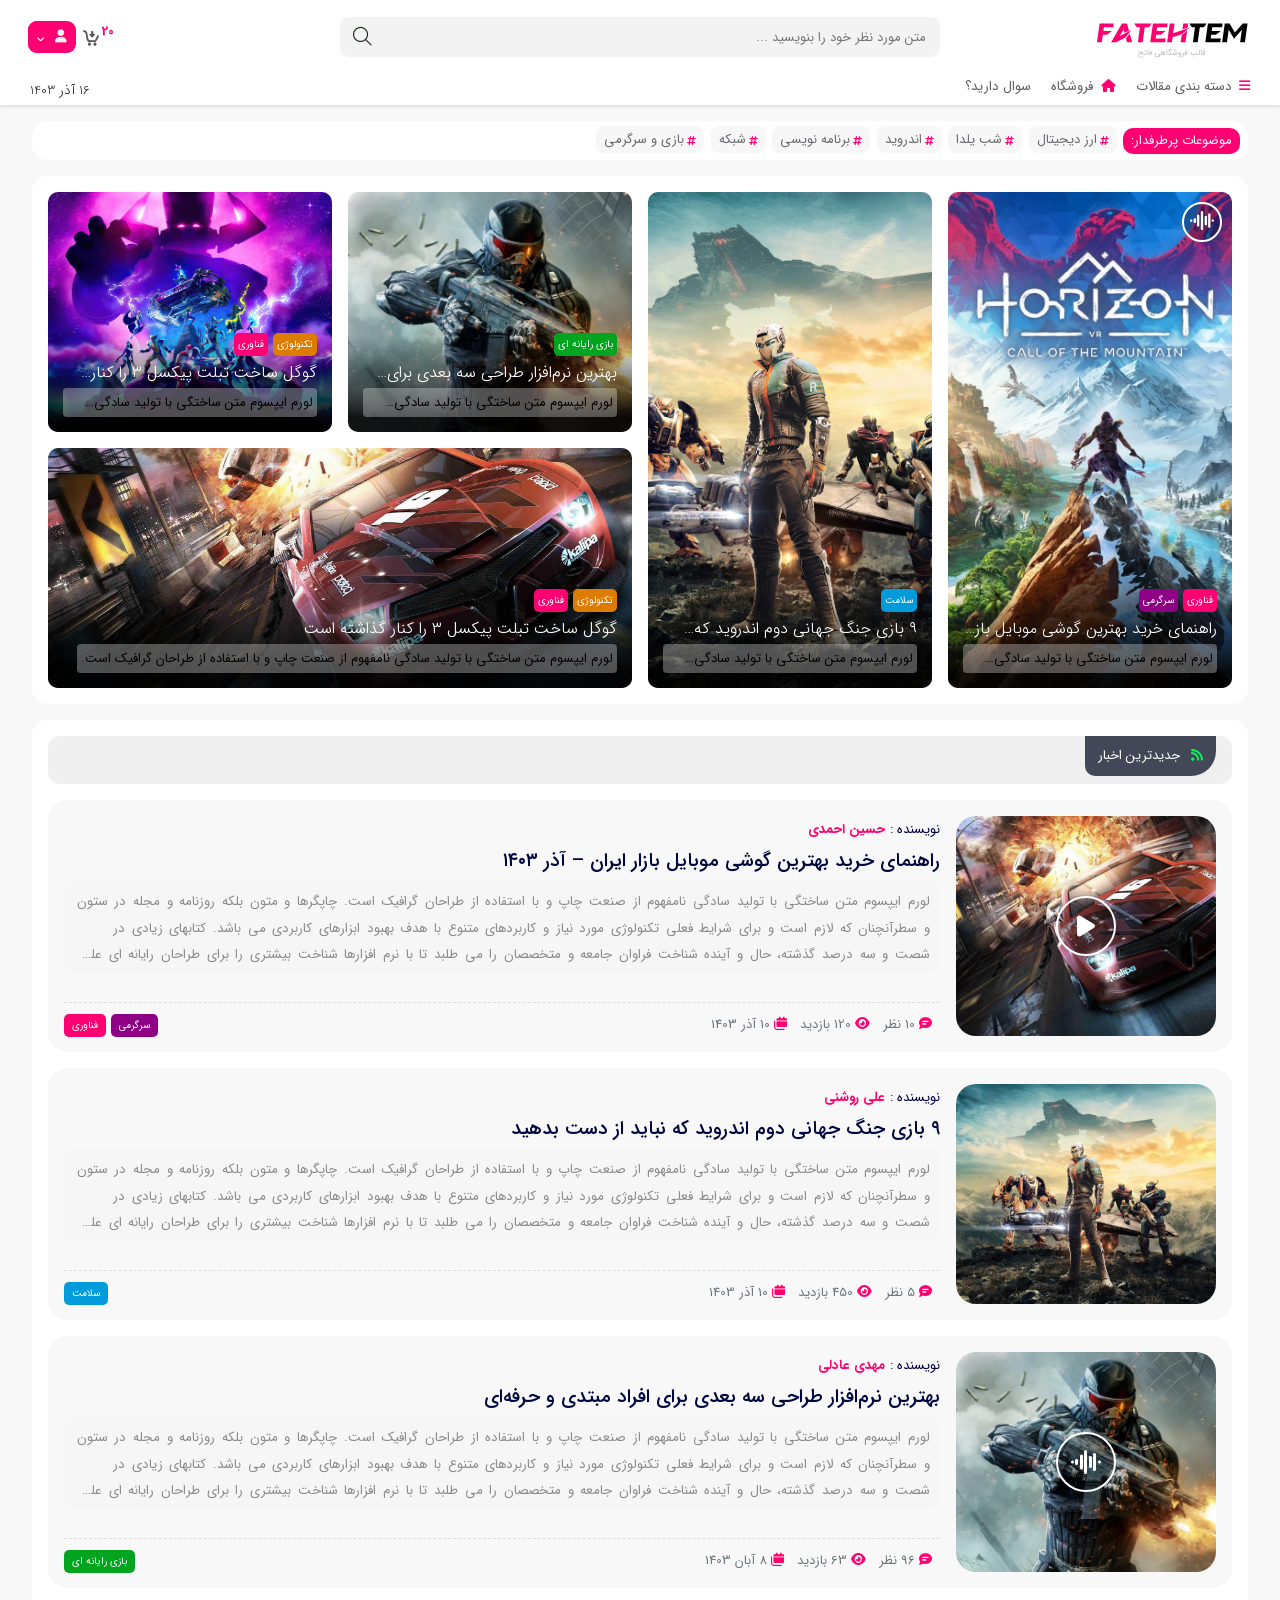
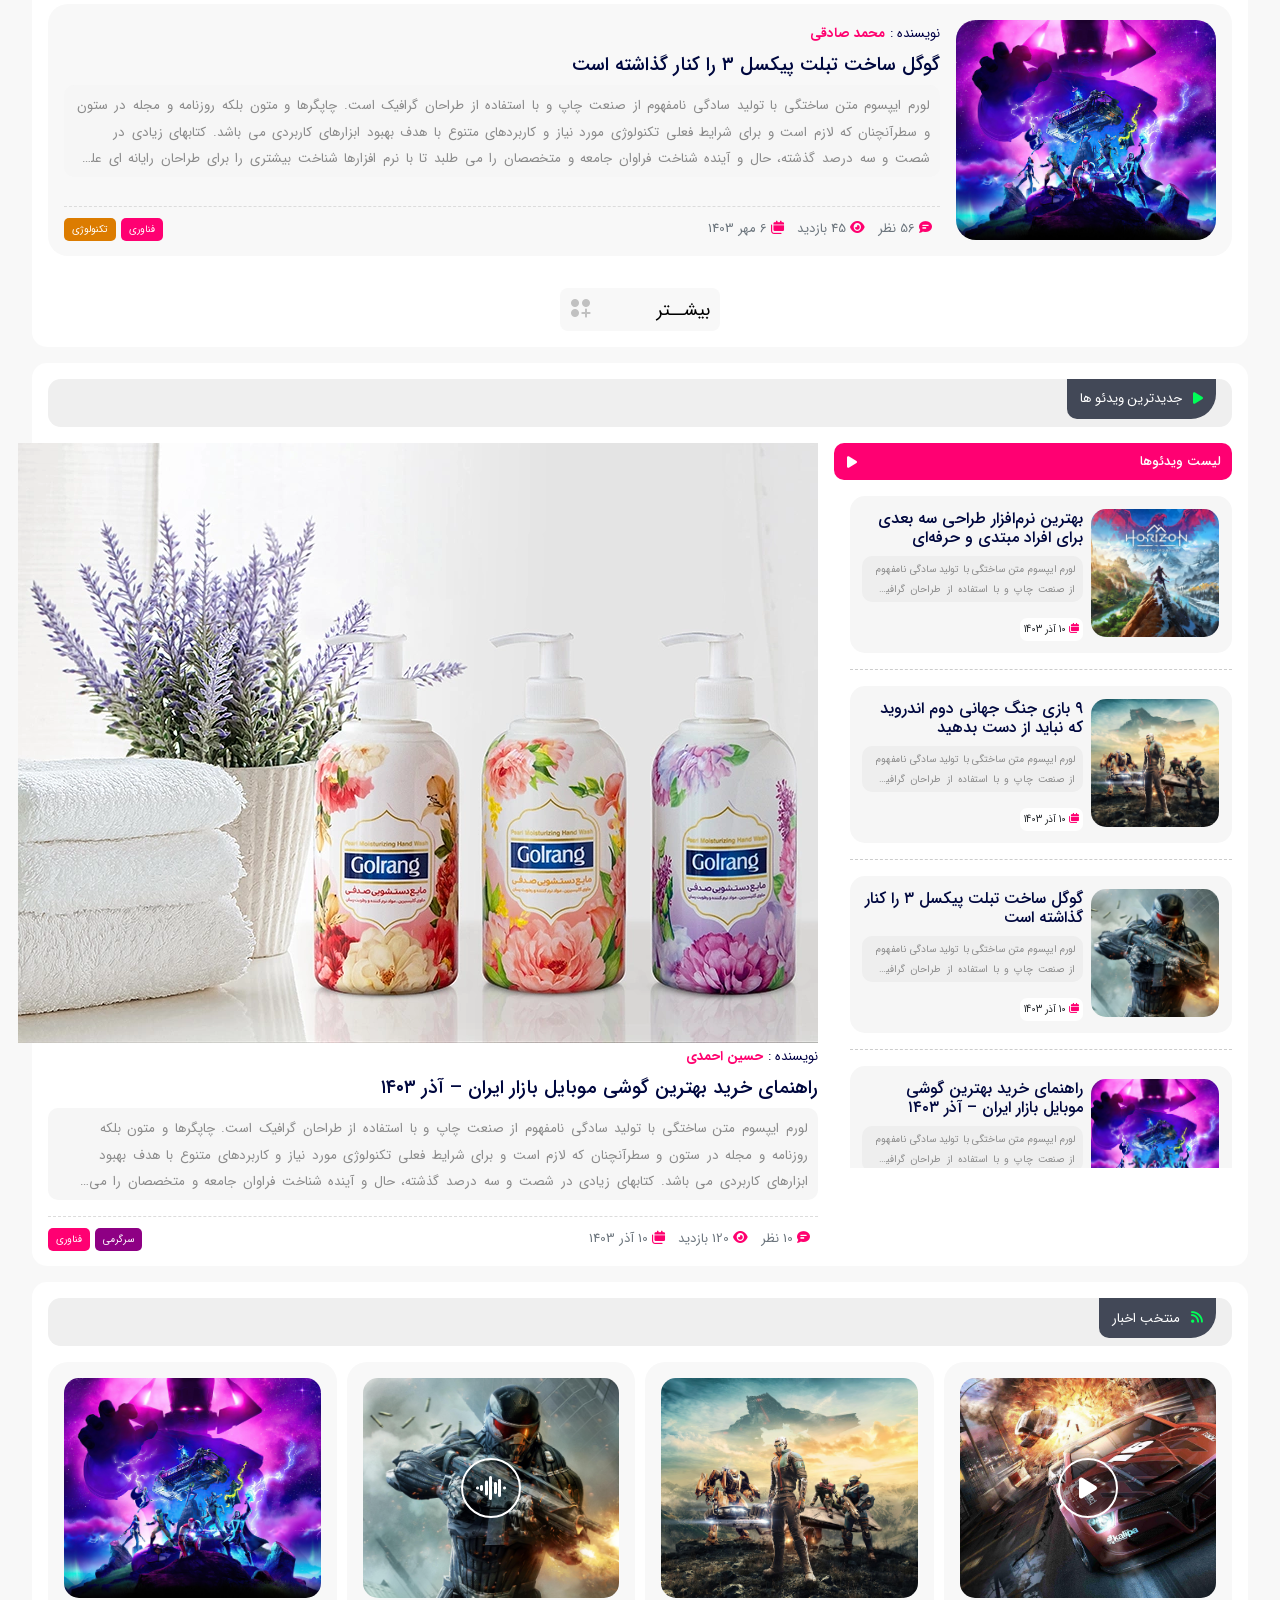
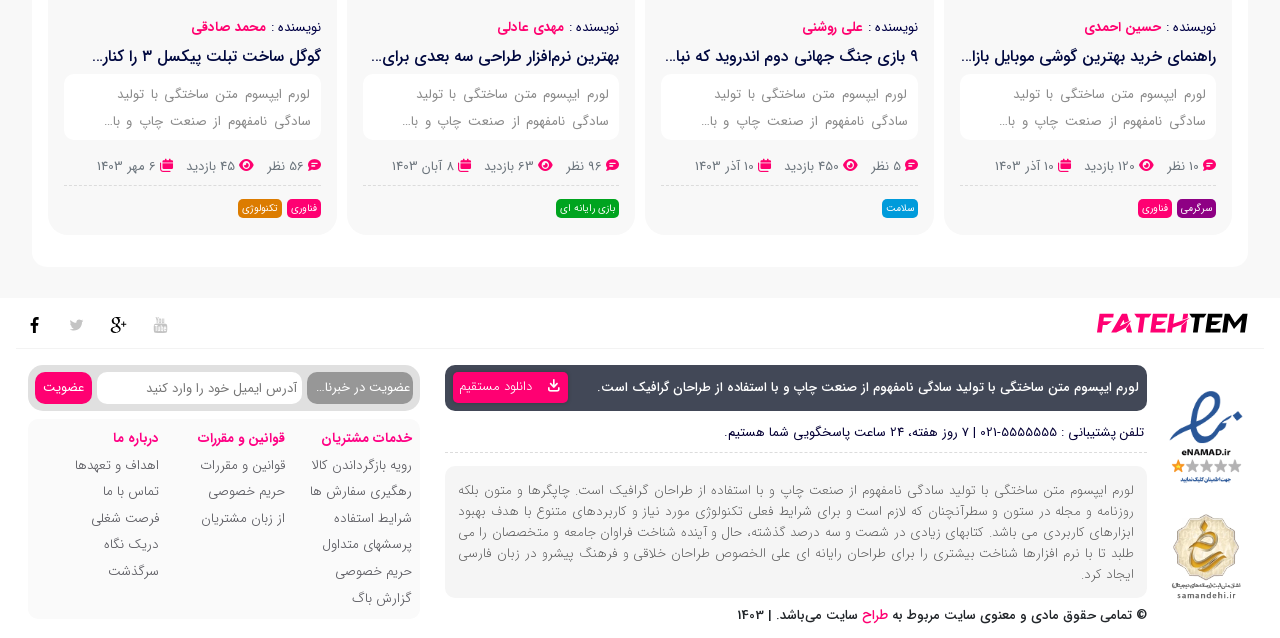
<file: blog.html>
<!DOCTYPE html>
<html lang="fa" dir="rtl">
<head>
    <title>مجله ProStore | مقالات و راهنمای خرید</title>
    <meta content="text/html; charset=utf-8" http-equiv="Content-Type" />
    <meta name="content-language" content="fa" />
    <meta name="viewport" content="width=device-width, initial-scale=1" />
    <meta name='robots' content='index, follow, max-image-preview:large, max-snippet:-1, max-video-preview:-1' />
    <meta name="keywords" content="ProStore، فروشگاه اینترنتی، خرید آنلاین، محصولات دیجیتال" />
    <meta name="description" content="در فروشگاه اینترنتی ProStore محصولات را بررسی کنید و تجربه خرید آنلاین آسان‌تری داشته باشید." />
    <meta name="fontiran.com:license" content="HU4G5">
    <link href="css/bootstrap.min.css" rel="stylesheet" type="text/css" />
    <link href="css/fontawesome.css" rel="stylesheet" type="text/css" >
    <link href="css/solid.css" rel="stylesheet" type="text/css" >
    <link href="css/light.css" rel="stylesheet" type="text/css" >
    <link  href="css/swiper.min.css" rel="stylesheet">
    <link href="css/WhiteTheme.css?v=1.2" rel="stylesheet" type="text/css" >
    <script src="js/jquery-3.5.1.min.js"></script>
    <script src="js/swiper.min.js"></script>
    <script src="js/general.js?v=1.2"></script>
    <script src="js/blog.js?v=1.2"></script>
</head>
<body>
<header>
    <div class="container-fluid">
        <div class="row md-view-searchUserCart">
            <div class="col-md-3  logo">
                <div>
                    <a href="index.html">
                        <img class="logoimgMD" src="css/images/fatehlogo.svg"/>
                    </a>
                </div>
            </div>
            <div class="col-md-6  searchArea " >
                <div class="searchBox">
                    <ul>
                        <li class="txt">
                            <input class="srch-input" placeholder="متن مورد نظر خود را بنویسید ..." type="text" />
                        </li>
                        <li class="btn">
                            <a><i class="fa-light fa-magnifying-glass btnsearch"></i></a>
                        </li>
                    </ul>
                </div>
            </div>
            <div class="col-md-3  user-cart ">
                <div class="u-c">
                    <ul>
                        <li class="user" onclick="toggleMenuProfile(); return false;">
                            <a href="profile.html" title="حسین خوش آمدید">
                                <div class="nameUser">
                                    <i class="fa-solid fa-user"></i>
                                </div>
                                <div class="arrowDown">
                                    <i class="fa-solid fa-angle-down"></i>
                                </div>
                            </a>
                        </li>
                        <li class="cart" onmouseover="OverlayMenu();" onmouseout="OverlayMenu();">
                            <a href="cart.html">
                                <div class="crcle">20</div>
                                <img src="css/images/cart.svg"/>
                            </a>
                            <div class="sec-drpdwn-Cart">
                                <div class="numberCartItem">
                                    <span>سبد کالای شما</span>
                                </div>
                                <div class="listCartItem">
                                    <div class="row cartItem">
                                        <div class="col-md-12 col-sm-12 col-12 sec-rem-imgpro">
                                            <div class="sec-imageProduct">
                                                <div>
                                                    <img class="img-p-cart" src="css/images/product4.webp">
                                                </div>
                                                <div class="brand">
                                                    <img src="css/images/daewoo-brand.jpg" >
                                                </div>
                                                <div class="counter-cart">
                                                    <ul>
                                                        <li class="btnPlus-cart"><i class="fa-light fa-plus"></i></li>
                                                        <li class="number-cartItems">1</li>
                                                        <li class="btnMinus-cart"><i class="fa-solid fa-trash-can"></i></li>
                                                    </ul>
                                                </div>
                                            </div>
                                            <div class="info-p-cart">
                                                <ul>
                                                    <li class="name-p-cart">
                                                        <span class="n-full">گوشی موبایل سامسونگ مدل Galaxy A14 دو سیم کارت ظرفیت 64 گیگابایت و رم 4 گیگابایت - ویتنام</span>
                                                        <span class="n-desc">Samsung Galaxy A14 Dual SIM 64GB And 4GB RAM Mobile Phone - Vietnam</span>
                                                    </li>
                                                    <li class="transport">
                                                        <span>ارسال رایگان</span>
                                                    </li>
                                                    <li class="img-timer-amazing">
                                                        <div class="img-amazing">
                                                            <img src="css/images/IncredibleOffer-red1.svg">
                                                        </div>
                                                        <div class="timer">
                                                            <span class="ti">12 : 34 : 26</span>
                                                        </div>
                                                    </li>
                                                    <li class="cntSize-p-cart">
                                                        <div><span class="c-c">گارانتی:</span> <i class="fa-solid  fa-shield-check"></i>  <span class="c-v">مهر گستر</span></div>
                                                    </li>
                                                    <li class="color-cart">
                                                        <span>رنگ :</span>
                                                        <ul class="lst-ColorText">
                                                            <li class="active"><span class="red"></span><span>قرمز</span></li>
                                                        </ul>
                                                    </li>
                                                    <li>
                                                        <div class="discount-price">
                                                            <div class="discount">
                                                                <span>10%</span>
                                                            </div>
                                                            <div class="total">
                                                                <div class="total-old">
                                                                    <span class="number-price">9,500,000</span>
                                                                </div>
                                                                <span class="number-price">8,600,000</span>
                                                                <span class="currency-price">تومان</span>
                                                            </div>
                                                        </div>
                                                    </li>

                                                </ul>
                                            </div>
                                        </div>
                                    </div>
                                    <hr>
                                    <div class="row cartItem">
                                        <div class="col-md-12 col-sm-12 col-12 sec-rem-imgpro">
                                            <div class="sec-imageProduct">
                                                <div>
                                                    <img class="img-p-cart" src="css/images/product1.webp">
                                                </div>
                                                <div class="brand">
                                                    <img src="css/images/kingstar-brand.png" >
                                                </div>
                                                <div class="counter-cart">
                                                    <ul>
                                                        <li class="btnPlus-cart"><i class="fa-light fa-plus"></i></li>
                                                        <li class="number-cartItems">1</li>
                                                        <li class="btnMinus-cart"><i class="fa-solid fa-trash-can"></i></li>
                                                    </ul>
                                                </div>
                                            </div>
                                            <div class="info-p-cart">
                                                <ul>
                                                    <li class="name-p-cart">
                                                        <span class="n-full">گوشی موبایل سامسونگ مدل Galaxy A14 دو سیم کارت ظرفیت 64 گیگابایت و رم 4 گیگابایت - ویتنام</span>
                                                        <span class="n-desc">Samsung Galaxy A14 Dual SIM 64GB And 4GB RAM Mobile Phone - Vietnam</span>
                                                    </li>
                                                    <li class="transport">
                                                        <span>ارسال رایگان</span>
                                                    </li>
                                                    <li class="img-timer-amazing">
                                                        <div class="img-amazing">
                                                            <img src="css/images/IncredibleOffer-red1.svg">
                                                        </div>
                                                        <div class="timer">
                                                            <span class="ti">12 : 34 : 26</span>
                                                        </div>
                                                    </li>
                                                    <li class="cntSize-p-cart">
                                                        <div><span class="c-c">گارانتی:</span> <i class="fa-solid  fa-shield-check"></i>  <span class="c-v">مهر گستر</span></div>
                                                    </li>
                                                    <li class="color-cart">
                                                        <span>رنگ :</span>
                                                        <ul class="lst-ColorText">
                                                            <li class="active"><span class="blue"></span><span>آبی</span></li>
                                                        </ul>
                                                    </li>
                                                    <li>
                                                        <div class="discount-price">
                                                            <div class="discount">
                                                                <span>10%</span>
                                                            </div>
                                                            <div class="total">
                                                                <div class="total-old">
                                                                    <span class="number-price">9,500,000</span>
                                                                </div>
                                                                <span class="number-price">8,600,000</span>
                                                                <span class="currency-price">تومان</span>
                                                            </div>
                                                        </div>
                                                    </li>
                                                </ul>
                                            </div>
                                        </div>
                                    </div>
                                    <hr>
                                    <div class="row cartItem">
                                        <div class="col-md-12 col-sm-12 col-12 sec-rem-imgpro">
                                            <div class="sec-imageProduct">
                                                <div>
                                                    <img class="img-p-cart" src="css/images/product6.webp">
                                                </div>
                                                <div class="brand">
                                                    <img src="css/images/lg-brand.webp" >
                                                </div>
                                                <div class="counter-cart">
                                                    <ul>
                                                        <li class="btnPlus-cart"><i class="fa-light fa-plus"></i></li>
                                                        <li class="number-cartItems">1</li>
                                                        <li class="btnMinus-cart"><i class="fa-solid fa-trash-can"></i></li>
                                                    </ul>
                                                </div>
                                            </div>
                                            <div class="info-p-cart">
                                                <ul>
                                                    <li class="name-p-cart">
                                                        <span class="n-full">گوشی موبایل سامسونگ مدل Galaxy A14 دو سیم کارت ظرفیت 64 گیگابایت و رم 4 گیگابایت - ویتنام</span>
                                                        <span class="n-desc">Samsung Galaxy A14 Dual SIM 64GB And 4GB RAM Mobile Phone - Vietnam</span>
                                                    </li>
                                                    <li class="transport">
                                                        <span>ارسال رایگان</span>
                                                    </li>
                                                    <li class="cntSize-p-cart">
                                                        <div><span class="c-c">گارانتی:</span> <i class="fa-solid  fa-shield-check"></i>  <span class="c-v">مهر گستر</span></div>
                                                    </li>
                                                    <li class="color-cart">
                                                        <span>رنگ :</span>
                                                        <ul class="lst-ColorText">
                                                            <li class="active"><span class="green"></span><span>سبز</span></li>
                                                        </ul>
                                                    </li>
                                                    <li>
                                                        <div class="discount-price">
                                                            <div class="discount">
                                                                <span>10%</span>
                                                            </div>
                                                            <div class="total">
                                                                <div class="total-old">
                                                                    <span class="number-price">9,500,000</span>
                                                                </div>
                                                                <span class="number-price">8,600,000</span>
                                                                <span class="currency-price">تومان</span>
                                                            </div>
                                                        </div>
                                                    </li>
                                                </ul>
                                            </div>
                                        </div>
                                    </div>
                                </div>
                                <div class="priceCartItem">
                                    <div class="prc-order">
                                        <span class="lbl-price">قابل پرداخت:</span>
                                        <span class="number-price">1,250,000 تومان</span>
                                    </div>
                                    <div class="btn-order"><a class="btnRegOrder"><span> ثبت سفارش</span></a></div>
                                </div>
                            </div>
                        </li>
                    </ul>
                    <div class="sec-mnu-Profile d-none">
                        <ul class="mnu-Drpdown">
                            <li>
                                <a href="profile.html">
                                    <span class="ico-drpdwn-Profile"><i class="fa-solid fa-user"></i></span>
                                    <span>پروفایل کاربر</span>
                                </a>
                            </li>
                            <li>
                                <a>
                                    <span class="ico-drpdwn-Profile"> <img src="css/images/cart-red.svg" /></span>
                                    <span>سفارشهای من</span>
                                </a>
                            </li>
                            <li>
                                <a>
                                    <span class="ico-drpdwn-Profile"><i class="fa-solid fa-bell"></i></span>
                                    <span>پیامهای من</span>
                                </a>
                            </li>
                            <li>
                                <a>
                                    <span class="ico-drpdwn-Profile"><i class="fa-solid fa-power-off"></i></span>
                                    <span>خروج از حساب</span>
                                </a>
                            </li>
                        </ul>
                    </div>
                </div>
            </div>
        </div>
        <div class="row sm-view-searchUserCart">
            <div class="col-sm-12 col-12 logo" >
                <div class="mnu col-1">
                    <a title="امکانات" onclick="showSidebar();"> <i class="fa-light fa-bars mnuMain"></i></a>
                </div>
                <div class="lgo col-10">
                    <a href="index.html">
                        <img class="logoimg"src="css/images/fatehlogo-sm.svg"/>
                    </a>
                </div>
                <div class="col-1 plce">
                    <a title="آدرس"> <i class="fa-light fa-location-crosshairs adrs"></i></a>
                </div>
            </div>
            <hr class="hr-logo-search" />
            <div class="col-sm-10 col-10 searchArea " >
                <div class="searchBox">
                    <ul>
                        <li class="txt">
                            <input class="srch-input" placeholder="متن مورد نظر خود را بنویسید ..." type="text" />
                        </li>
                        <li class="btn">
                            <a><i class="fa-light fa-magnifying-glass btnsearch"></i></a>
                        </li>
                    </ul>
                </div>
            </div>
            <div class="col-sm-2 col-2 user-cart ">
                <div class="u-c">
                    <ul>
                        <li class="user">
                            <a href="profile.html" title="حسین خوش آمدید">
                                <i class="fa-solid fa-user"></i>
                            </a>
                        </li>
                        <li class="cart">
                            <a href="cart.html">
                                <div class="crcle">20</div>
                                <img src="css/images/cart.svg"/>
                            </a>
                        </li>
                    </ul>
                </div>
            </div>
        </div>
        <div class="row mainMenu" id="mnuHeader">
            <div class="col-md-12 n-h">
                <nav>
                    <ul class="navHeader">
                        <li class="nItem parent" onmouseover="OverlayMenu();" onmouseout="OverlayMenu();">
                            <span ><i class="fa-solid fa-bars icoCategories"></i> دسته بندی مقالات</span>
                            <div class="megaMenuCategoryBlog">
                                <div class="containerCategoriesMenu">
                                    <ul class="categoriesMenu">
                                        <li id="cat-1"  class="catItem" onmouseover="ItemHoverHandler(event)">
                                            <a href="blog.html"><i class="fa-solid fa-computer-speaker "></i><span>تکنولوژی و کالای دیجیتال</span></a>
                                        </li>
                                        <li id="cat-2" class="catItem" onmouseover="ItemHoverHandler(event)">
                                            <a href="search.html"><i class="fa-solid fa-gamepad-modern"></i><span>بازی و سرگرمی</span></a>
                                        </li>
                                        <li id="cat-3" class="catItem" onmouseover="ItemHoverHandler(event)">
                                            <a href="search.html"><i class="fa-solid fa-camera-movie"></i><span>هنر و کتاب</span></a>
                                        </li>
                                        <li id="cat-4" class="catItem" onmouseover="ItemHoverHandler(event)">
                                            <a href="search.html"><i class="fa-solid fa-shirt"></i><span>مد و پوشاک</span></a>
                                        </li>
                                        <li id="cat-5" class="catItem" onmouseover="ItemHoverHandler(event)">
                                            <a href="search.html"><i class="fa-solid fa-heart-pulse"></i> <span>زیبایی و سلامت</span></a>
                                        </li>
                                        <li id="cat-6" class="catItem" onmouseover="ItemHoverHandler(event)">
                                            <a href="search.html"><i class="fa-solid fa-pot-food"></i><span>آشپزی و تغذیه</span></a>
                                        </li>
                                        <li id="cat-8" class="catItem" onmouseover="ItemHoverHandler(event)">
                                            <a href="search.html"><i class="fa-solid fa-volleyball"></i><span>ورزش و سفر</span></a>
                                        </li>
                                    </ul>
                                </div>
                            </div>
                        </li>
                        <li class="nItem">
                            <a class="" href="index.html"><span><i class="fa-solid fa-home icoSidebar"></i>فروشگاه</span></a>
                        </li>
                        <li class="nItem">
                            <a class="" href="index.html">سوال دارید؟</a>
                        </li>
                    </ul>
                </nav>
                <div class="calendar">
                    <span>16 آذر 1403</span>
                </div>
            </div>
        </div>
    </div>
</header>
<div class="overlayMenu"></div>
<main>
<section class="hashtags">
    <span>موضوعات پرطرفدار:</span>
    <ul class="lst-hashtag">
        <li class="itm-hashtag"><a href="blog.html">
            <i class="fa-solid fa-hashtag"></i>
            <span>ارز دیجیتال</span>
        </a></li>
        <li class="itm-hashtag"><a href="blog.html">
            <i class="fa-solid fa-hashtag"></i>
            <span>شب یلدا</span>
        </a></li>
        <li class="itm-hashtag"><a href="blog.html">
            <i class="fa-solid fa-hashtag"></i>
            <span>اندروید</span>
        </a></li>
        <li class="itm-hashtag"><a href="blog.html">
            <i class="fa-solid fa-hashtag"></i>
            <span>برنامه نویسی</span>
        </a></li>
        <li class="itm-hashtag"><a href="blog.html">
            <i class="fa-solid fa-hashtag"></i>
            <span>شبکه</span>
        </a></li>
        <li class="itm-hashtag"><a href="blog.html">
            <i class="fa-solid fa-hashtag"></i>
            <span>بازی و سرگرمی</span>
        </a></li>
    </ul>
</section>
<section class="header-tiles section-blog">
    <article class="itm-news article">
        <a href="blog.html">
            <span><i class="fa-solid fa-waveform-lines"></i></span>
            <img class="news-img" src="css/images/img-article-1.jpg"/>
        </a>
        <div class="news-info">
            <div class="news-cat">
                <a class="itm-cat bg-red" href="blog.html">فناوری</a>
                <a class="itm-cat bg-purple" href="blog.html">سرگرمی</a>
            </div>
            <h2 class="news-title">
                <a href="blog.html">راهنمای خرید بهترین گوشی موبایل بازار ایران – آذر ۱۴۰۳</a>
            </h2>
            <div class="news-excerpt">لورم ایپسوم متن ساختگی با تولید سادگی نامفهوم از صنعت چاپ و با استفاده از طراحان گرافیک است.</div>
        </div>
    </article>
    <article class="itm-news article">
        <a href="blog.html">
            <img class="news-img" src="css/images/img-article-2.jpg"/>
        </a>
        <div class="news-info">
            <div class="news-cat">
                <a class="itm-cat bg-blue" href="blog.html">سلامت</a>
            </div>
            <h2 class="news-title">
                <a href="blog.html">۹ بازی جنگ جهانی دوم اندروید که نباید از دست بدهید</a>
            </h2>
            <div class="news-excerpt">لورم ایپسوم متن ساختگی با تولید سادگی نامفهوم از صنعت چاپ و با استفاده از طراحان گرافیک است.</div>
        </div>
    </article>
    <article class="itm-news article">
        <a href="blog.html">
            <img class="news-img" src="css/images/img-article-3.jpg"/>
        </a>
        <div class="news-info">
            <div class="news-cat">
                <a class="itm-cat bg-green" href="blog.html">بازی رایانه ای</a>
            </div>
            <h2 class="news-title">
                <a href="blog.html">بهترین نرم‌افزار‌ طراحی سه بعدی برای افراد مبتدی و حرفه‌ای</a>
            </h2>
            <div class="news-excerpt">لورم ایپسوم متن ساختگی با تولید سادگی نامفهوم از صنعت چاپ و با استفاده از طراحان گرافیک است.</div>
        </div>
    </article>
    <article class="itm-news article">
        <a href="blog.html">
            <img class="news-img" src="css/images/img-article-4.jpg"/>
        </a>
        <div class="news-info">
            <div class="news-cat">
                <a class="itm-cat bg-orange" href="blog.html">تکنولوژی</a>
                <a class="itm-cat bg-red" href="blog.html">فناوری</a>
            </div>
            <h2 class="news-title">
                <a href="blog.html">گوگل ساخت تبلت پیکسل ۳ را کنار گذاشته است</a>
            </h2>
            <div class="news-excerpt">لورم ایپسوم متن ساختگی با تولید سادگی نامفهوم از صنعت چاپ و با استفاده از طراحان گرافیک است.</div>
        </div>
    </article>
    <article class="itm-news article">
        <a href="blog.html">
            <img class="news-img" src="css/images/img-article-5.jpg"/>
        </a>
        <div class="news-info">
            <div class="news-cat">
                <a class="itm-cat bg-orange" href="blog.html">تکنولوژی</a>
                <a class="itm-cat bg-red" href="blog.html">فناوری</a>
            </div>
            <h2 class="news-title">
                <a href="blog.html">گوگل ساخت تبلت پیکسل ۳ را کنار گذاشته است</a>
            </h2>
            <div class="news-excerpt">لورم ایپسوم متن ساختگی با تولید سادگی نامفهوم از صنعت چاپ و با استفاده از طراحان گرافیک است.</div>
        </div>
    </article>
</section>
<section class="new-articles section-blog">
    <div class="header">
        <div>
            <i class="fa-solid fa-rss"></i>
            <span>جدیدترین اخبار</span>
        </div>
    </div>
    <div class="body">
          <article class="itm-news-row">
                 <div class="img-news-row">
                     <a href="blog.html">
                         <span><i class="fa-solid fa-play"></i></span>
                         <img src="css/images/img-article-5.jpg">
                     </a>
                 </div>
                 <div class="content-news-row">
                     <div class="header-content-author">
                         <div class="author-name">
                             <span class="cap">نویسنده :</span>
                             <span>حسین احمدی</span>
                         </div>
                         <a href="blog.html"><h2>راهنمای خرید بهترین گوشی موبایل بازار ایران – آذر ۱۴۰۳</h2></a>
                         <p>لورم ایپسوم متن ساختگی با تولید سادگی نامفهوم از صنعت چاپ و با استفاده از طراحان گرافیک است. چاپگرها و متون بلکه روزنامه و مجله در ستون و سطرآنچنان که لازم است و برای شرایط فعلی تکنولوژی مورد نیاز و کاربردهای متنوع با هدف بهبود ابزارهای کاربردی می باشد. کتابهای زیادی در شصت و سه درصد گذشته، حال و آینده شناخت فراوان جامعه و متخصصان را می طلبد تا با نرم افزارها شناخت بیشتری را برای طراحان رایانه ای علی الخصوص طراحان خلاقی و فرهنگ پیشرو در زبان فارسی ایجاد کرد.</p>
                         <div class="cv-sm">
                             <div class="comment-count"><i class="fa-solid fa-comment-lines"></i><span>10 نظر</span></div>
                             <div class="view-count"><i class="fa-solid fa-eye"></i><span>120 بازدید</span></div>
                             <div class="date"><i class="fa-solid fa-calendars"></i><span>10 آذر 1403</span></div>
                         </div>
                     </div>
                     <div class="cat-date-cv">
                         <div class="cv">
                             <div class="comment-count"><i class="fa-solid fa-comment-lines"></i><span>10 نظر</span></div>
                             <div class="view-count"><i class="fa-solid fa-eye"></i><span>120 بازدید</span></div>
                             <div class="date"><i class="fa-solid fa-calendars"></i><span>10 آذر 1403</span></div>
                         </div>
                         <div class="cat">
                             <a class="itm-cat bg-purple" href="blog.html">سرگرمی</a>
                             <a class="itm-cat bg-red" href="blog.html">فناوری</a>
                         </div>
                     </div>
                 </div>
          </article>
          <article class="itm-news-row">
            <div class="img-news-row">
                <a href="blog.html">
                    <img src="css/images/img-article-2.jpg">
                </a>
            </div>
            <div class="content-news-row">
                <div class="header-content-author">
                    <div class="author-name">
                        <span class="cap">نویسنده :</span>
                        <span>علی روشنی</span>
                    </div>
                    <a href="blog.html"><h2>۹ بازی جنگ جهانی دوم اندروید که نباید از دست بدهید</h2></a>
                    <p>لورم ایپسوم متن ساختگی با تولید سادگی نامفهوم از صنعت چاپ و با استفاده از طراحان گرافیک است. چاپگرها و متون بلکه روزنامه و مجله در ستون و سطرآنچنان که لازم است و برای شرایط فعلی تکنولوژی مورد نیاز و کاربردهای متنوع با هدف بهبود ابزارهای کاربردی می باشد. کتابهای زیادی در شصت و سه درصد گذشته، حال و آینده شناخت فراوان جامعه و متخصصان را می طلبد تا با نرم افزارها شناخت بیشتری را برای طراحان رایانه ای علی الخصوص طراحان خلاقی و فرهنگ پیشرو در زبان فارسی ایجاد کرد.</p>
                    <div class="cv-sm">
                        <div class="comment-count"><i class="fa-solid fa-comment-lines"></i><span>5 نظر</span></div>
                        <div class="view-count"><i class="fa-solid fa-eye"></i><span>450 بازدید</span></div>
                        <div class="date"><i class="fa-solid fa-calendars"></i><span>10 آذر 1403</span></div>
                    </div>
                </div>
                <div class="cat-date-cv">
                    <div class="cv">
                        <div class="comment-count"><i class="fa-solid fa-comment-lines"></i><span>5 نظر</span></div>
                        <div class="view-count"><i class="fa-solid fa-eye"></i><span>450 بازدید</span></div>
                        <div class="date"><i class="fa-solid fa-calendars"></i><span>10 آذر 1403</span></div>
                    </div>
                    <div class="cat">
                        <a class="itm-cat bg-blue" href="blog.html">سلامت</a>
                    </div>
                </div>
            </div>
        </article>
          <article class="itm-news-row">
            <div class="img-news-row">
                <a href="blog.html">
                    <span><i class="fa-solid fa-waveform-lines"></i></span>
                    <img src="css/images/img-article-3.jpg">
                </a>
            </div>
            <div class="content-news-row">
                <div class="header-content-author">
                    <div class="author-name">
                        <span class="cap">نویسنده :</span>
                        <span>مهدی عادلی</span>
                    </div>
                    <a href="blog.html"><h2>بهترین نرم‌افزار‌ طراحی سه بعدی برای افراد مبتدی و حرفه‌ای</h2></a>
                    <p>لورم ایپسوم متن ساختگی با تولید سادگی نامفهوم از صنعت چاپ و با استفاده از طراحان گرافیک است. چاپگرها و متون بلکه روزنامه و مجله در ستون و سطرآنچنان که لازم است و برای شرایط فعلی تکنولوژی مورد نیاز و کاربردهای متنوع با هدف بهبود ابزارهای کاربردی می باشد. کتابهای زیادی در شصت و سه درصد گذشته، حال و آینده شناخت فراوان جامعه و متخصصان را می طلبد تا با نرم افزارها شناخت بیشتری را برای طراحان رایانه ای علی الخصوص طراحان خلاقی و فرهنگ پیشرو در زبان فارسی ایجاد کرد.</p>
                    <div class="cv-sm">
                        <div class="comment-count"><i class="fa-solid fa-comment-lines"></i><span>96 نظر</span></div>
                        <div class="view-count"><i class="fa-solid fa-eye"></i><span>63 بازدید</span></div>
                        <div class="date"><i class="fa-solid fa-calendars"></i><span>8 آبان 1403</span></div>
                    </div>
                </div>
                <div class="cat-date-cv">
                    <div class="cv">
                        <div class="comment-count"><i class="fa-solid fa-comment-lines"></i><span>96 نظر</span></div>
                        <div class="view-count"><i class="fa-solid fa-eye"></i><span>63 بازدید</span></div>
                        <div class="date"><i class="fa-solid fa-calendars"></i><span>8 آبان 1403</span></div>
                    </div>
                    <div class="cat">
                        <a class="itm-cat bg-green" href="blog.html">بازی رایانه ای</a>
                    </div>
                </div>
            </div>
        </article>
          <article class="itm-news-row">
            <div class="img-news-row">
                <a href="blog.html">
                    <img src="css/images/img-article-4.jpg">
                </a>
            </div>
            <div class="content-news-row">
                <div class="header-content-author">
                    <div class="author-name">
                        <span class="cap">نویسنده :</span>
                        <span>محمد صادقی</span>
                    </div>
                    <a href="blog.html"><h2>گوگل ساخت تبلت پیکسل ۳ را کنار گذاشته است</h2></a>
                    <p>لورم ایپسوم متن ساختگی با تولید سادگی نامفهوم از صنعت چاپ و با استفاده از طراحان گرافیک است. چاپگرها و متون بلکه روزنامه و مجله در ستون و سطرآنچنان که لازم است و برای شرایط فعلی تکنولوژی مورد نیاز و کاربردهای متنوع با هدف بهبود ابزارهای کاربردی می باشد. کتابهای زیادی در شصت و سه درصد گذشته، حال و آینده شناخت فراوان جامعه و متخصصان را می طلبد تا با نرم افزارها شناخت بیشتری را برای طراحان رایانه ای علی الخصوص طراحان خلاقی و فرهنگ پیشرو در زبان فارسی ایجاد کرد.</p>
                    <div class="cv-sm">
                        <div class="comment-count"><i class="fa-solid fa-comment-lines"></i><span>56 نظر</span></div>
                        <div class="view-count"><i class="fa-solid fa-eye"></i><span>45 بازدید</span></div>
                        <div class="date"><i class="fa-solid fa-calendars"></i><span>6 مهر 1403</span></div>
                    </div>
                </div>
                <div class="cat-date-cv">
                    <div class="cv">
                        <div class="comment-count"><i class="fa-solid fa-comment-lines"></i><span>56 نظر</span></div>
                        <div class="view-count"><i class="fa-solid fa-eye"></i><span>45 بازدید</span></div>
                        <div class="date"><i class="fa-solid fa-calendars"></i><span>6 مهر 1403</span></div>
                    </div>
                    <div class="cat">
                        <a class="itm-cat bg-red" href="blog.html">فناوری</a>
                        <a class="itm-cat bg-orange" href="blog.html">تکنولوژی</a>
                    </div>
                </div>
            </div>
        </article>
          <div class="browseSection">
                <div class="btnBrowse">
                    <a href="blog.html">
                        <ul>
                            <li class="ico-browse"><i class="fa-solid fa-grid-round-2-plus"></i></li>
                            <li class="txt-browse"><span>بیشــتر</span></li>
                        </ul>
                    </a>
                </div>
            </div>
    </div>
</section>
<section class="video-articles section-blog">
    <div class="header">
        <div>
            <i class="fa-solid fa-play"></i>
            <span>جدیدترین ویدئو ها</span>
        </div>
    </div>
    <div class="body">
        <div class="lst-videos">
            <div class="header">
                <h3>
                    <span>لیست ویدئوها</span>
                </h3>
                <i class="fa-solid fa-play"></i>
            </div>
            <div class="videos">
                <article class="itm-video">
                       <div class="img-video">
                           <img src="css/images/img-article-1.jpg">
                       </div>
                       <div class="content-video">
                           <div class="header-content">
                               <h3>بهترین نرم‌افزار‌ طراحی سه بعدی برای افراد مبتدی و حرفه‌ای</h3>
                               <p>لورم ایپسوم متن ساختگی با تولید سادگی نامفهوم از صنعت چاپ و با استفاده از طراحان گرافیک است. چاپگرها و متون بلکه روزنامه و مجله در ستون و سطرآنچنان که لازم است و برای شرایط فعلی تکنولوژی مورد نیاز و کاربردهای متنوع با هدف بهبود ابزارهای کاربردی می باشد. کتابهای زیادی در شصت و سه درصد گذشته، حال و آینده شناخت فراوان جامعه و متخصصان را می طلبد تا با نرم افزارها شناخت بیشتری را برای طراحان رایانه ای علی الخصوص طراحان خلاقی و فرهنگ پیشرو در زبان فارسی ایجاد کرد.</p>
                           </div>
                           <div class="d-c">
                               <div class="date">
                                   <i class="fa-solid fa-calendars"></i>
                                   <span>10 آذر 1403</span>
                               </div>
                           </div>
                       </div>
                </article>
                <hr />
                <article class="itm-video">
                    <div class="img-video">
                        <img src="css/images/img-article-2.jpg">
                    </div>
                    <div class="content-video">
                        <div class="header-content">
                            <h3>۹ بازی جنگ جهانی دوم اندروید که نباید از دست بدهید</h3>
                            <p>لورم ایپسوم متن ساختگی با تولید سادگی نامفهوم از صنعت چاپ و با استفاده از طراحان گرافیک است. چاپگرها و متون بلکه روزنامه و مجله در ستون و سطرآنچنان که لازم است و برای شرایط فعلی تکنولوژی مورد نیاز و کاربردهای متنوع با هدف بهبود ابزارهای کاربردی می باشد. کتابهای زیادی در شصت و سه درصد گذشته، حال و آینده شناخت فراوان جامعه و متخصصان را می طلبد تا با نرم افزارها شناخت بیشتری را برای طراحان رایانه ای علی الخصوص طراحان خلاقی و فرهنگ پیشرو در زبان فارسی ایجاد کرد.</p>
                        </div>
                        <div class="d-c">
                            <div class="date">
                                <i class="fa-solid fa-calendars"></i>
                                <span>10 آذر 1403</span>
                            </div>
                        </div>
                    </div>
                </article>
                <hr />
                <article class="itm-video">
                    <div class="img-video">
                        <img src="css/images/img-article-3.jpg">
                    </div>
                    <div class="content-video">
                        <div class="header-content">
                            <h3>گوگل ساخت تبلت پیکسل ۳ را کنار گذاشته است</h3>
                            <p>لورم ایپسوم متن ساختگی با تولید سادگی نامفهوم از صنعت چاپ و با استفاده از طراحان گرافیک است. چاپگرها و متون بلکه روزنامه و مجله در ستون و سطرآنچنان که لازم است و برای شرایط فعلی تکنولوژی مورد نیاز و کاربردهای متنوع با هدف بهبود ابزارهای کاربردی می باشد. کتابهای زیادی در شصت و سه درصد گذشته، حال و آینده شناخت فراوان جامعه و متخصصان را می طلبد تا با نرم افزارها شناخت بیشتری را برای طراحان رایانه ای علی الخصوص طراحان خلاقی و فرهنگ پیشرو در زبان فارسی ایجاد کرد.</p>
                        </div>
                        <div class="d-c">
                            <div class="date">
                                <i class="fa-solid fa-calendars"></i>
                                <span>10 آذر 1403</span>
                            </div>
                        </div>
                    </div>
                </article>
                <hr />
                <article class="itm-video">
                    <div class="img-video">
                        <img src="css/images/img-article-4.jpg">
                    </div>
                    <div class="content-video">
                        <div class="header-content">
                            <h3>راهنمای خرید بهترین گوشی موبایل بازار ایران – آذر ۱۴۰۳</h3>
                            <p>لورم ایپسوم متن ساختگی با تولید سادگی نامفهوم از صنعت چاپ و با استفاده از طراحان گرافیک است. چاپگرها و متون بلکه روزنامه و مجله در ستون و سطرآنچنان که لازم است و برای شرایط فعلی تکنولوژی مورد نیاز و کاربردهای متنوع با هدف بهبود ابزارهای کاربردی می باشد. کتابهای زیادی در شصت و سه درصد گذشته، حال و آینده شناخت فراوان جامعه و متخصصان را می طلبد تا با نرم افزارها شناخت بیشتری را برای طراحان رایانه ای علی الخصوص طراحان خلاقی و فرهنگ پیشرو در زبان فارسی ایجاد کرد.</p>
                        </div>
                        <div class="d-c">
                            <div class="date">
                                <i class="fa-solid fa-calendars"></i>
                                <span>10 آذر 1403</span>
                            </div>
                        </div>
                    </div>
                </article>
                <hr />
                <article class="itm-video">
                    <div class="img-video">
                        <img src="css/images/img-article-1.jpg">
                    </div>
                    <div class="content-video">
                        <div class="header-content">
                            <h3>بهترین نرم‌افزار‌ طراحی سه بعدی برای افراد مبتدی و حرفه‌ای</h3>
                            <p>لورم ایپسوم متن ساختگی با تولید سادگی نامفهوم از صنعت چاپ و با استفاده از طراحان گرافیک است. چاپگرها و متون بلکه روزنامه و مجله در ستون و سطرآنچنان که لازم است و برای شرایط فعلی تکنولوژی مورد نیاز و کاربردهای متنوع با هدف بهبود ابزارهای کاربردی می باشد. کتابهای زیادی در شصت و سه درصد گذشته، حال و آینده شناخت فراوان جامعه و متخصصان را می طلبد تا با نرم افزارها شناخت بیشتری را برای طراحان رایانه ای علی الخصوص طراحان خلاقی و فرهنگ پیشرو در زبان فارسی ایجاد کرد.</p>
                        </div>
                        <div class="d-c">
                            <div class="date">
                                <i class="fa-solid fa-calendars"></i>
                                <span>10 آذر 1403</span>
                            </div>
                        </div>
                    </div>
                </article>
                <hr />
                <article class="itm-video">
                    <div class="img-video">
                        <img src="css/images/img-article-2.jpg">
                    </div>
                    <div class="content-video">
                        <div class="header-content">
                            <h3>۹ بازی جنگ جهانی دوم اندروید که نباید از دست بدهید</h3>
                            <p>لورم ایپسوم متن ساختگی با تولید سادگی نامفهوم از صنعت چاپ و با استفاده از طراحان گرافیک است. چاپگرها و متون بلکه روزنامه و مجله در ستون و سطرآنچنان که لازم است و برای شرایط فعلی تکنولوژی مورد نیاز و کاربردهای متنوع با هدف بهبود ابزارهای کاربردی می باشد. کتابهای زیادی در شصت و سه درصد گذشته، حال و آینده شناخت فراوان جامعه و متخصصان را می طلبد تا با نرم افزارها شناخت بیشتری را برای طراحان رایانه ای علی الخصوص طراحان خلاقی و فرهنگ پیشرو در زبان فارسی ایجاد کرد.</p>
                        </div>
                        <div class="d-c">
                            <div class="date">
                                <i class="fa-solid fa-calendars"></i>
                                <span>10 آذر 1403</span>
                            </div>
                        </div>
                    </div>
                </article>
                <hr />
                <article class="itm-video">
                    <div class="img-video">
                        <img src="css/images/img-article-3.jpg">
                    </div>
                    <div class="content-video">
                        <div class="header-content">
                            <h3>گوگل ساخت تبلت پیکسل ۳ را کنار گذاشته است</h3>
                            <p>لورم ایپسوم متن ساختگی با تولید سادگی نامفهوم از صنعت چاپ و با استفاده از طراحان گرافیک است. چاپگرها و متون بلکه روزنامه و مجله در ستون و سطرآنچنان که لازم است و برای شرایط فعلی تکنولوژی مورد نیاز و کاربردهای متنوع با هدف بهبود ابزارهای کاربردی می باشد. کتابهای زیادی در شصت و سه درصد گذشته، حال و آینده شناخت فراوان جامعه و متخصصان را می طلبد تا با نرم افزارها شناخت بیشتری را برای طراحان رایانه ای علی الخصوص طراحان خلاقی و فرهنگ پیشرو در زبان فارسی ایجاد کرد.</p>
                        </div>
                        <div class="d-c">
                            <div class="date">
                                <i class="fa-solid fa-calendars"></i>
                                <span>10 آذر 1403</span>
                            </div>
                        </div>
                    </div>
                </article>
                <hr />
                <article class="itm-video">
                    <div class="img-video">
                        <img src="css/images/img-article-4.jpg">
                    </div>
                    <div class="content-video">
                        <div class="header-content">
                            <h3>راهنمای خرید بهترین گوشی موبایل بازار ایران – آذر ۱۴۰۳</h3>
                            <p>لورم ایپسوم متن ساختگی با تولید سادگی نامفهوم از صنعت چاپ و با استفاده از طراحان گرافیک است. چاپگرها و متون بلکه روزنامه و مجله در ستون و سطرآنچنان که لازم است و برای شرایط فعلی تکنولوژی مورد نیاز و کاربردهای متنوع با هدف بهبود ابزارهای کاربردی می باشد. کتابهای زیادی در شصت و سه درصد گذشته، حال و آینده شناخت فراوان جامعه و متخصصان را می طلبد تا با نرم افزارها شناخت بیشتری را برای طراحان رایانه ای علی الخصوص طراحان خلاقی و فرهنگ پیشرو در زبان فارسی ایجاد کرد.</p>
                        </div>
                        <div class="d-c">
                            <div class="date">
                                <i class="fa-solid fa-calendars"></i>
                                <span>10 آذر 1403</span>
                            </div>
                        </div>
                    </div>
                </article>
                <hr />
                <div class="browseSection">
                    <div class="btnBrowse">
                        <a href="blog.html">
                            <ul>
                                <li class="ico-browse"><i class="fa-solid fa-grid-round-2-plus"></i></li>
                                <li class="txt-browse"><span>بیشــتر</span></li>
                            </ul>
                        </a>
                    </div>
                </div>
            </div>
        </div>
        <div class="video-playing">
             <div class="player">
                 <img src="css/images/news1.webp" alt="تصویر مقاله راهنمای خرید گوشی موبایل" loading="lazy" />
             </div>
             <div class="content">
                 <div class="content-news-row">
                     <div class="header-content-author">
                         <div class="author-name">
                             <span class="cap">نویسنده :</span>
                             <span>حسین احمدی</span>
                         </div>
                         <a href="blog.html"><h2>راهنمای خرید بهترین گوشی موبایل بازار ایران – آذر ۱۴۰۳</h2></a>
                         <p>لورم ایپسوم متن ساختگی با تولید سادگی نامفهوم از صنعت چاپ و با استفاده از طراحان گرافیک است. چاپگرها و متون بلکه روزنامه و مجله در ستون و سطرآنچنان که لازم است و برای شرایط فعلی تکنولوژی مورد نیاز و کاربردهای متنوع با هدف بهبود ابزارهای کاربردی می باشد. کتابهای زیادی در شصت و سه درصد گذشته، حال و آینده شناخت فراوان جامعه و متخصصان را می طلبد تا با نرم افزارها شناخت بیشتری را برای طراحان رایانه ای علی الخصوص طراحان خلاقی و فرهنگ پیشرو در زبان فارسی ایجاد کرد.</p>
                     </div>
                     <div class="cat-date-cv">
                         <div class="cv">
                             <div class="comment-count"><i class="fa-solid fa-comment-lines"></i><span>10 نظر</span></div>
                             <div class="view-count"><i class="fa-solid fa-eye"></i><span>120 بازدید</span></div>
                             <div class="date"><i class="fa-solid fa-calendars"></i><span>10 آذر 1403</span></div>
                         </div>
                         <div class="cat">
                             <a class="itm-cat bg-purple" href="blog.html">سرگرمی</a>
                             <a class="itm-cat bg-red" href="blog.html">فناوری</a>
                         </div>
                     </div>
                 </div>
             </div>
        </div>
    </div>
</section>
<section class="selected-news section-blog">
        <div class="header">
            <div>
                <i class="fa-solid fa-rss"></i>
                <span>منتخب اخبار</span>
            </div>
        </div>
        <div class="body swiper-container selected-news-slider">
            <div class="swiper-wrapper">
                <article class="swiper-slide itm-news-row">
                    <div class="img-news-row">
                        <a href="blog.html">
                            <span><i class="fa-solid fa-play"></i></span>
                            <img src="css/images/img-article-5.jpg">
                        </a>
                    </div>
                    <div class="content-news-row">
                        <div class="header-content-author">
                            <div class="author-name">
                                <span class="cap">نویسنده :</span>
                                <span>حسین احمدی</span>
                            </div>
                            <a href="blog.html"><h2>راهنمای خرید بهترین گوشی موبایل بازار ایران – آذر ۱۴۰۳</h2></a>
                            <p>لورم ایپسوم متن ساختگی با تولید سادگی نامفهوم از صنعت چاپ و با استفاده از طراحان گرافیک است. چاپگرها و متون بلکه روزنامه و مجله در ستون و سطرآنچنان که لازم است و برای شرایط فعلی تکنولوژی مورد نیاز و کاربردهای متنوع با هدف بهبود ابزارهای کاربردی می باشد. کتابهای زیادی در شصت و سه درصد گذشته، حال و آینده شناخت فراوان جامعه و متخصصان را می طلبد تا با نرم افزارها شناخت بیشتری را برای طراحان رایانه ای علی الخصوص طراحان خلاقی و فرهنگ پیشرو در زبان فارسی ایجاد کرد.</p>
                            <div class="cv-sm">
                                <div class="comment-count"><i class="fa-solid fa-comment-lines"></i><span>10 نظر</span></div>
                                <div class="view-count"><i class="fa-solid fa-eye"></i><span>120 بازدید</span></div>
                                <div class="date"><i class="fa-solid fa-calendars"></i><span>10 آذر 1403</span></div>
                            </div>
                        </div>
                        <div class="cat-date-cv">
                            <div class="cat">
                                <a class="itm-cat bg-purple" href="blog.html">سرگرمی</a>
                                <a class="itm-cat bg-red" href="blog.html">فناوری</a>
                            </div>
                        </div>
                    </div>
                </article>
                <article class="swiper-slide itm-news-row">
                    <div class="img-news-row">
                        <a href="blog.html">
                            <img src="css/images/img-article-2.jpg">
                        </a>
                    </div>
                    <div class="content-news-row">
                        <div class="header-content-author">
                            <div class="author-name">
                                <span class="cap">نویسنده :</span>
                                <span>علی روشنی</span>
                            </div>
                            <a href="blog.html"><h2>۹ بازی جنگ جهانی دوم اندروید که نباید از دست بدهید</h2></a>
                            <p>لورم ایپسوم متن ساختگی با تولید سادگی نامفهوم از صنعت چاپ و با استفاده از طراحان گرافیک است. چاپگرها و متون بلکه روزنامه و مجله در ستون و سطرآنچنان که لازم است و برای شرایط فعلی تکنولوژی مورد نیاز و کاربردهای متنوع با هدف بهبود ابزارهای کاربردی می باشد. کتابهای زیادی در شصت و سه درصد گذشته، حال و آینده شناخت فراوان جامعه و متخصصان را می طلبد تا با نرم افزارها شناخت بیشتری را برای طراحان رایانه ای علی الخصوص طراحان خلاقی و فرهنگ پیشرو در زبان فارسی ایجاد کرد.</p>
                            <div class="cv-sm">
                                <div class="comment-count"><i class="fa-solid fa-comment-lines"></i><span>5 نظر</span></div>
                                <div class="view-count"><i class="fa-solid fa-eye"></i><span>450 بازدید</span></div>
                                <div class="date"><i class="fa-solid fa-calendars"></i><span>10 آذر 1403</span></div>
                            </div>
                        </div>
                        <div class="cat-date-cv">
                            <div class="cat">
                                <a class="itm-cat bg-blue" href="blog.html">سلامت</a>
                            </div>
                        </div>
                    </div>
                </article>
                <article class="swiper-slide itm-news-row">
                    <div class="img-news-row">
                        <a href="blog.html">
                            <span><i class="fa-solid fa-waveform-lines"></i></span>
                            <img src="css/images/img-article-3.jpg">
                        </a>
                    </div>
                    <div class="content-news-row">
                        <div class="header-content-author">
                            <div class="author-name">
                                <span class="cap">نویسنده :</span>
                                <span>مهدی عادلی</span>
                            </div>
                            <a href="blog.html"><h2>بهترین نرم‌افزار‌ طراحی سه بعدی برای افراد مبتدی و حرفه‌ای</h2></a>
                            <p>لورم ایپسوم متن ساختگی با تولید سادگی نامفهوم از صنعت چاپ و با استفاده از طراحان گرافیک است. چاپگرها و متون بلکه روزنامه و مجله در ستون و سطرآنچنان که لازم است و برای شرایط فعلی تکنولوژی مورد نیاز و کاربردهای متنوع با هدف بهبود ابزارهای کاربردی می باشد. کتابهای زیادی در شصت و سه درصد گذشته، حال و آینده شناخت فراوان جامعه و متخصصان را می طلبد تا با نرم افزارها شناخت بیشتری را برای طراحان رایانه ای علی الخصوص طراحان خلاقی و فرهنگ پیشرو در زبان فارسی ایجاد کرد.</p>
                            <div class="cv-sm">
                                <div class="comment-count"><i class="fa-solid fa-comment-lines"></i><span>96 نظر</span></div>
                                <div class="view-count"><i class="fa-solid fa-eye"></i><span>63 بازدید</span></div>
                                <div class="date"><i class="fa-solid fa-calendars"></i><span>8 آبان 1403</span></div>
                            </div>
                        </div>
                        <div class="cat-date-cv">
                            <div class="cat">
                                <a class="itm-cat bg-green" href="blog.html">بازی رایانه ای</a>
                            </div>
                        </div>
                    </div>
                </article>
                <article class="swiper-slide itm-news-row">
                    <div class="img-news-row">
                        <a href="blog.html">
                            <img src="css/images/img-article-4.jpg">
                        </a>
                    </div>
                    <div class="content-news-row">
                        <div class="header-content-author">
                            <div class="author-name">
                                <span class="cap">نویسنده :</span>
                                <span>محمد صادقی</span>
                            </div>
                            <a href="blog.html"><h2>گوگل ساخت تبلت پیکسل ۳ را کنار گذاشته است</h2></a>
                            <p>لورم ایپسوم متن ساختگی با تولید سادگی نامفهوم از صنعت چاپ و با استفاده از طراحان گرافیک است. چاپگرها و متون بلکه روزنامه و مجله در ستون و سطرآنچنان که لازم است و برای شرایط فعلی تکنولوژی مورد نیاز و کاربردهای متنوع با هدف بهبود ابزارهای کاربردی می باشد. کتابهای زیادی در شصت و سه درصد گذشته، حال و آینده شناخت فراوان جامعه و متخصصان را می طلبد تا با نرم افزارها شناخت بیشتری را برای طراحان رایانه ای علی الخصوص طراحان خلاقی و فرهنگ پیشرو در زبان فارسی ایجاد کرد.</p>
                            <div class="cv-sm">
                                <div class="comment-count"><i class="fa-solid fa-comment-lines"></i><span>56 نظر</span></div>
                                <div class="view-count"><i class="fa-solid fa-eye"></i><span>45 بازدید</span></div>
                                <div class="date"><i class="fa-solid fa-calendars"></i><span>6 مهر 1403</span></div>
                            </div>
                        </div>
                        <div class="cat-date-cv">
                            <div class="cat">
                                <a class="itm-cat bg-red" href="blog.html">فناوری</a>
                                <a class="itm-cat bg-orange" href="blog.html">تکنولوژی</a>
                            </div>
                        </div>
                    </div>
                </article>
                <article class="swiper-slide itm-news-row">
                    <div class="img-news-row">
                        <a href="blog.html">
                            <img src="css/images/img-article-1.jpg">
                        </a>
                    </div>
                    <div class="content-news-row">
                        <div class="header-content-author">
                            <div class="author-name">
                                <span class="cap">نویسنده :</span>
                                <span>محمد صادقی</span>
                            </div>
                            <a href="blog.html"><h2>گوگل ساخت تبلت پیکسل ۳ را کنار گذاشته است</h2></a>
                            <p>لورم ایپسوم متن ساختگی با تولید سادگی نامفهوم از صنعت چاپ و با استفاده از طراحان گرافیک است. چاپگرها و متون بلکه روزنامه و مجله در ستون و سطرآنچنان که لازم است و برای شرایط فعلی تکنولوژی مورد نیاز و کاربردهای متنوع با هدف بهبود ابزارهای کاربردی می باشد. کتابهای زیادی در شصت و سه درصد گذشته، حال و آینده شناخت فراوان جامعه و متخصصان را می طلبد تا با نرم افزارها شناخت بیشتری را برای طراحان رایانه ای علی الخصوص طراحان خلاقی و فرهنگ پیشرو در زبان فارسی ایجاد کرد.</p>
                            <div class="cv-sm">
                                <div class="comment-count"><i class="fa-solid fa-comment-lines"></i><span>56 نظر</span></div>
                                <div class="view-count"><i class="fa-solid fa-eye"></i><span>45 بازدید</span></div>
                                <div class="date"><i class="fa-solid fa-calendars"></i><span>6 مهر 1403</span></div>
                            </div>
                        </div>
                        <div class="cat-date-cv">
                            <div class="cat">
                                <a class="itm-cat bg-red" href="blog.html">فناوری</a>
                                <a class="itm-cat bg-orange" href="blog.html">تکنولوژی</a>
                            </div>
                        </div>
                    </div>
                </article>
            </div>
        </div>
    </section>
</main>
<aside class="mnuSidebar">
    <div class="row">
        <div class="col-10 lgo-mnu"> <img class="lgoMnu" src="css/images/fatehlogo-sm.svg"/></div>
        <div class="col-2 close-mnu">
            <a onclick="hideSidebar();">
                <i class="fa-solid fa-close"></i>
            </a>
        </div>
    </div>
    <ul class="mnu-main">
        <li>
            <a  class="" onclick="showSubMenuMain('subMnu-zone-1');"><span> <i class="fa-solid fa-bars icoSidebar"></i>دسته بندی مقالات</span><i class="fa-solid fa-chevron-left"></i></a>
            <div id="subMnu-zone-1" class="subMnu-zone d-none">
                <ul class="subMnu-Main">
                    <li>
                        <a href="blog.html">
                            <div>
                                <i class="fa-solid fa-solid fa-computer-speaker  icoSubMnuSidebar"></i>
                                <span>تکنولوزی و کالای دیجیتال</span>
                            </div>
                        </a>
                    </li>
                    <li>
                        <a href="blog.html">
                            <div>
                                <i class="fa-solid fa-gamepad-modern icoSubMnuSidebar"></i>
                                <span>بازی و سرگرمی</span>
                            </div>
                        </a>
                    </li>
                    <li>
                        <a href="blog.html">
                            <div>
                                <i class="fa-solid fa-camera-movie icoSubMnuSidebar"></i>
                                <span>هنر و کتاب</span>
                            </div>
                        </a>
                    </li>
                    <li>
                        <a href="blog.html">
                            <div>
                                <i class="fa-solid fa-shirt icoSubMnuSidebar"></i>
                                <span>مد و پوشاک</span>
                            </div>
                        </a>
                    </li>
                    <li>
                        <a href="blog.html">
                            <div>
                                <i class="fa-solid fa-heart-pulse icoSubMnuSidebar"></i>
                                <span>زیبایی و سلامت</span>
                            </div>
                        </a>
                    </li>
                    <li>
                        <a href="blog.html">
                            <div>
                                <i class="fa-solid fa-pot-food icoSubMnuSidebar"></i>
                                <span>آشپزی و تغذیه</span>
                            </div>
                        </a>
                    </li>
                    <li>
                        <a href="blog.html">
                            <div>
                                <i class="fa-solid fa-volleyball icoSubMnuSidebar"></i>
                                <span>ورزش و سفر</span>
                            </div>
                        </a>
                    </li>
                </ul>
            </div>
        </li>
        <li><a  href="index.html" class=""><span><i class="fa-solid fa-home icoSidebar"></i></i>فروشگاه</span><i class="fa-solid fa-chevron-left"></i></a></li>
        <li><a  href="index.html" class=""><span>سوالی دارید؟</span><i class="fa-solid fa-chevron-left"></i></a></li>
    </ul>
    <div class="mnu-help">
        <label class="help"> نیاز به راهنمایی دارید؟ </label>
        <a class="" href="tel:02188888888" title="ارتباط با فروشگاها">021-88888888</a>
    </div>
    <div class="mnu-Download">
        <a href="index.html">
            <div class="right"><i class="fa-solid fa-arrow-down-to-bracket fa-fw"></i></div>
            <div class="left"> <span>دانلود مستقیم</span><br/><span>Android App</span></div>
        </a>
    </div>
</aside>
<div class="shadowSidebar d-none" onclick="hideSidebar();"></div>
<footer>
    <div class="container-fluid">
        <div class="row md-view-footer">
            <div class="col-lg-12 col-md-12 col-sm-12 col-12 logo-social">
                <div class="lgoFooter">
                    <img src="css/images/fatehlogo-sm.svg">
                </div>
                <div class="socialNetworks">
                    <a href=""><img class="lgo-net" src="css/images/youtube.svg"></a>
                    <a href=""><img class="lgo-net" src="css/images/google-plus.svg"></a>
                    <a href=""><img class="lgo-net" src="css/images/twitter.svg"></a>
                    <a href=""><img class="lgo-net" src="css/images/facebook.svg"></a>
                </div>
            </div>
            <hr class="line-footer">
            <div class="col-lg-1 col-md-2 col-sm-12 col-12 enamd-samandehi">
                <img src="css/images/enamad.png">
                <img src="css/images/rezi.webp">
            </div>
            <div class="col-lg-7 col-md-5 col-sm-12 col-12 desc-copyright">
                <div class="downloadApp">
                    <div class="desc">
                        <div>لورم ایپسوم متن ساختگی با تولید سادگی نامفهوم از صنعت چاپ و با استفاده از طراحان گرافیک است.</div>
                    </div>
                    <div class="btndwn">
                        <div>
                            <a class="btnDownload">
                                <div class="right"><i class="fa-solid fa-arrow-down-to-bracket fa-fw"></i></div>
                                <div class="left"> <span>دانلود مستقیم</span></div>
                            </a>
                        </div>
                    </div>
                </div>
                <div class="call">
                    <span>تلفن پشتیبانی : 5555555-021   |   7 روز هفته، 24 ساعت پاسخگویی شما هستیم.</span>
                </div>
                <div class="desc-footer">
                    <p>لورم ایپسوم متن ساختگی با تولید سادگی نامفهوم از صنعت چاپ و با استفاده از طراحان گرافیک است. چاپگرها و متون بلکه روزنامه و مجله در ستون و سطرآنچنان که لازم است و برای شرایط فعلی تکنولوژی مورد نیاز و کاربردهای متنوع با هدف بهبود ابزارهای کاربردی می باشد. کتابهای زیادی در شصت و سه درصد گذشته، حال و آینده شناخت فراوان جامعه و متخصصان را می طلبد تا با نرم افزارها شناخت بیشتری را برای طراحان رایانه ای علی الخصوص طراحان خلاقی و فرهنگ پیشرو در زبان فارسی ایجاد کرد.</p>
                </div>
                <div class="copyright">
                    <p>
                        <span>© تمامی حقوق مادی و معنوی سایت مربوط به </span>
                        <a class="design">طراح</a>
                        <span>سایت می‌باشد. | 1403</span>
                    </p>
                </div>
            </div>
            <div class="col-lg-4 col-md-5 col-sm-12 col-12 lnkFooter">
                <div class="sec-regRss">
                    <span>عضویت در خبرنامه :</span>
                    <input type="email" placeholder="آدرس ایمیل خود را وارد کنید">
                    <a class="btnRegRss"><span>عضویت</span></a>
                </div>
                <div class="sec-lnksFooter">
                    <ul class="subMenuCategory">
                        <li class="parentCategory"><a href="">خدمات مشتریان</a></li>
                        <li class="childCategory"><a href="">رویه بازگرداندن کالا</a></li>
                        <li class="childCategory"><a href="">رهگیری سفارش ها</a></li>
                        <li class="childCategory"><a href="">شرایط استفاده</a></li>
                        <li class="childCategory"><a href="">پرسشهای متداول</a></li>
                        <li class="childCategory"><a href="">حریم خصوصی</a></li>
                        <li class="childCategory"><a href="">گزارش باگ</a></li>
                    </ul>
                    <ul class="subMenuCategory">
                        <li class="parentCategory"><a href="">قوانین و مقررات</a></li>
                        <li class="childCategory"><a href="">قوانین و مقررات</a></li>
                        <li class="childCategory"><a href="">حریم خصوصی</a></li>
                        <li class="childCategory"><a href="">از زبان مشتریان</a></li>
                    </ul>
                    <ul class="subMenuCategory">
                        <li class="parentCategory"><a href="">درباره ما</a></li>
                        <li class="childCategory"><a href="">اهداف و تعهدها</a></li>
                        <li class="childCategory"><a href="">تماس با ما</a></li>
                        <li class="childCategory"><a href="">فرصت شغلی</a></li>
                        <li class="childCategory"><a href="">دریک نگاه</a></li>
                        <li class="childCategory"><a href="">سرگذشت</a></li>
                    </ul>
                </div>
            </div>
        </div>
        <div class="row sm-view-footer">
            <div class="col-lg-12 col-md-12 col-sm-12 col-12 logo-social">
                <div class="lgoFooter">
                    <img alt="توضیحات در مورد عکس" src="css/images/fatehlogo-sm.svg"/>
                </div>
                <div class="socialNetworks">
                    <a href=""><img class="lgo-net" src="css/images/youtube.svg"/></a>
                    <a href=""><img class="lgo-net" src="css/images/google-plus.svg"/></a>
                    <a href=""><img class="lgo-net" src="css/images/twitter.svg"/></a>
                    <a href=""><img class="lgo-net" src="css/images/facebook.svg"/></a>
                </div>
            </div>
            <hr class="line-footer"/>
            <div class="col-sm-12 col-12 lnkFooter">
                <div class="callSupport">
                    <div class="call-caption">
                        <img class="call-img" src="css/images/support.svg"/>
                        <div class="call-724-sup">
                            <span class="call-7-24">7 روز هفته، 24 ساعت</span>
                            <span class="call-sup">تماس با پشتیبانی</span>
                        </div>
                    </div>
                    <div class="btn-call">
                        <a href="tel:02188888888" class="btnCall">تماس</a>
                    </div>
                </div>
                <ul class="mnu-main">
                    <li>
                        <a  class="" onclick="showSubMenuMain('subMnuFooter-zone-1');"><span></i>خدمات مشتریان</span><i class="fa-solid fa-chevron-down"></i></a>
                        <div id="subMnuFooter-zone-1" class="subMnu-zone d-none">
                            <ul class="subMnu-Main">
                                <li>
                                    <a>
                                        <div>
                                            <span>رویه بازگرداندن کالا</span>
                                        </div>
                                    </a>
                                </li>
                                <li>
                                    <a>
                                        <div>
                                            <span>رهگیری سفارش ها</span>
                                        </div>
                                    </a>
                                </li>
                                <li>
                                    <a>
                                        <div>
                                            <span>شرایط استفاده</span>
                                        </div>
                                    </a>
                                </li>
                                <li>
                                    <a>
                                        <div>
                                            <span>پرسشهای متداول</span>
                                        </div>
                                    </a>
                                </li>
                                <li>
                                    <a>
                                        <div>
                                            <span>حریم خصوصی</span>
                                        </div>
                                    </a>
                                </li>
                                <li>
                                    <a>
                                        <div>
                                            <span>گزارش باگ</span>
                                        </div>
                                    </a>
                                </li>
                            </ul>
                        </div>
                        <hr />
                    </li>
                    <li>
                        <a  onclick="showSubMenuMain('subMnuFooter-zone-2');" class=""><span>قوانین و مقررات</span><i class="fa-solid fa-chevron-down"></i></a>
                        <div id="subMnuFooter-zone-2" class="subMnu-zone d-none">
                            <ul class="subMnu-Main">
                                <li>
                                    <a>
                                        <div>
                                            <span>قوانین و مقررات</span>
                                        </div>
                                    </a>
                                </li>
                                <li>
                                    <a>
                                        <div>
                                            <span>حریم خصوصی</span>
                                        </div>
                                    </a>
                                </li>
                                <li>
                                    <a>
                                        <div>
                                            <span>از زبان مشتریان</span>
                                        </div>
                                    </a>
                                </li>
                            </ul>
                        </div>
                        <hr />
                    </li>
                    <li>
                        <a  onclick="showSubMenuMain('subMnuFooter-zone-3');" class=""><span>درباره ما</span><i class="fa-solid fa-chevron-down"></i></a>
                        <div id="subMnuFooter-zone-3" class="subMnu-zone d-none">
                            <ul class="subMnu-Main">
                                <li>
                                    <a>
                                        <div>
                                            <span>اهداف و تعهدها</span>
                                        </div>
                                    </a>
                                </li>
                                <li>
                                    <a>
                                        <div>
                                            <span>تماس با ما</span>
                                        </div>
                                    </a>
                                </li>
                                <li>
                                    <a>
                                        <div>
                                            <span>فرصت شغلی</span>
                                        </div>
                                    </a>
                                </li>
                                <li>
                                    <a>
                                        <div>
                                            <span>دریک نگاه</span>
                                        </div>
                                    </a>
                                </li>
                                <li>
                                    <a>
                                        <div>
                                            <span>سرگذشت</span>
                                        </div>
                                    </a>
                                </li>
                            </ul>
                        </div>
                        <hr />
                    </li>
                    <li>
                        <a  onclick="showSubMenuMain('subMnuFooter-zone-4');" class=""><span>تاییدیه سازمانی</span><i class="fa-solid fa-chevron-down"></i></a>
                        <div id="subMnuFooter-zone-4" class="subMnu-zone d-none">
                            <div class=" enamd-samandehi">
                                <img alt="توضیحات در مورد عکس" src="css/images/enamad.png" />
                                <img alt="توضیحات در مورد عکس" src="css/images/rezi.webp"/>
                            </div>
                        </div>
                    </li>
                </ul>
            </div>
            <div class="col-sm-12 col-12">
                <div class="desc-footer">
                    <p>لورم ایپسوم متن ساختگی با تولید سادگی نامفهوم از صنعت چاپ و با استفاده از طراحان گرافیک است. چاپگرها و متون بلکه روزنامه و مجله در ستون و سطرآنچنان که لازم است و برای شرایط فعلی تکنولوژی مورد نیاز و کاربردهای متنوع با هدف بهبود ابزارهای کاربردی می باشد. کتابهای زیادی در شصت و سه درصد گذشته، حال و آینده شناخت فراوان جامعه و متخصصان را می طلبد تا با نرم افزارها شناخت بیشتری را برای طراحان رایانه ای علی الخصوص طراحان خلاقی و فرهنگ پیشرو در زبان فارسی ایجاد کرد. </p>
                </div>
                <div class="copyright">
                    <p>
                        <span>© تمامی حقوق مادی و معنوی سایت مربوط به </span>
                        <a class="design">طراح</a>
                        <span>سایت می‌باشد. | 1403</span>
                    </p>
                </div>
            </div>
        </div>
    </div>
</footer>
</body>
</html>
</file>
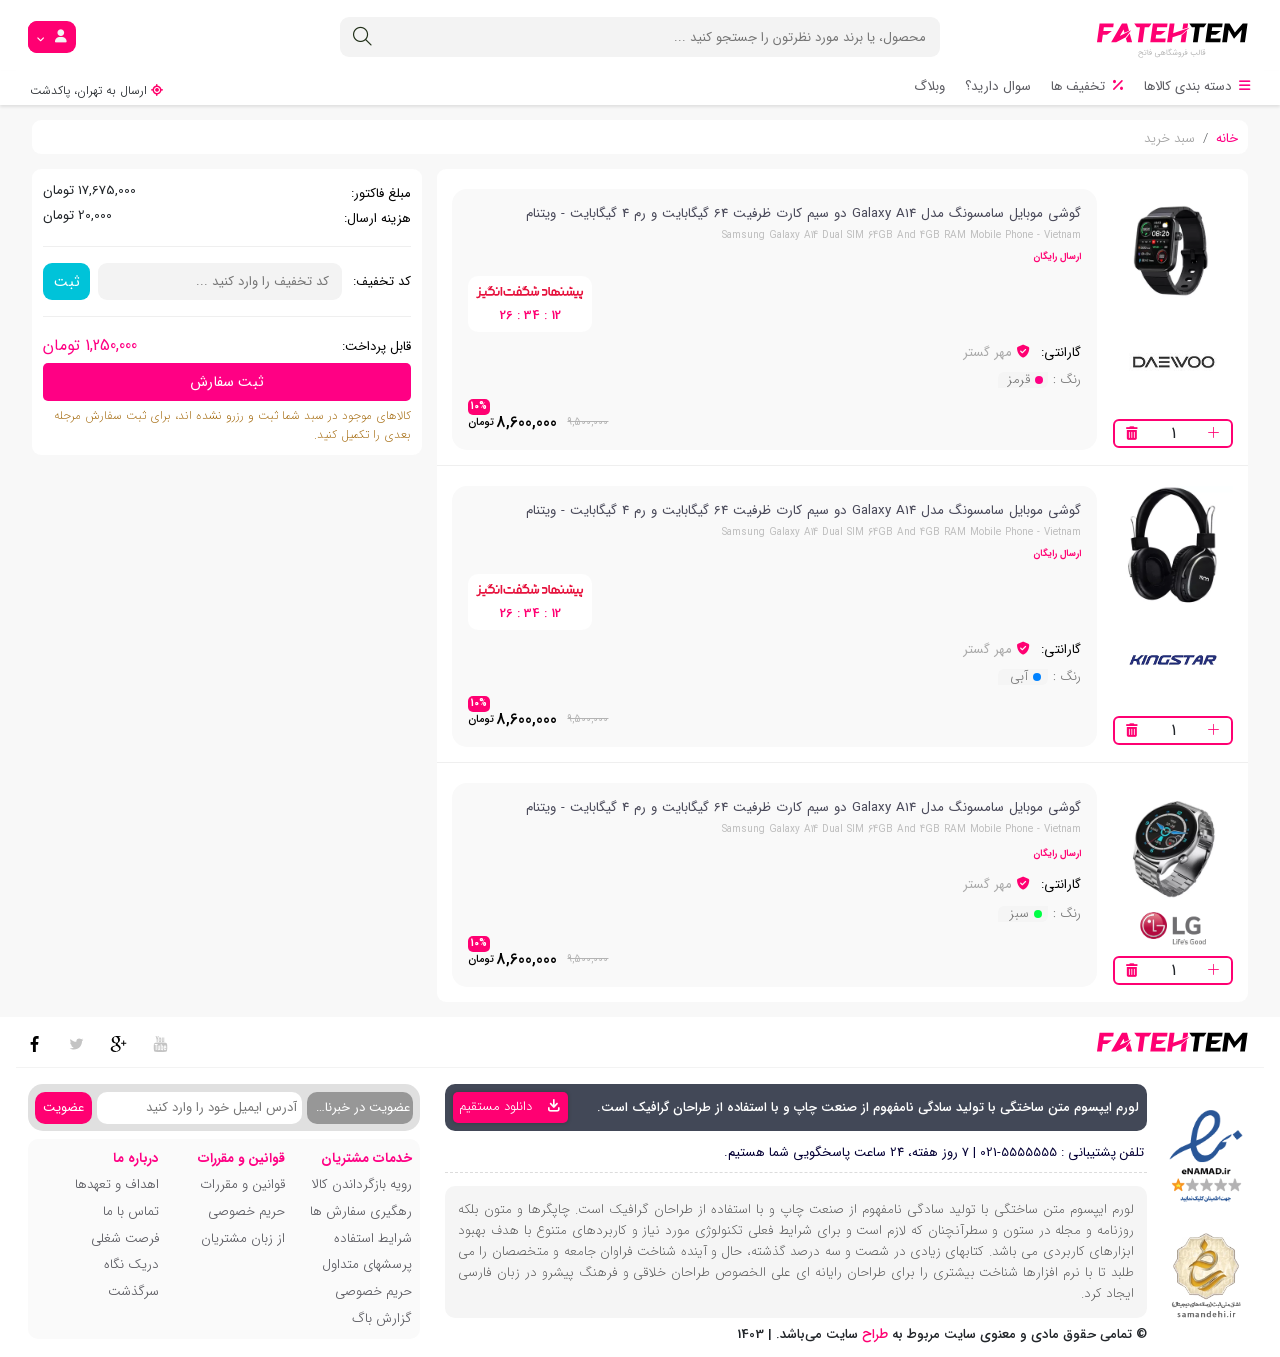
<file: cart.html>
<!DOCTYPE html>
<html lang="fa" dir="rtl">
<head>
    <meta charset="UTF-8">
    <title>سبد خرید | ProStore</title>
    <meta content="text/html; charset=utf-8" http-equiv="Content-Type" />
    <meta name="content-language" content="fa" />
    <meta name="viewport" content="width=device-width, initial-scale=1" />
    <meta name="fontiran.com:license" content="HU4G5">
    <link href="css/bootstrap.min.css" rel="stylesheet" type="text/css" />
    <link href="css/fontawesome.css" rel="stylesheet" type="text/css" >
    <link href="css/solid.css" rel="stylesheet" type="text/css" >
    <link href="css/light.css" rel="stylesheet" type="text/css" >
    <link href="css/WhiteTheme.css?v=1.2" rel="stylesheet" type="text/css" >
    <script src="js/jquery-3.5.1.min.js"></script>
    <script src="js/general.js?v=1.2"></script>
</head>
<body>
<header>
    <div class="container-fluid">
        <div class="row md-view-searchUserCart">
            <div class="col-md-3  logo">
                <div>
                    <a href="index.html">
                        <img class="logoimgMD" src="css/images/fatehlogo.svg"/>
                    </a>
                </div>
            </div>
            <div class="col-md-6  searchArea " >
                <div class="searchBox">
                    <ul>
                        <li class="txt">
                            <input class="srch-input" placeholder="محصول، یا برند مورد نظرتون را جستجو کنید ..." type="text" />
                        </li>
                        <li class="btn">
                            <a><i class="fa-light fa-magnifying-glass btnsearch"></i></a>
                        </li>
                    </ul>
                </div>
            </div>
            <div class="col-md-3  user-cart ">
                <div class="u-c">
                    <ul>
                        <li class="user" onclick="toggleMenuProfile(); return false;">
                            <a href="profile.html" title="حسین خوش آمدید">
                                <div class="nameUser">
                                    <i class="fa-solid fa-user"></i>
                                </div>
                                <div class="arrowDown">
                                    <i class="fa-solid fa-angle-down"></i>
                                </div>
                            </a>
                        </li>

                    </ul>
                    <div class="sec-mnu-Profile d-none">
                        <ul class="mnu-Drpdown">
                            <li>
                                <a href="profile.html">
                                    <span class="ico-drpdwn-Profile"><i class="fa-solid fa-user"></i></span>
                                    <span>پروفایل کاربر</span>
                                </a>
                            </li>
                            <li>
                                <a>
                                    <span class="ico-drpdwn-Profile"> <img src="css/images/cart-red.svg" /></span>
                                    <span>سفارشهای من</span>
                                </a>
                            </li>
                            <li>
                                <a>
                                    <span class="ico-drpdwn-Profile"><i class="fa-solid fa-bell"></i></span>
                                    <span>پیامهای من</span>
                                </a>
                            </li>
                            <li>
                                <a>
                                    <span class="ico-drpdwn-Profile"><i class="fa-solid fa-power-off"></i></span>
                                    <span>خروج از حساب</span>
                                </a>
                            </li>
                        </ul>
                    </div>
                </div>
            </div>
        </div>
        <div class="row sm-view-searchUserCart">
            <div class="col-sm-12 col-12 logo" >
                <div class="mnu col-1">
                    <a title="امکانات" onclick="showSidebar();"> <i class="fa-light fa-bars mnuMain"></i></a>
                </div>
                <div class="lgo col-10">
                    <a href="index.html">
                        <img class="logoimg"src="css/images/fatehlogo-sm.svg"/>
                    </a>
                </div>
                <div class="col-1 plce">
                    <a title="آدرس"> <i class="fa-light fa-location-crosshairs adrs"></i></a>
                </div>
            </div>
            <hr class="hr-logo-search" />
            <div class="col-sm-10 col-10 searchArea " >
                <div class="searchBox">
                    <ul>
                        <li class="txt">
                            <input class="srch-input" placeholder="محصول، یا برند مورد نظرتون را جستجو کنید ..." type="text" />
                        </li>
                        <li class="btn">
                            <a><i class="fa-light fa-magnifying-glass btnsearch"></i></a>
                        </li>
                    </ul>
                </div>
            </div>
            <div class="col-sm-2 col-2 user-cart ">
                <div class="u-c">
                    <ul>
                        <li class="user">
                            <a href="profile.html" title="حسین خوش آمدید">
                                <i class="fa-solid fa-user"></i>
                            </a>
                        </li>
                        <li class="cart">
                            <a href="cart.html">
                                <div class="crcle">20</div>
                                <img src="css/images/cart.svg"/>
                            </a>
                        </li>
                    </ul>
                </div>
            </div>
        </div>
        <div class="row mainMenu" id="mnuHeader">
            <div class="col-md-12 n-h">
                <nav>
                    <ul class="navHeader">
                        <li class="nItem parent" onmouseover="OverlayMenu();" onmouseout="OverlayMenu();">
                            <span ><i class="fa-solid fa-bars icoCategories"></i> دسته بندی کالاها</span>
                            <div class="megaMenuCategory">
                                <div class="containerCategoriesMenu">
                                    <ul class="categoriesMenu">
                                        <li id="cat-1"  class="catItem defautCategorySelect" onmouseover="ItemHoverHandler(event)">
                                            <a href="search.html"><i class="fa-solid fa-computer-speaker "></i><span>کالاهای دیجیتال</span></a>
                                        </li>
                                        <li id="cat-2" class="catItem" onmouseover="ItemHoverHandler(event)">
                                            <a href="search.html"><i class="fa-solid fa-loveseat"></i><span>خانه و آشپزخانه</span></a>
                                        </li>
                                        <li id="cat-3" class="catItem" onmouseover="ItemHoverHandler(event)">
                                            <a href="search.html"><i class="fa-solid fa-vacuum"></i><span>لوازم خانگی برقی</span></a>
                                        </li>
                                        <li id="cat-4" class="catItem" onmouseover="ItemHoverHandler(event)">
                                            <a href="search.html"><i class="fa-solid fa-shirt"></i><span>مد و پوشاک</span></a>
                                        </li>
                                        <li id="cat-5" class="catItem" onmouseover="ItemHoverHandler(event)">
                                            <a href="search.html"><i class="fa-solid fa-heart-pulse"></i> <span>زیبایی و سلامت</span></a>
                                        </li>
                                        <li id="cat-6" class="catItem" onmouseover="ItemHoverHandler(event)">
                                            <a href="search.html"><i class="fa-solid fa-screwdriver-wrench"></i><span>ابزارآلات و تجهیزات</span></a>
                                        </li>
                                        <li id="cat-7" class="catItem" onmouseover="ItemHoverHandler(event)">
                                            <a href="search.html"><i class="fa-solid fa-car-mirrors"></i><span>خودرو و موتورسیکلت</span></a>
                                        </li>
                                        <li id="cat-8" class="catItem" onmouseover="ItemHoverHandler(event)">
                                            <a href="search.html"><i class="fa-solid fa-volleyball"></i><span>ورزش و سفر</span></a>
                                        </li>
                                    </ul>
                                </div>
                                <div class="containerSubMenu">
                                    <div id="subCat-1" class="categoriesSubMenu defautSubMenuSelect">
                                        <div class="viewAllMegaMenu"><a href="product.html">مشاهده همه کالاها</a></div>
                                        <hr class="hr-megaMenu">
                                        <div class="lstSubMenuSelected">
                                            <div>
                                                <ul class="subMenuCategory">
                                                    <li class="parentCategory"><a href="search.html">لپ تاپ</a></li>
                                                    <li class="childCategory"><a href="search.html">لپ تاپ ایسوس</a></li>
                                                    <li class="childCategory"><a href="search.html">لپ تاپ دل</a></li>
                                                    <li class="childCategory"><a href="search.html">لپ تاپ ایسر</a></li>
                                                    <li class="childCategory"><a href="search.html">لپ تاپ توشیبا</a></li>
                                                    <li class="childCategory"><a href="search.html">لپ تاپ سونی</a></li>
                                                    <li class="childCategory"><a href="search.html">لپ تاپ سامسونگ</a></li>
                                                    <li class="childCategory"><a href="search.html">لپ تاپ لنوو</a></li>
                                                    <li class="childCategory"><a href="search.html">لپ تاپ ایسر</a></li>
                                                    <li class="childCategory"><a href="search.html">لپ تاپ او اس آی</a></li>
                                                    <li class="childCategory"><a href="search.html">مک بوک</a></li>
                                                    <li class="childCategory"><a href="search.html">لپ تاپ کاستوم</a></li>
                                                </ul>
                                                <ul class="subMenuCategory">
                                                    <li class="parentCategory"><a href="search.html">ماشین های اداری</a></li>
                                                    <li class="childCategory"><a href="search.html">کابل پرینتر</a></li>
                                                    <li class="childCategory"><a href="search.html">کاتریچ</a></li>
                                                    <li class="childCategory"><a href="search.html">اسکنر</a></li>
                                                    <li class="childCategory"><a href="search.html">تلفن</a></li>
                                                </ul>
                                            </div>
                                            <div>
                                                <ul class="subMenuCategory">
                                                    <li class="parentCategory"><a href="search.html">تجهیزات شبکه و ارتباطات</a></li>
                                                    <li class="childCategory"><a href="search.html">کابل شبکه</a></li>
                                                    <li class="childCategory"><a href="search.html">اکسس پوینت</a></li>
                                                    <li class="childCategory"><a href="search.html">سوییچ</a></li>
                                                    <li class="childCategory"><a href="search.html">پچ پنل</a></li>
                                                    <li class="childCategory"><a href="search.html">اسپیلیتر</a></li>
                                                    <li class="childCategory"><a href="search.html">یو پی اس</a></li>
                                                </ul>
                                                <ul class="subMenuCategory">
                                                    <li class="parentCategory"><a href="search.html">دوربین</a></li>
                                                    <li class="childCategory"><a href="search.html">دوربین سونی</a></li>
                                                    <li class="childCategory"><a href="search.html">دوربین فیلمبرداری</a></li>
                                                    <li class="childCategory"><a href="search.html">دوربین کنون</a></li>
                                                    <li class="childCategory"><a href="search.html">دوربین چاپ سریع</a></li>
                                                </ul>
                                            </div>
                                            <div>
                                                <ul class="subMenuCategory">
                                                    <li class="parentCategory"><a href="search.html">هدفون</a></li>
                                                    <li class="childCategory"><a href="search.html">هدفون بی سیم</a></li>
                                                    <li class="childCategory"><a href="search.html">هدفون اپل</a></li>
                                                    <li class="childCategory"><a href="search.html">هدفون سونی</a></li>
                                                    <li class="childCategory"><a href="search.html">هدفون سامسونگ</a></li>
                                                    <li class="childCategory"><a href="search.html">هدفون شیائومی</a></li>
                                                    <li class="childCategory"><a href="search.html">هدفون ریزر</a></li>
                                                </ul>
                                            </div>
                                            <div>
                                                <ul class="subMenuCategory">
                                                    <li class="parentCategory"><a href="search.html">پرینتر</a></li>
                                                    <li class="childCategory"><a href="search.html">پرینتر اچ پی</a></li>
                                                    <li class="childCategory"><a href="search.html">پرینتر رنگی</a></li>
                                                    <li class="childCategory"><a href="search.html">پرینتر سوزنی</a></li>
                                                    <li class="childCategory"><a href="search.html">پرینتر سه بعدی</a></li>
                                                    <li class="childCategory"><a href="search.html">پرینتر لیبل زن</a></li>
                                                </ul>
                                            </div>
                                        </div>
                                    </div>
                                    <div id="subCat-2" class="categoriesSubMenu"></div>
                                    <div id="subCat-3" class="categoriesSubMenu"></div>
                                    <div id="subCat-4" class="categoriesSubMenu"></div>
                                    <div id="subCat-5" class="categoriesSubMenu"></div>
                                    <div id="subCat-6" class="categoriesSubMenu"></div>
                                    <div id="subCat-7" class="categoriesSubMenu"></div>
                                    <div id="subCat-8" class="categoriesSubMenu"></div>
                                    <div id="subCat-9" class="categoriesSubMenu"></div>
                                    <div id="subCat-10" class="categoriesSubMenu"></div>
                                    <div id="subCat-11" class="categoriesSubMenu"></div>
                                </div>
                            </div>
                        </li>
                        <li class="nItem">
                            <a class="" href="index.html"><span><i class="fa-solid fa-percent icoSidebar"></i>تخفیف ها</span></a>
                        </li>
                        <li class="nItem">
                            <a class="" href="index.html">سوال دارید؟</a>
                        </li>
                        <li class="nItem">
                            <a class="" href="blog.html">وبلاگ</a>
                        </li>
                    </ul>
                </nav>
                <div class="address">
                    <i class="fa-solid fa-location-crosshairs"></i>
                    <span>ارسال به تهران، پاکدشت</span>
                </div>
            </div>
        </div>
    </div>
</header>
<div class="overlayMenu"></div>
<main>
    <section class="breadcrumb-products">
        <nav class="navBreadcrumb" aria-label="breadcrumb">
            <div class="current">اینجا هستید:</div>
            <ol class="breadcrumb bc-products">
                <li class="breadcrumb-item"><a href="index.html">خانه</a></li>
                <li class="breadcrumb-item active current-Link" aria-current="page">سبد خرید</li>
            </ol>
        </nav>
    </section>
    <section class="row cartProducts">
        <div class="col-md-8 col-sm-12 col-12 sec-cartItems">
            <div class="row cartItem">
                <div class="col-md-12 col-sm-12 col-12 sec-rem-imgpro">
                    <div class="sec-imageProduct">
                        <div>
                            <img class="img-p-cart" src="css/images/product4.webp">
                        </div>
                        <div class="brand">
                            <img src="css/images/daewoo-brand.jpg" >
                        </div>
                        <div class="counter-cart">
                            <ul>
                                <li class="btnPlus-cart"><i class="fa-light fa-plus"></i></li>
                                <li class="number-cartItems">1</li>
                                <li class="btnMinus-cart"><i class="fa-solid fa-trash-can"></i></li>
                            </ul>
                        </div>
                    </div>
                    <div class="info-p-cart">
                        <ul>
                            <li class="name-p-cart">
                                <span class="n-full">گوشی موبایل سامسونگ مدل Galaxy A14 دو سیم کارت ظرفیت 64 گیگابایت و رم 4 گیگابایت - ویتنام</span>
                                <span class="n-desc">Samsung Galaxy A14 Dual SIM 64GB And 4GB RAM Mobile Phone - Vietnam</span>
                            </li>
                            <li class="transport">
                                <span>ارسال رایگان</span>
                            </li>
                            <li class="img-timer-amazing">
                                <div class="img-amazing">
                                    <img src="css/images/IncredibleOffer-red1.svg">
                                </div>
                                <div class="timer">
                                    <span class="ti">12 : 34 : 26</span>
                                </div>
                            </li>
                            <li class="cntSize-p-cart">
                                <div><span class="c-c">گارانتی:</span> <i class="fa-solid  fa-shield-check"></i>  <span class="c-v">مهر گستر</span></div>
                            </li>
                            <li class="color-cart">
                                <span>رنگ :</span>
                                <ul class="lst-ColorText">
                                    <li class="active"><span class="red"></span><span>قرمز</span></li>
                                </ul>
                            </li>
                            <li>
                                <div class="discount-price">
                                    <div class="discount">
                                        <span>10%</span>
                                    </div>
                                    <div class="total">
                                        <div class="total-old">
                                            <span class="number-price">9,500,000</span>
                                        </div>
                                        <span class="number-price">8,600,000</span>
                                        <span class="currency-price">تومان</span>
                                    </div>
                                </div>
                            </li>

                        </ul>
                    </div>
                </div>
            </div>
            <hr>
            <div class="row cartItem">
                <div class="col-md-12 col-sm-12 col-12 sec-rem-imgpro">
                    <div class="sec-imageProduct">
                        <div>
                            <img class="img-p-cart" src="css/images/product1.webp">
                        </div>
                        <div class="brand">
                            <img src="css/images/kingstar-brand.png" >
                        </div>
                        <div class="counter-cart">
                            <ul>
                                <li class="btnPlus-cart"><i class="fa-light fa-plus"></i></li>
                                <li class="number-cartItems">1</li>
                                <li class="btnMinus-cart"><i class="fa-solid fa-trash-can"></i></li>
                            </ul>
                        </div>
                    </div>
                    <div class="info-p-cart">
                        <ul>
                            <li class="name-p-cart">
                                <span class="n-full">گوشی موبایل سامسونگ مدل Galaxy A14 دو سیم کارت ظرفیت 64 گیگابایت و رم 4 گیگابایت - ویتنام</span>
                                <span class="n-desc">Samsung Galaxy A14 Dual SIM 64GB And 4GB RAM Mobile Phone - Vietnam</span>
                            </li>
                            <li class="transport">
                                <span>ارسال رایگان</span>
                            </li>
                            <li class="img-timer-amazing">
                                <div class="img-amazing">
                                    <img src="css/images/IncredibleOffer-red1.svg">
                                </div>
                                <div class="timer">
                                    <span class="ti">12 : 34 : 26</span>
                                </div>
                            </li>
                            <li class="cntSize-p-cart">
                                <div><span class="c-c">گارانتی:</span> <i class="fa-solid  fa-shield-check"></i>  <span class="c-v">مهر گستر</span></div>
                            </li>
                            <li class="color-cart">
                                <span>رنگ :</span>
                                <ul class="lst-ColorText">
                                    <li class="active"><span class="blue"></span><span>آبی</span></li>
                                </ul>
                            </li>
                            <li>
                                <div class="discount-price">
                                    <div class="discount">
                                        <span>10%</span>
                                    </div>
                                    <div class="total">
                                        <div class="total-old">
                                            <span class="number-price">9,500,000</span>
                                        </div>
                                        <span class="number-price">8,600,000</span>
                                        <span class="currency-price">تومان</span>
                                    </div>
                                </div>
                            </li>
                        </ul>
                    </div>
                </div>
            </div>
            <hr>
            <div class="row cartItem">
                <div class="col-md-12 col-sm-12 col-12 sec-rem-imgpro">
                    <div class="sec-imageProduct">
                        <div>
                            <img class="img-p-cart" src="css/images/product6.webp">
                        </div>
                        <div class="brand">
                            <img src="css/images/lg-brand.webp" >
                        </div>
                        <div class="counter-cart">
                            <ul>
                                <li class="btnPlus-cart"><i class="fa-light fa-plus"></i></li>
                                <li class="number-cartItems">1</li>
                                <li class="btnMinus-cart"><i class="fa-solid fa-trash-can"></i></li>
                            </ul>
                        </div>
                    </div>
                    <div class="info-p-cart">
                        <ul>
                            <li class="name-p-cart">
                                <span class="n-full">گوشی موبایل سامسونگ مدل Galaxy A14 دو سیم کارت ظرفیت 64 گیگابایت و رم 4 گیگابایت - ویتنام</span>
                                <span class="n-desc">Samsung Galaxy A14 Dual SIM 64GB And 4GB RAM Mobile Phone - Vietnam</span>
                            </li>
                            <li class="transport">
                                <span>ارسال رایگان</span>
                            </li>
                            <li class="cntSize-p-cart">
                                <div><span class="c-c">گارانتی:</span> <i class="fa-solid  fa-shield-check"></i>  <span class="c-v">مهر گستر</span></div>
                            </li>
                            <li class="color-cart">
                                <span>رنگ :</span>
                                <ul class="lst-ColorText">
                                    <li class="active"><span class="green"></span><span>سبز</span></li>
                                </ul>
                            </li>
                            <li>
                                <div class="discount-price">
                                    <div class="discount">
                                        <span>10%</span>
                                    </div>
                                    <div class="total">
                                        <div class="total-old">
                                            <span class="number-price">9,500,000</span>
                                        </div>
                                        <span class="number-price">8,600,000</span>
                                        <span class="currency-price">تومان</span>
                                    </div>
                                </div>
                            </li>
                        </ul>
                    </div>
                </div>
            </div>
        </div>
        <div class="col-md-4 col-sm-12 col-12 sec-pdc">
            <div class="p-d-c">
                <div class="p-item">
                    <ul>
                        <li><span class="c-c">مبلغ فاکتور:</span><span class="c-p">17,675,000 تومان</span></li>
                        <li><span class="c-c">هزینه ارسال:</span><span class="c-p">20,000 تومان</span></li>
                    </ul>
                </div>
                <hr/>
                <div class="discount-input">
                    <span class="c-c"> کد تخفیف:</span>
                    <span class="c-d">
                                <input class="" placeholder="کد تخفیف را وارد کنید ..." type="text" />
                                <a class="btnRegDiscount"><span>ثبت</span></a>
                    </span>
                </div>
                <hr/>
                <div class="p-pay">
                    <ul>
                        <li><span class="c-c">قابل پرداخت:</span><span class="c-p">1,250,000 تومان</span></li>
                        <li><a class="btnRegOrder"><span> ثبت سفارش</span></a></li>
                    </ul>
                </div>
                <p>کالاهای موجود در سبد شما ثبت و رزرو نشده اند، برای ثبت سفارش مرجله بعدی را تکمیل کنید.</p>
            </div>
        </div>
    </section>
</main>
<aside class="mnuSidebar">
    <div class="row">
        <div class="col-10 lgo-mnu"> <img class="lgoMnu" src="css/images/logo.svg"/></div>
        <div class="col-2 close-mnu">
            <a onclick="hideSidebar();">
                <i class="fa-solid fa-close"></i>
            </a>
        </div>
    </div>
    <ul class="mnu-main">
        <li>
            <a  class="" onclick="showSubMenuMain('subMnu-zone-1');"><span> <i class="fa-solid fa-bars icoSidebar"></i>دسته بندی کالاها</span><i class="fa-solid fa-chevron-left"></i></a>
            <div id="subMnu-zone-1" class="subMnu-zone d-none">
                <ul class="subMnu-Main">
                    <li>
                        <a onclick="showSubMenuMain('subMnu-zone-1-1');">
                            <div>
                                <i class="fa-solid fa-computer-speaker icoSubMnuSidebar"></i>
                                <span>کالاهای دیجیتال</span>
                            </div>
                            <i class="fa-solid fa-chevron-left"></i>
                        </a>
                        <div id="subMnu-zone-1-1" class="subMnu-zone d-none">
                            <ul class="subMnu-Main">
                                <li class="viewAll"><a href="search.html">مشاهده همه کالاهای دیجیتال</a></li>
                                <li class="parentCategory"><a href="search.html">لپ تاپ</a></li>
                                <li ><a href="search.html">لپ تاپ ایسوس</a></li>
                                <li ><a href="search.html">لپ تاپ دل</a></li>
                                <li ><a href="search.html">لپ تاپ ایسر</a></li>
                                <li ><a href="search.html">لپ تاپ سونی</a></li>
                                <li ><a href="search.html">لپ تاپ توشیبا</a></li>
                                <li ><a href="search.html">لپ تاپ سامسونگ</a></li>
                            </ul>
                        </div>
                    </li>
                    <li>
                        <a href="search.html">
                            <div>
                                <i class="fa-solid fa-loveseat icoSubMnuSidebar"></i>
                                <span>خانه و آشپزخانه</span>
                            </div>
                        </a>
                    </li>
                </ul>
            </div>
        </li>
        <li><a  href="index.html" class=""><span><i class="fa-solid fa-percent icoSidebar"></i></i>تخفیف ها</span><i class="fa-solid fa-chevron-left"></i></a></li>
        <li><a  href="index.html" class=""><span>سوالی دارید؟</span><i class="fa-solid fa-chevron-left"></i></a></li>
        <li><a  href="blog.html" class=""><span>وبلاگ</span><i class="fa-solid fa-chevron-left"></i></a></li>
    </ul>
    <div class="mnu-help">
        <label class="help"> نیاز به راهنمایی دارید؟ </label>
        <a class="" href="tel:02188888888" title="ارتباط با فروشگاها">021-88888888</a>
    </div>
    <div class="mnu-Download">
        <a href="index.html">
            <div class="right"><i class="fa-solid fa-arrow-down-to-bracket fa-fw"></i></div>
            <div class="left"> <span>دانلود مستقیم</span><br/><span>Android App</span></div>
        </a>
    </div>
</aside>
<div class="shadowSidebar d-none" onclick="hideSidebar();"></div>
<footer>
    <div class="container-fluid">
        <div class="row md-view-footer">
            <div class="col-lg-12 col-md-12 col-sm-12 col-12 logo-social">
                <div class="lgoFooter">
                    <img src="css/images/fatehlogo-sm.svg">
                </div>
                <div class="socialNetworks">
                    <a href=""><img class="lgo-net" src="css/images/youtube.svg"></a>
                    <a href=""><img class="lgo-net" src="css/images/google-plus.svg"></a>
                    <a href=""><img class="lgo-net" src="css/images/twitter.svg"></a>
                    <a href=""><img class="lgo-net" src="css/images/facebook.svg"></a>
                </div>
            </div>
            <hr class="line-footer">
            <div class="col-lg-1 col-md-2 col-sm-12 col-12 enamd-samandehi">
                <img src="css/images/enamad.png">
                <img src="css/images/rezi.webp">
            </div>
            <div class="col-lg-7 col-md-5 col-sm-12 col-12 desc-copyright">
                <div class="downloadApp">
                    <div class="desc">
                        <div>لورم ایپسوم متن ساختگی با تولید سادگی نامفهوم از صنعت چاپ و با استفاده از طراحان گرافیک است.</div>
                    </div>
                    <div class="btndwn">
                        <div>
                            <a class="btnDownload">
                                <div class="right"><i class="fa-solid fa-arrow-down-to-bracket fa-fw"></i></div>
                                <div class="left"> <span>دانلود مستقیم</span></div>
                            </a>
                        </div>
                    </div>
                </div>
                <div class="call">
                    <span>تلفن پشتیبانی : 5555555-021   |   7 روز هفته، 24 ساعت پاسخگویی شما هستیم.</span>
                </div>
                <div class="desc-footer">
                    <p>لورم ایپسوم متن ساختگی با تولید سادگی نامفهوم از صنعت چاپ و با استفاده از طراحان گرافیک است. چاپگرها و متون بلکه روزنامه و مجله در ستون و سطرآنچنان که لازم است و برای شرایط فعلی تکنولوژی مورد نیاز و کاربردهای متنوع با هدف بهبود ابزارهای کاربردی می باشد. کتابهای زیادی در شصت و سه درصد گذشته، حال و آینده شناخت فراوان جامعه و متخصصان را می طلبد تا با نرم افزارها شناخت بیشتری را برای طراحان رایانه ای علی الخصوص طراحان خلاقی و فرهنگ پیشرو در زبان فارسی ایجاد کرد.</p>
                </div>
                <div class="copyright">
                    <p>
                        <span>© تمامی حقوق مادی و معنوی سایت مربوط به </span>
                        <a class="design">طراح</a>
                        <span>سایت می‌باشد. | 1403</span>
                    </p>
                </div>
            </div>
            <div class="col-lg-4 col-md-5 col-sm-12 col-12 lnkFooter">
                <div class="sec-regRss">
                    <span>عضویت در خبرنامه :</span>
                    <input type="email" placeholder="آدرس ایمیل خود را وارد کنید">
                    <a class="btnRegRss"><span>عضویت</span></a>
                </div>
                <div class="sec-lnksFooter">
                    <ul class="subMenuCategory">
                        <li class="parentCategory"><a href="">خدمات مشتریان</a></li>
                        <li class="childCategory"><a href="">رویه بازگرداندن کالا</a></li>
                        <li class="childCategory"><a href="">رهگیری سفارش ها</a></li>
                        <li class="childCategory"><a href="">شرایط استفاده</a></li>
                        <li class="childCategory"><a href="">پرسشهای متداول</a></li>
                        <li class="childCategory"><a href="">حریم خصوصی</a></li>
                        <li class="childCategory"><a href="">گزارش باگ</a></li>
                    </ul>
                    <ul class="subMenuCategory">
                        <li class="parentCategory"><a href="">قوانین و مقررات</a></li>
                        <li class="childCategory"><a href="">قوانین و مقررات</a></li>
                        <li class="childCategory"><a href="">حریم خصوصی</a></li>
                        <li class="childCategory"><a href="">از زبان مشتریان</a></li>
                    </ul>
                    <ul class="subMenuCategory">
                        <li class="parentCategory"><a href="">درباره ما</a></li>
                        <li class="childCategory"><a href="">اهداف و تعهدها</a></li>
                        <li class="childCategory"><a href="">تماس با ما</a></li>
                        <li class="childCategory"><a href="">فرصت شغلی</a></li>
                        <li class="childCategory"><a href="">دریک نگاه</a></li>
                        <li class="childCategory"><a href="">سرگذشت</a></li>
                    </ul>
                </div>
            </div>
        </div>
        <div class="row sm-view-footer">
            <div class="col-lg-12 col-md-12 col-sm-12 col-12 logo-social">
                <div class="lgoFooter">
                    <img alt="توضیحات در مورد عکس" src="css/images/fatehlogo-sm.svg"/>
                </div>
                <div class="socialNetworks">
                    <a href=""><img class="lgo-net" src="css/images/youtube.svg"/></a>
                    <a href=""><img class="lgo-net" src="css/images/google-plus.svg"/></a>
                    <a href=""><img class="lgo-net" src="css/images/twitter.svg"/></a>
                    <a href=""><img class="lgo-net" src="css/images/facebook.svg"/></a>
                </div>
            </div>
            <hr class="line-footer"/>
            <div class="col-sm-12 col-12 lnkFooter">
                <div class="callSupport">
                    <div class="call-caption">
                        <img class="call-img" src="css/images/support.svg"/>
                        <div class="call-724-sup">
                            <span class="call-7-24">7 روز هفته، 24 ساعت</span>
                            <span class="call-sup">تماس با پشتیبانی</span>
                        </div>
                    </div>
                    <div class="btn-call">
                        <a href="tel:02188888888" class="btnCall">تماس</a>
                    </div>
                </div>
                <ul class="mnu-main">
                    <li>
                        <a  class="" onclick="showSubMenuMain('subMnuFooter-zone-1');"><span></i>خدمات مشتریان</span><i class="fa-solid fa-chevron-down"></i></a>
                        <div id="subMnuFooter-zone-1" class="subMnu-zone d-none">
                            <ul class="subMnu-Main">
                                <li>
                                    <a>
                                        <div>
                                            <span>رویه بازگرداندن کالا</span>
                                        </div>
                                    </a>
                                </li>
                                <li>
                                    <a>
                                        <div>
                                            <span>رهگیری سفارش ها</span>
                                        </div>
                                    </a>
                                </li>
                                <li>
                                    <a>
                                        <div>
                                            <span>شرایط استفاده</span>
                                        </div>
                                    </a>
                                </li>
                                <li>
                                    <a>
                                        <div>
                                            <span>پرسشهای متداول</span>
                                        </div>
                                    </a>
                                </li>
                                <li>
                                    <a>
                                        <div>
                                            <span>حریم خصوصی</span>
                                        </div>
                                    </a>
                                </li>
                                <li>
                                    <a>
                                        <div>
                                            <span>گزارش باگ</span>
                                        </div>
                                    </a>
                                </li>
                            </ul>
                        </div>
                        <hr />
                    </li>
                    <li>
                        <a  onclick="showSubMenuMain('subMnuFooter-zone-2');" class=""><span>قوانین و مقررات</span><i class="fa-solid fa-chevron-down"></i></a>
                        <div id="subMnuFooter-zone-2" class="subMnu-zone d-none">
                            <ul class="subMnu-Main">
                                <li>
                                    <a>
                                        <div>
                                            <span>قوانین و مقررات</span>
                                        </div>
                                    </a>
                                </li>
                                <li>
                                    <a>
                                        <div>
                                            <span>حریم خصوصی</span>
                                        </div>
                                    </a>
                                </li>
                                <li>
                                    <a>
                                        <div>
                                            <span>از زبان مشتریان</span>
                                        </div>
                                    </a>
                                </li>
                            </ul>
                        </div>
                        <hr />
                    </li>
                    <li>
                        <a  onclick="showSubMenuMain('subMnuFooter-zone-3');" class=""><span>درباره ما</span><i class="fa-solid fa-chevron-down"></i></a>
                        <div id="subMnuFooter-zone-3" class="subMnu-zone d-none">
                            <ul class="subMnu-Main">
                                <li>
                                    <a>
                                        <div>
                                            <span>اهداف و تعهدها</span>
                                        </div>
                                    </a>
                                </li>
                                <li>
                                    <a>
                                        <div>
                                            <span>تماس با ما</span>
                                        </div>
                                    </a>
                                </li>
                                <li>
                                    <a>
                                        <div>
                                            <span>فرصت شغلی</span>
                                        </div>
                                    </a>
                                </li>
                                <li>
                                    <a>
                                        <div>
                                            <span>دریک نگاه</span>
                                        </div>
                                    </a>
                                </li>
                                <li>
                                    <a>
                                        <div>
                                            <span>سرگذشت</span>
                                        </div>
                                    </a>
                                </li>
                            </ul>
                        </div>
                        <hr />
                    </li>
                    <li>
                        <a  onclick="showSubMenuMain('subMnuFooter-zone-4');" class=""><span>تاییدیه سازمانی</span><i class="fa-solid fa-chevron-down"></i></a>
                        <div id="subMnuFooter-zone-4" class="subMnu-zone d-none">
                            <div class=" enamd-samandehi">
                                <img alt="توضیحات در مورد عکس" src="css/images/enamad.png" />
                                <img alt="توضیحات در مورد عکس" src="css/images/rezi.webp"/>
                            </div>
                        </div>
                    </li>
                </ul>
            </div>
            <div class="col-sm-12 col-12">
                <div class="desc-footer">
                    <p>لورم ایپسوم متن ساختگی با تولید سادگی نامفهوم از صنعت چاپ و با استفاده از طراحان گرافیک است. چاپگرها و متون بلکه روزنامه و مجله در ستون و سطرآنچنان که لازم است و برای شرایط فعلی تکنولوژی مورد نیاز و کاربردهای متنوع با هدف بهبود ابزارهای کاربردی می باشد. کتابهای زیادی در شصت و سه درصد گذشته، حال و آینده شناخت فراوان جامعه و متخصصان را می طلبد تا با نرم افزارها شناخت بیشتری را برای طراحان رایانه ای علی الخصوص طراحان خلاقی و فرهنگ پیشرو در زبان فارسی ایجاد کرد. </p>
                </div>
                <div class="copyright">
                    <p>
                        <span>© تمامی حقوق مادی و معنوی سایت مربوط به </span>
                        <a class="design">طراح</a>
                        <span>سایت می‌باشد. | 1403</span>
                    </p>
                </div>
            </div>
        </div>
    </div>
</footer>
</body>
</html>
</file>
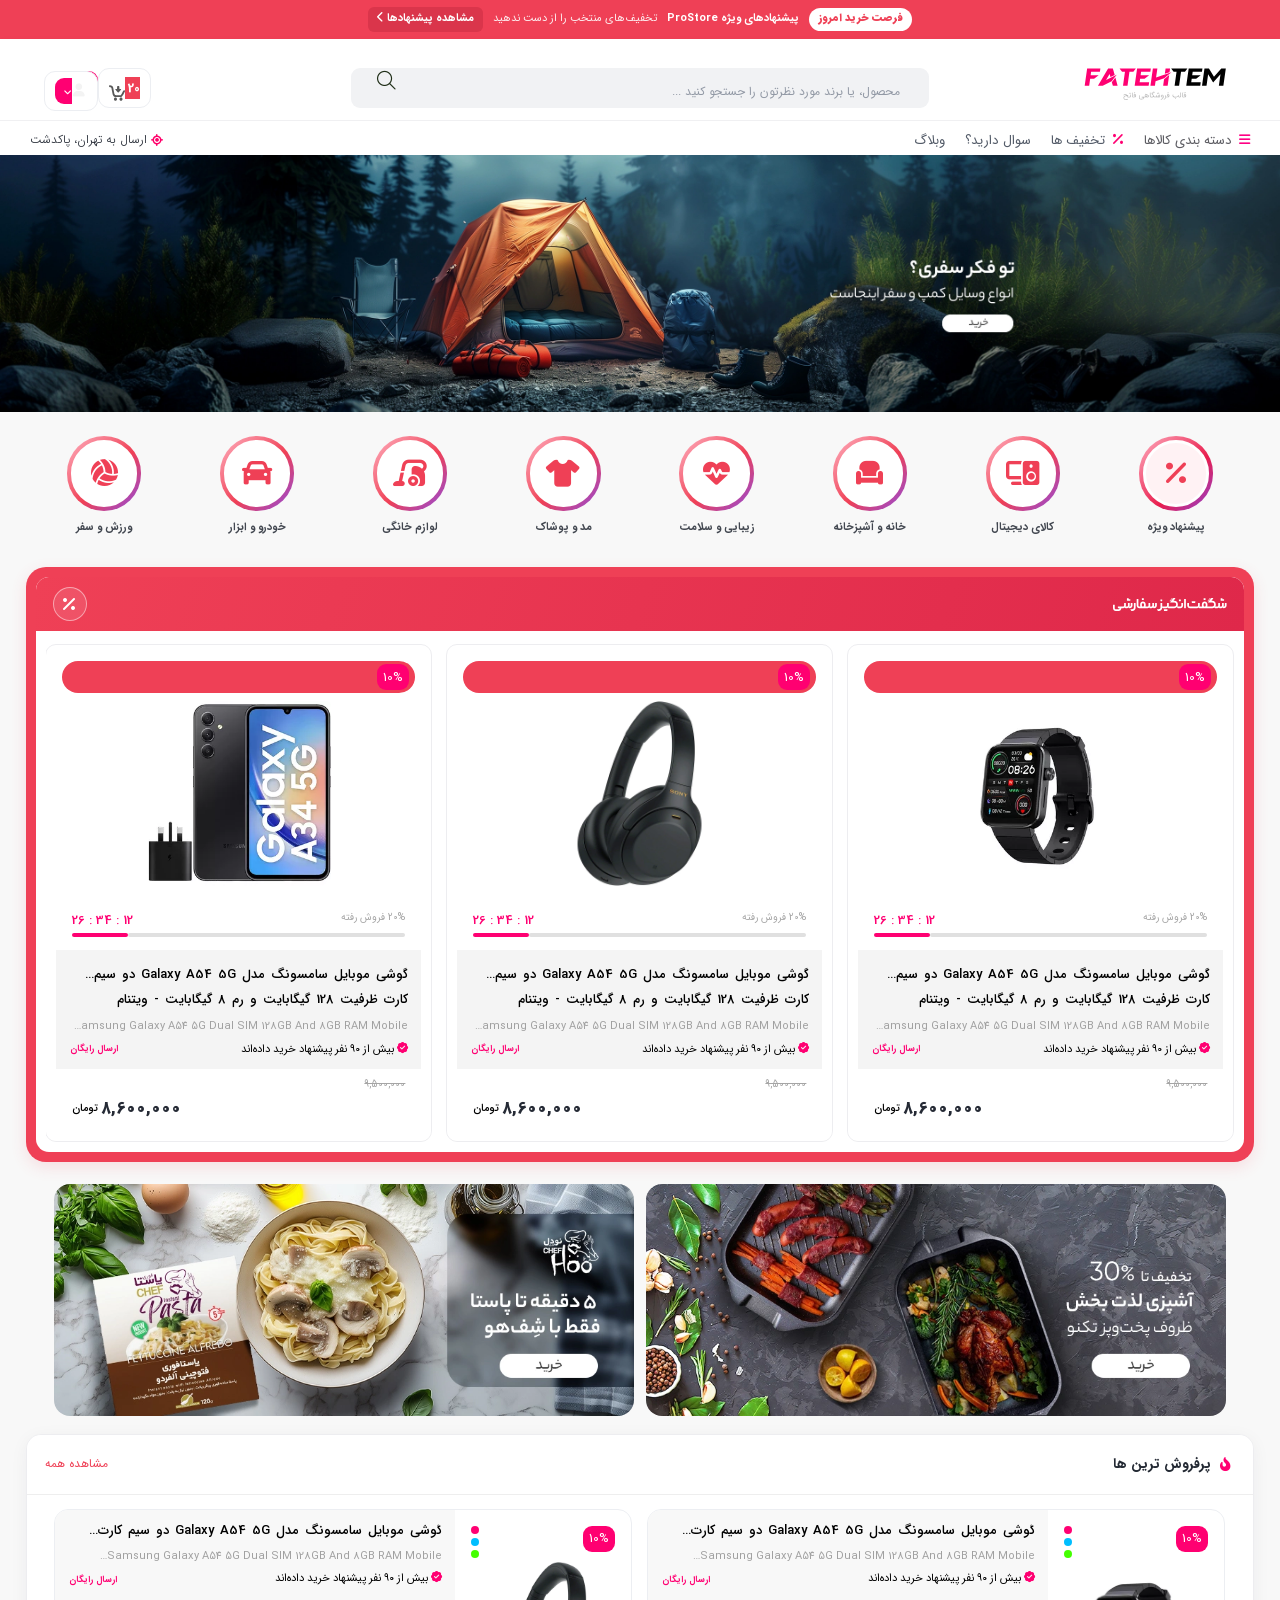
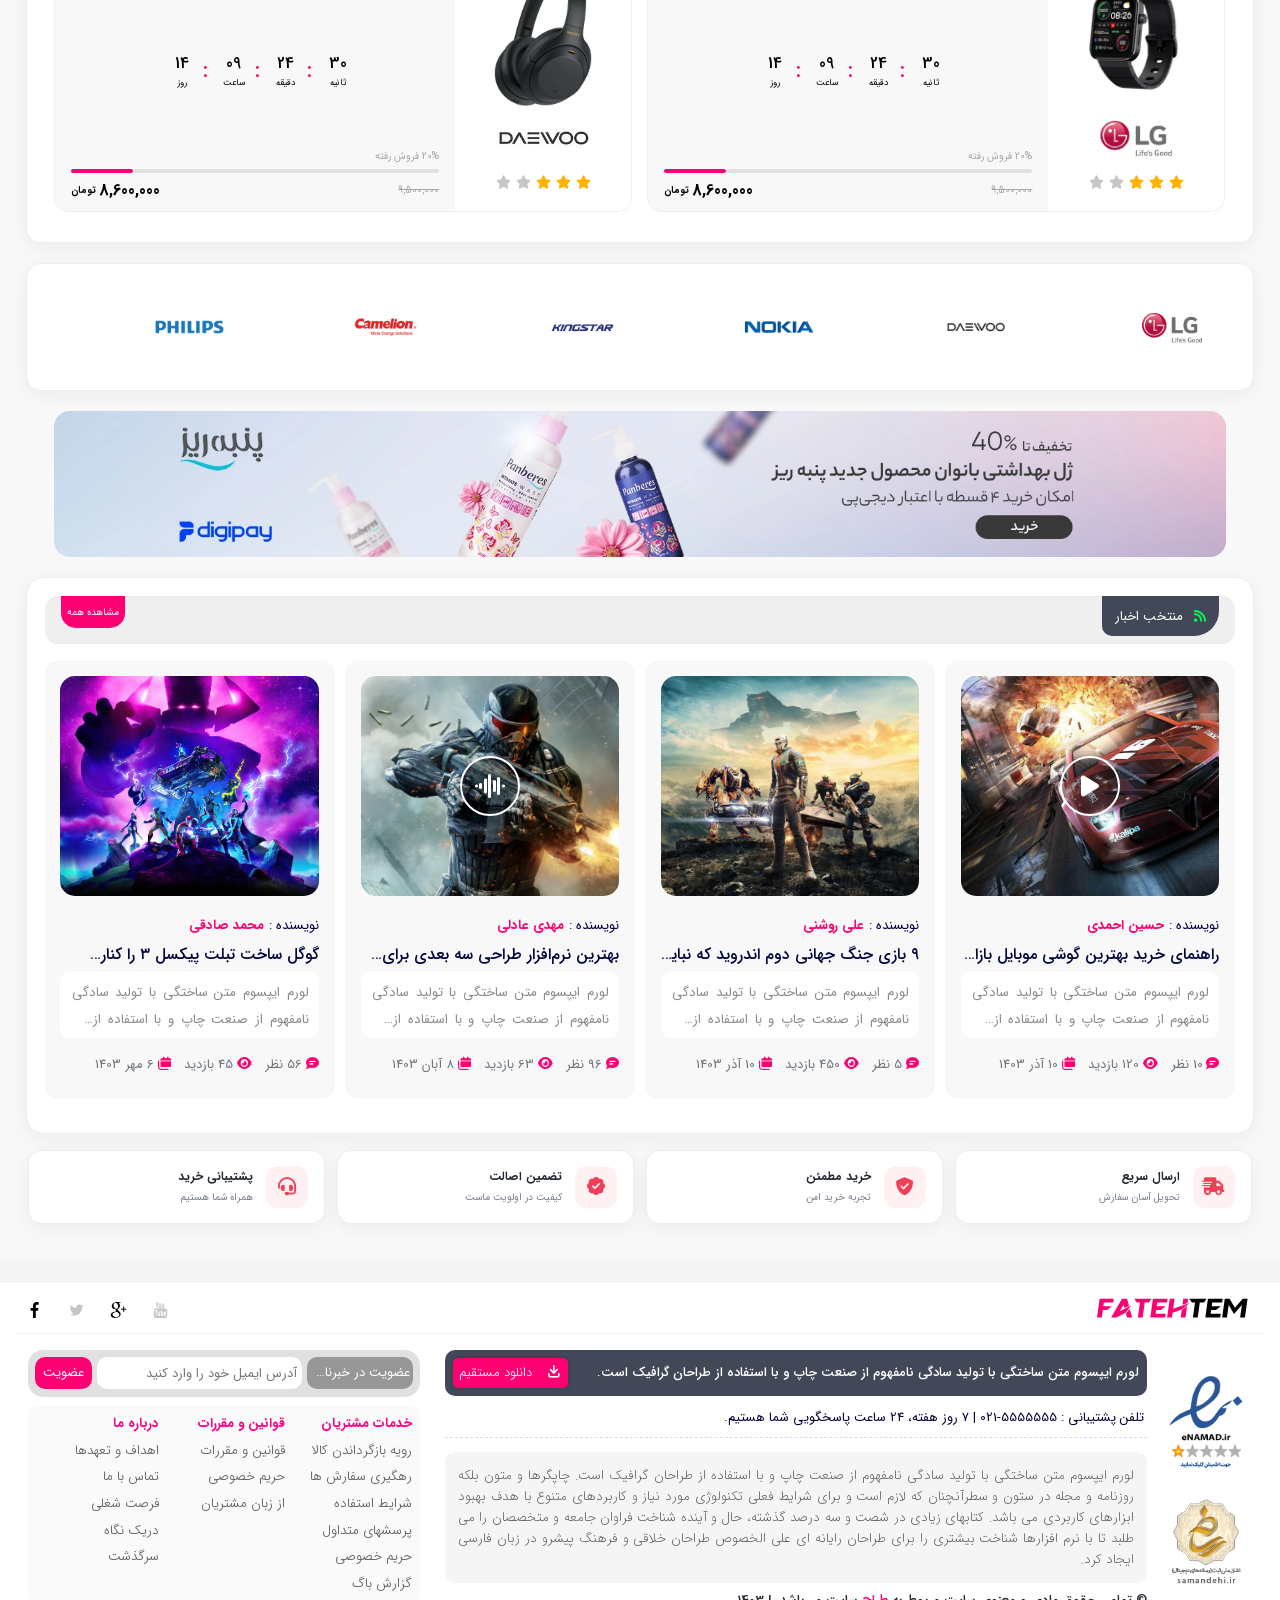
<file: index-legacy.html>
<!DOCTYPE html>
<html lang="fa" dir="rtl">
<head>
    <title>ProStore | فروشگاه اینترنتی</title>
    <meta content="text/html; charset=utf-8" http-equiv="Content-Type" />
    <meta name="content-language" content="fa" />
    <meta name="viewport" content="width=device-width, initial-scale=1" />
    <meta name="keywords" content="فروشگاه اینترنتی، خرید آنلاین، محصولات دیجیتال، لوازم خانه" />
    <meta name="description" content="در ProStore محصولات متنوع را بررسی کنید و خرید آنلاین آسانی را تجربه کنید." />
    <meta name="fontiran.com:license" content="HU4G5">
    <link href="css/bootstrap.min.css" rel="stylesheet" type="text/css" />
    <link href="css/fontawesome.css" rel="stylesheet" type="text/css" >
    <link href="css/solid.css" rel="stylesheet" type="text/css" >
    <link href="css/light.css" rel="stylesheet" type="text/css" >
    <link  href="css/swiper.min.css" rel="stylesheet">
    <link href="css/WhiteTheme.css?v=1.2" rel="stylesheet" type="text/css" >
    <script src="js/jquery-3.5.1.min.js"></script>
    <script src="js/swiper.min.js"></script>
    <script src="js/general.js?v=1.2"></script>
    <script src="js/index.js?v=1.3"></script>
    <link href="css/prostore-home-redesign.css?v=6.0" rel="stylesheet" type="text/css" />
</head>
<body>
<div class="ps-top-promo" role="note">
  <span class="ps-top-promo-label">فرصت خرید امروز</span>
  <strong>پیشنهادهای ویژه ProStore</strong>
  <span class="ps-top-promo-copy">تخفیف‌های منتخب را از دست ندهید</span>
  <a href="search.html">مشاهده پیشنهادها <i class="fa-solid fa-chevron-left" aria-hidden="true"></i></a>
</div>
<header>
    <div class="container-fluid">
        <div class="row md-view-searchUserCart">
            <div class="col-md-3  logo">
                <div>
                    <a href="index.html">
                        <img class="logoimgMD" src="css/images/fatehlogo.svg"/>
                    </a>
                </div>
            </div>
            <div class="col-md-6  searchArea " >
                <div class="searchBox">
                    <ul>
                        <li class="txt">
                            <input class="srch-input" placeholder="محصول، یا برند مورد نظرتون را جستجو کنید ..." type="text" />
                        </li>
                        <li class="btn">
                            <a><i class="fa-light fa-magnifying-glass btnsearch"></i></a>
                        </li>
                    </ul>
                </div>
            </div>
            <div class="col-md-3  user-cart ">
                <div class="u-c">
                    <ul>
                        <li class="user" onclick="toggleMenuProfile(); return false;">
                            <a href="profile.html" title="حسین خوش آمدید">
                                <div class="nameUser">
                                    <i class="fa-solid fa-user"></i>
                                </div>
                                <div class="arrowDown">
                                    <i class="fa-solid fa-angle-down"></i>
                                </div>
                            </a>
                        </li>
                        <li class="cart" onmouseover="OverlayMenu();" onmouseout="OverlayMenu();">
                            <a href="cart.html">
                                <div class="crcle">20</div>
                                <img src="css/images/cart.svg"/>
                            </a>
                            <div class="sec-drpdwn-Cart">
                                <div class="numberCartItem">
                                    <span>سبد کالای شما</span>
                                </div>
                                <div class="listCartItem">
                                    <div class="row cartItem">
                                        <div class="col-md-12 col-sm-12 col-12 sec-rem-imgpro">
                                            <div class="sec-imageProduct">
                                                <div>
                                                    <img class="img-p-cart" src="css/images/product4.webp">
                                                </div>
                                                <div class="brand">
                                                    <img src="css/images/daewoo-brand.jpg" >
                                                </div>
                                                <div class="counter-cart">
                                                    <ul>
                                                        <li class="btnPlus-cart"><i class="fa-light fa-plus"></i></li>
                                                        <li class="number-cartItems">1</li>
                                                        <li class="btnMinus-cart"><i class="fa-solid fa-trash-can"></i></li>
                                                    </ul>
                                                </div>
                                            </div>
                                            <div class="info-p-cart">
                                                <ul>
                                                    <li class="name-p-cart">
                                                        <span class="n-full">گوشی موبایل سامسونگ مدل Galaxy A14 دو سیم کارت ظرفیت 64 گیگابایت و رم 4 گیگابایت - ویتنام</span>
                                                        <span class="n-desc">Samsung Galaxy A14 Dual SIM 64GB And 4GB RAM Mobile Phone - Vietnam</span>
                                                    </li>
                                                    <li class="transport">
                                                        <span>ارسال رایگان</span>
                                                    </li>
                                                    <li class="img-timer-amazing">
                                                        <div class="img-amazing">
                                                            <img src="css/images/IncredibleOffer-red1.svg">
                                                        </div>
                                                        <div class="timer">
                                                            <span class="ti">12 : 34 : 26</span>
                                                        </div>
                                                    </li>
                                                    <li class="cntSize-p-cart">
                                                        <div><span class="c-c">گارانتی:</span> <i class="fa-solid  fa-shield-check"></i>  <span class="c-v">مهر گستر</span></div>
                                                    </li>
                                                    <li class="color-cart">
                                                        <span>رنگ :</span>
                                                        <ul class="lst-ColorText">
                                                            <li class="active"><span class="red"></span><span>قرمز</span></li>
                                                        </ul>
                                                    </li>
                                                    <li>
                                                        <div class="discount-price">
                                                            <div class="discount">
                                                                <span>10%</span>
                                                            </div>
                                                            <div class="total">
                                                                <div class="total-old">
                                                                    <span class="number-price">9,500,000</span>
                                                                </div>
                                                                <span class="number-price">8,600,000</span>
                                                                <span class="currency-price">تومان</span>
                                                            </div>
                                                        </div>
                                                    </li>

                                                </ul>
                                            </div>
                                        </div>
                                    </div>
                                    <hr>
                                    <div class="row cartItem">
                                        <div class="col-md-12 col-sm-12 col-12 sec-rem-imgpro">
                                            <div class="sec-imageProduct">
                                                <div>
                                                    <img class="img-p-cart" src="css/images/product1.webp">
                                                </div>
                                                <div class="brand">
                                                    <img src="css/images/kingstar-brand.png" >
                                                </div>
                                                <div class="counter-cart">
                                                    <ul>
                                                        <li class="btnPlus-cart"><i class="fa-light fa-plus"></i></li>
                                                        <li class="number-cartItems">1</li>
                                                        <li class="btnMinus-cart"><i class="fa-solid fa-trash-can"></i></li>
                                                    </ul>
                                                </div>
                                            </div>
                                            <div class="info-p-cart">
                                                <ul>
                                                    <li class="name-p-cart">
                                                        <span class="n-full">گوشی موبایل سامسونگ مدل Galaxy A14 دو سیم کارت ظرفیت 64 گیگابایت و رم 4 گیگابایت - ویتنام</span>
                                                        <span class="n-desc">Samsung Galaxy A14 Dual SIM 64GB And 4GB RAM Mobile Phone - Vietnam</span>
                                                    </li>
                                                    <li class="transport">
                                                        <span>ارسال رایگان</span>
                                                    </li>
                                                    <li class="img-timer-amazing">
                                                        <div class="img-amazing">
                                                            <img src="css/images/IncredibleOffer-red1.svg">
                                                        </div>
                                                        <div class="timer">
                                                            <span class="ti">12 : 34 : 26</span>
                                                        </div>
                                                    </li>
                                                    <li class="cntSize-p-cart">
                                                        <div><span class="c-c">گارانتی:</span> <i class="fa-solid  fa-shield-check"></i>  <span class="c-v">مهر گستر</span></div>
                                                    </li>
                                                    <li class="color-cart">
                                                        <span>رنگ :</span>
                                                        <ul class="lst-ColorText">
                                                            <li class="active"><span class="blue"></span><span>آبی</span></li>
                                                        </ul>
                                                    </li>
                                                    <li>
                                                        <div class="discount-price">
                                                            <div class="discount">
                                                                <span>10%</span>
                                                            </div>
                                                            <div class="total">
                                                                <div class="total-old">
                                                                    <span class="number-price">9,500,000</span>
                                                                </div>
                                                                <span class="number-price">8,600,000</span>
                                                                <span class="currency-price">تومان</span>
                                                            </div>
                                                        </div>
                                                    </li>
                                                </ul>
                                            </div>
                                        </div>
                                    </div>
                                    <hr>
                                    <div class="row cartItem">
                                        <div class="col-md-12 col-sm-12 col-12 sec-rem-imgpro">
                                            <div class="sec-imageProduct">
                                                <div>
                                                    <img class="img-p-cart" src="css/images/product6.webp">
                                                </div>
                                                <div class="brand">
                                                    <img src="css/images/lg-brand.webp" >
                                                </div>
                                                <div class="counter-cart">
                                                    <ul>
                                                        <li class="btnPlus-cart"><i class="fa-light fa-plus"></i></li>
                                                        <li class="number-cartItems">1</li>
                                                        <li class="btnMinus-cart"><i class="fa-solid fa-trash-can"></i></li>
                                                    </ul>
                                                </div>
                                            </div>
                                            <div class="info-p-cart">
                                                <ul>
                                                    <li class="name-p-cart">
                                                        <span class="n-full">گوشی موبایل سامسونگ مدل Galaxy A14 دو سیم کارت ظرفیت 64 گیگابایت و رم 4 گیگابایت - ویتنام</span>
                                                        <span class="n-desc">Samsung Galaxy A14 Dual SIM 64GB And 4GB RAM Mobile Phone - Vietnam</span>
                                                    </li>
                                                    <li class="transport">
                                                        <span>ارسال رایگان</span>
                                                    </li>
                                                    <li class="cntSize-p-cart">
                                                        <div><span class="c-c">گارانتی:</span> <i class="fa-solid  fa-shield-check"></i>  <span class="c-v">مهر گستر</span></div>
                                                    </li>
                                                    <li class="color-cart">
                                                        <span>رنگ :</span>
                                                        <ul class="lst-ColorText">
                                                            <li class="active"><span class="green"></span><span>سبز</span></li>
                                                        </ul>
                                                    </li>
                                                    <li>
                                                        <div class="discount-price">
                                                            <div class="discount">
                                                                <span>10%</span>
                                                            </div>
                                                            <div class="total">
                                                                <div class="total-old">
                                                                    <span class="number-price">9,500,000</span>
                                                                </div>
                                                                <span class="number-price">8,600,000</span>
                                                                <span class="currency-price">تومان</span>
                                                            </div>
                                                        </div>
                                                    </li>
                                                </ul>
                                            </div>
                                        </div>
                                    </div>
                                </div>
                                <div class="priceCartItem">
                                    <div class="prc-order">
                                        <span class="lbl-price">قابل پرداخت:</span>
                                        <span class="number-price">1,250,000 تومان</span>
                                    </div>
                                    <div class="btn-order"><a class="btnRegOrder"><span> ثبت سفارش</span></a></div>
                                </div>
                            </div>
                        </li>
                    </ul>
                    <div class="sec-mnu-Profile d-none">
                        <ul class="mnu-Drpdown">
                            <li>
                                <a href="profile.html">
                                    <span class="ico-drpdwn-Profile"><i class="fa-solid fa-user"></i></span>
                                    <span>پروفایل کاربر</span>
                                </a>
                            </li>
                            <li>
                                <a>
                                    <span class="ico-drpdwn-Profile"> <img src="css/images/cart-red.svg" /></span>
                                    <span>سفارشهای من</span>
                                </a>
                            </li>
                            <li>
                                <a>
                                    <span class="ico-drpdwn-Profile"><i class="fa-solid fa-bell"></i></span>
                                    <span>پیامهای من</span>
                                </a>
                            </li>
                            <li>
                                <a>
                                    <span class="ico-drpdwn-Profile"><i class="fa-solid fa-power-off"></i></span>
                                    <span>خروج از حساب</span>
                                </a>
                            </li>
                        </ul>
                    </div>
                </div>
            </div>
        </div>
        <div class="row sm-view-searchUserCart">
            <div class="col-sm-12 col-12 logo" >
                <div class="mnu col-1">
                    <a title="امکانات" onclick="showSidebar();"> <i class="fa-light fa-bars mnuMain"></i></a>
                </div>
                <div class="lgo col-10">
                    <a href="index.html">
                        <img class="logoimg"src="css/images/fatehlogo-sm.svg"/>
                    </a>
                </div>
                <div class="col-1 plce">
                    <a title="آدرس"> <i class="fa-light fa-location-crosshairs adrs"></i></a>
                </div>
            </div>
            <hr class="hr-logo-search" />
            <div class="col-sm-10 col-10 searchArea " >
                <div class="searchBox">
                    <ul>
                        <li class="txt">
                            <input class="srch-input" placeholder="محصول، یا برند مورد نظرتون را جستجو کنید ..." type="text" />
                        </li>
                        <li class="btn">
                            <a><i class="fa-light fa-magnifying-glass btnsearch"></i></a>
                        </li>
                    </ul>
                </div>
            </div>
            <div class="col-sm-2 col-2 user-cart ">
                <div class="u-c">
                    <ul>
                        <li class="user">
                            <a href="profile.html" title="حسین خوش آمدید">
                                <i class="fa-solid fa-user"></i>
                            </a>
                        </li>
                        <li class="cart">
                            <a href="cart.html">
                                <div class="crcle">20</div>
                                <img src="css/images/cart.svg"/>
                            </a>
                        </li>
                    </ul>
                </div>
            </div>
        </div>
        <div class="row mainMenu" id="mnuHeader">
            <div class="col-md-12 n-h">
                <nav>
                    <ul class="navHeader">
                        <li class="nItem parent" onmouseover="OverlayMenu();" onmouseout="OverlayMenu();">
                            <span ><i class="fa-solid fa-bars icoCategories"></i> دسته بندی کالاها</span>
                            <div class="megaMenuCategory">
                                <div class="containerCategoriesMenu">
                                    <ul class="categoriesMenu">
                                        <li id="cat-1"  class="catItem defautCategorySelect" onmouseover="ItemHoverHandler(event)">
                                            <a href="search.html"><i class="fa-solid fa-computer-speaker "></i><span>کالاهای دیجیتال</span></a>
                                        </li>
                                        <li id="cat-2" class="catItem" onmouseover="ItemHoverHandler(event)">
                                            <a href="search.html"><i class="fa-solid fa-loveseat"></i><span>خانه و آشپزخانه</span></a>
                                        </li>
                                        <li id="cat-3" class="catItem" onmouseover="ItemHoverHandler(event)">
                                            <a href="search.html"><i class="fa-solid fa-vacuum"></i><span>لوازم خانگی برقی</span></a>
                                        </li>
                                        <li id="cat-4" class="catItem" onmouseover="ItemHoverHandler(event)">
                                            <a href="search.html"><i class="fa-solid fa-shirt"></i><span>مد و پوشاک</span></a>
                                        </li>
                                        <li id="cat-5" class="catItem" onmouseover="ItemHoverHandler(event)">
                                            <a href="search.html"><i class="fa-solid fa-heart-pulse"></i> <span>زیبایی و سلامت</span></a>
                                        </li>
                                        <li id="cat-6" class="catItem" onmouseover="ItemHoverHandler(event)">
                                            <a href="search.html"><i class="fa-solid fa-screwdriver-wrench"></i><span>ابزارآلات و تجهیزات</span></a>
                                        </li>
                                        <li id="cat-7" class="catItem" onmouseover="ItemHoverHandler(event)">
                                            <a href="search.html"><i class="fa-solid fa-car-mirrors"></i><span>خودرو و موتورسیکلت</span></a>
                                        </li>
                                        <li id="cat-8" class="catItem" onmouseover="ItemHoverHandler(event)">
                                            <a href="search.html"><i class="fa-solid fa-volleyball"></i><span>ورزش و سفر</span></a>
                                        </li>
                                    </ul>
                                </div>
                                <div class="containerSubMenu">
                                    <div id="subCat-1" class="categoriesSubMenu defautSubMenuSelect">
                                        <div class="viewAllMegaMenu"><a href="product.html">مشاهده همه کالاها</a></div>
                                        <hr class="hr-megaMenu">
                                        <div class="lstSubMenuSelected">
                                            <div>
                                                <ul class="subMenuCategory">
                                                    <li class="parentCategory"><a href="search.html">لپ تاپ</a></li>
                                                    <li class="childCategory"><a href="search.html">لپ تاپ ایسوس</a></li>
                                                    <li class="childCategory"><a href="search.html">لپ تاپ دل</a></li>
                                                    <li class="childCategory"><a href="search.html">لپ تاپ ایسر</a></li>
                                                    <li class="childCategory"><a href="search.html">لپ تاپ توشیبا</a></li>
                                                    <li class="childCategory"><a href="search.html">لپ تاپ سونی</a></li>
                                                    <li class="childCategory"><a href="search.html">لپ تاپ سامسونگ</a></li>
                                                    <li class="childCategory"><a href="search.html">لپ تاپ لنوو</a></li>
                                                    <li class="childCategory"><a href="search.html">لپ تاپ ایسر</a></li>
                                                    <li class="childCategory"><a href="search.html">لپ تاپ او اس آی</a></li>
                                                    <li class="childCategory"><a href="search.html">مک بوک</a></li>
                                                    <li class="childCategory"><a href="search.html">لپ تاپ کاستوم</a></li>
                                                </ul>
                                                <ul class="subMenuCategory">
                                                    <li class="parentCategory"><a href="search.html">ماشین های اداری</a></li>
                                                    <li class="childCategory"><a href="search.html">کابل پرینتر</a></li>
                                                    <li class="childCategory"><a href="search.html">کاتریچ</a></li>
                                                    <li class="childCategory"><a href="search.html">اسکنر</a></li>
                                                    <li class="childCategory"><a href="search.html">تلفن</a></li>
                                                </ul>
                                            </div>
                                            <div>
                                                <ul class="subMenuCategory">
                                                    <li class="parentCategory"><a href="search.html">تجهیزات شبکه و ارتباطات</a></li>
                                                    <li class="childCategory"><a href="search.html">کابل شبکه</a></li>
                                                    <li class="childCategory"><a href="search.html">اکسس پوینت</a></li>
                                                    <li class="childCategory"><a href="search.html">سوییچ</a></li>
                                                    <li class="childCategory"><a href="search.html">پچ پنل</a></li>
                                                    <li class="childCategory"><a href="search.html">اسپیلیتر</a></li>
                                                    <li class="childCategory"><a href="search.html">یو پی اس</a></li>
                                                </ul>
                                                <ul class="subMenuCategory">
                                                    <li class="parentCategory"><a href="search.html">دوربین</a></li>
                                                    <li class="childCategory"><a href="search.html">دوربین سونی</a></li>
                                                    <li class="childCategory"><a href="search.html">دوربین فیلمبرداری</a></li>
                                                    <li class="childCategory"><a href="search.html">دوربین کنون</a></li>
                                                    <li class="childCategory"><a href="search.html">دوربین چاپ سریع</a></li>
                                                </ul>
                                            </div>
                                            <div>
                                                <ul class="subMenuCategory">
                                                    <li class="parentCategory"><a href="search.html">هدفون</a></li>
                                                    <li class="childCategory"><a href="search.html">هدفون بی سیم</a></li>
                                                    <li class="childCategory"><a href="search.html">هدفون اپل</a></li>
                                                    <li class="childCategory"><a href="search.html">هدفون سونی</a></li>
                                                    <li class="childCategory"><a href="search.html">هدفون سامسونگ</a></li>
                                                    <li class="childCategory"><a href="search.html">هدفون شیائومی</a></li>
                                                    <li class="childCategory"><a href="search.html">هدفون ریزر</a></li>
                                                </ul>
                                            </div>
                                            <div>
                                                <ul class="subMenuCategory">
                                                    <li class="parentCategory"><a href="search.html">پرینتر</a></li>
                                                    <li class="childCategory"><a href="search.html">پرینتر اچ پی</a></li>
                                                    <li class="childCategory"><a href="search.html">پرینتر رنگی</a></li>
                                                    <li class="childCategory"><a href="search.html">پرینتر سوزنی</a></li>
                                                    <li class="childCategory"><a href="search.html">پرینتر سه بعدی</a></li>
                                                    <li class="childCategory"><a href="search.html">پرینتر لیبل زن</a></li>
                                                </ul>
                                            </div>
                                        </div>
                                    </div>
                                    <div id="subCat-2" class="categoriesSubMenu"></div>
                                    <div id="subCat-3" class="categoriesSubMenu"></div>
                                    <div id="subCat-4" class="categoriesSubMenu"></div>
                                    <div id="subCat-5" class="categoriesSubMenu"></div>
                                    <div id="subCat-6" class="categoriesSubMenu"></div>
                                    <div id="subCat-7" class="categoriesSubMenu"></div>
                                    <div id="subCat-8" class="categoriesSubMenu"></div>
                                    <div id="subCat-9" class="categoriesSubMenu"></div>
                                    <div id="subCat-10" class="categoriesSubMenu"></div>
                                    <div id="subCat-11" class="categoriesSubMenu"></div>
                                </div>
                            </div>
                        </li>
                        <li class="nItem">
                            <a class="" href="index.html"><span><i class="fa-solid fa-percent icoSidebar"></i>تخفیف ها</span></a>
                        </li>
                        <li class="nItem">
                            <a class="" href="index.html">سوال دارید؟</a>
                        </li>
                        <li class="nItem">
                            <a class="" href="blog.html">وبلاگ</a>
                        </li>
                    </ul>
                </nav>
                <div class="address">
                    <i class="fa-solid fa-location-crosshairs"></i>
                    <span>ارسال به تهران، پاکدشت</span>
                </div>
            </div>
        </div>
    </div>
</header>
<div class="overlayMenu"></div>
<main>

    <section class="container-fluid silder-advertis slider-md">
        <div class="advertisSlider swiper-container zeroIndex" >
            <div class="swiper-wrapper">
                <div class="swiper-slide"><img class="imgSlider" alt="تصویر تبلیغاتی فروشگاه ProStore" src="css/images/swiper13.webp"/></div>
                <div class="swiper-slide"><img class="imgSlider" alt="تصویر تبلیغاتی فروشگاه ProStore" src="css/images/swiper11.webp"/></div>
                <div class="swiper-slide"><img class="imgSlider" alt="تصویر تبلیغاتی فروشگاه ProStore" src="css/images/swiper1.webp"/></div>
                <div class="swiper-slide"><img class="imgSlider" alt="تصویر تبلیغاتی فروشگاه ProStore" src="css/images/swiper15.webp"/></div>
                <div class="swiper-slide"><img class="imgSlider" alt="تصویر تبلیغاتی فروشگاه ProStore" src="css/images/swiper16.webp"/></div>
                <div class="swiper-slide"><img class="imgSlider" alt="تصویر تبلیغاتی فروشگاه ProStore" src="css/images/swiper4.webp"/></div>
                <div class="swiper-slide"><img class="imgSlider" alt="تصویر تبلیغاتی فروشگاه ProStore" src="css/images/swiper6.webp"/></div>
                <div class="swiper-slide"><img class="imgSlider" alt="تصویر تبلیغاتی فروشگاه ProStore" src="css/images/swiper7.jpg"/></div>
                <div class="swiper-slide"><img class="imgSlider" alt="تصویر تبلیغاتی فروشگاه ProStore" src="css/images/swiper8.webp"/></div>
            </div>
        </div>
    </section>
    <section class="container-fluid silder-advertis slider-sm">
        <div class="advertisSlider swiper-container zeroIndex" >
            <div class="swiper-wrapper">
                <div class="swiper-slide"><img class="imgSlider" alt="تصویر تبلیغاتی فروشگاه ProStore" src="css/images/swiper6-sm.webp"/></div>
                <div class="swiper-slide"><img class="imgSlider" alt="تصویر تبلیغاتی فروشگاه ProStore"  src="css/images/swiper1-sm.webp"/></div>
                <div class="swiper-slide"><img class="imgSlider" alt="تصویر تبلیغاتی فروشگاه ProStore" src="css/images/swiper2-sm.webp"/></div>
                <div class="swiper-slide"><img class="imgSlider" alt="تصویر تبلیغاتی فروشگاه ProStore" src="css/images/swiper3-sm.webp"/></div>
                <div class="swiper-slide"><img class="imgSlider" alt="تصویر تبلیغاتی فروشگاه ProStore" src="css/images/swiper4-sm.webp"/></div>
                <div class="swiper-slide"><img class="imgSlider" alt="تصویر تبلیغاتی فروشگاه ProStore" src="css/images/swiper5-sm.jpg"/></div>
                <div class="swiper-slide"><img class="imgSlider" alt="تصویر تبلیغاتی فروشگاه ProStore" src="css/images/swiper6-sm.webp"/></div>
            </div>
        </div>
    </section>
<section class="ps-stories-strip" aria-label="دسته‌های محبوب فروشگاه">
    <div class="ps-stories-inner">
        <a class="ps-story-item ps-story-featured" href="search.html">
            <span class="ps-story-orbit"><span class="ps-story-icon"><i class="fa-solid fa-percent" aria-hidden="true"></i></span></span>
            <span class="ps-story-label">پیشنهاد ویژه</span>
        </a>
        <a class="ps-story-item" href="search.html">
            <span class="ps-story-orbit"><span class="ps-story-icon"><i class="fa-solid fa-computer-speaker" aria-hidden="true"></i></span></span>
            <span class="ps-story-label">کالای دیجیتال</span>
        </a>
        <a class="ps-story-item" href="search.html">
            <span class="ps-story-orbit"><span class="ps-story-icon"><i class="fa-solid fa-loveseat" aria-hidden="true"></i></span></span>
            <span class="ps-story-label">خانه و آشپزخانه</span>
        </a>
        <a class="ps-story-item" href="search.html">
            <span class="ps-story-orbit"><span class="ps-story-icon"><i class="fa-solid fa-heart-pulse" aria-hidden="true"></i></span></span>
            <span class="ps-story-label">زیبایی و سلامت</span>
        </a>
        <a class="ps-story-item" href="search.html">
            <span class="ps-story-orbit"><span class="ps-story-icon"><i class="fa-solid fa-shirt" aria-hidden="true"></i></span></span>
            <span class="ps-story-label">مد و پوشاک</span>
        </a>
        <a class="ps-story-item" href="search.html">
            <span class="ps-story-orbit"><span class="ps-story-icon"><i class="fa-solid fa-vacuum" aria-hidden="true"></i></span></span>
            <span class="ps-story-label">لوازم خانگی</span>
        </a>
        <a class="ps-story-item" href="search.html">
            <span class="ps-story-orbit"><span class="ps-story-icon"><i class="fa-solid fa-car-mirrors" aria-hidden="true"></i></span></span>
            <span class="ps-story-label">خودرو و ابزار</span>
        </a>
        <a class="ps-story-item" href="search.html">
            <span class="ps-story-orbit"><span class="ps-story-icon"><i class="fa-solid fa-volleyball" aria-hidden="true"></i></span></span>
            <span class="ps-story-label">ورزش و سفر</span>
        </a>
    </div>
</section>


    <section class="Promos-Discount">
        <div class="sec-discount">
            <div class="header">
                <div class="right">
                    <i class="fa-solid fa-percent"></i>
                    <img alt="تصویر تبلیغاتی فروشگاه ProStore" src="css/images/IncredibleOffer.svg">
                </div>
                <div class="left">
                    <div class="timerPromos">
                           <span class="time">
                               <span class="d-time">
                                   <span>14</span>
                                   <span>روز</span>
                               </span>
                               <span class="h-time">
                                   <span>09</span>
                                   <span>ساعت</span>
                               </span>
                               <span class="m-time">
                                   <span>24</span>
                                   <span>دقیقه</span>
                               </span>
                               <span class="s-time">
                                   <span>30</span>
                                   <span>ثانیه</span>
                               </span>
                           </span>
                    </div>
                </div>
            </div>
            <div class="body">
                <div class="lst-amazing">
                    <div class="swiper-container thumbs-amazing">
                        <div class="swiper-wrapper">
                            <div class="swiper-slide itm-amazing">
                                <img class="img-p" src="css/images/product4.webp">
                                <img class="img-b" src="css/images/sony-brand.jpg">
                            </div>
                            <div class="swiper-slide itm-amazing">
                                <img class="img-p" src="css/images/product-d1.webp">
                                <img class="img-b" src="css/images/lg-brand.webp">
                            </div>
                            <div class="swiper-slide itm-amazing">
                                <img class="img-p" src="css/images/product10.webp">
                                <img class="img-b" src="css/images/samsung-brand.webp">
                            </div>
                        </div>
                    </div>
                </div>
                <div class="swiper-container slider-amazing">
                    <div class="swiper-wrapper">
                        <div class="swiper-slide current-amazing">
                            <a href="product.html">
                                <article>
                                    <div class="title-rate">
                                        <div class="title-product">
                                            <h1>گوشی موبایل سامسونگ مدل Galaxy A54 5G دو سیم کارت ظرفیت 128 گیگابایت و رم 8 گیگابایت - ویتنام</h1>
                                            <span>Samsung Galaxy A54 5G Dual SIM 128GB And 8GB RAM Mobile Phone - Vietnam</span>
                                        </div>
                                    </div>
                                    <div class="img-info-amazing">
                                        <div class="img-amazing">
                                            <div class="img-p-b-star">
                                                <img class="img-p" src="css/images/product4.webp">
                                                <img class="img-b" src="css/images/sony-brand.jpg">
                                                <div class="star-product">
                                                    <i class="fa-solid fa-star star-fill"></i>
                                                    <i class="fa-solid fa-star star-fill"></i>
                                                    <i class="fa-solid fa-star star-fill"></i>
                                                    <i class="fa-solid fa-star star-empty"></i>
                                                    <i class="fa-solid fa-star star-empty"></i>
                                                </div>
                                            </div>
                                            <div class="percentage-amazing">
                                                <div class="number-txt">
                                                    <span class="number-percentage">25%</span>
                                                    <span class="txt-percentage">تخفیف</span>
                                                </div>
                                                <div class="total-old">
                                                    <span class="number-price">9,500,000</span>
                                                </div>
                                            </div>
                                        </div>
                                        <div class="info-amazing">
                                            <div class="info">
                                                <div class="percentage-amazing">
                                                    <img src="css/images/IncredibleOffer-red1.svg">
                                                    <div class="number-txt">
                                                        <span class="number-percentage">25%</span>
                                                        <span class="txt-percentage">فروش رفته</span>
                                                    </div>
                                                    <div class="sec-progress">
                                                        <span class="cntnr"></span>
                                                        <span class="prctg" style="width: 20%"></span>
                                                    </div>
                                                </div>
                                                <div class="clr-sec">
                                                    <span>رنگ بندی :</span>
                                                    <ul class="lst-ColorProduct">
                                                        <li class="red"></li>
                                                        <li class="blue"></li>
                                                        <li class="green"></li>
                                                    </ul>
                                                </div>
                                                <div class="garantee"><i class="fa-solid  fa-shield-check"></i><span>18 ماه گارانتی شرکتی</span></div>
                                                <ul class="inv-exp">
                                                    <li class="inventor"><span class="inventor">موجود در انبار</span></li>
                                                    <li class="exp">تحویل فوری 24 ساعته</li>
                                                </ul>
                                                <div class="mainProperties">
                                                    <span class="header">ویژگی های محصول :</span>
                                                    <ul>
                                                        <li><span class="caption">فناوری صفحه نمایش</span><span class="value">PLS</span></li>
                                                        <li><span class="caption">رزولوشن عکس</span><span class="value">50 مگاپیکسل</span></li>
                                                        <li><span class="caption">نسخه سیستم عامل</span><span class="value">Android 13</span></li>
                                                    </ul>
                                                </div>
                                                <div class="suggestedNumber-transport">
                                                    <div class="suggest">
                                                        <i class="fa-solid fa-badge-check"></i>
                                                        <span>بیش از ۹۰ نفر پیشنهاد خرید داده‌اند</span>
                                                    </div>
                                                </div>
                                            </div>
                                            <div class="price-Product">
                                                <div class="total">
                                                    <span class="number-price">8,600,000</span>
                                                    <span class="currency-price">تومان</span>
                                                </div>
                                            </div>
                                        </div>
                                    </div>
                                </article>
                            </a>
                        </div>
                        <div class="swiper-slide current-amazing">
                            <a href="product.html">
                                <article>
                                    <div class="title-rate">
                                        <div class="title-product">
                                            <h1>گوشی موبایل سامسونگ مدل Galaxy A54 5G دو سیم کارت ظرفیت 128 گیگابایت و رم 8 گیگابایت - ویتنام</h1>
                                            <span>Samsung Galaxy A54 5G Dual SIM 128GB And 8GB RAM Mobile Phone - Vietnam</span>
                                        </div>
                                    </div>
                                    <div class="img-info-amazing">
                                        <div class="img-amazing">
                                            <div class="img-p-b-star">
                                                <img class="img-p" src="css/images/product-d1.webp">
                                                <img class="img-b" src="css/images/lg-brand.webp">
                                                <div class="star-product">
                                                    <i class="fa-solid fa-star star-fill"></i>
                                                    <i class="fa-solid fa-star star-fill"></i>
                                                    <i class="fa-solid fa-star star-fill"></i>
                                                    <i class="fa-solid fa-star star-empty"></i>
                                                    <i class="fa-solid fa-star star-empty"></i>
                                                </div>
                                            </div>
                                            <div class="percentage-amazing">
                                                <div class="number-txt">
                                                    <span class="number-percentage">25%</span>
                                                    <span class="txt-percentage">تخفیف</span>
                                                </div>
                                                <div class="total-old">
                                                    <span class="number-price">9,500,000</span>
                                                </div>
                                            </div>
                                        </div>
                                        <div class="info-amazing">
                                            <div class="info">
                                                <div class="percentage-amazing">
                                                    <img src="css/images/IncredibleOffer-red1.svg">
                                                    <div class="number-txt">
                                                        <span class="number-percentage">25%</span>
                                                        <span class="txt-percentage">فروش رفته</span>
                                                    </div>
                                                    <div class="sec-progress">
                                                        <span class="cntnr"></span>
                                                        <span class="prctg" style="width: 20%"></span>
                                                    </div>
                                                </div>
                                                <div class="clr-sec">
                                                    <span>رنگ بندی :</span>
                                                    <ul class="lst-ColorProduct">
                                                        <li class="red"></li>
                                                        <li class="blue"></li>
                                                        <li class="green"></li>
                                                    </ul>
                                                </div>
                                                <div class="garantee"><i class="fa-solid  fa-shield-check"></i><span>18 ماه گارانتی شرکتی</span></div>
                                                <ul class="inv-exp">
                                                    <li class="inventor"><span class="inventor">موجود در انبار</span></li>
                                                    <li class="exp">تحویل فوری 24 ساعته</li>
                                                </ul>
                                                <div class="mainProperties">
                                                    <span class="header">ویژگی های محصول :</span>
                                                    <ul>
                                                        <li><span class="caption">فناوری صفحه نمایش</span><span class="value">PLS</span></li>
                                                        <li><span class="caption">رزولوشن عکس</span><span class="value">50 مگاپیکسل</span></li>
                                                        <li><span class="caption">نسخه سیستم عامل</span><span class="value">Android 13</span></li>
                                                    </ul>
                                                </div>
                                                <div class="suggestedNumber-transport">
                                                    <div class="suggest">
                                                        <i class="fa-solid fa-badge-check"></i>
                                                        <span>بیش از ۹۰ نفر پیشنهاد خرید داده‌اند</span>
                                                    </div>
                                                </div>
                                            </div>
                                            <div class="price-Product">
                                                <div class="total">
                                                    <span class="number-price">8,600,000</span>
                                                    <span class="currency-price">تومان</span>
                                                </div>
                                            </div>
                                        </div>
                                    </div>
                                </article>
                            </a>
                        </div>
                        <div class="swiper-slide current-amazing">
                            <a href="product.html">
                                <article>
                                    <div class="title-rate">
                                        <div class="title-product">
                                            <h1>گوشی موبایل سامسونگ مدل Galaxy A54 5G دو سیم کارت ظرفیت 128 گیگابایت و رم 8 گیگابایت - ویتنام</h1>
                                            <span>Samsung Galaxy A54 5G Dual SIM 128GB And 8GB RAM Mobile Phone - Vietnam</span>
                                        </div>
                                    </div>
                                    <div class="img-info-amazing">
                                        <div class="img-amazing">
                                            <div class="img-p-b-star">
                                                <img class="img-p" src="css/images/product10.webp">
                                                <img class="img-b" src="css/images/samsung-brand.webp">
                                                <div class="star-product">
                                                    <i class="fa-solid fa-star star-fill"></i>
                                                    <i class="fa-solid fa-star star-fill"></i>
                                                    <i class="fa-solid fa-star star-fill"></i>
                                                    <i class="fa-solid fa-star star-empty"></i>
                                                    <i class="fa-solid fa-star star-empty"></i>
                                                </div>
                                            </div>
                                            <div class="percentage-amazing">
                                                <div class="number-txt">
                                                    <span class="number-percentage">25%</span>
                                                    <span class="txt-percentage">تخفیف</span>
                                                </div>
                                                <div class="total-old">
                                                    <span class="number-price">9,500,000</span>
                                                </div>
                                            </div>
                                        </div>
                                        <div class="info-amazing">
                                            <div class="info">
                                                <div class="percentage-amazing">
                                                    <img src="css/images/IncredibleOffer-red1.svg">
                                                    <div class="number-txt">
                                                        <span class="number-percentage">25%</span>
                                                        <span class="txt-percentage">فروش رفته</span>
                                                    </div>
                                                    <div class="sec-progress">
                                                        <span class="cntnr"></span>
                                                        <span class="prctg" style="width: 20%"></span>
                                                    </div>
                                                </div>
                                                <div class="clr-sec">
                                                    <span>رنگ بندی :</span>
                                                    <ul class="lst-ColorProduct">
                                                        <li class="red"></li>
                                                        <li class="blue"></li>
                                                        <li class="green"></li>
                                                    </ul>
                                                </div>
                                                <div class="garantee"><i class="fa-solid  fa-shield-check"></i><span>18 ماه گارانتی شرکتی</span></div>
                                                <ul class="inv-exp">
                                                    <li class="inventor"><span class="inventor">موجود در انبار</span></li>
                                                    <li class="exp">تحویل فوری 24 ساعته</li>
                                                </ul>
                                                <div class="mainProperties">
                                                    <span class="header">ویژگی های محصول :</span>
                                                    <ul>
                                                        <li><span class="caption">فناوری صفحه نمایش</span><span class="value">PLS</span></li>
                                                        <li><span class="caption">رزولوشن عکس</span><span class="value">50 مگاپیکسل</span></li>
                                                        <li><span class="caption">نسخه سیستم عامل</span><span class="value">Android 13</span></li>
                                                    </ul>
                                                </div>
                                                <div class="suggestedNumber-transport">
                                                    <div class="suggest">
                                                        <i class="fa-solid fa-badge-check"></i>
                                                        <span>بیش از ۹۰ نفر پیشنهاد خرید داده‌اند</span>
                                                    </div>
                                                </div>
                                            </div>
                                            <div class="price-Product">
                                                <div class="total">
                                                    <span class="number-price">8,600,000</span>
                                                    <span class="currency-price">تومان</span>
                                                </div>
                                            </div>
                                        </div>
                                    </div>
                                </article>
                            </a>
                        </div>
                    </div>
                </div>
                <div class="swiper-container slider-amazing-sm">
                    <div class="swiper-wrapper">
                        <div class="swiper-slide itm-product">
                            <a href="product.html">
                                <article>
                                    <div class="color-img-disc">
                                        <div class="discount-color-frame">
                                            <div class="discount">
                                                <span>10%</span>
                                            </div>
                                            <div class="color-frame">
                                                <ul class="lst-ColorProduct">
                                                    <li class="red"></li>
                                                    <li class="blue"></li>
                                                    <li class="green"></li>
                                                </ul>
                                            </div>
                                        </div>
                                        <div class="img-frame">
                                            <img class="img-Product" src="css/images/product4.webp"/>
                                            <img class="img-brand" src="css/images/sony-brand.jpg">
                                            <div class="star-product">
                                                <i class="fa-solid fa-star star-fill"></i>
                                                <i class="fa-solid fa-star star-fill"></i>
                                                <i class="fa-solid fa-star star-fill"></i>
                                                <i class="fa-solid fa-star star-empty"></i>
                                                <i class="fa-solid fa-star star-empty"></i>
                                            </div>
                                        </div>
                                    </div>
                                    <div class="info-Product">
                                        <div class="percentage-amazing">
                                            <img src="css/images/IncredibleOffer-red1.svg">
                                            <div class="number-txt">
                                                <span class="number-percentage">25%</span>
                                                <span class="txt-percentage">فروش رفته</span>
                                            </div>
                                            <div class="sec-progress">
                                                <span class="cntnr"></span>
                                                <span class="prctg" style="width: 20%"></span>
                                            </div>
                                        </div>
                                        <div class="name-code">
                                            <h1 class="per-title">گوشی موبایل سامسونگ مدل Galaxy A54 5G دو سیم کارت ظرفیت 128 گیگابایت و رم 8 گیگابایت - ویتنام</h1>
                                            <span class="eng-title">Samsung Galaxy A54 5G Dual SIM 128GB And 8GB RAM Mobile Phone - Vietnam</span>
                                            <div class="suggestedNumber-transport">
                                                <div class="suggest">
                                                    <i class="fa-solid fa-badge-check"></i>
                                                    <span>بیش از ۹۰ نفر پیشنهاد خرید داده‌اند</span>
                                                </div>
                                                <div class="transport">
                                                    <span>ارسال رایگان</span>
                                                </div>
                                            </div>
                                        </div>
                                        <div class="price-Product">
                                            <div class="total-old">
                                                <span class="number-price">9,500,000</span>
                                            </div>
                                            <div class="total">
                                                <span class="number-price">8,600,000</span>
                                                <span class="currency-price">تومان</span>
                                            </div>
                                        </div>
                                    </div>
                                </article>
                            </a>
                        </div>
                        <div class="swiper-slide itm-product">
                            <a href="product.html">
                                <article>
                                    <div class="color-img-disc">
                                        <div class="discount-color-frame">
                                            <div class="discount">
                                                <span>10%</span>
                                            </div>
                                            <div class="color-frame">
                                                <ul class="lst-ColorProduct">
                                                    <li class="red"></li>
                                                    <li class="blue"></li>
                                                    <li class="green"></li>
                                                </ul>
                                            </div>
                                        </div>
                                        <div class="img-frame">
                                            <img class="img-Product" src="css/images/product-d1.webp"/>
                                            <img class="img-brand" src="css/images/lg-brand.webp">
                                            <div class="star-product">
                                                <i class="fa-solid fa-star star-fill"></i>
                                                <i class="fa-solid fa-star star-fill"></i>
                                                <i class="fa-solid fa-star star-fill"></i>
                                                <i class="fa-solid fa-star star-empty"></i>
                                                <i class="fa-solid fa-star star-empty"></i>
                                            </div>
                                        </div>
                                    </div>
                                    <div class="info-Product">
                                        <div class="percentage-amazing">
                                            <img src="css/images/IncredibleOffer-red1.svg">
                                            <div class="number-txt">
                                                <span class="number-percentage">25%</span>
                                                <span class="txt-percentage">فروش رفته</span>
                                            </div>
                                            <div class="sec-progress">
                                                <span class="cntnr"></span>
                                                <span class="prctg" style="width: 20%"></span>
                                            </div>
                                        </div>
                                        <div class="name-code">
                                            <h1 class="per-title">گوشی موبایل سامسونگ مدل Galaxy A54 5G دو سیم کارت ظرفیت 128 گیگابایت و رم 8 گیگابایت - ویتنام</h1>
                                            <span class="eng-title">Samsung Galaxy A54 5G Dual SIM 128GB And 8GB RAM Mobile Phone - Vietnam</span>
                                            <div class="suggestedNumber-transport">
                                                <div class="suggest">
                                                    <i class="fa-solid fa-badge-check"></i>
                                                    <span>بیش از ۹۰ نفر پیشنهاد خرید داده‌اند</span>
                                                </div>
                                                <div class="transport">
                                                    <span>ارسال رایگان</span>
                                                </div>
                                            </div>
                                        </div>
                                        <div class="price-Product">
                                            <div class="total-old">
                                                <span class="number-price">9,500,000</span>
                                            </div>
                                            <div class="total">
                                                <span class="number-price">8,600,000</span>
                                                <span class="currency-price">تومان</span>
                                            </div>
                                        </div>
                                    </div>
                                </article>
                            </a>
                        </div>
                        <div class="swiper-slide itm-product">
                            <a href="product.html">
                                <article>
                                    <div class="color-img-disc">
                                        <div class="discount-color-frame">
                                            <div class="discount">
                                                <span>10%</span>
                                            </div>
                                            <div class="color-frame">
                                                <ul class="lst-ColorProduct">
                                                    <li class="red"></li>
                                                    <li class="blue"></li>
                                                    <li class="green"></li>
                                                </ul>
                                            </div>
                                        </div>
                                        <div class="img-frame">
                                            <img class="img-Product" src="css/images/product10.webp"/>
                                            <img class="img-brand" src="css/images/samsung-brand.webp">
                                            <div class="star-product">
                                                <i class="fa-solid fa-star star-fill"></i>
                                                <i class="fa-solid fa-star star-fill"></i>
                                                <i class="fa-solid fa-star star-fill"></i>
                                                <i class="fa-solid fa-star star-empty"></i>
                                                <i class="fa-solid fa-star star-empty"></i>
                                            </div>
                                        </div>
                                    </div>
                                    <div class="info-Product">
                                        <div class="percentage-amazing">
                                            <img src="css/images/IncredibleOffer-red1.svg">
                                            <div class="number-txt">
                                                <span class="number-percentage">25%</span>
                                                <span class="txt-percentage">فروش رفته</span>
                                            </div>
                                            <div class="sec-progress">
                                                <span class="cntnr"></span>
                                                <span class="prctg" style="width: 20%"></span>
                                            </div>
                                        </div>
                                        <div class="name-code">
                                            <h1 class="per-title">گوشی موبایل سامسونگ مدل Galaxy A54 5G دو سیم کارت ظرفیت 128 گیگابایت و رم 8 گیگابایت - ویتنام</h1>
                                            <span class="eng-title">Samsung Galaxy A54 5G Dual SIM 128GB And 8GB RAM Mobile Phone - Vietnam</span>
                                            <div class="suggestedNumber-transport">
                                                <div class="suggest">
                                                    <i class="fa-solid fa-badge-check"></i>
                                                    <span>بیش از ۹۰ نفر پیشنهاد خرید داده‌اند</span>
                                                </div>
                                                <div class="transport">
                                                    <span>ارسال رایگان</span>
                                                </div>
                                            </div>
                                        </div>
                                        <div class="price-Product">
                                            <div class="total-old">
                                                <span class="number-price">9,500,000</span>
                                            </div>
                                            <div class="total">
                                                <span class="number-price">8,600,000</span>
                                                <span class="currency-price">تومان</span>
                                            </div>
                                        </div>
                                    </div>
                                </article>
                            </a>
                        </div>
                    </div>
                </div>
            </div>
        </div>
        <div class="sec-promos">
            <div class="promos-header">
                <img alt="تصویر تبلیغاتی فروشگاه ProStore" src="css/images/PromotedIncredibleOffer.svg">
                <i class="fa-solid fa-percent"></i>
            </div>
            <div class="body swiper-container sec-promos-slider">
                <div class="swiper-wrapper">
                    <div class="swiper-slide itm-product">
                        <a href="product.html">
                            <article>
                                <div class="color-img-disc">
                                    <div class="discount-color-frame">
                                        <div class="discount">
                                            <span>10%</span>
                                        </div>
                                        <div class="color-frame">
                                            <ul class="lst-ColorProduct">
                                                <li class="red"></li>
                                                <li class="blue"></li>
                                                <li class="green"></li>
                                            </ul>
                                        </div>
                                    </div>
                                    <div class="img-frame">
                                        <img class="img-Product" src="css/images/product4.webp"/>
                                        <img class="img-brand" src="css/images/lg-brand.webp">
                                        <div class="star-product">
                                            <i class="fa-solid fa-star star-fill"></i>
                                            <i class="fa-solid fa-star star-fill"></i>
                                            <i class="fa-solid fa-star star-fill"></i>
                                            <i class="fa-solid fa-star star-empty"></i>
                                            <i class="fa-solid fa-star star-empty"></i>
                                        </div>
                                    </div>
                                </div>
                                <div class="info-Product">
                                    <div class="percentage-Progress">
                                        <span class="prct">20% فروش رفته</span>
                                        <div class="timer">
                                            <span class="ti">12 : 34 : 26</span>
                                        </div>
                                        <div class="sec-progress">
                                            <span class="cntnr"></span>
                                            <span class="prctg" style="width: 20%"></span>
                                        </div>
                                    </div>
                                    <div class="name-code">
                                        <h1 class="per-title">گوشی موبایل سامسونگ مدل Galaxy A54 5G دو سیم کارت ظرفیت 128 گیگابایت و رم 8 گیگابایت - ویتنام</h1>
                                        <span class="eng-title">Samsung Galaxy A54 5G Dual SIM 128GB And 8GB RAM Mobile Phone - Vietnam</span>
                                        <div class="suggestedNumber-transport">
                                            <div class="suggest">
                                                <i class="fa-solid fa-badge-check"></i>
                                                <span>بیش از ۹۰ نفر پیشنهاد خرید داده‌اند</span>
                                            </div>
                                            <div class="transport">
                                                <span>ارسال رایگان</span>
                                            </div>
                                        </div>
                                    </div>
                                    <!--                                            <div class="timerPromos-middle">
                                                                                       <span class="time">
                                                                                           <span class="d-time">
                                                                                               <span>14</span>
                                                                                               <span>روز</span>
                                                                                           </span>
                                                                                           <span class="h-time">
                                                                                               <span>09</span>
                                                                                               <span>ساعت</span>
                                                                                           </span>
                                                                                           <span class="m-time">
                                                                                               <span>24</span>
                                                                                               <span>دقیقه</span>
                                                                                           </span>
                                                                                           <span class="s-time">
                                                                                               <span>30</span>
                                                                                               <span>ثانیه</span>
                                                                                           </span>
                                                                                       </span>
                                                                                 </div>-->
                                    <div class="price-Product">
                                        <div class="total-old">
                                            <span class="number-price">9,500,000</span>
                                        </div>
                                        <div class="total">
                                            <span class="number-price">8,600,000</span>
                                            <span class="currency-price">تومان</span>
                                        </div>
                                    </div>
                                </div>
                            </article>
                        </a>
                    </div>
                    <div class="swiper-slide itm-product">
                        <a href="product.html">
                            <article>
                                <div class="color-img-disc">
                                    <div class="discount-color-frame">
                                        <div class="discount">
                                            <span>10%</span>
                                        </div>
                                        <div class="color-frame">
                                            <ul class="lst-ColorProduct">
                                                <li class="red"></li>
                                                <li class="blue"></li>
                                                <li class="green"></li>
                                            </ul>
                                        </div>
                                    </div>
                                    <div class="img-frame">
                                        <img class="img-Product" src="css/images/product-d1.webp"/>
                                        <img class="img-brand" src="css/images/daewoo-brand.jpg">
                                        <div class="star-product">
                                            <i class="fa-solid fa-star star-fill"></i>
                                            <i class="fa-solid fa-star star-fill"></i>
                                            <i class="fa-solid fa-star star-fill"></i>
                                            <i class="fa-solid fa-star star-empty"></i>
                                            <i class="fa-solid fa-star star-empty"></i>
                                        </div>
                                    </div>
                                </div>
                                <div class="info-Product">
                                    <div class="percentage-Progress">
                                        <span class="prct">20% فروش رفته</span>
                                        <div class="timer">
                                            <span class="ti">12 : 34 : 26</span>
                                        </div>
                                        <div class="sec-progress">
                                            <span class="cntnr"></span>
                                            <span class="prctg" style="width: 20%"></span>
                                        </div>
                                    </div>
                                    <div class="name-code">
                                        <h1 class="per-title">گوشی موبایل سامسونگ مدل Galaxy A54 5G دو سیم کارت ظرفیت 128 گیگابایت و رم 8 گیگابایت - ویتنام</h1>
                                        <span class="eng-title">Samsung Galaxy A54 5G Dual SIM 128GB And 8GB RAM Mobile Phone - Vietnam</span>
                                        <div class="suggestedNumber-transport">
                                            <div class="suggest">
                                                <i class="fa-solid fa-badge-check"></i>
                                                <span>بیش از ۹۰ نفر پیشنهاد خرید داده‌اند</span>
                                            </div>
                                            <div class="transport">
                                                <span>ارسال رایگان</span>
                                            </div>
                                        </div>
                                    </div>

                                    <div class="price-Product">
                                        <div class="total-old">
                                            <span class="number-price">9,500,000</span>
                                        </div>
                                        <div class="total">
                                            <span class="number-price">8,600,000</span>
                                            <span class="currency-price">تومان</span>
                                        </div>
                                    </div>
                                </div>
                            </article>
                        </a>
                    </div>
                    <div class="swiper-slide itm-product">
                        <a href="product.html">
                            <article>
                                <div class="color-img-disc">
                                    <div class="discount-color-frame">
                                        <div class="discount">
                                            <span>10%</span>
                                        </div>
                                        <div class="color-frame">
                                            <ul class="lst-ColorProduct">
                                                <li class="red"></li>
                                                <li class="blue"></li>
                                                <li class="green"></li>
                                            </ul>
                                        </div>
                                    </div>
                                    <div class="img-frame">
                                        <img class="img-Product" src="css/images/P-Sam3.webp"/>
                                        <img class="img-brand" src="css/images/samsung-brand.webp">
                                        <div class="star-product">
                                            <i class="fa-solid fa-star star-fill"></i>
                                            <i class="fa-solid fa-star star-fill"></i>
                                            <i class="fa-solid fa-star star-fill"></i>
                                            <i class="fa-solid fa-star star-empty"></i>
                                            <i class="fa-solid fa-star star-empty"></i>
                                        </div>
                                    </div>
                                </div>
                                <div class="info-Product">
                                    <div class="percentage-Progress">
                                        <span class="prct">20% فروش رفته</span>
                                        <div class="timer">
                                            <span class="ti">12 : 34 : 26</span>
                                        </div>
                                        <div class="sec-progress">
                                            <span class="cntnr"></span>
                                            <span class="prctg" style="width: 20%"></span>
                                        </div>
                                    </div>
                                    <div class="name-code">
                                        <h1 class="per-title">گوشی موبایل سامسونگ مدل Galaxy A54 5G دو سیم کارت ظرفیت 128 گیگابایت و رم 8 گیگابایت - ویتنام</h1>
                                        <span class="eng-title">Samsung Galaxy A54 5G Dual SIM 128GB And 8GB RAM Mobile Phone - Vietnam</span>
                                        <div class="suggestedNumber-transport">
                                            <div class="suggest">
                                                <i class="fa-solid fa-badge-check"></i>
                                                <span>بیش از ۹۰ نفر پیشنهاد خرید داده‌اند</span>
                                            </div>
                                            <div class="transport">
                                                <span>ارسال رایگان</span>
                                            </div>
                                        </div>
                                    </div>
                                    <div class="price-Product">
                                        <div class="total-old">
                                            <span class="number-price">9,500,000</span>
                                        </div>
                                        <div class="total">
                                            <span class="number-price">8,600,000</span>
                                            <span class="currency-price">تومان</span>
                                        </div>
                                    </div>
                                </div>
                            </article>
                        </a>
                    </div>
                    <div class="swiper-slide itm-product">
                        <a href="product.html">
                            <article>
                                <div class="color-img-disc">
                                    <div class="discount-color-frame">
                                        <div class="discount">
                                            <span>10%</span>
                                        </div>
                                        <div class="color-frame">
                                            <ul class="lst-ColorProduct">
                                                <li class="red"></li>
                                                <li class="blue"></li>
                                                <li class="green"></li>
                                            </ul>
                                        </div>
                                    </div>
                                    <div class="img-frame">
                                        <img class="img-Product" src="css/images/product9.webp"/>
                                        <img class="img-brand" src="css/images/philips-brand.webp">
                                        <div class="star-product">
                                            <i class="fa-solid fa-star star-fill"></i>
                                            <i class="fa-solid fa-star star-fill"></i>
                                            <i class="fa-solid fa-star star-fill"></i>
                                            <i class="fa-solid fa-star star-empty"></i>
                                            <i class="fa-solid fa-star star-empty"></i>
                                        </div>
                                    </div>
                                </div>
                                <div class="info-Product">
                                    <div class="percentage-Progress">
                                        <span class="prct">20% فروش رفته</span>
                                        <div class="timer">
                                            <span class="ti">12 : 34 : 26</span>
                                        </div>
                                        <div class="sec-progress">
                                            <span class="cntnr"></span>
                                            <span class="prctg" style="width: 20%"></span>
                                        </div>
                                    </div>
                                    <div class="name-code">
                                        <h1 class="per-title">گوشی موبایل سامسونگ مدل Galaxy A54 5G دو سیم کارت ظرفیت 128 گیگابایت و رم 8 گیگابایت - ویتنام</h1>
                                        <span class="eng-title">Samsung Galaxy A54 5G Dual SIM 128GB And 8GB RAM Mobile Phone - Vietnam</span>
                                        <div class="suggestedNumber-transport">
                                            <div class="suggest">
                                                <i class="fa-solid fa-badge-check"></i>
                                                <span>بیش از ۹۰ نفر پیشنهاد خرید داده‌اند</span>
                                            </div>
                                            <div class="transport">
                                                <span>ارسال رایگان</span>
                                            </div>
                                        </div>
                                    </div>
                                    <div class="price-Product">
                                        <div class="total-old">
                                            <span class="number-price">9,500,000</span>
                                        </div>
                                        <div class="total">
                                            <span class="number-price">8,600,000</span>
                                            <span class="currency-price">تومان</span>
                                        </div>
                                    </div>
                                </div>
                            </article>
                        </a>
                    </div>
                </div>
            </div>
        </div>
    </section>
    <section class="adertismentHalf">
        <img src="css/images/half1.webp">
        <img src="css/images/half2.webp">
    </section>
    <section class="hotSection">
        <div class="hotHeader">
            <div><i class="fa-solid fa-fire-flame-curved"></i> <span>پرفروش ترین ها</span> </div>
            <span>
                 <a href="search.html">مشاهده همه</a>
            </span>
        </div>
        <div class="swiper-container hotBody hotProducts">
            <div class="swiper-wrapper ">
                <div class="swiper-slide itm-hot-slider">
                    <a href="product.html">
                        <article>
                            <div class="color-img-disc">
                                <div class="discount-color-frame">
                                    <div class="discount">
                                        <span>10%</span>
                                    </div>
                                    <div class="color-frame">
                                        <ul class="lst-ColorProduct">
                                            <li class="red"></li>
                                            <li class="blue"></li>
                                            <li class="green"></li>
                                        </ul>
                                    </div>
                                </div>
                                <div class="img-frame">
                                    <img class="img-Product" src="css/images/product4.webp"/>
                                    <img class="img-brand" src="css/images/lg-brand.webp">
                                    <div class="star-product">
                                        <i class="fa-solid fa-star star-fill"></i>
                                        <i class="fa-solid fa-star star-fill"></i>
                                        <i class="fa-solid fa-star star-fill"></i>
                                        <i class="fa-solid fa-star star-empty"></i>
                                        <i class="fa-solid fa-star star-empty"></i>
                                    </div>
                                </div>
                            </div>
                            <div class="info-Product">

                                <div class="name-code">
                                    <h1 class="per-title">گوشی موبایل سامسونگ مدل Galaxy A54 5G دو سیم کارت ظرفیت 128 گیگابایت و رم 8 گیگابایت - ویتنام</h1>
                                    <span class="eng-title">Samsung Galaxy A54 5G Dual SIM 128GB And 8GB RAM Mobile Phone - Vietnam</span>
                                    <div class="suggestedNumber-transport">
                                        <div class="suggest">
                                            <i class="fa-solid fa-badge-check"></i>
                                            <span>بیش از ۹۰ نفر پیشنهاد خرید داده‌اند</span>
                                        </div>
                                        <div class="transport">
                                            <span>ارسال رایگان</span>
                                        </div>
                                    </div>
                                </div>
                                <div class="timerPromos-middle">
                                       <span class="time">
                                           <span class="d-time">
                                               <span>14</span>
                                               <span>روز</span>
                                           </span>
                                           <span class="h-time">
                                               <span>09</span>
                                               <span>ساعت</span>
                                           </span>
                                           <span class="m-time">
                                               <span>24</span>
                                               <span>دقیقه</span>
                                           </span>
                                           <span class="s-time">
                                               <span>30</span>
                                               <span>ثانیه</span>
                                           </span>
                                       </span>
                                </div>
                                <div class="price-Product-percentage">
                                    <div class="percentage-Progress">
                                        <span class="prct">20% فروش رفته</span>
                                        <div class="sec-progress">
                                            <span class="cntnr"></span>
                                            <span class="prctg" style="width: 20%"></span>
                                        </div>
                                    </div>

                                    <div class="price-Product">
                                        <div class="total-old">
                                            <span class="number-price">9,500,000</span>
                                        </div>
                                        <div class="total">
                                            <span class="number-price">8,600,000</span>
                                            <span class="currency-price">تومان</span>
                                        </div>
                                    </div>
                                </div>

                            </div>
                        </article>
                    </a>
                </div>
                <div class="swiper-slide itm-hot-slider">
                    <a href="product.html">
                        <article>
                            <div class="color-img-disc">
                                <div class="discount-color-frame">
                                    <div class="discount">
                                        <span>10%</span>
                                    </div>
                                    <div class="color-frame">
                                        <ul class="lst-ColorProduct">
                                            <li class="red"></li>
                                            <li class="blue"></li>
                                            <li class="green"></li>
                                        </ul>
                                    </div>
                                </div>
                                <div class="img-frame">
                                    <img class="img-Product" src="css/images/product-d1.webp"/>
                                    <img class="img-brand" src="css/images/daewoo-brand.jpg">
                                    <div class="star-product">
                                        <i class="fa-solid fa-star star-fill"></i>
                                        <i class="fa-solid fa-star star-fill"></i>
                                        <i class="fa-solid fa-star star-fill"></i>
                                        <i class="fa-solid fa-star star-empty"></i>
                                        <i class="fa-solid fa-star star-empty"></i>
                                    </div>
                                </div>
                            </div>
                            <div class="info-Product">

                                <div class="name-code">

                                    <h1 class="per-title">گوشی موبایل سامسونگ مدل Galaxy A54 5G دو سیم کارت ظرفیت 128 گیگابایت و رم 8 گیگابایت - ویتنام</h1>
                                    <span class="eng-title">Samsung Galaxy A54 5G Dual SIM 128GB And 8GB RAM Mobile Phone - Vietnam</span>

                                    <div class="suggestedNumber-transport">
                                        <div class="suggest">
                                            <i class="fa-solid fa-badge-check"></i>
                                            <span>بیش از ۹۰ نفر پیشنهاد خرید داده‌اند</span>
                                        </div>
                                        <div class="transport">
                                            <span>ارسال رایگان</span>
                                        </div>
                                    </div>


                                </div>
                                <div class="timerPromos-middle">
                                       <span class="time">
                                           <span class="d-time">
                                               <span>14</span>
                                               <span>روز</span>
                                           </span>
                                           <span class="h-time">
                                               <span>09</span>
                                               <span>ساعت</span>
                                           </span>
                                           <span class="m-time">
                                               <span>24</span>
                                               <span>دقیقه</span>
                                           </span>
                                           <span class="s-time">
                                               <span>30</span>
                                               <span>ثانیه</span>
                                           </span>
                                       </span>
                                </div>
                                <div class="price-Product-percentage">
                                    <div class="percentage-Progress">
                                        <span class="prct">20% فروش رفته</span>
                                        <div class="sec-progress">
                                            <span class="cntnr"></span>
                                            <span class="prctg" style="width: 20%"></span>
                                        </div>
                                    </div>
                                    <div class="price-Product">
                                        <div class="total-old">
                                            <span class="number-price">9,500,000</span>
                                        </div>
                                        <div class="total">
                                            <span class="number-price">8,600,000</span>
                                            <span class="currency-price">تومان</span>
                                        </div>
                                    </div>
                                </div>

                            </div>
                        </article>
                    </a>
                </div>
                <div class="swiper-slide itm-hot-slider">
                    <a href="product.html">
                        <article>
                            <div class="color-img-disc">
                                <div class="discount-color-frame">
                                    <div class="discount">
                                        <span>10%</span>
                                    </div>
                                    <div class="color-frame">
                                        <ul class="lst-ColorProduct">
                                            <li class="red"></li>
                                            <li class="blue"></li>
                                            <li class="green"></li>
                                        </ul>
                                    </div>
                                </div>
                                <div class="img-frame">
                                    <img class="img-Product" src="css/images/P-Sam3.webp"/>
                                    <img class="img-brand" src="css/images/samsung-brand.webp">
                                    <div class="star-product">
                                        <i class="fa-solid fa-star star-fill"></i>
                                        <i class="fa-solid fa-star star-fill"></i>
                                        <i class="fa-solid fa-star star-fill"></i>
                                        <i class="fa-solid fa-star star-empty"></i>
                                        <i class="fa-solid fa-star star-empty"></i>
                                    </div>
                                </div>
                            </div>
                            <div class="info-Product">

                                <div class="name-code">

                                    <h1 class="per-title">گوشی موبایل سامسونگ مدل Galaxy A54 5G دو سیم کارت ظرفیت 128 گیگابایت و رم 8 گیگابایت - ویتنام</h1>
                                    <span class="eng-title">Samsung Galaxy A54 5G Dual SIM 128GB And 8GB RAM Mobile Phone - Vietnam</span>

                                    <div class="suggestedNumber-transport">
                                        <div class="suggest">
                                            <i class="fa-solid fa-badge-check"></i>
                                            <span>بیش از ۹۰ نفر پیشنهاد خرید داده‌اند</span>
                                        </div>
                                        <div class="transport">
                                            <span>ارسال رایگان</span>
                                        </div>
                                    </div>


                                </div>
                                <div class="timerPromos-middle">
                                       <span class="time">
                                           <span class="d-time">
                                               <span>14</span>
                                               <span>روز</span>
                                           </span>
                                           <span class="h-time">
                                               <span>09</span>
                                               <span>ساعت</span>
                                           </span>
                                           <span class="m-time">
                                               <span>24</span>
                                               <span>دقیقه</span>
                                           </span>
                                           <span class="s-time">
                                               <span>30</span>
                                               <span>ثانیه</span>
                                           </span>
                                       </span>
                                </div>
                                <div class="price-Product-percentage">
                                    <div class="percentage-Progress">
                                        <span class="prct">20% فروش رفته</span>
                                        <div class="sec-progress">
                                            <span class="cntnr"></span>
                                            <span class="prctg" style="width: 20%"></span>
                                        </div>
                                    </div>
                                    <div class="price-Product">
                                        <div class="total-old">
                                            <span class="number-price">9,500,000</span>
                                        </div>
                                        <div class="total">
                                            <span class="number-price">8,600,000</span>
                                            <span class="currency-price">تومان</span>
                                        </div>
                                    </div>
                                </div>

                            </div>
                        </article>
                    </a>
                </div>
                <div class="swiper-slide itm-hot-slider">
                    <a href="product.html">
                        <article>
                            <div class="color-img-disc">
                                <div class="discount-color-frame">
                                    <div class="discount">
                                        <span>10%</span>
                                    </div>
                                    <div class="color-frame">
                                        <ul class="lst-ColorProduct">
                                            <li class="red"></li>
                                            <li class="blue"></li>
                                            <li class="green"></li>
                                        </ul>
                                    </div>
                                </div>
                                <div class="img-frame">
                                    <img class="img-Product" src="css/images/product9.webp"/>
                                    <img class="img-brand" src="css/images/philips-brand.webp">
                                    <div class="star-product">
                                        <i class="fa-solid fa-star star-fill"></i>
                                        <i class="fa-solid fa-star star-fill"></i>
                                        <i class="fa-solid fa-star star-fill"></i>
                                        <i class="fa-solid fa-star star-empty"></i>
                                        <i class="fa-solid fa-star star-empty"></i>
                                    </div>
                                </div>
                            </div>
                            <div class="info-Product">

                                <div class="name-code">

                                    <h1 class="per-title">گوشی موبایل سامسونگ مدل Galaxy A54 5G دو سیم کارت ظرفیت 128 گیگابایت و رم 8 گیگابایت - ویتنام</h1>
                                    <span class="eng-title">Samsung Galaxy A54 5G Dual SIM 128GB And 8GB RAM Mobile Phone - Vietnam</span>

                                    <div class="suggestedNumber-transport">
                                        <div class="suggest">
                                            <i class="fa-solid fa-badge-check"></i>
                                            <span>بیش از ۹۰ نفر پیشنهاد خرید داده‌اند</span>
                                        </div>
                                        <div class="transport">
                                            <span>ارسال رایگان</span>
                                        </div>
                                    </div>


                                </div>
                                <div class="timerPromos-middle">
                                       <span class="time">
                                           <span class="d-time">
                                               <span>14</span>
                                               <span>روز</span>
                                           </span>
                                           <span class="h-time">
                                               <span>09</span>
                                               <span>ساعت</span>
                                           </span>
                                           <span class="m-time">
                                               <span>24</span>
                                               <span>دقیقه</span>
                                           </span>
                                           <span class="s-time">
                                               <span>30</span>
                                               <span>ثانیه</span>
                                           </span>
                                       </span>
                                </div>
                                <div class="price-Product-percentage">
                                    <div class="percentage-Progress">
                                        <span class="prct">20% فروش رفته</span>
                                        <div class="sec-progress">
                                            <span class="cntnr"></span>
                                            <span class="prctg" style="width: 20%"></span>
                                        </div>
                                    </div>
                                    <div class="price-Product">
                                        <div class="total-old">
                                            <span class="number-price">9,500,000</span>
                                        </div>
                                        <div class="total">
                                            <span class="number-price">8,600,000</span>
                                            <span class="currency-price">تومان</span>
                                        </div>
                                    </div>
                                </div>

                            </div>
                        </article>
                    </a>
                </div>
                <div class="swiper-slide itm-hot-slider">
                    <a href="product.html">
                        <article>
                            <div class="color-img-disc">
                                <div class="discount-color-frame">
                                    <div class="discount">
                                        <span>10%</span>
                                    </div>
                                    <div class="color-frame">
                                        <ul class="lst-ColorProduct">
                                            <li class="red"></li>
                                            <li class="blue"></li>
                                            <li class="green"></li>
                                        </ul>
                                    </div>
                                </div>
                                <div class="img-frame">
                                    <img class="img-Product" src="css/images/product7.webp"/>
                                    <img class="img-brand" src="css/images/kingstar-brand.png">
                                    <div class="star-product">
                                        <i class="fa-solid fa-star star-fill"></i>
                                        <i class="fa-solid fa-star star-fill"></i>
                                        <i class="fa-solid fa-star star-fill"></i>
                                        <i class="fa-solid fa-star star-empty"></i>
                                        <i class="fa-solid fa-star star-empty"></i>
                                    </div>
                                </div>
                            </div>
                            <div class="info-Product">

                                <div class="name-code">

                                    <h1 class="per-title">گوشی موبایل سامسونگ مدل Galaxy A54 5G دو سیم کارت ظرفیت 128 گیگابایت و رم 8 گیگابایت - ویتنام</h1>
                                    <span class="eng-title">Samsung Galaxy A54 5G Dual SIM 128GB And 8GB RAM Mobile Phone - Vietnam</span>

                                    <div class="suggestedNumber-transport">
                                        <div class="suggest">
                                            <i class="fa-solid fa-badge-check"></i>
                                            <span>بیش از ۹۰ نفر پیشنهاد خرید داده‌اند</span>
                                        </div>
                                        <div class="transport">
                                            <span>ارسال رایگان</span>
                                        </div>
                                    </div>


                                </div>
                                <div class="timerPromos-middle">
                                       <span class="time">
                                           <span class="d-time">
                                               <span>14</span>
                                               <span>روز</span>
                                           </span>
                                           <span class="h-time">
                                               <span>09</span>
                                               <span>ساعت</span>
                                           </span>
                                           <span class="m-time">
                                               <span>24</span>
                                               <span>دقیقه</span>
                                           </span>
                                           <span class="s-time">
                                               <span>30</span>
                                               <span>ثانیه</span>
                                           </span>
                                       </span>
                                </div>
                                <div class="price-Product-percentage">
                                    <div class="percentage-Progress">
                                        <span class="prct">20% فروش رفته</span>
                                        <div class="sec-progress">
                                            <span class="cntnr"></span>
                                            <span class="prctg" style="width: 20%"></span>
                                        </div>
                                    </div>
                                    <div class="price-Product">
                                        <div class="total-old">
                                            <span class="number-price">9,500,000</span>
                                        </div>
                                        <div class="total">
                                            <span class="number-price">8,600,000</span>
                                            <span class="currency-price">تومان</span>
                                        </div>
                                    </div>
                                </div>

                            </div>
                        </article>
                    </a>
                </div>
            </div>
        </div>
    </section>
    <section class="swiper-container brandSection">
        <div class="swiper-wrapper bodybrand">
            <div class="swiper-slide brand-img">
                <a href="search.html">
                    <img src="css/images/samsung-brand.webp" />
                </a>
            </div>
            <div class="swiper-slide brand-img">
                <a href="search.html">
                    <img src="css/images/lg-brand.webp" />
                </a>
            </div>
            <div class="swiper-slide brand-img">
                <a href="search.html">
                    <img src="css/images/daewoo-brand.jpg" />
                </a>
            </div>
            <div class="swiper-slide brand-img">
                <a href="search.html">
                    <img src="css/images/nokia-brand.webp" />
                </a>
            </div>
            <div class="swiper-slide brand-img">
                <a href="search.html">
                    <img src="css/images/kingstar-brand.png" />
                </a>
            </div>
            <div class="swiper-slide brand-img">
                <a href="search.html">
                    <img src="css/images/camelion-brand.png" />
                </a>
            </div>
            <div class="swiper-slide brand-img">
                <a href="search.html">
                    <img src="css/images/philips-brand.webp" />
                </a>
            </div>
        </div>
    </section>
    <section class="advertismentFull">
        <img  class= "adver-md" src="css/images/adv11.webp">
        <img  class= "adver-sm" src="css/images/half5.webp">
    </section>
<!--    <section class="news-header section-blog">
        <div class="header">
            <div>
                <i class="fa-solid fa-rss"></i>
                <span>منتخب اخبار</span>
            </div>
            <span>
                 <a href="blog.html">مشاهده همه</a>
            </span>
        </div>
        <section class="header-tiles">
            <article class="itm-news article">
                <a href="blog.html">
                    <span><i class="fa-solid fa-waveform-lines"></i></span>
                    <img class="news-img" src="css/images/img-article-1.jpg"/>
                </a>
                <div class="news-info">
                    <div class="news-cat">
                        <a class="itm-cat bg-red" href="blog.html">فناوری</a>
                        <a class="itm-cat bg-purple" href="blog.html">سرگرمی</a>
                    </div>
                    <h2 class="news-title">
                        <a href="blog.html">راهنمای خرید بهترین گوشی موبایل بازار ایران – آذر ۱۴۰۳</a>
                    </h2>
                    <div class="news-excerpt">لورم ایپسوم متن ساختگی با تولید سادگی نامفهوم از صنعت چاپ و با استفاده از طراحان گرافیک است.</div>
                </div>
            </article>
            <article class="itm-news article">
                <a href="blog.html">
                    <img class="news-img" src="css/images/img-article-2.jpg"/>
                </a>
                <div class="news-info">
                    <div class="news-cat">
                        <a class="itm-cat bg-blue" href="blog.html">سلامت</a>
                    </div>
                    <h2 class="news-title">
                        <a href="blog.html">۹ بازی جنگ جهانی دوم اندروید که نباید از دست بدهید</a>
                    </h2>
                    <div class="news-excerpt">لورم ایپسوم متن ساختگی با تولید سادگی نامفهوم از صنعت چاپ و با استفاده از طراحان گرافیک است.</div>
                </div>
            </article>
            <article class="itm-news article">
                <a href="blog.html">
                    <img class="news-img" src="css/images/img-article-3.jpg"/>
                </a>
                <div class="news-info">
                    <div class="news-cat">
                        <a class="itm-cat bg-green" href="blog.html">بازی رایانه ای</a>
                    </div>
                    <h2 class="news-title">
                        <a href="blog.html">بهترین نرم‌افزار‌ طراحی سه بعدی برای افراد مبتدی و حرفه‌ای</a>
                    </h2>
                    <div class="news-excerpt">لورم ایپسوم متن ساختگی با تولید سادگی نامفهوم از صنعت چاپ و با استفاده از طراحان گرافیک است.</div>
                </div>
            </article>
            <article class="itm-news article">
                <a href="blog.html">
                    <img class="news-img" src="css/images/img-article-4.jpg"/>
                </a>
                <div class="news-info">
                    <div class="news-cat">
                        <a class="itm-cat bg-orange" href="blog.html">تکنولوژی</a>
                        <a class="itm-cat bg-red" href="blog.html">فناوری</a>
                    </div>
                    <h2 class="news-title">
                        <a href="blog.html">گوگل ساخت تبلت پیکسل ۳ را کنار گذاشته است</a>
                    </h2>
                    <div class="news-excerpt">لورم ایپسوم متن ساختگی با تولید سادگی نامفهوم از صنعت چاپ و با استفاده از طراحان گرافیک است.</div>
                </div>
            </article>
            <article class="itm-news article">
                <a href="blog.html">
                    <img class="news-img" src="css/images/img-article-5.jpg"/>
                </a>
                <div class="news-info">
                    <div class="news-cat">
                        <a class="itm-cat bg-orange" href="blog.html">تکنولوژی</a>
                        <a class="itm-cat bg-red" href="blog.html">فناوری</a>
                    </div>
                    <h2 class="news-title">
                        <a href="blog.html">گوگل ساخت تبلت پیکسل ۳ را کنار گذاشته است</a>
                    </h2>
                    <div class="news-excerpt">لورم ایپسوم متن ساختگی با تولید سادگی نامفهوم از صنعت چاپ و با استفاده از طراحان گرافیک است.</div>
                </div>
            </article>
            <div class="browseSection">
                <div class="btnBrowse">
                    <a href="blog.html">
                        <ul>
                            <li class="ico-browse"><i class="fa-solid fa-grid-round-2-plus"></i></li>
                            <li class="txt-browse"><span>بیشــتر</span></li>
                        </ul>
                    </a>
                </div>
            </div>
        </section>
    </section>-->
    <section class="selected-news section-blog">
        <div class="header">
            <div>
                <i class="fa-solid fa-rss"></i>
                <span>منتخب اخبار</span>
            </div>
            <span>
                 <a href="search.html">مشاهده همه</a>
            </span>
        </div>
        <div class="body swiper-container selected-news-slider">
            <div class="swiper-wrapper">
                <article class="swiper-slide itm-news-row">
                    <div class="img-news-row">
                        <a href="blog.html">
                            <span><i class="fa-solid fa-play"></i></span>
                            <img src="css/images/img-article-5.jpg">
                        </a>
                    </div>
                    <div class="content-news-row">
                        <div class="header-content-author">
                            <div class="author-name">
                                <span class="cap">نویسنده :</span>
                                <span>حسین احمدی</span>
                            </div>
                            <a href="blog.html"><h2>راهنمای خرید بهترین گوشی موبایل بازار ایران – آذر ۱۴۰۳</h2></a>
                            <p>لورم ایپسوم متن ساختگی با تولید سادگی نامفهوم از صنعت چاپ و با استفاده از طراحان گرافیک است. چاپگرها و متون بلکه روزنامه و مجله در ستون و سطرآنچنان که لازم است و برای شرایط فعلی تکنولوژی مورد نیاز و کاربردهای متنوع با هدف بهبود ابزارهای کاربردی می باشد. کتابهای زیادی در شصت و سه درصد گذشته، حال و آینده شناخت فراوان جامعه و متخصصان را می طلبد تا با نرم افزارها شناخت بیشتری را برای طراحان رایانه ای علی الخصوص طراحان خلاقی و فرهنگ پیشرو در زبان فارسی ایجاد کرد.</p>
                            <div class="cv-sm">
                                <div class="comment-count"><i class="fa-solid fa-comment-lines"></i><span>10 نظر</span></div>
                                <div class="view-count"><i class="fa-solid fa-eye"></i><span>120 بازدید</span></div>
                                <div class="date"><i class="fa-solid fa-calendars"></i><span>10 آذر 1403</span></div>
                            </div>
                        </div>
                    </div>
                </article>
                <article class="swiper-slide itm-news-row">
                    <div class="img-news-row">
                        <a href="blog.html">
                            <img src="css/images/img-article-2.jpg">
                        </a>
                    </div>
                    <div class="content-news-row">
                        <div class="header-content-author">
                            <div class="author-name">
                                <span class="cap">نویسنده :</span>
                                <span>علی روشنی</span>
                            </div>
                            <a href="blog.html"><h2>۹ بازی جنگ جهانی دوم اندروید که نباید از دست بدهید</h2></a>
                            <p>لورم ایپسوم متن ساختگی با تولید سادگی نامفهوم از صنعت چاپ و با استفاده از طراحان گرافیک است. چاپگرها و متون بلکه روزنامه و مجله در ستون و سطرآنچنان که لازم است و برای شرایط فعلی تکنولوژی مورد نیاز و کاربردهای متنوع با هدف بهبود ابزارهای کاربردی می باشد. کتابهای زیادی در شصت و سه درصد گذشته، حال و آینده شناخت فراوان جامعه و متخصصان را می طلبد تا با نرم افزارها شناخت بیشتری را برای طراحان رایانه ای علی الخصوص طراحان خلاقی و فرهنگ پیشرو در زبان فارسی ایجاد کرد.</p>
                            <div class="cv-sm">
                                <div class="comment-count"><i class="fa-solid fa-comment-lines"></i><span>5 نظر</span></div>
                                <div class="view-count"><i class="fa-solid fa-eye"></i><span>450 بازدید</span></div>
                                <div class="date"><i class="fa-solid fa-calendars"></i><span>10 آذر 1403</span></div>
                            </div>
                        </div>
                    </div>
                </article>
                <article class="swiper-slide itm-news-row">
                    <div class="img-news-row">
                        <a href="blog.html">
                            <span><i class="fa-solid fa-waveform-lines"></i></span>
                            <img src="css/images/img-article-3.jpg">
                        </a>
                    </div>
                    <div class="content-news-row">
                        <div class="header-content-author">
                            <div class="author-name">
                                <span class="cap">نویسنده :</span>
                                <span>مهدی عادلی</span>
                            </div>
                            <a href="blog.html"><h2>بهترین نرم‌افزار‌ طراحی سه بعدی برای افراد مبتدی و حرفه‌ای</h2></a>
                            <p>لورم ایپسوم متن ساختگی با تولید سادگی نامفهوم از صنعت چاپ و با استفاده از طراحان گرافیک است. چاپگرها و متون بلکه روزنامه و مجله در ستون و سطرآنچنان که لازم است و برای شرایط فعلی تکنولوژی مورد نیاز و کاربردهای متنوع با هدف بهبود ابزارهای کاربردی می باشد. کتابهای زیادی در شصت و سه درصد گذشته، حال و آینده شناخت فراوان جامعه و متخصصان را می طلبد تا با نرم افزارها شناخت بیشتری را برای طراحان رایانه ای علی الخصوص طراحان خلاقی و فرهنگ پیشرو در زبان فارسی ایجاد کرد.</p>
                            <div class="cv-sm">
                                <div class="comment-count"><i class="fa-solid fa-comment-lines"></i><span>96 نظر</span></div>
                                <div class="view-count"><i class="fa-solid fa-eye"></i><span>63 بازدید</span></div>
                                <div class="date"><i class="fa-solid fa-calendars"></i><span>8 آبان 1403</span></div>
                            </div>
                        </div>
                    </div>
                </article>
                <article class="swiper-slide itm-news-row">
                    <div class="img-news-row">
                        <a href="blog.html">
                            <img src="css/images/img-article-4.jpg">
                        </a>
                    </div>
                    <div class="content-news-row">
                        <div class="header-content-author">
                            <div class="author-name">
                                <span class="cap">نویسنده :</span>
                                <span>محمد صادقی</span>
                            </div>
                            <a href="blog.html"><h2>گوگل ساخت تبلت پیکسل ۳ را کنار گذاشته است</h2></a>
                            <p>لورم ایپسوم متن ساختگی با تولید سادگی نامفهوم از صنعت چاپ و با استفاده از طراحان گرافیک است. چاپگرها و متون بلکه روزنامه و مجله در ستون و سطرآنچنان که لازم است و برای شرایط فعلی تکنولوژی مورد نیاز و کاربردهای متنوع با هدف بهبود ابزارهای کاربردی می باشد. کتابهای زیادی در شصت و سه درصد گذشته، حال و آینده شناخت فراوان جامعه و متخصصان را می طلبد تا با نرم افزارها شناخت بیشتری را برای طراحان رایانه ای علی الخصوص طراحان خلاقی و فرهنگ پیشرو در زبان فارسی ایجاد کرد.</p>
                            <div class="cv-sm">
                                <div class="comment-count"><i class="fa-solid fa-comment-lines"></i><span>56 نظر</span></div>
                                <div class="view-count"><i class="fa-solid fa-eye"></i><span>45 بازدید</span></div>
                                <div class="date"><i class="fa-solid fa-calendars"></i><span>6 مهر 1403</span></div>
                            </div>
                        </div>
                    </div>
                </article>
                <article class="swiper-slide itm-news-row">
                    <div class="img-news-row">
                        <a href="blog.html">
                            <img src="css/images/img-article-1.jpg">
                        </a>
                    </div>
                    <div class="content-news-row">
                        <div class="header-content-author">
                            <div class="author-name">
                                <span class="cap">نویسنده :</span>
                                <span>محمد صادقی</span>
                            </div>
                            <a href="blog.html"><h2>گوگل ساخت تبلت پیکسل ۳ را کنار گذاشته است</h2></a>
                            <p>لورم ایپسوم متن ساختگی با تولید سادگی نامفهوم از صنعت چاپ و با استفاده از طراحان گرافیک است. چاپگرها و متون بلکه روزنامه و مجله در ستون و سطرآنچنان که لازم است و برای شرایط فعلی تکنولوژی مورد نیاز و کاربردهای متنوع با هدف بهبود ابزارهای کاربردی می باشد. کتابهای زیادی در شصت و سه درصد گذشته، حال و آینده شناخت فراوان جامعه و متخصصان را می طلبد تا با نرم افزارها شناخت بیشتری را برای طراحان رایانه ای علی الخصوص طراحان خلاقی و فرهنگ پیشرو در زبان فارسی ایجاد کرد.</p>
                            <div class="cv-sm">
                                <div class="comment-count"><i class="fa-solid fa-comment-lines"></i><span>56 نظر</span></div>
                                <div class="view-count"><i class="fa-solid fa-eye"></i><span>45 بازدید</span></div>
                                <div class="date"><i class="fa-solid fa-calendars"></i><span>6 مهر 1403</span></div>
                            </div>
                        </div>
                    </div>
                </article>
            </div>
        </div>
        <div class="browseSection">
            <div class="btnBrowse bg-netural">
                <a href="blog.html">
                    <ul>
                        <li class="ico-browse"><i class="fa-solid fa-grid-round-2-plus"></i></li>
                        <li class="txt-browse"><span>بیشــتر</span></li>
                    </ul>
                </a>
            </div>
        </div>
    </section>
<!--    <section class="featuresSection">
        <div class="itmFeature"><div><img class="imgFeature" src="css/images/payment-in-place-1.svg"></div><div>پرداخت در محل</div></div>
        <div class="itmFeature"><div><img class="imgFeature" src="css/images/support.svg"></div><div>پشتیبانی 24 ساعته</div></div>
        <div class="itmFeature"><div><img class="imgFeature" src="css/images/refund-1.svg"></div><div>ضمانت برگشت پول</div></div>
        <div class="itmFeature"><div><img class="imgFeature" src="css/images/delivery-2.svg"></div><div>حمل و نقل سریع</div></div>
    </section>-->
    <section class="ps-benefits" aria-label="مزایای خرید از ProStore">
    <div class="ps-benefit">
        <span class="ps-benefit-icon"><i class="fa-solid fa-truck-fast" aria-hidden="true"></i></span>
        <span class="ps-benefit-title">ارسال سریع</span>
        <span class="ps-benefit-caption">تحویل آسان سفارش</span>
    </div>
    <div class="ps-benefit">
        <span class="ps-benefit-icon"><i class="fa-solid fa-shield-check" aria-hidden="true"></i></span>
        <span class="ps-benefit-title">خرید مطمئن</span>
        <span class="ps-benefit-caption">تجربه خرید امن</span>
    </div>
    <div class="ps-benefit">
        <span class="ps-benefit-icon"><i class="fa-solid fa-badge-check" aria-hidden="true"></i></span>
        <span class="ps-benefit-title">تضمین اصالت</span>
        <span class="ps-benefit-caption">کیفیت در اولویت ماست</span>
    </div>
    <div class="ps-benefit">
        <span class="ps-benefit-icon"><i class="fa-solid fa-headset" aria-hidden="true"></i></span>
        <span class="ps-benefit-title">پشتیبانی خرید</span>
        <span class="ps-benefit-caption">همراه شما هستیم</span>
    </div>
</section>
<section class="sec-regRss-sm">
        <span>عضویت در خبرنامه:</span>
        <input type="email" placeholder="آدرس ایمیل خود را وارد کنید">
        <a class="btnRegRss"><span>عضویت</span></a>
    </section>
    <section class="downloadApp-sm">
            <div class="desc">
                <div>لورم ایپسوم متن ساختگی با تولید سادگی نامفهوم از صنعت چاپ و با استفاده از طراحان گرافیک است.</div>
            </div>
            <div class="btndwn">
                <div>
                    <a class="btnDownload">
                        <div class="right"><i class="fa-solid fa-arrow-down-to-bracket fa-fw"></i></div>
                        <div class="left"> <span>دانلود مستقیم</span><br/><span>Android App</span></div>
                    </a>
                </div>
            </div>
        </section>
</main>
<aside class="mnuSidebar">
    <div class="row">
        <div class="col-10 lgo-mnu"> <img class="lgoMnu" src="css/images/fatehlogo-sm.svg"/></div>
        <div class="col-2 close-mnu">
            <a onclick="hideSidebar();">
                <i class="fa-solid fa-close"></i>
            </a>
        </div>
    </div>
    <ul class="mnu-main">
        <li>
            <a  class="" onclick="showSubMenuMain('subMnu-zone-1');"><span> <i class="fa-solid fa-bars icoSidebar"></i>دسته بندی کالاها</span><i class="fa-solid fa-chevron-left"></i></a>
            <div id="subMnu-zone-1" class="subMnu-zone d-none">
                <ul class="subMnu-Main">
                    <li>
                        <a onclick="showSubMenuMain('subMnu-zone-1-1');">
                            <div>
                                <i class="fa-solid fa-computer-speaker icoSubMnuSidebar"></i>
                                <span>کالاهای دیجیتال</span>
                            </div>
                            <i class="fa-solid fa-chevron-left"></i>
                        </a>
                        <div id="subMnu-zone-1-1" class="subMnu-zone d-none">
                            <ul class="subMnu-Main">
                                <li class="viewAll"><a href="search.html">مشاهده همه کالاهای دیجیتال</a></li>
                                <li class="parentCategory"><a href="search.html">لپ تاپ</a></li>
                                <li ><a href="search.html">لپ تاپ ایسوس</a></li>
                                <li ><a href="search.html">لپ تاپ دل</a></li>
                                <li ><a href="search.html">لپ تاپ ایسر</a></li>
                                <li ><a href="search.html">لپ تاپ سونی</a></li>
                                <li ><a href="search.html">لپ تاپ توشیبا</a></li>
                                <li ><a href="search.html">لپ تاپ سامسونگ</a></li>
                            </ul>
                        </div>
                    </li>
                    <li>
                        <a href="search.html">
                            <div>
                                <i class="fa-solid fa-loveseat icoSubMnuSidebar"></i>
                                <span>خانه و آشپزخانه</span>
                            </div>
                        </a>
                    </li>
                </ul>
            </div>
        </li>
        <li><a  href="index.html" class=""><span><i class="fa-solid fa-percent icoSidebar"></i></i>تخفیف ها</span><i class="fa-solid fa-chevron-left"></i></a></li>
        <li><a  href="index.html" class=""><span>سوالی دارید؟</span><i class="fa-solid fa-chevron-left"></i></a></li>
        <li><a  href="blog.html" class=""><span>وبلاگ</span><i class="fa-solid fa-chevron-left"></i></a></li>
    </ul>
    <div class="mnu-help">
        <label class="help"> نیاز به راهنمایی دارید؟ </label>
        <a class="" href="tel:02188888888" title="ارتباط با فروشگاها">021-88888888</a>
    </div>
    <div class="mnu-Download">
        <a href="index.html">
            <div class="right"><i class="fa-solid fa-arrow-down-to-bracket fa-fw"></i></div>
            <div class="left"> <span>دانلود مستقیم</span><br/><span>Android App</span></div>
        </a>
    </div>
</aside>
<div class="shadowSidebar d-none" onclick="hideSidebar();"></div>
<footer>
    <div class="container-fluid">
        <div class="row md-view-footer">
            <div class="col-lg-12 col-md-12 col-sm-12 col-12 logo-social">
                <div class="lgoFooter">
                    <img src="css/images/fatehlogo-sm.svg">
                </div>
                <div class="socialNetworks">
                    <a href=""><img class="lgo-net" src="css/images/youtube.svg"></a>
                    <a href=""><img class="lgo-net" src="css/images/google-plus.svg"></a>
                    <a href=""><img class="lgo-net" src="css/images/twitter.svg"></a>
                    <a href=""><img class="lgo-net" src="css/images/facebook.svg"></a>
                </div>
            </div>
            <hr class="line-footer">
            <div class="col-lg-1 col-md-2 col-sm-12 col-12 enamd-samandehi">
                <img src="css/images/enamad.png">
                <img src="css/images/rezi.webp">
            </div>
            <div class="col-lg-7 col-md-5 col-sm-12 col-12 desc-copyright">
                <div class="downloadApp">
                    <div class="desc">
                        <div>لورم ایپسوم متن ساختگی با تولید سادگی نامفهوم از صنعت چاپ و با استفاده از طراحان گرافیک است.</div>
                    </div>
                    <div class="btndwn">
                        <div>
                            <a class="btnDownload">
                                <div class="right"><i class="fa-solid fa-arrow-down-to-bracket fa-fw"></i></div>
                                <div class="left"> <span>دانلود مستقیم</span></div>
                            </a>
                        </div>
                    </div>
                </div>
                <div class="call">
                    <span>تلفن پشتیبانی : 5555555-021   |   7 روز هفته، 24 ساعت پاسخگویی شما هستیم.</span>
                </div>
                <div class="desc-footer">
                    <p>لورم ایپسوم متن ساختگی با تولید سادگی نامفهوم از صنعت چاپ و با استفاده از طراحان گرافیک است. چاپگرها و متون بلکه روزنامه و مجله در ستون و سطرآنچنان که لازم است و برای شرایط فعلی تکنولوژی مورد نیاز و کاربردهای متنوع با هدف بهبود ابزارهای کاربردی می باشد. کتابهای زیادی در شصت و سه درصد گذشته، حال و آینده شناخت فراوان جامعه و متخصصان را می طلبد تا با نرم افزارها شناخت بیشتری را برای طراحان رایانه ای علی الخصوص طراحان خلاقی و فرهنگ پیشرو در زبان فارسی ایجاد کرد.</p>
                </div>
                <div class="copyright">
                    <p>
                        <span>© تمامی حقوق مادی و معنوی سایت مربوط به </span>
                        <a class="design">طراح</a>
                        <span>سایت می‌باشد. | 1403</span>
                    </p>
                </div>
            </div>
            <div class="col-lg-4 col-md-5 col-sm-12 col-12 lnkFooter">
                <div class="sec-regRss">
                    <span>عضویت در خبرنامه :</span>
                    <input type="email" placeholder="آدرس ایمیل خود را وارد کنید">
                    <a class="btnRegRss"><span>عضویت</span></a>
                </div>
                <div class="sec-lnksFooter">
                    <ul class="subMenuCategory">
                        <li class="parentCategory"><a href="">خدمات مشتریان</a></li>
                        <li class="childCategory"><a href="">رویه بازگرداندن کالا</a></li>
                        <li class="childCategory"><a href="">رهگیری سفارش ها</a></li>
                        <li class="childCategory"><a href="">شرایط استفاده</a></li>
                        <li class="childCategory"><a href="">پرسشهای متداول</a></li>
                        <li class="childCategory"><a href="">حریم خصوصی</a></li>
                        <li class="childCategory"><a href="">گزارش باگ</a></li>
                    </ul>
                    <ul class="subMenuCategory">
                        <li class="parentCategory"><a href="">قوانین و مقررات</a></li>
                        <li class="childCategory"><a href="">قوانین و مقررات</a></li>
                        <li class="childCategory"><a href="">حریم خصوصی</a></li>
                        <li class="childCategory"><a href="">از زبان مشتریان</a></li>
                    </ul>
                    <ul class="subMenuCategory">
                        <li class="parentCategory"><a href="">درباره ما</a></li>
                        <li class="childCategory"><a href="">اهداف و تعهدها</a></li>
                        <li class="childCategory"><a href="">تماس با ما</a></li>
                        <li class="childCategory"><a href="">فرصت شغلی</a></li>
                        <li class="childCategory"><a href="">دریک نگاه</a></li>
                        <li class="childCategory"><a href="">سرگذشت</a></li>
                    </ul>
                </div>
            </div>
        </div>
        <div class="row sm-view-footer">
            <div class="col-lg-12 col-md-12 col-sm-12 col-12 logo-social">
                <div class="lgoFooter">
                    <img alt="تصویر تبلیغاتی فروشگاه ProStore" src="css/images/fatehlogo-sm.svg"/>
                </div>
                <div class="socialNetworks">
                    <a href=""><img class="lgo-net" src="css/images/youtube.svg"/></a>
                    <a href=""><img class="lgo-net" src="css/images/google-plus.svg"/></a>
                    <a href=""><img class="lgo-net" src="css/images/twitter.svg"/></a>
                    <a href=""><img class="lgo-net" src="css/images/facebook.svg"/></a>
                </div>
            </div>
            <hr class="line-footer"/>
            <div class="col-sm-12 col-12 lnkFooter">
                <div class="callSupport">
                    <div class="call-caption">
                        <img class="call-img" src="css/images/support.svg"/>
                        <div class="call-724-sup">
                            <span class="call-7-24">7 روز هفته، 24 ساعت</span>
                            <span class="call-sup">تماس با پشتیبانی</span>
                        </div>
                    </div>
                    <div class="btn-call">
                        <a href="tel:02188888888" class="btnCall">تماس</a>
                    </div>
                </div>
                <ul class="mnu-main">
                    <li>
                        <a  class="" onclick="showSubMenuMain('subMnuFooter-zone-1');"><span></i>خدمات مشتریان</span><i class="fa-solid fa-chevron-down"></i></a>
                        <div id="subMnuFooter-zone-1" class="subMnu-zone d-none">
                            <ul class="subMnu-Main">
                                <li>
                                    <a>
                                        <div>
                                            <span>رویه بازگرداندن کالا</span>
                                        </div>
                                    </a>
                                </li>
                                <li>
                                    <a>
                                        <div>
                                            <span>رهگیری سفارش ها</span>
                                        </div>
                                    </a>
                                </li>
                                <li>
                                    <a>
                                        <div>
                                            <span>شرایط استفاده</span>
                                        </div>
                                    </a>
                                </li>
                                <li>
                                    <a>
                                        <div>
                                            <span>پرسشهای متداول</span>
                                        </div>
                                    </a>
                                </li>
                                <li>
                                    <a>
                                        <div>
                                            <span>حریم خصوصی</span>
                                        </div>
                                    </a>
                                </li>
                                <li>
                                    <a>
                                        <div>
                                            <span>گزارش باگ</span>
                                        </div>
                                    </a>
                                </li>
                            </ul>
                        </div>
                        <hr />
                    </li>
                    <li>
                        <a  onclick="showSubMenuMain('subMnuFooter-zone-2');" class=""><span>قوانین و مقررات</span><i class="fa-solid fa-chevron-down"></i></a>
                        <div id="subMnuFooter-zone-2" class="subMnu-zone d-none">
                            <ul class="subMnu-Main">
                                <li>
                                    <a>
                                        <div>
                                            <span>قوانین و مقررات</span>
                                        </div>
                                    </a>
                                </li>
                                <li>
                                    <a>
                                        <div>
                                            <span>حریم خصوصی</span>
                                        </div>
                                    </a>
                                </li>
                                <li>
                                    <a>
                                        <div>
                                            <span>از زبان مشتریان</span>
                                        </div>
                                    </a>
                                </li>
                            </ul>
                        </div>
                        <hr />
                    </li>
                    <li>
                        <a  onclick="showSubMenuMain('subMnuFooter-zone-3');" class=""><span>درباره ما</span><i class="fa-solid fa-chevron-down"></i></a>
                        <div id="subMnuFooter-zone-3" class="subMnu-zone d-none">
                            <ul class="subMnu-Main">
                                <li>
                                    <a>
                                        <div>
                                            <span>اهداف و تعهدها</span>
                                        </div>
                                    </a>
                                </li>
                                <li>
                                    <a>
                                        <div>
                                            <span>تماس با ما</span>
                                        </div>
                                    </a>
                                </li>
                                <li>
                                    <a>
                                        <div>
                                            <span>فرصت شغلی</span>
                                        </div>
                                    </a>
                                </li>
                                <li>
                                    <a>
                                        <div>
                                            <span>دریک نگاه</span>
                                        </div>
                                    </a>
                                </li>
                                <li>
                                    <a>
                                        <div>
                                            <span>سرگذشت</span>
                                        </div>
                                    </a>
                                </li>
                            </ul>
                        </div>
                        <hr />
                    </li>
                    <li>
                        <a  onclick="showSubMenuMain('subMnuFooter-zone-4');" class=""><span>تاییدیه سازمانی</span><i class="fa-solid fa-chevron-down"></i></a>
                        <div id="subMnuFooter-zone-4" class="subMnu-zone d-none">
                            <div class=" enamd-samandehi">
                                <img alt="تصویر تبلیغاتی فروشگاه ProStore" src="css/images/enamad.png" />
                                <img alt="تصویر تبلیغاتی فروشگاه ProStore" src="css/images/rezi.webp"/>
                            </div>
                        </div>
                    </li>
                </ul>
            </div>
            <div class="col-sm-12 col-12">
                <div class="desc-footer">
                    <p>لورم ایپسوم متن ساختگی با تولید سادگی نامفهوم از صنعت چاپ و با استفاده از طراحان گرافیک است. چاپگرها و متون بلکه روزنامه و مجله در ستون و سطرآنچنان که لازم است و برای شرایط فعلی تکنولوژی مورد نیاز و کاربردهای متنوع با هدف بهبود ابزارهای کاربردی می باشد. کتابهای زیادی در شصت و سه درصد گذشته، حال و آینده شناخت فراوان جامعه و متخصصان را می طلبد تا با نرم افزارها شناخت بیشتری را برای طراحان رایانه ای علی الخصوص طراحان خلاقی و فرهنگ پیشرو در زبان فارسی ایجاد کرد. </p>
                </div>
                <div class="copyright">
                    <p>
                        <span>© تمامی حقوق مادی و معنوی سایت مربوط به </span>
                        <a class="design">طراح</a>
                        <span>سایت می‌باشد. | 1403</span>
                    </p>
                </div>
            </div>
        </div>
    </div>
</footer>
</body>
</html>
</file>
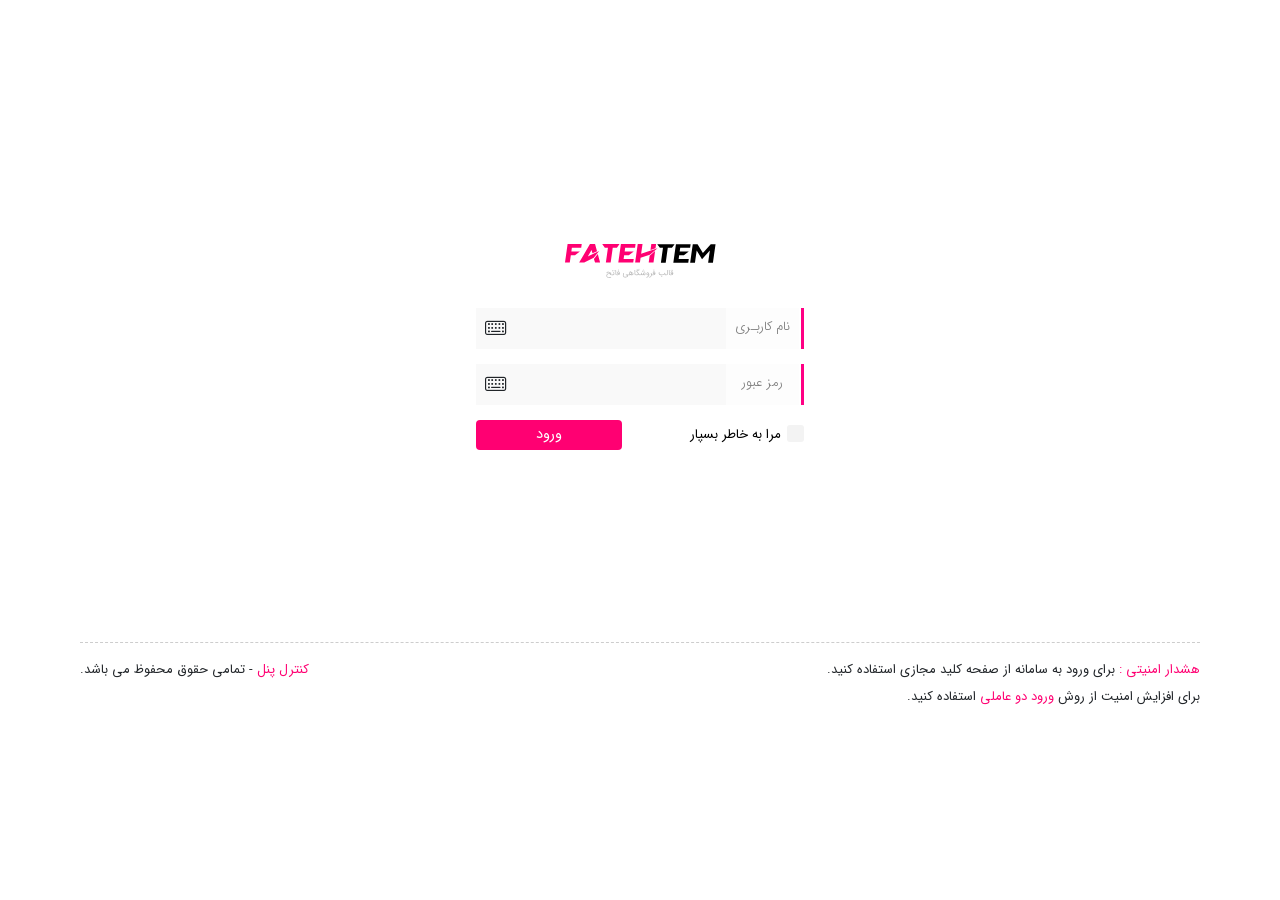
<file: login.html>
<!DOCTYPE html>
<html lang="fa" dir="rtl">
<head>
    <title>ورود به حساب کاربری | ProStore</title>
    <meta content="text/html; charset=utf-8" http-equiv="Content-Type" />
    <meta name="content-language" content="fa" />
    <meta name="viewport" content="width=device-width, initial-scale=1" />
    <meta name="fontiran.com:license" content="HU4G5">
    <link href="css/bootstrap.min.css" rel="stylesheet" type="text/css" />
    <link href="css/fontawesome.css" rel="stylesheet" type="text/css" >
    <link href="css/solid.css" rel="stylesheet" type="text/css" >
    <link href="css/light.css" rel="stylesheet" type="text/css" >
    <link href="css/WhiteTheme.css?v=1.2" rel="stylesheet" type="text/css" >
</head>
<body>
<section class="wrapperLogin">
    <section class="container-fluid userLogin" >
        <div class="logoImage">
            <img src="css/images/fatehlogo.svg"></img>
        </div>
        <div>
            <div class="loginItemInput">
                <div class="brdr"></div>
                <div class="lbl"> <span> نام کاربـری</span></div>
                <div class="txt"><input  type="text"></div>
                <div class="ico"><i class="fa-light fa-keyboard"></i></div>
            </div>
            <div class="loginItemInput">
                <div class="brdr"></div>
                <div class="lbl"><span>رمز عبور</span></div>
                <div class="txt"><input  type="password"></div>
                <div class="ico"><i class="fa-light fa-keyboard"></i></div>
            </div>
            <div class="loginCommand">
                <div class="remember">
                    <label class="control control--checkbox">
                        <span class="per-word">مرا به خاطر بسپار</span>
                        <input type="checkbox" />
                        <div class="control__indicator"></div>
                    </label>
                </div>
                <div class="command">
                    <a>ورود</a>
                </div>
            </div>
        </div>
    </section>
    <hr />
    <section class="footer-login">
        <div class="desc-key">
            <div><span class="colorRed">هشدار امنیتی : </span>برای ورود به سامانه از صفحه کلید مجازی استفاده کنید.</div>
            <div><span class="colorRed">کنترل پنل</span> - تمامی حقوق محفوظ می باشد.</div>
        </div>
        <div class="desc-two-auth">برای افزایش  امنیت از روش <span class="colorRed"> ورود دو عاملی </span>  استفاده کنید.</div>
    </section>
</section>
</body>
</html>
</file>
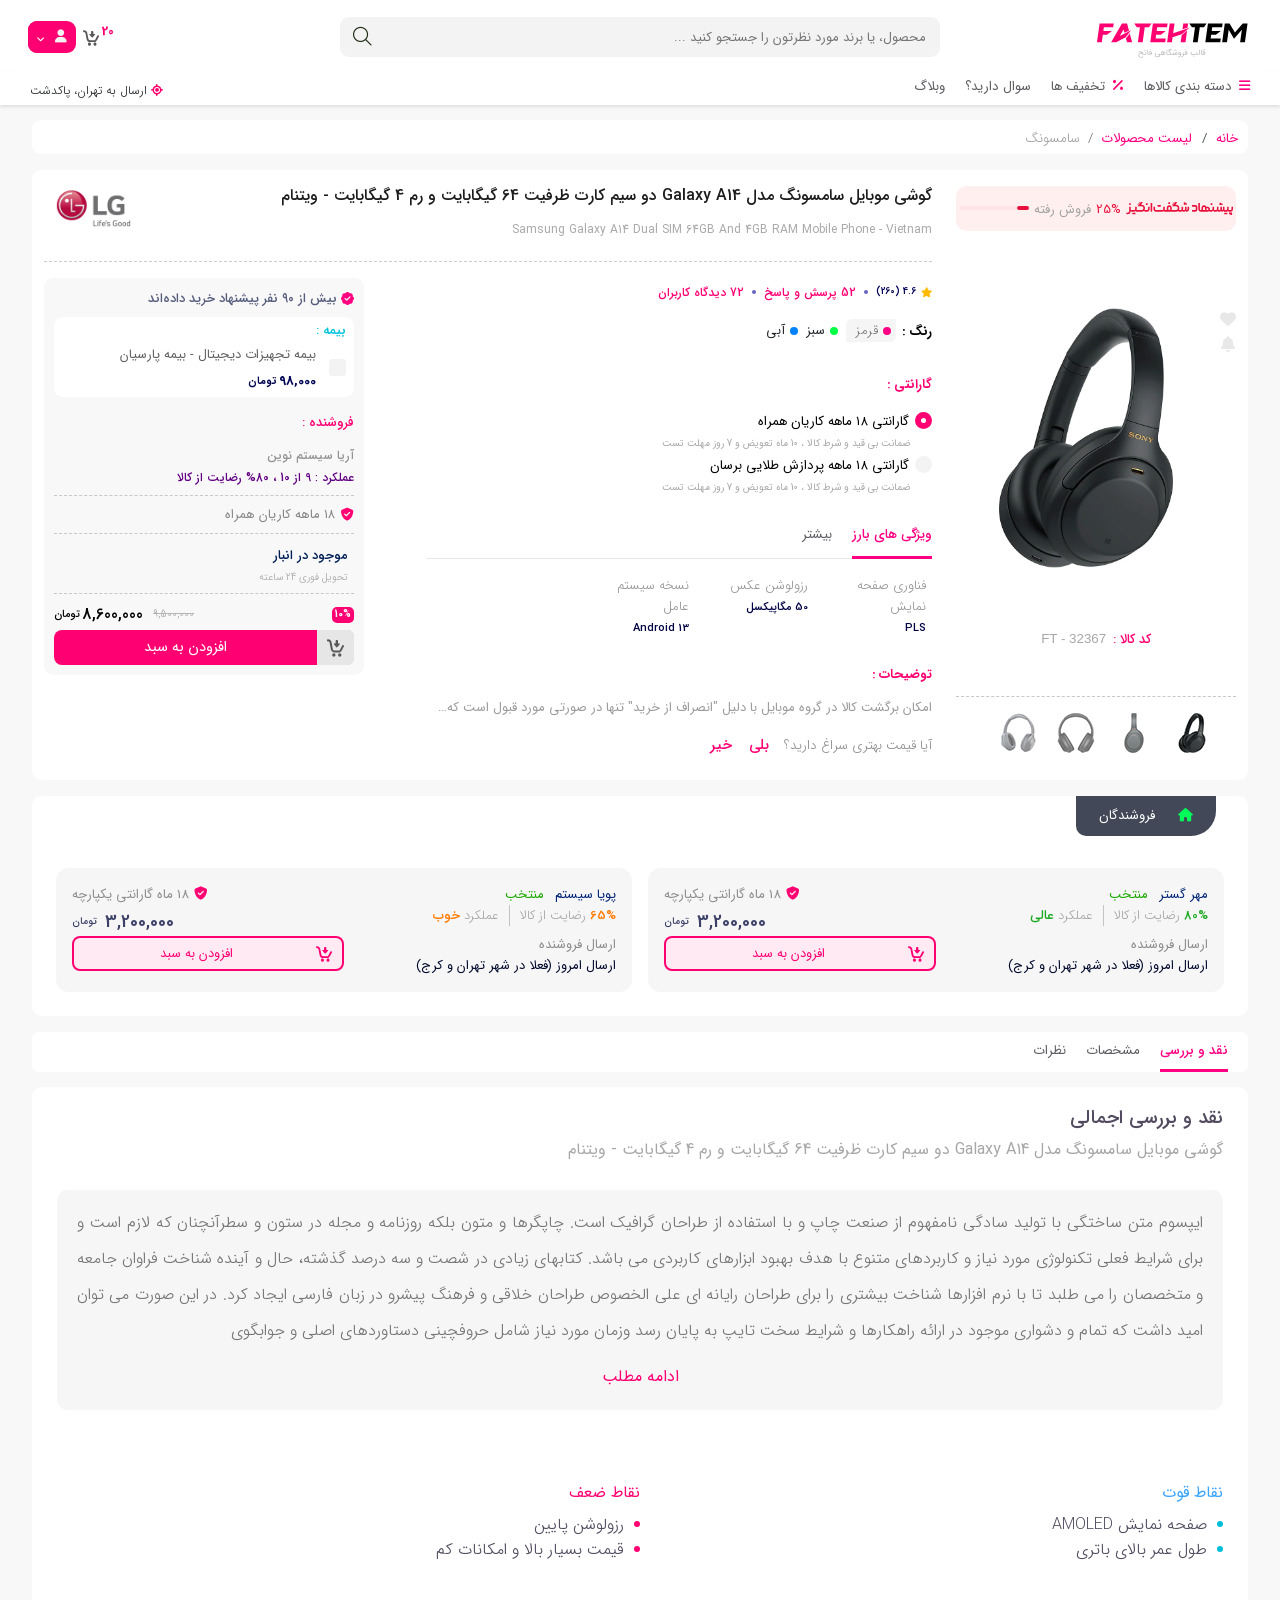
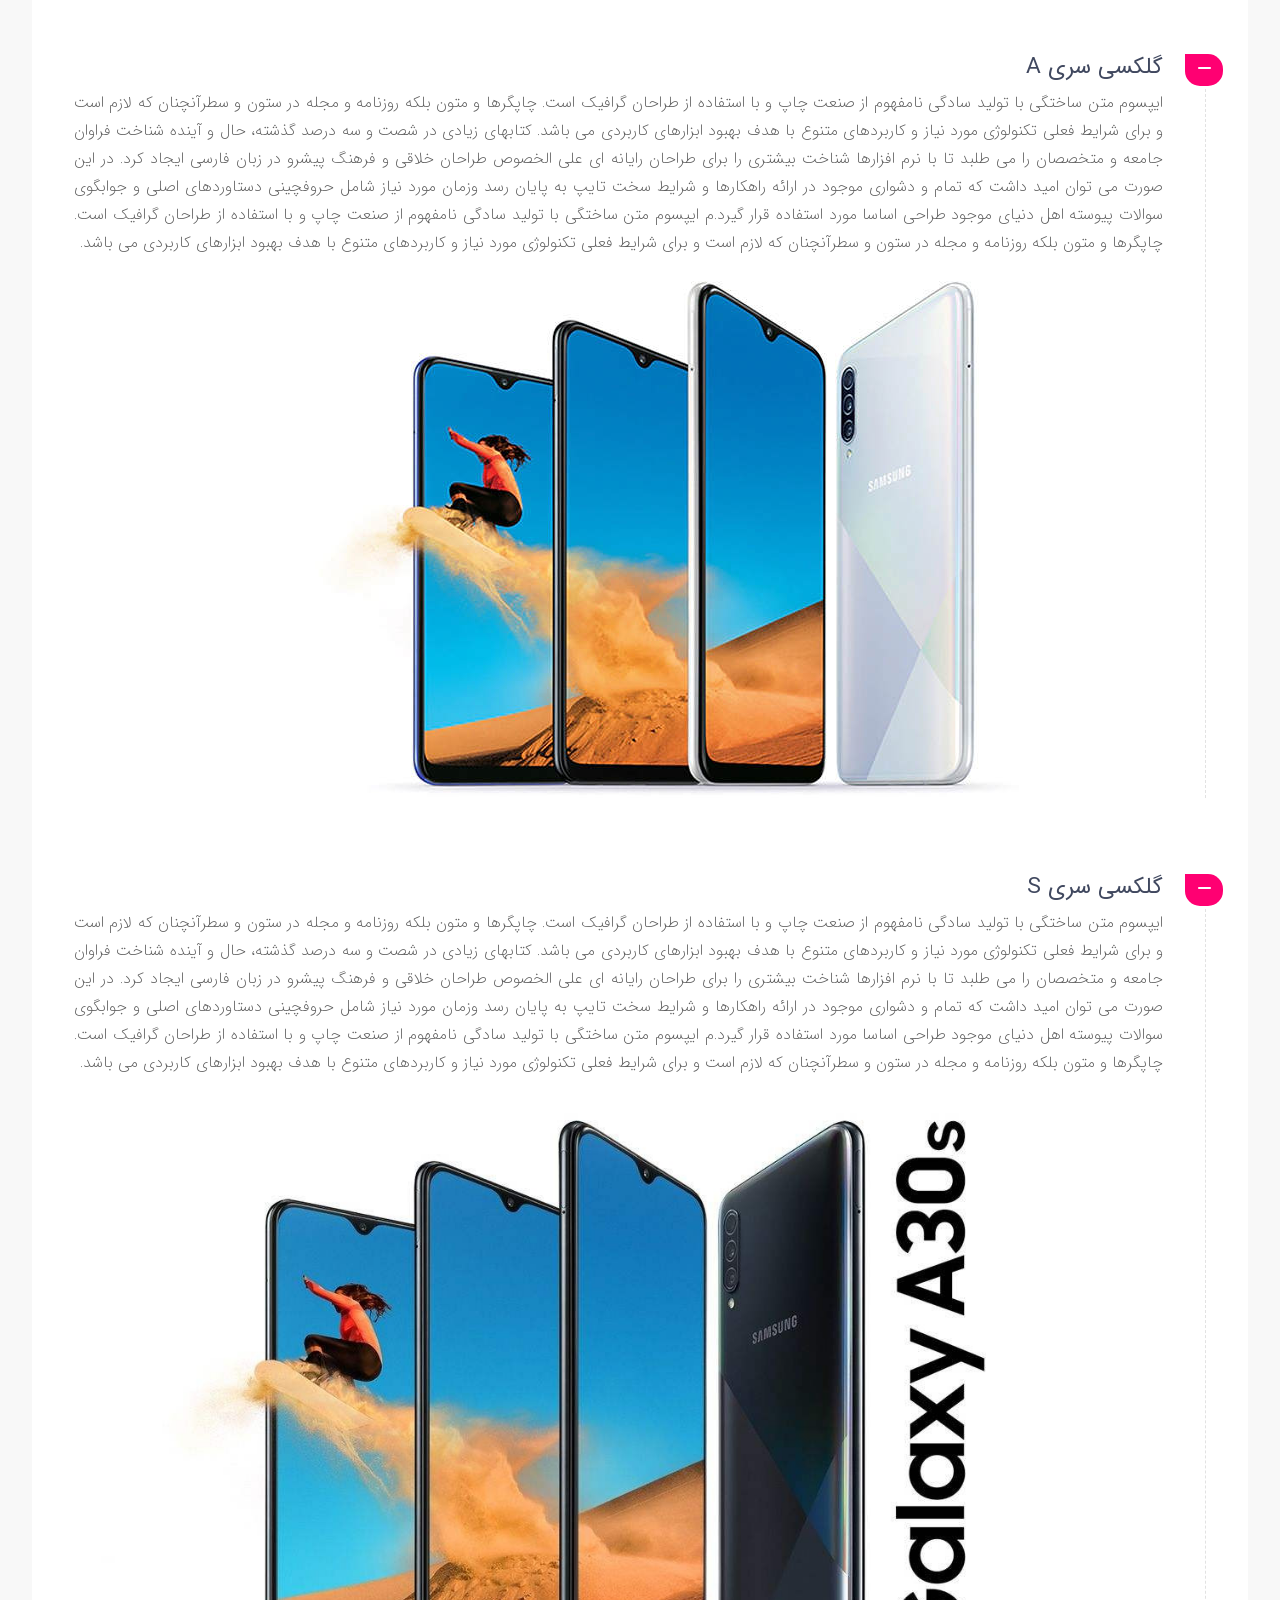
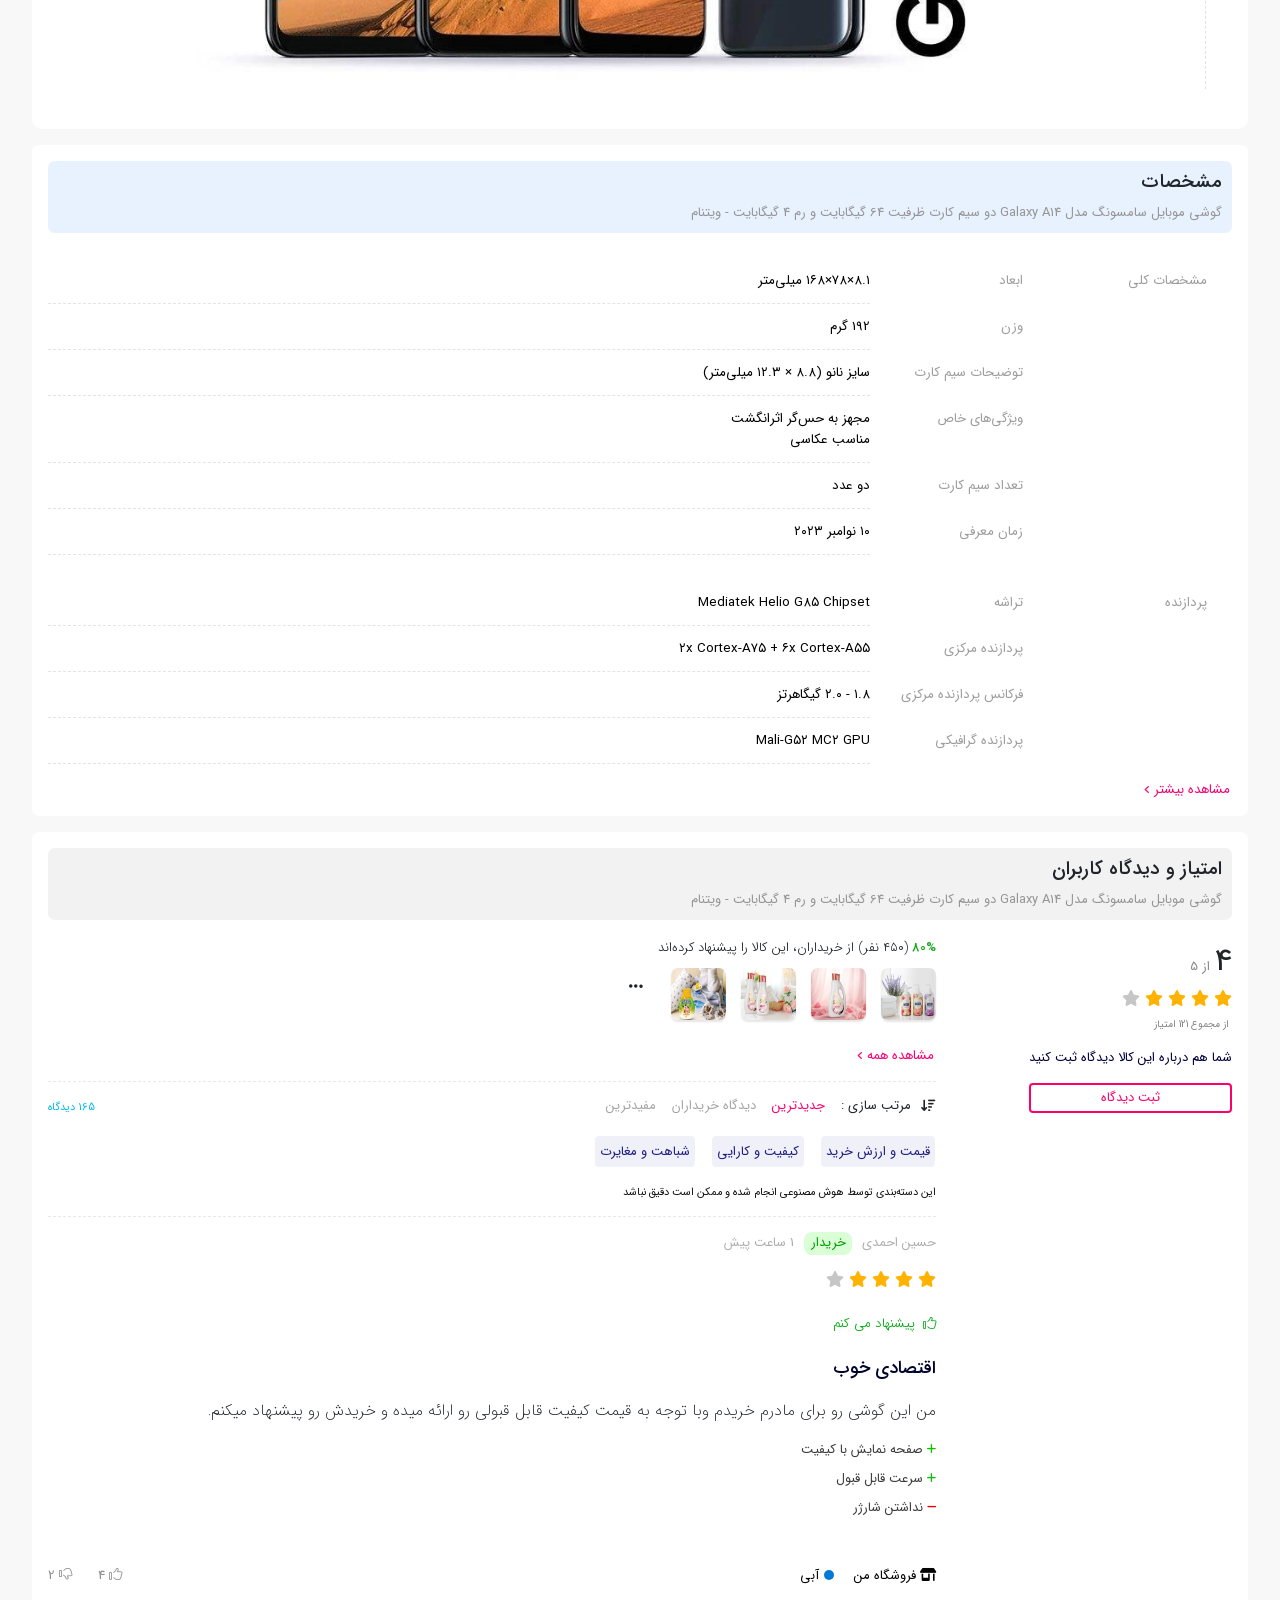
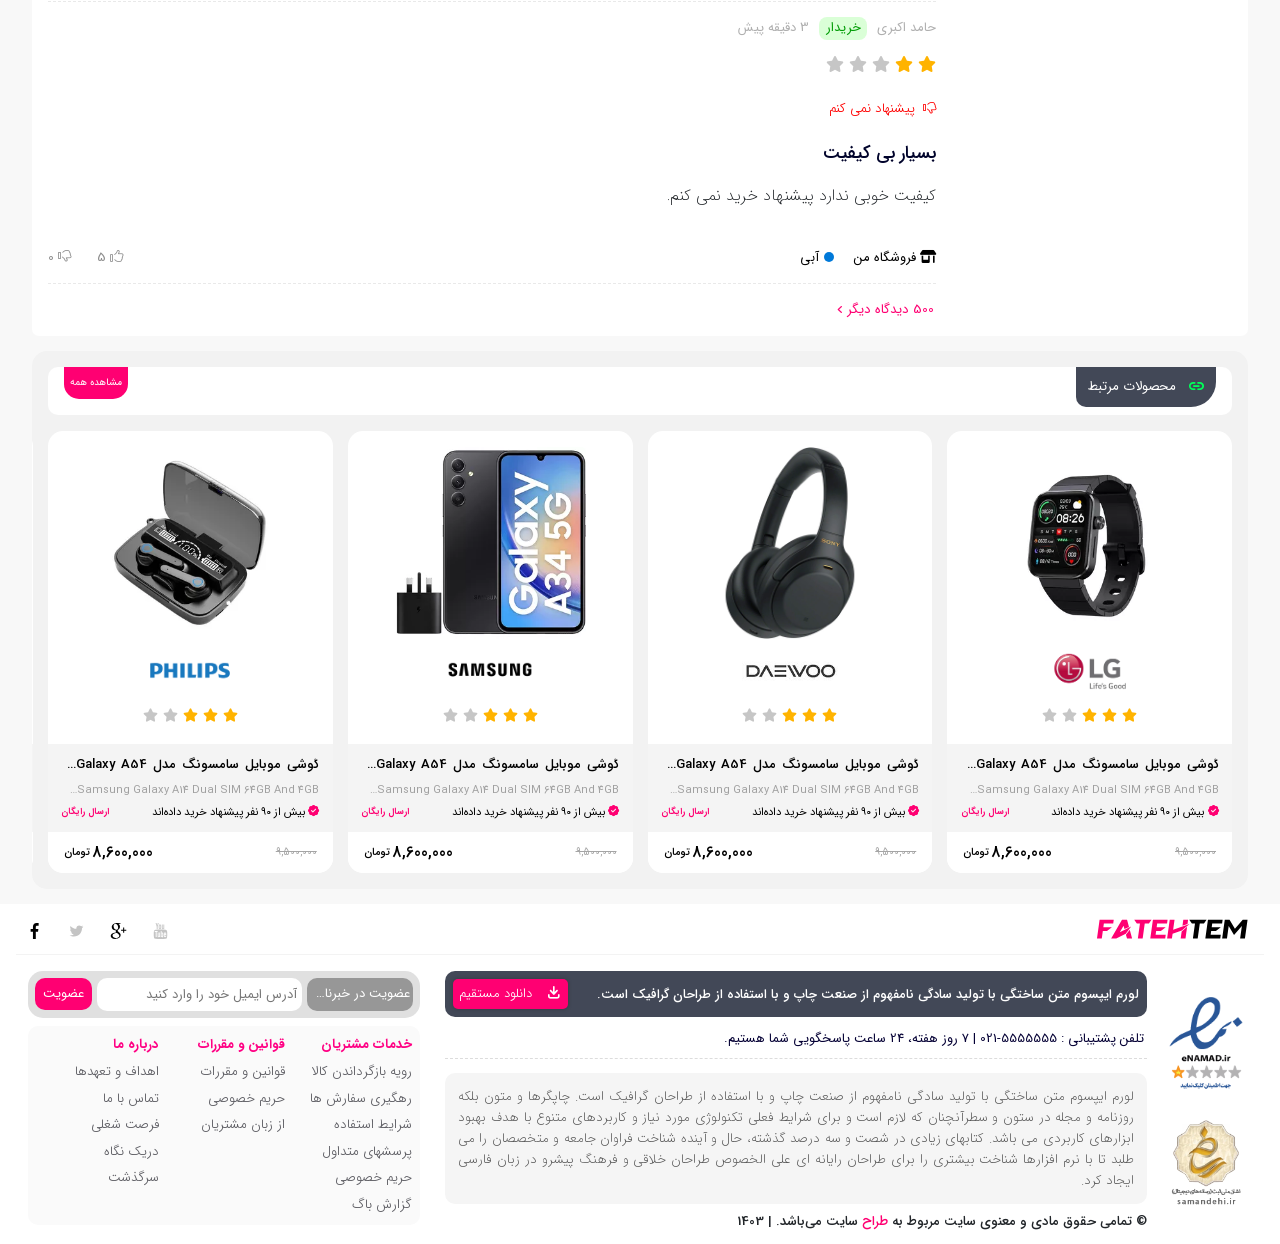
<file: product.html>
<!DOCTYPE html>
<html lang="fa" dir="rtl">
<head>
    <title>جزئیات محصول | ProStore</title>
    <meta content="text/html; charset=utf-8" http-equiv="Content-Type" />
    <meta name="content-language" content="fa" />
    <meta name="viewport" content="width=device-width, initial-scale=1" />
    <meta name="keywords" content="ProStore، فروشگاه اینترنتی، خرید آنلاین، محصولات دیجیتال" />
    <meta name="description" content="در فروشگاه اینترنتی ProStore محصولات را بررسی کنید و تجربه خرید آنلاین آسان‌تری داشته باشید." />
    <meta name="fontiran.com:license" content="HU4G5">
    <link href="css/bootstrap.min.css" rel="stylesheet" type="text/css" />
    <link href="css/fontawesome.css" rel="stylesheet" type="text/css" >
    <link href="css/solid.css" rel="stylesheet" type="text/css" >
    <link href="css/light.css" rel="stylesheet" type="text/css" >
    <link  href="css/swiper.min.css" rel="stylesheet">
    <link href="css/WhiteTheme.css?v=1.2" rel="stylesheet" type="text/css" >
    <script src="js/jquery-3.5.1.min.js"></script>
    <script src="js/swiper.min.js"></script>
    <script src="js/general.js?v=1.2"></script>
    <script src="js/product.js?v=1.2"></script>
</head>
<body>
<header>
    <div class="container-fluid">
        <div class="row md-view-searchUserCart">
            <div class="col-md-3  logo">
                <div>
                    <a href="index.html">
                        <img class="logoimgMD" src="css/images/fatehlogo.svg"/>
                    </a>
                </div>
            </div>
            <div class="col-md-6  searchArea " >
                <div class="searchBox">
                    <ul>
                        <li class="txt">
                            <input class="srch-input" placeholder="محصول، یا برند مورد نظرتون را جستجو کنید ..." type="text" />
                        </li>
                        <li class="btn">
                            <a><i class="fa-light fa-magnifying-glass btnsearch"></i></a>
                        </li>
                    </ul>
                </div>
            </div>
            <div class="col-md-3  user-cart ">
                <div class="u-c">
                    <ul>
                        <li class="user" onclick="toggleMenuProfile(); return false;">
                            <a href="profile.html" title="حسین خوش آمدید">
                                <div class="nameUser">
                                    <i class="fa-solid fa-user"></i>
                                </div>
                                <div class="arrowDown">
                                    <i class="fa-solid fa-angle-down"></i>
                                </div>
                            </a>
                        </li>
                        <li class="cart" onmouseover="OverlayMenu();" onmouseout="OverlayMenu();">
                            <a href="cart.html">
                                <div class="crcle">20</div>
                                <img src="css/images/cart.svg"/>
                            </a>
                            <div class="sec-drpdwn-Cart">
                                <div class="numberCartItem">
                                    <span>سبد کالای شما</span>
                                </div>
                                <div class="listCartItem">
                                    <div class="row cartItem">
                                        <div class="col-md-12 col-sm-12 col-12 sec-rem-imgpro">
                                            <div class="sec-imageProduct">
                                                <div>
                                                    <img class="img-p-cart" src="css/images/product4.webp">
                                                </div>
                                                <div class="brand">
                                                    <img src="css/images/daewoo-brand.jpg" >
                                                </div>
                                                <div class="counter-cart">
                                                    <ul>
                                                        <li class="btnPlus-cart"><i class="fa-light fa-plus"></i></li>
                                                        <li class="number-cartItems">1</li>
                                                        <li class="btnMinus-cart"><i class="fa-solid fa-trash-can"></i></li>
                                                    </ul>
                                                </div>
                                            </div>
                                            <div class="info-p-cart">
                                                <ul>
                                                    <li class="name-p-cart">
                                                        <span class="n-full">گوشی موبایل سامسونگ مدل Galaxy A14 دو سیم کارت ظرفیت 64 گیگابایت و رم 4 گیگابایت - ویتنام</span>
                                                        <span class="n-desc">Samsung Galaxy A14 Dual SIM 64GB And 4GB RAM Mobile Phone - Vietnam</span>
                                                    </li>
                                                    <li class="transport">
                                                        <span>ارسال رایگان</span>
                                                    </li>
                                                    <li class="img-timer-amazing">
                                                        <div class="img-amazing">
                                                            <img src="css/images/IncredibleOffer-red1.svg">
                                                        </div>
                                                        <div class="timer">
                                                            <span class="ti">12 : 34 : 26</span>
                                                        </div>
                                                    </li>
                                                    <li class="cntSize-p-cart">
                                                        <div><span class="c-c">گارانتی:</span> <i class="fa-solid  fa-shield-check"></i>  <span class="c-v">مهر گستر</span></div>
                                                    </li>
                                                    <li class="color-cart">
                                                        <span>رنگ :</span>
                                                        <ul class="lst-ColorText">
                                                            <li class="active"><span class="red"></span><span>قرمز</span></li>
                                                        </ul>
                                                    </li>
                                                    <li>
                                                        <div class="discount-price">
                                                            <div class="discount">
                                                                <span>10%</span>
                                                            </div>
                                                            <div class="total">
                                                                <div class="total-old">
                                                                    <span class="number-price">9,500,000</span>
                                                                </div>
                                                                <span class="number-price">8,600,000</span>
                                                                <span class="currency-price">تومان</span>
                                                            </div>
                                                        </div>
                                                    </li>

                                                </ul>
                                            </div>
                                        </div>
                                    </div>
                                    <hr>
                                    <div class="row cartItem">
                                        <div class="col-md-12 col-sm-12 col-12 sec-rem-imgpro">
                                            <div class="sec-imageProduct">
                                                <div>
                                                    <img class="img-p-cart" src="css/images/product1.webp">
                                                </div>
                                                <div class="brand">
                                                    <img src="css/images/kingstar-brand.png" >
                                                </div>
                                                <div class="counter-cart">
                                                    <ul>
                                                        <li class="btnPlus-cart"><i class="fa-light fa-plus"></i></li>
                                                        <li class="number-cartItems">1</li>
                                                        <li class="btnMinus-cart"><i class="fa-solid fa-trash-can"></i></li>
                                                    </ul>
                                                </div>
                                            </div>
                                            <div class="info-p-cart">
                                                <ul>
                                                    <li class="name-p-cart">
                                                        <span class="n-full">گوشی موبایل سامسونگ مدل Galaxy A14 دو سیم کارت ظرفیت 64 گیگابایت و رم 4 گیگابایت - ویتنام</span>
                                                        <span class="n-desc">Samsung Galaxy A14 Dual SIM 64GB And 4GB RAM Mobile Phone - Vietnam</span>
                                                    </li>
                                                    <li class="transport">
                                                        <span>ارسال رایگان</span>
                                                    </li>
                                                    <li class="img-timer-amazing">
                                                        <div class="img-amazing">
                                                            <img src="css/images/IncredibleOffer-red1.svg">
                                                        </div>
                                                        <div class="timer">
                                                            <span class="ti">12 : 34 : 26</span>
                                                        </div>
                                                    </li>
                                                    <li class="cntSize-p-cart">
                                                        <div><span class="c-c">گارانتی:</span> <i class="fa-solid  fa-shield-check"></i>  <span class="c-v">مهر گستر</span></div>
                                                    </li>
                                                    <li class="color-cart">
                                                        <span>رنگ :</span>
                                                        <ul class="lst-ColorText">
                                                            <li class="active"><span class="blue"></span><span>آبی</span></li>
                                                        </ul>
                                                    </li>
                                                    <li>
                                                        <div class="discount-price">
                                                            <div class="discount">
                                                                <span>10%</span>
                                                            </div>
                                                            <div class="total">
                                                                <div class="total-old">
                                                                    <span class="number-price">9,500,000</span>
                                                                </div>
                                                                <span class="number-price">8,600,000</span>
                                                                <span class="currency-price">تومان</span>
                                                            </div>
                                                        </div>
                                                    </li>
                                                </ul>
                                            </div>
                                        </div>
                                    </div>
                                    <hr>
                                    <div class="row cartItem">
                                        <div class="col-md-12 col-sm-12 col-12 sec-rem-imgpro">
                                            <div class="sec-imageProduct">
                                                <div>
                                                    <img class="img-p-cart" src="css/images/product6.webp">
                                                </div>
                                                <div class="brand">
                                                    <img src="css/images/lg-brand.webp" >
                                                </div>
                                                <div class="counter-cart">
                                                    <ul>
                                                        <li class="btnPlus-cart"><i class="fa-light fa-plus"></i></li>
                                                        <li class="number-cartItems">1</li>
                                                        <li class="btnMinus-cart"><i class="fa-solid fa-trash-can"></i></li>
                                                    </ul>
                                                </div>
                                            </div>
                                            <div class="info-p-cart">
                                                <ul>
                                                    <li class="name-p-cart">
                                                        <span class="n-full">گوشی موبایل سامسونگ مدل Galaxy A14 دو سیم کارت ظرفیت 64 گیگابایت و رم 4 گیگابایت - ویتنام</span>
                                                        <span class="n-desc">Samsung Galaxy A14 Dual SIM 64GB And 4GB RAM Mobile Phone - Vietnam</span>
                                                    </li>
                                                    <li class="transport">
                                                        <span>ارسال رایگان</span>
                                                    </li>
                                                    <li class="cntSize-p-cart">
                                                        <div><span class="c-c">گارانتی:</span> <i class="fa-solid  fa-shield-check"></i>  <span class="c-v">مهر گستر</span></div>
                                                    </li>
                                                    <li class="color-cart">
                                                        <span>رنگ :</span>
                                                        <ul class="lst-ColorText">
                                                            <li class="active"><span class="green"></span><span>سبز</span></li>
                                                        </ul>
                                                    </li>
                                                    <li>
                                                        <div class="discount-price">
                                                            <div class="discount">
                                                                <span>10%</span>
                                                            </div>
                                                            <div class="total">
                                                                <div class="total-old">
                                                                    <span class="number-price">9,500,000</span>
                                                                </div>
                                                                <span class="number-price">8,600,000</span>
                                                                <span class="currency-price">تومان</span>
                                                            </div>
                                                        </div>
                                                    </li>
                                                </ul>
                                            </div>
                                        </div>
                                    </div>
                                </div>
                                <div class="priceCartItem">
                                    <div class="prc-order">
                                        <span class="lbl-price">قابل پرداخت:</span>
                                        <span class="number-price">1,250,000 تومان</span>
                                    </div>
                                    <div class="btn-order"><a class="btnRegOrder"><span> ثبت سفارش</span></a></div>
                                </div>
                            </div>
                        </li>
                    </ul>
                    <div class="sec-mnu-Profile d-none">
                        <ul class="mnu-Drpdown">
                            <li>
                                <a href="profile.html">
                                    <span class="ico-drpdwn-Profile"><i class="fa-solid fa-user"></i></span>
                                    <span>پروفایل کاربر</span>
                                </a>
                            </li>
                            <li>
                                <a>
                                    <span class="ico-drpdwn-Profile"> <img src="css/images/cart-red.svg" /></span>
                                    <span>سفارشهای من</span>
                                </a>
                            </li>
                            <li>
                                <a>
                                    <span class="ico-drpdwn-Profile"><i class="fa-solid fa-bell"></i></span>
                                    <span>پیامهای من</span>
                                </a>
                            </li>
                            <li>
                                <a>
                                    <span class="ico-drpdwn-Profile"><i class="fa-solid fa-power-off"></i></span>
                                    <span>خروج از حساب</span>
                                </a>
                            </li>
                        </ul>
                    </div>
                </div>
            </div>
        </div>
        <div class="row sm-view-searchUserCart">
            <div class="col-sm-12 col-12 logo" >
                <div class="mnu col-1">
                    <a title="امکانات" onclick="showSidebar();"> <i class="fa-light fa-bars mnuMain"></i></a>
                </div>
                <div class="lgo col-10">
                    <a href="index.html">
                        <img class="logoimg"src="css/images/fatehlogo-sm.svg"/>
                    </a>
                </div>
                <div class="col-1 plce">
                    <a title="آدرس"> <i class="fa-light fa-location-crosshairs adrs"></i></a>
                </div>
            </div>
            <hr class="hr-logo-search" />
            <div class="col-sm-10 col-10 searchArea " >
                <div class="searchBox">
                    <ul>
                        <li class="txt">
                            <input class="srch-input" placeholder="محصول، یا برند مورد نظرتون را جستجو کنید ..." type="text" />
                        </li>
                        <li class="btn">
                            <a><i class="fa-light fa-magnifying-glass btnsearch"></i></a>
                        </li>
                    </ul>
                </div>
            </div>
            <div class="col-sm-2 col-2 user-cart ">
                <div class="u-c">
                    <ul>
                        <li class="user">
                            <a href="profile.html" title="حسین خوش آمدید">
                                <i class="fa-solid fa-user"></i>
                            </a>
                        </li>
                        <li class="cart">
                            <a href="cart.html">
                                <div class="crcle">20</div>
                                <img src="css/images/cart.svg"/>
                            </a>
                        </li>
                    </ul>
                </div>
            </div>
        </div>
        <div class="row mainMenu" id="mnuHeader">
            <div class="col-md-12 n-h">
                <nav>
                    <ul class="navHeader">
                        <li class="nItem parent" onmouseover="OverlayMenu();" onmouseout="OverlayMenu();">
                            <span ><i class="fa-solid fa-bars icoCategories"></i> دسته بندی کالاها</span>
                            <div class="megaMenuCategory">
                                <div class="containerCategoriesMenu">
                                    <ul class="categoriesMenu">
                                        <li id="cat-1"  class="catItem defautCategorySelect" onmouseover="ItemHoverHandler(event)">
                                            <a href="search.html"><i class="fa-solid fa-computer-speaker "></i><span>کالاهای دیجیتال</span></a>
                                        </li>
                                        <li id="cat-2" class="catItem" onmouseover="ItemHoverHandler(event)">
                                            <a href="search.html"><i class="fa-solid fa-loveseat"></i><span>خانه و آشپزخانه</span></a>
                                        </li>
                                        <li id="cat-3" class="catItem" onmouseover="ItemHoverHandler(event)">
                                            <a href="search.html"><i class="fa-solid fa-vacuum"></i><span>لوازم خانگی برقی</span></a>
                                        </li>
                                        <li id="cat-4" class="catItem" onmouseover="ItemHoverHandler(event)">
                                            <a href="search.html"><i class="fa-solid fa-shirt"></i><span>مد و پوشاک</span></a>
                                        </li>
                                        <li id="cat-5" class="catItem" onmouseover="ItemHoverHandler(event)">
                                            <a href="search.html"><i class="fa-solid fa-heart-pulse"></i> <span>زیبایی و سلامت</span></a>
                                        </li>
                                        <li id="cat-6" class="catItem" onmouseover="ItemHoverHandler(event)">
                                            <a href="search.html"><i class="fa-solid fa-screwdriver-wrench"></i><span>ابزارآلات و تجهیزات</span></a>
                                        </li>
                                        <li id="cat-7" class="catItem" onmouseover="ItemHoverHandler(event)">
                                            <a href="search.html"><i class="fa-solid fa-car-mirrors"></i><span>خودرو و موتورسیکلت</span></a>
                                        </li>
                                        <li id="cat-8" class="catItem" onmouseover="ItemHoverHandler(event)">
                                            <a href="search.html"><i class="fa-solid fa-volleyball"></i><span>ورزش و سفر</span></a>
                                        </li>
                                    </ul>
                                </div>
                                <div class="containerSubMenu">
                                    <div id="subCat-1" class="categoriesSubMenu defautSubMenuSelect">
                                        <div class="viewAllMegaMenu"><a href="product.html">مشاهده همه کالاها</a></div>
                                        <hr class="hr-megaMenu">
                                        <div class="lstSubMenuSelected">
                                            <div>
                                                <ul class="subMenuCategory">
                                                    <li class="parentCategory"><a href="search.html">لپ تاپ</a></li>
                                                    <li class="childCategory"><a href="search.html">لپ تاپ ایسوس</a></li>
                                                    <li class="childCategory"><a href="search.html">لپ تاپ دل</a></li>
                                                    <li class="childCategory"><a href="search.html">لپ تاپ ایسر</a></li>
                                                    <li class="childCategory"><a href="search.html">لپ تاپ توشیبا</a></li>
                                                    <li class="childCategory"><a href="search.html">لپ تاپ سونی</a></li>
                                                    <li class="childCategory"><a href="search.html">لپ تاپ سامسونگ</a></li>
                                                    <li class="childCategory"><a href="search.html">لپ تاپ لنوو</a></li>
                                                    <li class="childCategory"><a href="search.html">لپ تاپ ایسر</a></li>
                                                    <li class="childCategory"><a href="search.html">لپ تاپ او اس آی</a></li>
                                                    <li class="childCategory"><a href="search.html">مک بوک</a></li>
                                                    <li class="childCategory"><a href="search.html">لپ تاپ کاستوم</a></li>
                                                </ul>
                                                <ul class="subMenuCategory">
                                                    <li class="parentCategory"><a href="search.html">ماشین های اداری</a></li>
                                                    <li class="childCategory"><a href="search.html">کابل پرینتر</a></li>
                                                    <li class="childCategory"><a href="search.html">کاتریچ</a></li>
                                                    <li class="childCategory"><a href="search.html">اسکنر</a></li>
                                                    <li class="childCategory"><a href="search.html">تلفن</a></li>
                                                </ul>
                                            </div>
                                            <div>
                                                <ul class="subMenuCategory">
                                                    <li class="parentCategory"><a href="search.html">تجهیزات شبکه و ارتباطات</a></li>
                                                    <li class="childCategory"><a href="search.html">کابل شبکه</a></li>
                                                    <li class="childCategory"><a href="search.html">اکسس پوینت</a></li>
                                                    <li class="childCategory"><a href="search.html">سوییچ</a></li>
                                                    <li class="childCategory"><a href="search.html">پچ پنل</a></li>
                                                    <li class="childCategory"><a href="search.html">اسپیلیتر</a></li>
                                                    <li class="childCategory"><a href="search.html">یو پی اس</a></li>
                                                </ul>
                                                <ul class="subMenuCategory">
                                                    <li class="parentCategory"><a href="search.html">دوربین</a></li>
                                                    <li class="childCategory"><a href="search.html">دوربین سونی</a></li>
                                                    <li class="childCategory"><a href="search.html">دوربین فیلمبرداری</a></li>
                                                    <li class="childCategory"><a href="search.html">دوربین کنون</a></li>
                                                    <li class="childCategory"><a href="search.html">دوربین چاپ سریع</a></li>
                                                </ul>
                                            </div>
                                            <div>
                                                <ul class="subMenuCategory">
                                                    <li class="parentCategory"><a href="search.html">هدفون</a></li>
                                                    <li class="childCategory"><a href="search.html">هدفون بی سیم</a></li>
                                                    <li class="childCategory"><a href="search.html">هدفون اپل</a></li>
                                                    <li class="childCategory"><a href="search.html">هدفون سونی</a></li>
                                                    <li class="childCategory"><a href="search.html">هدفون سامسونگ</a></li>
                                                    <li class="childCategory"><a href="search.html">هدفون شیائومی</a></li>
                                                    <li class="childCategory"><a href="search.html">هدفون ریزر</a></li>
                                                </ul>
                                            </div>
                                            <div>
                                                <ul class="subMenuCategory">
                                                    <li class="parentCategory"><a href="search.html">پرینتر</a></li>
                                                    <li class="childCategory"><a href="search.html">پرینتر اچ پی</a></li>
                                                    <li class="childCategory"><a href="search.html">پرینتر رنگی</a></li>
                                                    <li class="childCategory"><a href="search.html">پرینتر سوزنی</a></li>
                                                    <li class="childCategory"><a href="search.html">پرینتر سه بعدی</a></li>
                                                    <li class="childCategory"><a href="search.html">پرینتر لیبل زن</a></li>
                                                </ul>
                                            </div>
                                        </div>
                                    </div>
                                    <div id="subCat-2" class="categoriesSubMenu"></div>
                                    <div id="subCat-3" class="categoriesSubMenu"></div>
                                    <div id="subCat-4" class="categoriesSubMenu"></div>
                                    <div id="subCat-5" class="categoriesSubMenu"></div>
                                    <div id="subCat-6" class="categoriesSubMenu"></div>
                                    <div id="subCat-7" class="categoriesSubMenu"></div>
                                    <div id="subCat-8" class="categoriesSubMenu"></div>
                                    <div id="subCat-9" class="categoriesSubMenu"></div>
                                    <div id="subCat-10" class="categoriesSubMenu"></div>
                                    <div id="subCat-11" class="categoriesSubMenu"></div>
                                </div>
                            </div>
                        </li>
                        <li class="nItem">
                            <a class="" href="index.html"><span><i class="fa-solid fa-percent icoSidebar"></i>تخفیف ها</span></a>
                        </li>
                        <li class="nItem">
                            <a class="" href="index.html">سوال دارید؟</a>
                        </li>
                        <li class="nItem">
                            <a class="" href="blog.html">وبلاگ</a>
                        </li>
                    </ul>
                </nav>
                <div class="address">
                    <i class="fa-solid fa-location-crosshairs"></i>
                    <span>ارسال به تهران، پاکدشت</span>
                </div>
            </div>
        </div>
    </div>
</header>
<div class="overlayMenu"></div>
<main>
    <section class="breadcrumb-products">
        <nav class="navBreadcrumb" aria-label="breadcrumb">
            <ol class="breadcrumb bc-products">
                <li class="breadcrumb-item"><a href="index.html">خانه</a></li>
                <li class="breadcrumb-item"><a href="search.html">لیست محصولات</a></li>
                <li class="breadcrumb-item active current-Link" aria-current="page">سامسونگ</li>
            </ol>
        </nav>
    </section>
    <section class="headerDetail">
        <div class="row">
            <div class="imagesGallery col-md-3">
                <div class="percentage-amazing">
                    <img src="css/images/IncredibleOffer-red1.svg">
                    <div class="number-txt">
                        <span class="number-percentage">25%</span>
                        <span class="txt-percentage">فروش رفته</span>
                    </div>
                    <div class="sec-progress">
                        <span class="cntnr"></span>
                        <span class="prctg" style="width: 20%"></span>
                    </div>
                </div>
                <div class="bigImage">
                    <div class="gallery-big-images">
                        <div class="swiper-container big-imageGallery">
                            <div class="swiper-wrapper">
                                <div class="swiper-slide itm-bigImage"><img class="b-i" src="css/images/product-d1.webp" /></div>
                                <div class="swiper-slide itm-bigImage"><img class="b-i" src="css/images/product-d2.jpg" /></div>
                                <div class="swiper-slide itm-bigImage"><img class="b-i" src="css/images/product-d3.jpg" /></div>
                                <div class="swiper-slide itm-bigImage"><img class="b-i" src="css/images/product-d4.jpg" /></div>
                            </div>
                        </div>
                    </div>
                    <div class="sec-fav-noti">
                        <ul class="fav-noti">
                            <li class="favorite"><i class="fa-solid fa-heart"></i></li>
                            <li class="notification"><i class="fa-solid fa-bell"></i></li>
                        </ul>
                    </div>
                </div>
                <div class="code-product">
                    <span class="lbl-code">کد کالا :</span>
                    <span>FT - 32367</span>
                </div>
                <div class="smallImages">
                    <div class="swiper-container small-imageGallery">
                        <div class="swiper-wrapper">
                            <div class="swiper-slide itm-smallImage"><img class="s-i" src="css/images/product-d1-sm.webp" /></div>
                            <div class="swiper-slide itm-smallImage"><img class="s-i" src="css/images/product-d2-sm.jpg" /></div>
                            <div class="swiper-slide itm-smallImage"><img class="s-i" src="css/images/product-d3-sm.jpg" /></div>
                            <div class="swiper-slide itm-smallImage"><img class="s-i" src="css/images/product-d4-sm.jpg" /></div>
                        </div>
                    </div>
<!--                    <div class="etc-imageProducts"> <a><i class="fa-solid fa-ellipsis"></i></a></div>-->
                </div>
            </div>
            <div class="info-main col-md-9">
                <div class="header">
                    <div class="titleProduct">
                        <h1 class="per-title">گوشی موبایل سامسونگ مدل Galaxy A14 دو سیم کارت ظرفیت 64 گیگابایت و رم 4 گیگابایت - ویتنام</h1>
                        <span class="eng-title">Samsung Galaxy A14 Dual SIM 64GB And 4GB RAM Mobile Phone - Vietnam</span>
                    </div>
                    <div class="brandProduct">
                        <img src="css/images/lg-brand.webp" />
                    </div>
                </div>
                <hr/>
                <div class="row body">
                    <div class="infoProduct col-md-7">
                        <div class="suggestedUser">
                            <div class="question-comment">
                                <div class="star-rating"><i class="fa-solid fa-star"></i> <span>4.6 (260)</span></div>
                                <div class="question"><span class="dot"></span><a href="#comment-section"><span>52 پرسش و پاسخ</span></a></div>
                                <div class="comment"><span class="dot"></span><a href="#comment-section"><span>72 دیدگاه کاربران</span></a></div>
                            </div>
                        </div>
                        <div class="ProductColors">
                            <span>رنگ :</span>
                            <ul class="lst-ColorText">
                                <li class="active"><span class="red"></span><span>قرمز</span></li>
                                <li><span class="green"></span><span>سبز</span></li>
                                <li><span class="blue"></span><span>آبی</span></li>
                            </ul>
                        </div>
<!--                        <div class="mainProperties">
                            <span class="header">ویژگی های محصول :</span>
                            <ul>
                                <li><span class="caption">فناوری صفحه نمایش</span><span class="value">PLS</span></li>
                                <li><span class="caption">رزولوشن عکس</span><span class="value">50 مگاپیکسل</span></li>
                                <li><span class="caption">نسخه سیستم عامل</span><span class="value">Android 13</span></li>
                                <li class="btn-browse-Properties"><span class="browse">+ موارد بیشتر</span></li>
                            </ul>
                        </div>-->
                        <div class="itms-garantee">
                            <span class="cp-return">گارانتی :</span>
                            <div class="itmRadio">
                                <label class="control control--radio">
                                    <span class="per-word">گارانتی ۱۸ ماهه کاریان همراه</span>
                                    <input type="radio" name="garantee-md" checked="checked">
                                    <div class="control__indicator"></div>
                                </label>
                                <span class="per-word-desc">ضمانت بی قید و شرط کالا ، 10 ماه تعویض و 7 روز مهلت تست </span>
                            </div>
                            <div class="itmRadio">
                                <label class="control control--radio">
                                    <span class="per-word">گارانتی ۱۸ ماهه پردازش طلایی برسان</span>
                                    <input type="radio" name="garantee-md">
                                    <div class="control__indicator"></div>
                                </label>
                                <span class="per-word-desc">ضمانت بی قید و شرط کالا ، 10 ماه تعویض و 7 روز مهلت تست</span>
                            </div>
                        </div>
                        <div class="main-properties-summary">
                            <ul class="nav-header">
                                <li class="ni-active">
                                    <a class="">ویژگی های بارز</a>
                                </li>
                                <li >
                                    <a href="#property-section" class="">بیشتر</a>
                                </li>
                            </ul>
                            <div class="mainProperties">
                                <ul>
                                    <li><span class="caption">فناوری صفحه نمایش</span><span class="value">PLS</span></li>
                                    <li><span class="caption">رزولوشن عکس</span><span class="value">50 مگاپیکسل</span></li>
                                    <li><span class="caption">نسخه سیستم عامل</span><span class="value">Android 13</span></li>
                                </ul>
                            </div>
                        </div>
                        <div class="description-properties">
                            <span>توضیحات : </span>
                            <p>امکان برگشت کالا در گروه موبایل با دلیل "انصراف از خرید" تنها در صورتی مورد قبول است که پلمب کالا باز نشده باشد. تمام ضمانت رجیستری دارند. در صورت وجود مشکل رجیستری، می‌توانید بعد از مهلت قانونی ۳۰ روزه، گوشی خریداری‌شده را مرجوع کنید.</p>
                        </div>
                        <div class="survery-question">
                            <span class="s-q">آیا قیمت بهتری سراغ  دارید؟ </span>
                            <ul class="bestPrice">
                                <li><span>بلی</span></li>
                                <li><span>خیر</span></li>
                            </ul>
                        </div>
                    </div>
                    <div class="c-p-g col-md-5">
                        <div class="cart-price-garantee">
                            <div class="suggestedNumber">
                                <i class="fa-solid fa-badge-check"></i>
                                <span>بیش از ۹۰ نفر پیشنهاد خرید داده‌اند</span>
                            </div>
                            <div class="insurance">
                                <span class="header">بیمه :</span>
                                <ul>
                                    <li class="itm-Insurance">
                                        <div class="chkbox-insu">
                                            <div class="itmCheck">
                                                <label class="control control--checkbox">
                                                    <input type="checkbox" >
                                                    <div class="control__indicator"></div>
                                                </label>
                                            </div>
                                        </div>
                                        <div class="itm-insu">
                                            <span>بیمه تجهیزات دیجیتال - بیمه پارسیان</span>
                                            <div class="price-Product">
                                                <div class="total">
                                                    <span class="number-price">98,000</span>
                                                    <span class="currency-price">تومان</span>
                                                </div>
                                            </div>
                                        </div>
                                    </li>
                                </ul>
                            </div>
                            <div class="seller">
                                <span>فروشنده :</span>
                                <ul>
                                    <li class="name-shop-product">آریا سیستم نوین</li>
                                    <li class="rating">عملکرد : 9 از 10 ، 80% رضایت از کالا</li>
                                </ul>
                            </div>
                            <hr />
                            <div class="garantee"><i class="fa-solid  fa-shield-check"></i><span>۱۸ ماهه کاریان همراه</span></div>
                            <hr />
                            <div>
                                <ul class="inv-exp">
                                    <li class="inventor"><span class="inventor">موجود در انبار</span></li>
                                    <li class="exp">تحویل فوری 24 ساعته</li>
                                </ul>
                            </div>
                            <hr />
                            <div class="discount-price">
                                <div class="discount">
                                    <span>10%</span>
                                </div>
                                <div class="total">
                                    <div class="total-old">
                                        <span class="number-price">9,500,000</span>
                                    </div>
                                    <span class="number-price">8,600,000</span>
                                    <span class="currency-price">تومان</span>
                                </div>
                            </div>
                            <div class="addCart">
                                <a class="btnAddToCart">
                                    <div class="ico-cart"><img src="css/images/cart.svg"></div>
                                    <div class="txt-cart">افزودن به سبد</div>
                                </a>
                            </div>
                        </div>
                    </div>
                </div>
            </div>
        </div>
    </section>
    <section class="headerDetail-sm">
        <div class="t-i-c">
            <div class="titleProduct">
                <div class="right">
                    <span class="per-title">گوشی موبایل سامسونگ مدل Galaxy A14 دو سیم کارت ظرفیت 64 گیگابایت و رم 4 گیگابایت - ویتنام</span>
                    <span class="eng-title">Samsung Galaxy A14 Dual SIM 64GB And 4GB RAM Mobile Phone - Vietnam</span>
                </div>
               <div class="left">
                   <img src="css/images/lg-brand.webp" />
               </div>
            </div>
            <hr/>
            <div class="percentage-amazing">
                <img src="css/images/IncredibleOffer-red1.svg">
                <div class="number-txt">
                    <span class="number-percentage">25%</span>
                    <span class="txt-percentage">فروش رفته</span>
                </div>
                <div class="sec-progress">
                    <span class="cntnr"></span>
                    <span class="prctg" style="width: 20%"></span>
                </div>
            </div>
            <div class="star-favorite-notif row">
                    <ul class="fav-noti">
                        <li class="favorite"><i class="fa-solid fa-heart"></i></li>
                        <li class="notification"><i class="fa-solid fa-bell"></i></li>
                    </ul>
            </div>
            <div class="sm-imagesGallery swiper-container">
                <div class="swiper-wrapper sm-wrapper">
                    <div class="swiper-slide sm-slide"> <img class="b-i" src="css/images/product-d1.webp" /></div>
                    <div class="swiper-slide sm-slide"> <img class="b-i" src="css/images/product-d2.jpg" /></div>
                    <div class="swiper-slide sm-slide"> <img class="b-i" src="css/images/product-d3.jpg" /></div>
                    <div class="swiper-slide sm-slide"> <img class="b-i" src="css/images/product-d4.jpg" /></div>
                </div>
                <div class="swiper-pagination imagesGalleryPagination"></div>
            </div>
            <div class="code-product">
                <span class="lbl-code">کد کالا :</span>
                <span>FT - 32367</span>
            </div>
            <div class="seller">
                <ul>
                    <li class="star-rating"><i class="fa-solid fa-star"></i> <span>4.6 (260)</span></li>
                </ul>
            </div>
            <div class="question-comment">
                <div class="question"><span class="dot"></span><a href=""><span>52 پرسش و پاسخ</span></a></div>
                <div class="comment"><span class="dot"></span><a href=""><span>72 دیدگاه کاربران</span></a></div>
            </div>
            <div class="ProductColors" >
                <div class="header" onclick="toggleItemParameter('.ProductColors > .header > .left > i','#sm-lstColor')">
                    <div class="right">
                        <span class="caption">رنگ :</span>
                    </div>
                    <div class="left">
                        <span>(3 رنگ)</span>
                    </div>
                </div>
                <div id="sm-lstColor" class="body">
                    <ul class="lst-ColorText">
                        <li class="active"><span class="red"></span><span>قرمز</span></li>
                        <li><span class="green"></span><span>سبز</span></li>
                        <li><span class="blue"></span><span>آبی</span></li>
                    </ul>
                </div>
            </div>
            <div class="itms-garantee">
                <span class="cp-return">گارانتی :</span>
                <div class="itmRadio">
                    <label class="control control--radio">
                        <span class="per-word">گارانتی ۱۸ ماهه کاریان همراه</span>
                        <input type="radio" name="garantee-sm" checked="checked">
                        <div class="control__indicator"></div>
                    </label>
                    <span class="per-word-desc">ضمانت بی قید و شرط کالا ، 10 ماه تعویض و 7 روز مهلت تست </span>
                </div>
                <div class="itmRadio">
                    <label class="control control--radio">
                        <span class="per-word">گارانتی ۱۸ ماهه پردازش طلایی برسان</span>
                        <input type="radio" name="garantee-sm">
                        <div class="control__indicator"></div>
                    </label>
                    <span class="per-word-desc">ضمانت بی قید و شرط کالا ، 10 ماه تعویض و 7 روز مهلت تست</span>
                </div>
            </div>
            <div class="main-properties-summary">
                <ul class="nav-header">
                    <li class="ni-active">
                        <a class="">ویژگی های بارز</a>
                    </li>
                    <li >
                        <a href="#property-section" class="">بیشتر</a>
                    </li>
                </ul>
                <div class="mainProperties">
                    <ul>
                        <li><span class="caption">فناوری صفحه نمایش</span><span class="value">PLS</span></li>
                        <li><span class="caption">رزولوشن عکس</span><span class="value">50 مگاپیکسل</span></li>
                        <li><span class="caption">نسخه سیستم عامل</span><span class="value">Android 13</span></li>
                    </ul>
                </div>
            </div>
            <div class="cart-price-garantee">
                <div class="suggestedNumber">
                    <i class="fa-solid fa-badge-check"></i>
                    <span>بیش از ۹۰ نفر پیشنهاد خرید داده‌اند</span>
                </div>
                <div class="insurance">
                    <span class="header">بیمه :</span>
                    <ul>
                        <li class="itm-Insurance">
                            <div class="chkbox-insu">
                                <div class="itmCheck">
                                    <label class="control control--checkbox">
                                        <input type="checkbox" >
                                        <div class="control__indicator"></div>
                                    </label>
                                </div>
                            </div>
                            <div class="itm-insu">
                                <span>بیمه تجهیزات دیجیتال - بیمه پارسیان</span>
                                <div class="price-Product">
                                    <div class="total">
                                        <span class="number-price">98,000</span>
                                        <span class="currency-price">تومان</span>
                                    </div>
                                </div>
                            </div>
                        </li>
                    </ul>
                </div>
                <div class="seller">
                    <span>فروشنده :</span>
                    <ul>
                        <li class="name-shop-product">آریا سیستم نوین</li>
                        <li class="rating">عملکرد : 9 از 10 ، 80% رضایت از کالا</li>
                    </ul>
                </div>
                <hr />
                <div class="garantee"><i class="fa-solid  fa-shield-check"></i><span>۱۸ ماهه کاریان همراه</span></div>
                <hr />
                <div>
                    <ul class="inv-exp">
                        <li class="inventor"><span class="inventor">موجود در انبار</span></li>
                        <li class="exp">تحویل فوری 24 ساعته</li>
                    </ul>
                </div>
            </div>
        </div>
    </section>
    <section class="productSellers">
        <div class="headerSeller">
            <div><i class="fa-solid fa-home"></i> <span>فروشندگان</span></div>
        </div>
        <div class="bodySeller">
            <ul class="lst-Sellers">
                <li class="itm-Seller">
                    <div>
                        <div class="right">
                            <div class="name-shop">
                                <div class="nm-shp">
                                    <span class="lnkShop">مهر گستر</span>
                                    <div class="selectedShop">منتخب</div>
                                </div>
                                <div class="rate-shp">
                                    <div class="Satisfaction">
                                        <span class="percentSatisfaction-good">80%</span>
                                        <span>رضایت از کالا</span>
                                    </div>
                                    <div>
                                        <span>عملکرد</span>
                                        <span class="performance-perfect">عالی</span>
                                    </div>
                                </div>
                            </div>
                            <div class="typeSend-shop ">
                                <span class="send-seller">ارسال فروشنده</span>
                                <span class="send-today">ارسال امروز (فعلا در شهر تهران و کرج)</span>
                            </div>
                        </div>
                        <div class="left">
                            <div class="g-p">
                                <div class="garanteeProduct-shop  ">
                                    <i class="fa-solid fa-shield-check "></i><span>18 ماه گارانتی یکپارچه</span>
                                </div>
                                <div class="priceProduct-shop  ">
                                    <span class="price">3,200,000</span><span class="currency">تومان</span>
                                </div>
                            </div>
                            <div class="addtocart">
                                <a class="btnAddToCart-shop">
                                    <div class="ico-cart-shop"><img src="css/images/cart-red.svg"></div>
                                    <div class="txt-cart">افزودن به سبد</div>
                                </a>
                            </div>
                        </div>
                    </div>
                </li>
                <li class="itm-Seller">
                    <div>
                        <div class="right">
                            <div class="name-shop">
                                <div class="nm-shp">
                                    <span class="lnkShop" >پویا سیستم</span>
                                    <div class="selectedShop">منتخب</div>
                                </div>
                                <div class="rate-shp">
                                    <div class="Satisfaction">
                                        <span class="percentSatisfaction-bad">65%</span>
                                        <span>رضایت از کالا</span>
                                    </div>
                                    <div>
                                        <span>عملکرد</span>
                                        <span class="performance-good">خوب</span>
                                    </div>
                                </div>
                            </div>
                            <div class="typeSend-shop">
                                <span class="send-seller">ارسال فروشنده</span>
                                <span class="send-today">ارسال امروز (فعلا در شهر تهران و کرج)</span>
                            </div>
                        </div>
                        <div class="left">
                            <div class="g-p">
                                <div class="garanteeProduct-shop">
                                    <i class="fa-solid fa-shield-check "></i><span>18 ماه گارانتی یکپارچه</span>
                                </div>
                                <div class="priceProduct-shop">
                                    <span class="price">3,200,000</span><span class="currency">تومان</span>
                                </div>
                            </div>
                            <div class="addtocart">
                                <a class="btnAddToCart-shop">
                                    <div class="ico-cart-shop"><img src="css/images/cart-red.svg"></div>
                                    <div class="txt-cart">افزودن به سبد</div>
                                </a>
                            </div>
                        </div>
                    </div>
                </li>
            </ul>
        </div>
    </section>
    <section class="header-v-p-c">
        <ul class="nav-header">
            <li class="ni-active">
                <a href="#view-section" class="" >نقد و بررسی</a>
            </li>
            <li class="">
                <a href="#property-section" class="" >مشخصات</a>
            </li>
            <li>
                <a href="#comment-section" class="" >نظرات</a>
            </li>
        </ul>
    </section>
    <section class="view-property-comment">
        <div id="view-section" class="view-section">
            <article>
                <section class="ti-cap">
                    <h2>
                        نقد و بررسی اجمالی<br/>
                        <span>گوشی موبایل سامسونگ مدل Galaxy A14 دو سیم کارت ظرفیت 64 گیگابایت و رم 4 گیگابایت - ویتنام</span>
                    </h2>
                </section>
                <section class="summary-article">
                    <div class="s-a">
                        ایپسوم متن ساختگی با تولید سادگی نامفهوم از صنعت چاپ و با استفاده از طراحان گرافیک است. چاپگرها و متون بلکه روزنامه و مجله در ستون و سطرآنچنان که لازم است و برای شرایط فعلی تکنولوژی مورد نیاز و کاربردهای متنوع با هدف بهبود ابزارهای کاربردی می باشد. کتابهای زیادی در شصت و سه درصد گذشته، حال و آینده شناخت فراوان جامعه و متخصصان را می طلبد تا با نرم افزارها شناخت بیشتری را برای طراحان رایانه ای علی الخصوص طراحان خلاقی و فرهنگ پیشرو در زبان فارسی ایجاد کرد. در این صورت می توان امید داشت که تمام و دشواری موجود در ارائه راهکارها و شرایط سخت تایپ به پایان رسد وزمان مورد نیاز شامل حروفچینی دستاوردهای اصلی و جوابگوی
                    </div>
                    <a class="btnContinue">ادامه مطلب</a>
                </section>
                <section class="row disadvantages-advantages">
                    <div class="col-md-6 col-sm-12 advantages">
                        <span>نقاط قوت</span>
                        <ul>
                            <li>صفحه نمایش AMOLED</li>
                            <li>طول عمر بالای باتری</li>
                        </ul>
                    </div>
                    <div class="col-md-6 col-sm-12 disadvantages">
                        <span>نقاط ضعف</span>
                        <ul>
                            <li>رزولوشن پایین</li>
                            <li>قیمت بسیار بالا و امکانات کم</li>
                        </ul>
                    </div>
                </section>
                <section class="description">
                    <div class="itm-desc">
                        <a class="btnAccordin"><i class="fa-solid fa-minus"></i></a>
                        <h3>گلکسی سری A</h3>
                        <div class="content">
                            <p> ایپسوم متن ساختگی با تولید سادگی نامفهوم از صنعت چاپ و با استفاده از طراحان گرافیک است. چاپگرها و متون بلکه روزنامه و مجله در ستون و سطرآنچنان که لازم است و برای شرایط فعلی تکنولوژی مورد نیاز و کاربردهای متنوع با هدف بهبود ابزارهای کاربردی می باشد. کتابهای زیادی در شصت و سه درصد گذشته، حال و آینده شناخت فراوان جامعه و متخصصان را می طلبد تا با نرم افزارها شناخت بیشتری را برای طراحان رایانه ای علی الخصوص طراحان خلاقی و فرهنگ پیشرو در زبان فارسی ایجاد کرد. در این صورت می توان امید داشت که تمام و دشواری موجود در ارائه راهکارها و شرایط سخت تایپ به پایان رسد وزمان مورد نیاز شامل حروفچینی دستاوردهای اصلی و جوابگوی سوالات پیوسته اهل دنیای موجود طراحی اساسا مورد استفاده قرار گیرد.م ایپسوم متن ساختگی با تولید سادگی نامفهوم از صنعت چاپ و با استفاده از طراحان گرافیک است. چاپگرها و متون بلکه روزنامه و مجله در ستون و سطرآنچنان که لازم است و برای شرایط فعلی تکنولوژی مورد نیاز و کاربردهای متنوع با هدف بهبود ابزارهای کاربردی می باشد.</p>
                            <div class="imgContent">
                                <img src="css/images/pi9.jpg"/>
                            </div>
                        </div>
                    </div>
                    <div class="itm-desc">
                        <a class="btnAccordin"><i class="fa-solid fa-minus"></i></a>
                        <h3>گلکسی سری S</h3>
                        <div class="content">
                            <p> ایپسوم متن ساختگی با تولید سادگی نامفهوم از صنعت چاپ و با استفاده از طراحان گرافیک است. چاپگرها و متون بلکه روزنامه و مجله در ستون و سطرآنچنان که لازم است و برای شرایط فعلی تکنولوژی مورد نیاز و کاربردهای متنوع با هدف بهبود ابزارهای کاربردی می باشد. کتابهای زیادی در شصت و سه درصد گذشته، حال و آینده شناخت فراوان جامعه و متخصصان را می طلبد تا با نرم افزارها شناخت بیشتری را برای طراحان رایانه ای علی الخصوص طراحان خلاقی و فرهنگ پیشرو در زبان فارسی ایجاد کرد. در این صورت می توان امید داشت که تمام و دشواری موجود در ارائه راهکارها و شرایط سخت تایپ به پایان رسد وزمان مورد نیاز شامل حروفچینی دستاوردهای اصلی و جوابگوی سوالات پیوسته اهل دنیای موجود طراحی اساسا مورد استفاده قرار گیرد.م ایپسوم متن ساختگی با تولید سادگی نامفهوم از صنعت چاپ و با استفاده از طراحان گرافیک است. چاپگرها و متون بلکه روزنامه و مجله در ستون و سطرآنچنان که لازم است و برای شرایط فعلی تکنولوژی مورد نیاز و کاربردهای متنوع با هدف بهبود ابزارهای کاربردی می باشد.</p>
                            <div class="imgContent">
                                <img src="css/images/pi10.jpg"/>
                            </div>
                        </div>
                    </div>
                </section>
            </article>
        </div>
        <div id= "property-section" class="property-section">
            <div class="property-header">
                <h2> مشخصات </h2>
                <span>گوشی موبایل سامسونگ مدل Galaxy A14 دو سیم کارت ظرفیت 64 گیگابایت و رم 4 گیگابایت - ویتنام</span>
            </div>
            <div class="lst-Properties">
                <div class="row itm-Property">
                    <p class="col-md-2 field-property">مشخصات کلی</p>
                    <div class="col-md-10 value-property">
                        <div class="row detail-value-property">
                            <p class="col-md-2 f-d-p">ابعاد</p>
                            <p class="col-md-10 v-d-p">۸.۱×۷۸×۱۶۸ میلی‌متر</p>

                        </div>
                        <div class="row detail-value-property">
                            <p class="col-md-2 f-d-p">وزن</p>
                            <p class="col-md-10 v-d-p">192 گرم</p>
                        </div>
                        <div class="row detail-value-property">
                            <p class="col-md-2 f-d-p">توضیحات سیم کارت</p>
                            <p class="col-md-10 v-d-p">سایز نانو (۸.۸ × ۱۲.۳ میلی‌متر)</p>
                        </div>
                        <div class="row detail-value-property">
                            <p class="col-md-2 f-d-p">ویژگی‌های خاص</p>
                            <p class="col-md-10 v-d-p">
                                <span>مجهز به حس‌گر اثرانگشت</span>
                                <span>مناسب عکاسی</span>
                            </p>
                        </div>
                        <div class="row detail-value-property">
                            <p class="col-md-2 f-d-p">تعداد سیم کارت</p>
                            <p class="col-md-10 v-d-p">دو عدد</p>
                        </div>
                        <div class="row detail-value-property">
                            <p class="col-md-2 f-d-p">زمان معرفی</p>
                            <p class="col-md-10 v-d-p">
                                ۱۰ نوامبر ۲۰۲۳
                            </p>
                        </div>
                    </div>
                </div>
            </div>
            <div class="lst-Properties">
                <div class="row itm-Property">
                    <p class="col-md-2 field-property">پردازنده</p>
                    <div class="col-md-10 value-property">
                        <div class="row detail-value-property">
                            <p class="col-md-2 f-d-p">تراشه</p>
                            <p class="col-md-10 v-d-p">Mediatek Helio G۸۵ Chipset</p>
                        </div>
                        <div class="row detail-value-property">
                            <p class="col-md-2 f-d-p">پردازنده‌ مرکزی</p>
                            <p class="col-md-10 v-d-p">۲x Cortex-A۷۵ + ۶x Cortex-A۵۵</p>
                        </div>
                        <div class="row detail-value-property">
                            <p class="col-md-2 f-d-p">فرکانس پردازنده‌ مرکزی</p>
                            <p class="col-md-10 v-d-p">۱.۸ - ۲.۰ گیگاهرتز</p>
                        </div>
                        <div class="row detail-value-property">
                            <p class="col-md-2 f-d-p">پردازنده‌ گرافیکی</p>
                            <p class="col-md-10 v-d-p">Mali-G۵۲ MC۲ GPU</p>
                        </div>
                    </div>
                </div>
            </div>
            <div class="more-items">مشاهده بیشتر  <i class="fa-solid fa-angle-left"></i></div>
        </div>
        <div id="comment-section" class="comment-section">
            <div class="comment-header">
                <h2>امتیاز و دیدگاه کاربران</h2>
                <span>گوشی موبایل سامسونگ مدل Galaxy A14 دو سیم کارت ظرفیت 64 گیگابایت و رم 4 گیگابایت - ویتنام</span>
            </div>
            <div class="commentBody row">
                <div class="regComment col-md-3">
                    <div class="rate-Users">
                        <span class="rateAvg">4</span>
                        <span class="rateFrom">از 5</span>
                    </div>
                    <div class="star-Users">
                        <div class="star-input">
                            <i class="fa-solid fa-star star-fill"></i>
                            <i class="fa-solid fa-star star-fill"></i>
                            <i class="fa-solid fa-star star-fill"></i>
                            <i class="fa-solid fa-star star-fill"></i>
                            <i class="fa-solid fa-star star-empty"></i>
                        </div>
                        <span>از مجموع 121 امتیاز</span>
                    </div>
                    <div class="sec-RegComment">
                        <span>شما هم درباره این کالا دیدگاه ثبت کنید</span>
                        <a class="btnRegComment">ثبت دیدگاه</a>
                    </div>
                </div>
                <div class="userComments col-md-9">
                    <div class="user-Suggested">
                        <span class="percentSatisfaction-good">80%</span>
                        <span>(۴۵۰ نفر) از خریداران، این کالا را پیشنهاد کرده‌اند</span>
                    </div>
                    <div class="user-ImagesProducts">
                            <div class="user-Image-tumble"><img src="css/images/news1.webp"/></div>
                            <div class="user-Image-tumble"><img src="css/images/news2.webp" /></div>
                            <div class="user-Image-tumble"><img src="css/images/news3.webp" /></div>
                            <div class="user-Image-tumble"><img src="css/images/news4.webp" /></div>
                            <div class="user-Image-tumble">
                                <div class="etc-imageProducts"> <a><i class="fa-solid fa-ellipsis"></i></a></div>
                            </div>
                    </div>
                    <div class="more-items">مشاهده همه  <i class="fa-solid fa-angle-left"></i></div>
                    <div class="sort-Comment">
                        <div class="ico-lst-sortComment">
                            <i class="fa-solid fa-arrow-down-wide-short"></i>
                            <span>مرتب سازی :</span>
                            <ul class="lst-sortComment">
                                <li class="selected-sort">جدیدترین</li>
                                <li>دیدگاه خریداران</li>
                                <li>مفیدترین</li>
                            </ul>
                        </div>
                        <div class="number-Comment">165 دیدگاه</div>
                    </div>
                    <div class="categories-Comment">
                        <ul class="lst-categoriesComment">
                            <li>قیمت و ارزش خرید</li>
                            <li>کیفیت و کارایی</li>
                            <li>شباهت و مغایرت</li>
                        </ul>
                        <span>این دسته‌بندی توسط هوش مصنوعی انجام شده و ممکن است دقیق نباشد</span>
                    </div>
                    <article class="user-Comment">
                        <div class="usertype-time">
                            <span class="user-comment">حسین احمدی</span>
                            <span class="buyer-cooment">خریدار</span>
                            <span class="date-time-comment">1 ساعت پیش</span>
                        </div>
                        <div class="star-input">
                            <i class="fa-solid fa-star star-fill"></i>
                            <i class="fa-solid fa-star star-fill"></i>
                            <i class="fa-solid fa-star star-fill"></i>
                            <i class="fa-solid fa-star star-fill"></i>
                            <i class="fa-solid fa-star star-empty"></i>
                        </div>
                        <div class="sec-user-like">
                            <i class="fa-light fa-thumbs-up"></i>
                            <span>پیشنهاد می کنم</span>
                        </div>
                        <div class="header-Comment">
                            <p>اقتصادی خوب</p>
                        </div>
                        <div class="content-Comment">
                            <p>
                                من این گوشی رو برای مادرم خریدم وبا توجه به قیمت کیفیت قابل قبولی رو ارائه میده و خریدش رو پیشنهاد میکنم.
                            </p>
                        </div>
                        <div class="advantage-disadvantage">
                            <ul class="lst-advantage-disadvantage">
                                <li><i class="fa-solid fa-plus"></i> <span>صفحه نمایش با کیفیت</span></li>
                                <li><i class="fa-solid fa-plus"></i> <span>سرعت قابل قبول</span></li>
                                <li><i class="fa-solid fa-minus"></i> <span>نداشتن شارژر</span></li>
                            </ul>
                        </div>
                        <div class="shopname-color">
                            <div class="sec-shopname-color">
                                <div class="ico-shopname">
                                    <i class="fa-solid fa-shop"></i>
                                    <span>فروشگاه من</span>
                                </div>
                                <div class="colorProduct">
                                    <span class="circle-blue"></span>
                                    <span class="color-name">آبی</span>
                                </div>
                            </div>
                            <div class="sec-like-dislike">
                                <div class="sec-like">
                                    <i class="fa-light fa-thumbs-up"></i>
                                    <span>4</span>
                                </div>
                                <div class="sec-dislike">
                                    <i class="fa-light fa-thumbs-down"></i>
                                    <span>2</span>
                                </div>
                            </div>
                        </div>
                    </article>
                    <article class="user-Comment">
                        <div class="usertype-time">
                            <span class="user-comment">حامد اکبری</span>
                            <span class="buyer-cooment">خریدار</span>
                            <span class="date-time-comment">3 دقیقه پیش</span>
                        </div>
                        <div class="star-input">
                            <i class="fa-solid fa-star star-fill"></i>
                            <i class="fa-solid fa-star star-fill"></i>
                            <i class="fa-solid fa-star star-empty"></i>
                            <i class="fa-solid fa-star star-empty"></i>
                            <i class="fa-solid fa-star star-empty"></i>
                        </div>
                        <div class="sec-user-dislike">
                            <i class="fa-light fa-thumbs-down"></i>
                            <span>پیشنهاد نمی کنم</span>
                        </div>
                        <div class="header-Comment">
                            <p>بسیار بی کیفیت</p>
                        </div>
                        <div class="content-Comment">
                            <p>
                                کیفیت خوبی ندارد پیشنهاد خرید نمی کنم.
                            </p>
                        </div>
                        <div class="shopname-color">
                            <div class="sec-shopname-color">
                                <div class="ico-shopname">
                                    <i class="fa-solid fa-shop"></i>
                                    <span>فروشگاه من</span>
                                </div>
                                <div class="colorProduct">
                                    <span class="circle-blue"></span>
                                    <span class="color-name">آبی</span>
                                </div>
                            </div>
                            <div class="sec-like-dislike">
                                <div class="sec-like">
                                    <i class="fa-light fa-thumbs-up"></i>
                                    <span>5</span>
                                </div>
                                <div class="sec-dislike">
                                    <i class="fa-light fa-thumbs-down"></i>
                                    <span>0</span>
                                </div>
                            </div>
                        </div>
                    </article>
                    <div class="more-items"> 500 دیدگاه دیگر <i class="fa-solid fa-angle-left"></i></div>
                </div>
            </div>
        </div>
    </section>
<!--    <section class="featuresSection">
        <div class="itmFeature"><div><img class="imgFeature" src="css/images/payment-in-place-1.svg"/></div><div>پرداخت در محل</div></div>
        <div class="itmFeature"><div><img class="imgFeature" src="css/images/support.svg"/></div><div>پشتیبانی 24 ساعته</div></div>
        <div class="itmFeature"><div><img class="imgFeature" src="css/images/refund-1.svg"/></div><div>ضمانت برگشت پول</div></div>
        <div class="itmFeature"><div><img class="imgFeature" src="css/images/delivery-2.svg"/></div><div>حمل و نقل سریع</div></div>
    </section>-->
    <section class="relate-ProductsSlider">
        <div class="relateHeader">
            <div><i class="fa-solid fa-link-simple"></i> <span>محصولات مرتبط</span> </div>
            <span>
                 <a href="search.html">مشاهده همه</a>
            </span>
        </div>
        <div class="swiper-container relateBody relate-Products">
            <div class="swiper-wrapper">
                <div class="swiper-slide itm-product">
                    <a href="product.html">
                        <article>
                            <div class="color-img-disc">
                                <div class="img-frame">
                                    <img class="img-Product" src="css/images/product4.webp"/>
                                    <img class="img-brand" src="css/images/lg-brand.webp">
                                    <div class="star-product">
                                        <i class="fa-solid fa-star star-fill"></i>
                                        <i class="fa-solid fa-star star-fill"></i>
                                        <i class="fa-solid fa-star star-fill"></i>
                                        <i class="fa-solid fa-star star-empty"></i>
                                        <i class="fa-solid fa-star star-empty"></i>
                                    </div>
                                </div>
                            </div>
                            <div class="info-Product">
                                <div class="name-code">
                                    <h1 class="per-title">گوشی موبایل سامسونگ مدل Galaxy A54 5G دو سیم کارت ظرفیت 128 گیگابایت و رم 8 گیگابایت - ویتنام</h1>
                                    <span class="eng-title">Samsung Galaxy A14 Dual SIM 64GB And 4GB RAM Mobile Phone - Vietnam</span>
                                    <div class="suggestedNumber-transport">
                                        <div class="suggest">
                                            <i class="fa-solid fa-badge-check"></i>
                                            <span>بیش از ۹۰ نفر پیشنهاد خرید داده‌اند</span>
                                        </div>
                                        <div class="transport">
                                            <span>ارسال رایگان</span>
                                        </div>
                                    </div>
                                </div>
                                <div class="price-Product">
                                    <div class="total-old">
                                        <span class="number-price">9,500,000</span>
                                    </div>
                                    <div class="total">
                                        <span class="number-price">8,600,000</span>
                                        <span class="currency-price">تومان</span>
                                    </div>
                                </div>
                            </div>
                        </article>
                    </a>
                </div>
                <div class="swiper-slide itm-product">
                    <a href="product.html">
                        <article>
                            <div class="color-img-disc">
                                <div class="img-frame">
                                    <img class="img-Product" src="css/images/product-d1.webp"/>
                                    <img class="img-brand" src="css/images/daewoo-brand.jpg">
                                    <div class="star-product">
                                        <i class="fa-solid fa-star star-fill"></i>
                                        <i class="fa-solid fa-star star-fill"></i>
                                        <i class="fa-solid fa-star star-fill"></i>
                                        <i class="fa-solid fa-star star-empty"></i>
                                        <i class="fa-solid fa-star star-empty"></i>
                                    </div>
                                </div>
                            </div>
                            <div class="info-Product">
                                <div class="name-code">
                                    <h1 class="per-title">گوشی موبایل سامسونگ مدل Galaxy A54 5G دو سیم کارت ظرفیت 128 گیگابایت و رم 8 گیگابایت - ویتنام</h1>
                                    <span class="eng-title">Samsung Galaxy A14 Dual SIM 64GB And 4GB RAM Mobile Phone - Vietnam</span>
                                    <div class="suggestedNumber-transport">
                                        <div class="suggest">
                                            <i class="fa-solid fa-badge-check"></i>
                                            <span>بیش از ۹۰ نفر پیشنهاد خرید داده‌اند</span>
                                        </div>
                                        <div class="transport">
                                            <span>ارسال رایگان</span>
                                        </div>
                                    </div>
                                </div>
                                <div class="price-Product">
                                    <div class="total-old">
                                        <span class="number-price">9,500,000</span>
                                    </div>
                                    <div class="total">
                                        <span class="number-price">8,600,000</span>
                                        <span class="currency-price">تومان</span>
                                    </div>
                                </div>
                            </div>
                        </article>
                    </a>
                </div>
                <div class="swiper-slide itm-product">
                    <a href="product.html">
                        <article>
                            <div class="color-img-disc">
                                <div class="img-frame">
                                    <img class="img-Product" src="css/images/P-Sam3.webp"/>
                                    <img class="img-brand" src="css/images/samsung-brand.webp">
                                    <div class="star-product">
                                        <i class="fa-solid fa-star star-fill"></i>
                                        <i class="fa-solid fa-star star-fill"></i>
                                        <i class="fa-solid fa-star star-fill"></i>
                                        <i class="fa-solid fa-star star-empty"></i>
                                        <i class="fa-solid fa-star star-empty"></i>
                                    </div>
                                </div>
                            </div>
                            <div class="info-Product">
                                <div class="name-code">
                                    <h1 class="per-title">گوشی موبایل سامسونگ مدل Galaxy A54 5G دو سیم کارت ظرفیت 128 گیگابایت و رم 8 گیگابایت - ویتنام</h1>
                                    <span class="eng-title">Samsung Galaxy A14 Dual SIM 64GB And 4GB RAM Mobile Phone - Vietnam</span>
                                    <div class="suggestedNumber-transport">
                                        <div class="suggest">
                                            <i class="fa-solid fa-badge-check"></i>
                                            <span>بیش از ۹۰ نفر پیشنهاد خرید داده‌اند</span>
                                        </div>
                                        <div class="transport">
                                            <span>ارسال رایگان</span>
                                        </div>
                                    </div>
                                </div>
                                <div class="price-Product">
                                    <div class="total-old">
                                        <span class="number-price">9,500,000</span>
                                    </div>
                                    <div class="total">
                                        <span class="number-price">8,600,000</span>
                                        <span class="currency-price">تومان</span>
                                    </div>
                                </div>
                            </div>
                        </article>
                    </a>
                </div>
                <div class="swiper-slide itm-product">
                    <a href="product.html">
                        <article>
                            <div class="color-img-disc">
                                <div class="img-frame">
                                    <img class="img-Product" src="css/images/product9.webp"/>
                                    <img class="img-brand" src="css/images/philips-brand.webp">
                                    <div class="star-product">
                                        <i class="fa-solid fa-star star-fill"></i>
                                        <i class="fa-solid fa-star star-fill"></i>
                                        <i class="fa-solid fa-star star-fill"></i>
                                        <i class="fa-solid fa-star star-empty"></i>
                                        <i class="fa-solid fa-star star-empty"></i>
                                    </div>
                                </div>
                            </div>
                            <div class="info-Product">
                                <div class="name-code">
                                    <h1 class="per-title">گوشی موبایل سامسونگ مدل Galaxy A54 5G دو سیم کارت ظرفیت 128 گیگابایت و رم 8 گیگابایت - ویتنام</h1>
                                    <span class="eng-title">Samsung Galaxy A14 Dual SIM 64GB And 4GB RAM Mobile Phone - Vietnam</span>
                                    <div class="suggestedNumber-transport">
                                        <div class="suggest">
                                            <i class="fa-solid fa-badge-check"></i>
                                            <span>بیش از ۹۰ نفر پیشنهاد خرید داده‌اند</span>
                                        </div>
                                        <div class="transport">
                                            <span>ارسال رایگان</span>
                                        </div>
                                    </div>
                                </div>
                                <div class="price-Product">
                                    <div class="total-old">
                                        <span class="number-price">9,500,000</span>
                                    </div>
                                    <div class="total">
                                        <span class="number-price">8,600,000</span>
                                        <span class="currency-price">تومان</span>
                                    </div>
                                </div>
                            </div>
                        </article>
                    </a>
                </div>
                <div class="swiper-slide itm-product">
                    <a href="product.html">
                        <article>
                            <div class="color-img-disc">
                                <div class="img-frame">
                                    <img class="img-Product" src="css/images/product7.webp"/>
                                    <img class="img-brand" src="css/images/kingstar-brand.png">
                                    <div class="star-product">
                                        <i class="fa-solid fa-star star-fill"></i>
                                        <i class="fa-solid fa-star star-fill"></i>
                                        <i class="fa-solid fa-star star-fill"></i>
                                        <i class="fa-solid fa-star star-empty"></i>
                                        <i class="fa-solid fa-star star-empty"></i>
                                    </div>
                                </div>
                            </div>
                            <div class="info-Product">
                                <div class="name-code">
                                    <h1 class="per-title">گوشی موبایل سامسونگ مدل Galaxy A54 5G دو سیم کارت ظرفیت 128 گیگابایت و رم 8 گیگابایت - ویتنام</h1>
                                    <span class="eng-title">Samsung Galaxy A14 Dual SIM 64GB And 4GB RAM Mobile Phone - Vietnam</span>
                                    <div class="suggestedNumber-transport">
                                        <div class="suggest">
                                            <i class="fa-solid fa-badge-check"></i>
                                            <span>بیش از ۹۰ نفر پیشنهاد خرید داده‌اند</span>
                                        </div>
                                        <div class="transport">
                                            <span>ارسال رایگان</span>
                                        </div>
                                    </div>
                                </div>
                                <div class="price-Product">
                                    <div class="total-old">
                                        <span class="number-price">9,500,000</span>
                                    </div>
                                    <div class="total">
                                        <span class="number-price">8,600,000</span>
                                        <span class="currency-price">تومان</span>
                                    </div>
                                </div>
                            </div>
                        </article>
                    </a>
                </div>
                <div class="swiper-slide itm-product">
                    <a href="product.html">
                        <article>
                            <div class="color-img-disc">
                                <div class="img-frame">
                                    <img class="img-Product" src="css/images/product5.webp"/>
                                    <img class="img-brand" src="css/images/camelion-brand.png">
                                    <div class="star-product">
                                        <i class="fa-solid fa-star star-fill"></i>
                                        <i class="fa-solid fa-star star-fill"></i>
                                        <i class="fa-solid fa-star star-fill"></i>
                                        <i class="fa-solid fa-star star-empty"></i>
                                        <i class="fa-solid fa-star star-empty"></i>
                                    </div>
                                </div>
                            </div>
                            <div class="info-Product">
                                <div class="name-code">
                                    <h1 class="per-title">گوشی موبایل سامسونگ مدل Galaxy A54 5G دو سیم کارت ظرفیت 128 گیگابایت و رم 8 گیگابایت - ویتنام</h1>
                                    <span class="eng-title">Samsung Galaxy A14 Dual SIM 64GB And 4GB RAM Mobile Phone - Vietnam</span>
                                    <div class="suggestedNumber-transport">
                                        <div class="suggest">
                                            <i class="fa-solid fa-badge-check"></i>
                                            <span>بیش از ۹۰ نفر پیشنهاد خرید داده‌اند</span>
                                        </div>
                                        <div class="transport">
                                            <span>ارسال رایگان</span>
                                        </div>
                                    </div>
                                </div>
                                <div class="price-Product">
                                    <div class="total-old">
                                        <span class="number-price">9,500,000</span>
                                    </div>
                                    <div class="total">
                                        <span class="number-price">8,600,000</span>
                                        <span class="currency-price">تومان</span>
                                    </div>
                                </div>
                            </div>
                        </article>
                    </a>
                </div>
                <div class="swiper-slide itm-product">
                    <a href="product.html">
                        <article>
                            <div class="color-img-disc">
                                <div class="img-frame">
                                    <img class="img-Product" src="css/images/product10.webp"/>
                                    <img class="img-brand" src="css/images/nokia-brand.webp">
                                    <div class="star-product">
                                        <i class="fa-solid fa-star star-fill"></i>
                                        <i class="fa-solid fa-star star-fill"></i>
                                        <i class="fa-solid fa-star star-fill"></i>
                                        <i class="fa-solid fa-star star-empty"></i>
                                        <i class="fa-solid fa-star star-empty"></i>
                                    </div>
                                </div>
                            </div>
                            <div class="info-Product">
                                <div class="name-code">
                                    <h1 class="per-title">گوشی موبایل سامسونگ مدل Galaxy A54 5G دو سیم کارت ظرفیت 128 گیگابایت و رم 8 گیگابایت - ویتنام</h1>
                                    <span class="eng-title">Samsung Galaxy A14 Dual SIM 64GB And 4GB RAM Mobile Phone - Vietnam</span>
                                    <div class="suggestedNumber-transport">
                                        <div class="suggest">
                                            <i class="fa-solid fa-badge-check"></i>
                                            <span>بیش از ۹۰ نفر پیشنهاد خرید داده‌اند</span>
                                        </div>
                                        <div class="transport">
                                            <span>ارسال رایگان</span>
                                        </div>
                                    </div>
                                </div>
                                <div class="price-Product">
                                    <div class="total-old">
                                        <span class="number-price">9,500,000</span>
                                    </div>
                                    <div class="total">
                                        <span class="number-price">8,600,000</span>
                                        <span class="currency-price">تومان</span>
                                    </div>
                                </div>
                            </div>
                        </article>
                    </a>
                </div>
                <div class="swiper-slide itm-product">
                    <a href="product.html">
                        <article>
                            <div class="color-img-disc">
                                <div class="img-frame">
                                    <img class="img-Product" src="css/images/product6.webp"/>
                                    <img class="img-brand" src="css/images/philips-brand.webp">
                                    <div class="star-product">
                                        <i class="fa-solid fa-star star-fill"></i>
                                        <i class="fa-solid fa-star star-fill"></i>
                                        <i class="fa-solid fa-star star-fill"></i>
                                        <i class="fa-solid fa-star star-empty"></i>
                                        <i class="fa-solid fa-star star-empty"></i>
                                    </div>
                                </div>
                            </div>
                            <div class="info-Product">
                                <div class="name-code">
                                    <h1 class="per-title">گوشی موبایل سامسونگ مدل Galaxy A54 5G دو سیم کارت ظرفیت 128 گیگابایت و رم 8 گیگابایت - ویتنام</h1>
                                    <span class="eng-title">Samsung Galaxy A14 Dual SIM 64GB And 4GB RAM Mobile Phone - Vietnam</span>
                                    <div class="suggestedNumber-transport">
                                        <div class="suggest">
                                            <i class="fa-solid fa-badge-check"></i>
                                            <span>بیش از ۹۰ نفر پیشنهاد خرید داده‌اند</span>
                                        </div>
                                        <div class="transport">
                                            <span>ارسال رایگان</span>
                                        </div>
                                    </div>
                                </div>
                                <div class="price-Product">
                                    <div class="total-old">
                                        <span class="number-price">9,500,000</span>
                                    </div>
                                    <div class="total">
                                        <span class="number-price">8,600,000</span>
                                        <span class="currency-price">تومان</span>
                                    </div>
                                </div>
                            </div>
                        </article>
                    </a>
                </div>
            </div>
        </div>
        <div class="browseSection">
            <div class="btnBrowse bg-netural">
                <a href="search.html">
                    <ul>
                        <li class="ico-browse"><i class="fa-solid fa-grid-round-2-plus"></i></li>
                        <li class="txt-browse"><span>بیشــتر</span></li>
                    </ul>
                </a>
            </div>
        </div>
    </section>
    <section class="addCart-sm">
        <div class="discount-price">
            <div class="discount">
                <span>10%</span>
            </div>
            <div class="total">
                <div class="total-old">
                    <span class="number-price">9,500,000</span>
                </div>
                <span class="number-price">8,600,000</span>
                <span class="currency-price">تومان</span>
            </div>
        </div>
        <a class="btnAddToCart-sm">
            <div class="ico-cart"><img src="css/images/cart.svg"></div>
            <div class="txt-cart">افزودن به سبد</div>
        </a>
    </section>
</main>
<aside class="mnuSidebar">
    <div class="row">
        <div class="col-10 lgo-mnu"> <img class="lgoMnu" src="css/images/fatehlogo-sm.svg"/></div>
        <div class="col-2 close-mnu">
            <a onclick="hideSidebar();">
                <i class="fa-solid fa-close"></i>
            </a>
        </div>
    </div>
    <ul class="mnu-main">
        <li>
            <a  class="" onclick="showSubMenuMain('subMnu-zone-1');"><span> <i class="fa-solid fa-bars icoSidebar"></i>دسته بندی کالاها</span><i class="fa-solid fa-chevron-left"></i></a>
            <div id="subMnu-zone-1" class="subMnu-zone d-none">
                <ul class="subMnu-Main">
                    <li>
                        <a onclick="showSubMenuMain('subMnu-zone-1-1');">
                            <div>
                                <i class="fa-solid fa-computer-speaker icoSubMnuSidebar"></i>
                                <span>کالاهای دیجیتال</span>
                            </div>
                            <i class="fa-solid fa-chevron-left"></i>
                        </a>
                        <div id="subMnu-zone-1-1" class="subMnu-zone d-none">
                            <ul class="subMnu-Main">
                                <li class="viewAll"><a href="search.html">مشاهده همه کالاهای دیجیتال</a></li>
                                <li class="parentCategory"><a href="search.html">لپ تاپ</a></li>
                                <li ><a href="search.html">لپ تاپ ایسوس</a></li>
                                <li ><a href="search.html">لپ تاپ دل</a></li>
                                <li ><a href="search.html">لپ تاپ ایسر</a></li>
                                <li ><a href="search.html">لپ تاپ سونی</a></li>
                                <li ><a href="search.html">لپ تاپ توشیبا</a></li>
                                <li ><a href="search.html">لپ تاپ سامسونگ</a></li>
                            </ul>
                        </div>
                    </li>
                    <li>
                        <a href="search.html">
                            <div>
                                <i class="fa-solid fa-loveseat icoSubMnuSidebar"></i>
                                <span>خانه و آشپزخانه</span>
                            </div>
                        </a>
                    </li>
                </ul>
            </div>
        </li>
        <li><a  href="index.html" class=""><span><i class="fa-solid fa-percent icoSidebar"></i></i>تخفیف ها</span><i class="fa-solid fa-chevron-left"></i></a></li>
        <li><a  href="index.html" class=""><span>سوالی دارید؟</span><i class="fa-solid fa-chevron-left"></i></a></li>
        <li><a  href="blog.html" class=""><span>وبلاگ</span><i class="fa-solid fa-chevron-left"></i></a></li>
    </ul>
    <div class="mnu-help">
        <label class="help"> نیاز به راهنمایی دارید؟ </label>
        <a class="" href="tel:02188888888" title="ارتباط با فروشگاها">021-88888888</a>
    </div>
    <div class="mnu-Download">
        <a href="index.html">
            <div class="right"><i class="fa-solid fa-arrow-down-to-bracket fa-fw"></i></div>
            <div class="left"> <span>دانلود مستقیم</span><br/><span>Android App</span></div>
        </a>
    </div>
</aside>
<div class="shadowSidebar d-none" onclick="hideSidebar();"></div>
<footer>
    <div class="container-fluid">
        <div class="row md-view-footer">
            <div class="col-lg-12 col-md-12 col-sm-12 col-12 logo-social">
                <div class="lgoFooter">
                    <img src="css/images/fatehlogo-sm.svg">
                </div>
                <div class="socialNetworks">
                    <a href=""><img class="lgo-net" src="css/images/youtube.svg"></a>
                    <a href=""><img class="lgo-net" src="css/images/google-plus.svg"></a>
                    <a href=""><img class="lgo-net" src="css/images/twitter.svg"></a>
                    <a href=""><img class="lgo-net" src="css/images/facebook.svg"></a>
                </div>
            </div>
            <hr class="line-footer">
            <div class="col-lg-1 col-md-2 col-sm-12 col-12 enamd-samandehi">
                <img src="css/images/enamad.png">
                <img src="css/images/rezi.webp">
            </div>
            <div class="col-lg-7 col-md-5 col-sm-12 col-12 desc-copyright">
                <div class="downloadApp">
                    <div class="desc">
                        <div>لورم ایپسوم متن ساختگی با تولید سادگی نامفهوم از صنعت چاپ و با استفاده از طراحان گرافیک است.</div>
                    </div>
                    <div class="btndwn">
                        <div>
                            <a class="btnDownload">
                                <div class="right"><i class="fa-solid fa-arrow-down-to-bracket fa-fw"></i></div>
                                <div class="left"> <span>دانلود مستقیم</span></div>
                            </a>
                        </div>
                    </div>
                </div>
                <div class="call">
                    <span>تلفن پشتیبانی : 5555555-021   |   7 روز هفته، 24 ساعت پاسخگویی شما هستیم.</span>
                </div>
                <div class="desc-footer">
                    <p>لورم ایپسوم متن ساختگی با تولید سادگی نامفهوم از صنعت چاپ و با استفاده از طراحان گرافیک است. چاپگرها و متون بلکه روزنامه و مجله در ستون و سطرآنچنان که لازم است و برای شرایط فعلی تکنولوژی مورد نیاز و کاربردهای متنوع با هدف بهبود ابزارهای کاربردی می باشد. کتابهای زیادی در شصت و سه درصد گذشته، حال و آینده شناخت فراوان جامعه و متخصصان را می طلبد تا با نرم افزارها شناخت بیشتری را برای طراحان رایانه ای علی الخصوص طراحان خلاقی و فرهنگ پیشرو در زبان فارسی ایجاد کرد.</p>
                </div>
                <div class="copyright">
                    <p>
                        <span>© تمامی حقوق مادی و معنوی سایت مربوط به </span>
                        <a class="design">طراح</a>
                        <span>سایت می‌باشد. | 1403</span>
                    </p>
                </div>
            </div>
            <div class="col-lg-4 col-md-5 col-sm-12 col-12 lnkFooter">
                <div class="sec-regRss">
                    <span>عضویت در خبرنامه :</span>
                    <input type="email" placeholder="آدرس ایمیل خود را وارد کنید">
                    <a class="btnRegRss"><span>عضویت</span></a>
                </div>
                <div class="sec-lnksFooter">
                    <ul class="subMenuCategory">
                        <li class="parentCategory"><a href="">خدمات مشتریان</a></li>
                        <li class="childCategory"><a href="">رویه بازگرداندن کالا</a></li>
                        <li class="childCategory"><a href="">رهگیری سفارش ها</a></li>
                        <li class="childCategory"><a href="">شرایط استفاده</a></li>
                        <li class="childCategory"><a href="">پرسشهای متداول</a></li>
                        <li class="childCategory"><a href="">حریم خصوصی</a></li>
                        <li class="childCategory"><a href="">گزارش باگ</a></li>
                    </ul>
                    <ul class="subMenuCategory">
                        <li class="parentCategory"><a href="">قوانین و مقررات</a></li>
                        <li class="childCategory"><a href="">قوانین و مقررات</a></li>
                        <li class="childCategory"><a href="">حریم خصوصی</a></li>
                        <li class="childCategory"><a href="">از زبان مشتریان</a></li>
                    </ul>
                    <ul class="subMenuCategory">
                        <li class="parentCategory"><a href="">درباره ما</a></li>
                        <li class="childCategory"><a href="">اهداف و تعهدها</a></li>
                        <li class="childCategory"><a href="">تماس با ما</a></li>
                        <li class="childCategory"><a href="">فرصت شغلی</a></li>
                        <li class="childCategory"><a href="">دریک نگاه</a></li>
                        <li class="childCategory"><a href="">سرگذشت</a></li>
                    </ul>
                </div>
            </div>
        </div>
        <div class="row sm-view-footer">
            <div class="col-lg-12 col-md-12 col-sm-12 col-12 logo-social">
                <div class="lgoFooter">
                    <img alt="توضیحات در مورد عکس" src="css/images/fatehlogo-sm.svg"/>
                </div>
                <div class="socialNetworks">
                    <a href=""><img class="lgo-net" src="css/images/youtube.svg"/></a>
                    <a href=""><img class="lgo-net" src="css/images/google-plus.svg"/></a>
                    <a href=""><img class="lgo-net" src="css/images/twitter.svg"/></a>
                    <a href=""><img class="lgo-net" src="css/images/facebook.svg"/></a>
                </div>
            </div>
            <hr class="line-footer"/>
            <div class="col-sm-12 col-12 lnkFooter">
                <div class="callSupport">
                    <div class="call-caption">
                        <img class="call-img" src="css/images/support.svg"/>
                        <div class="call-724-sup">
                            <span class="call-7-24">7 روز هفته، 24 ساعت</span>
                            <span class="call-sup">تماس با پشتیبانی</span>
                        </div>
                    </div>
                    <div class="btn-call">
                        <a href="tel:02188888888" class="btnCall">تماس</a>
                    </div>
                </div>
                <ul class="mnu-main">
                    <li>
                        <a  class="" onclick="showSubMenuMain('subMnuFooter-zone-1');"><span></i>خدمات مشتریان</span><i class="fa-solid fa-chevron-down"></i></a>
                        <div id="subMnuFooter-zone-1" class="subMnu-zone d-none">
                            <ul class="subMnu-Main">
                                <li>
                                    <a>
                                        <div>
                                            <span>رویه بازگرداندن کالا</span>
                                        </div>
                                    </a>
                                </li>
                                <li>
                                    <a>
                                        <div>
                                            <span>رهگیری سفارش ها</span>
                                        </div>
                                    </a>
                                </li>
                                <li>
                                    <a>
                                        <div>
                                            <span>شرایط استفاده</span>
                                        </div>
                                    </a>
                                </li>
                                <li>
                                    <a>
                                        <div>
                                            <span>پرسشهای متداول</span>
                                        </div>
                                    </a>
                                </li>
                                <li>
                                    <a>
                                        <div>
                                            <span>حریم خصوصی</span>
                                        </div>
                                    </a>
                                </li>
                                <li>
                                    <a>
                                        <div>
                                            <span>گزارش باگ</span>
                                        </div>
                                    </a>
                                </li>
                            </ul>
                        </div>
                        <hr />
                    </li>
                    <li>
                        <a  onclick="showSubMenuMain('subMnuFooter-zone-2');" class=""><span>قوانین و مقررات</span><i class="fa-solid fa-chevron-down"></i></a>
                        <div id="subMnuFooter-zone-2" class="subMnu-zone d-none">
                            <ul class="subMnu-Main">
                                <li>
                                    <a>
                                        <div>
                                            <span>قوانین و مقررات</span>
                                        </div>
                                    </a>
                                </li>
                                <li>
                                    <a>
                                        <div>
                                            <span>حریم خصوصی</span>
                                        </div>
                                    </a>
                                </li>
                                <li>
                                    <a>
                                        <div>
                                            <span>از زبان مشتریان</span>
                                        </div>
                                    </a>
                                </li>
                            </ul>
                        </div>
                        <hr />
                    </li>
                    <li>
                        <a  onclick="showSubMenuMain('subMnuFooter-zone-3');" class=""><span>درباره ما</span><i class="fa-solid fa-chevron-down"></i></a>
                        <div id="subMnuFooter-zone-3" class="subMnu-zone d-none">
                            <ul class="subMnu-Main">
                                <li>
                                    <a>
                                        <div>
                                            <span>اهداف و تعهدها</span>
                                        </div>
                                    </a>
                                </li>
                                <li>
                                    <a>
                                        <div>
                                            <span>تماس با ما</span>
                                        </div>
                                    </a>
                                </li>
                                <li>
                                    <a>
                                        <div>
                                            <span>فرصت شغلی</span>
                                        </div>
                                    </a>
                                </li>
                                <li>
                                    <a>
                                        <div>
                                            <span>دریک نگاه</span>
                                        </div>
                                    </a>
                                </li>
                                <li>
                                    <a>
                                        <div>
                                            <span>سرگذشت</span>
                                        </div>
                                    </a>
                                </li>
                            </ul>
                        </div>
                        <hr />
                    </li>
                    <li>
                        <a  onclick="showSubMenuMain('subMnuFooter-zone-4');" class=""><span>تاییدیه سازمانی</span><i class="fa-solid fa-chevron-down"></i></a>
                        <div id="subMnuFooter-zone-4" class="subMnu-zone d-none">
                            <div class=" enamd-samandehi">
                                <img alt="توضیحات در مورد عکس" src="css/images/enamad.png" />
                                <img alt="توضیحات در مورد عکس" src="css/images/rezi.webp"/>
                            </div>
                        </div>
                    </li>
                </ul>
            </div>
            <div class="col-sm-12 col-12">
                <div class="desc-footer">
                    <p>لورم ایپسوم متن ساختگی با تولید سادگی نامفهوم از صنعت چاپ و با استفاده از طراحان گرافیک است. چاپگرها و متون بلکه روزنامه و مجله در ستون و سطرآنچنان که لازم است و برای شرایط فعلی تکنولوژی مورد نیاز و کاربردهای متنوع با هدف بهبود ابزارهای کاربردی می باشد. کتابهای زیادی در شصت و سه درصد گذشته، حال و آینده شناخت فراوان جامعه و متخصصان را می طلبد تا با نرم افزارها شناخت بیشتری را برای طراحان رایانه ای علی الخصوص طراحان خلاقی و فرهنگ پیشرو در زبان فارسی ایجاد کرد. </p>
                </div>
                <div class="copyright">
                    <p>
                        <span>© تمامی حقوق مادی و معنوی سایت مربوط به </span>
                        <a class="design">طراح</a>
                        <span>سایت می‌باشد. | 1403</span>
                    </p>
                </div>
            </div>
        </div>
    </div>
</footer>
</body>
</html>
</file>
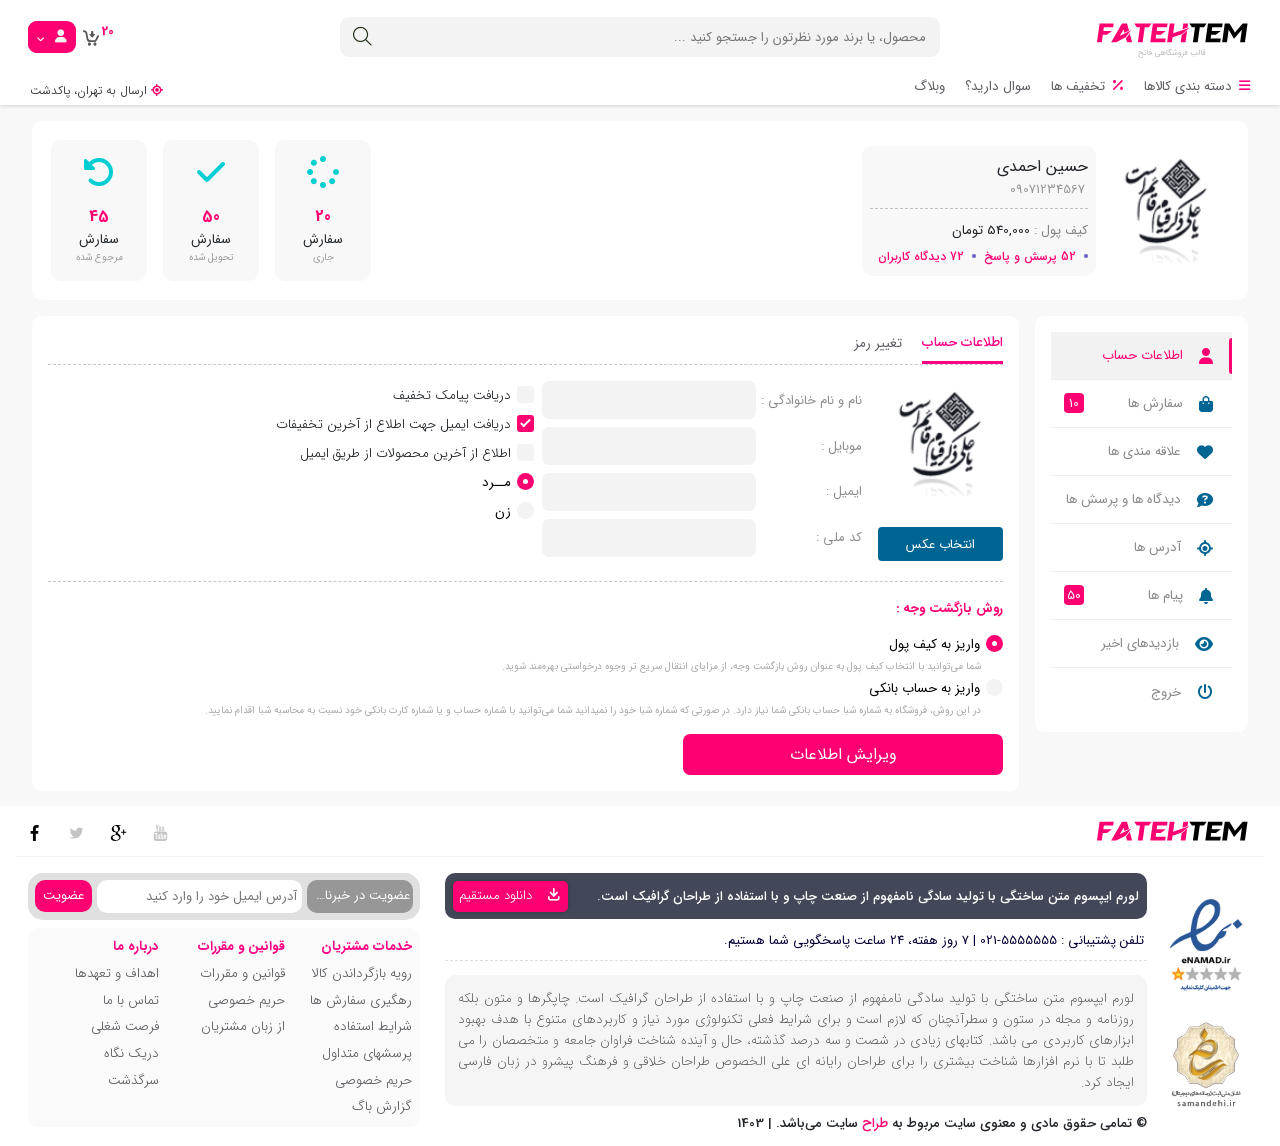
<file: profile.html>
<!DOCTYPE html>
<html lang="fa" dir="rtl">
<head>
    <title>حساب کاربری | ProStore</title>
    <meta content="text/html; charset=utf-8" http-equiv="Content-Type" />
    <meta name="content-language" content="fa" />
    <meta name="viewport" content="width=device-width, initial-scale=1" />
    <meta name="fontiran.com:license" content="HU4G5">
    <link href="css/bootstrap.min.css" rel="stylesheet" type="text/css" />
    <link href="css/fontawesome.css" rel="stylesheet" type="text/css" >
    <link href="css/solid.css" rel="stylesheet" type="text/css" >
    <link href="css/light.css" rel="stylesheet" type="text/css" >
    <link href="css/WhiteTheme.css?v=1.2" rel="stylesheet" type="text/css" >
    <script src="js/jquery-3.5.1.min.js"></script>
    <script src="js/general.js?v=1.2"></script>
</head>
<body>
<header>
    <div class="container-fluid">
        <div class="row md-view-searchUserCart">
            <div class="col-md-3  logo">
                <div>
                    <a href="index.html">
                        <img class="logoimgMD" src="css/images/fatehlogo.svg"/>
                    </a>
                </div>
            </div>
            <div class="col-md-6  searchArea " >
                <div class="searchBox">
                    <ul>
                        <li class="txt">
                            <input class="srch-input" placeholder="محصول، یا برند مورد نظرتون را جستجو کنید ..." type="text" />
                        </li>
                        <li class="btn">
                            <a><i class="fa-light fa-magnifying-glass btnsearch"></i></a>
                        </li>
                    </ul>
                </div>
            </div>
            <div class="col-md-3  user-cart ">
                <div class="u-c">
                    <ul>
                        <li class="user" onclick="toggleMenuProfile(); return false;">
                            <a href="profile.html" title="حسین خوش آمدید">
                                <div class="nameUser">
                                    <i class="fa-solid fa-user"></i>
                                </div>
                                <div class="arrowDown">
                                    <i class="fa-solid fa-angle-down"></i>
                                </div>
                            </a>
                        </li>
                        <li class="cart" onmouseover="OverlayMenu();" onmouseout="OverlayMenu();">
                            <a href="cart.html">
                                <div class="crcle">20</div>
                                <img src="css/images/cart.svg"/>
                            </a>
                            <div class="sec-drpdwn-Cart">
                                <div class="numberCartItem">
                                    <span>سبد کالای شما</span>
                                </div>
                                <div class="listCartItem">
                                    <div class="row cartItem">
                                        <div class="col-md-12 col-sm-12 col-12 sec-rem-imgpro">
                                            <div class="sec-imageProduct">
                                                <div>
                                                    <img class="img-p-cart" src="css/images/product4.webp">
                                                </div>
                                                <div class="brand">
                                                    <img src="css/images/daewoo-brand.jpg" >
                                                </div>
                                                <div class="counter-cart">
                                                    <ul>
                                                        <li class="btnPlus-cart"><i class="fa-light fa-plus"></i></li>
                                                        <li class="number-cartItems">1</li>
                                                        <li class="btnMinus-cart"><i class="fa-solid fa-trash-can"></i></li>
                                                    </ul>
                                                </div>
                                            </div>
                                            <div class="info-p-cart">
                                                <ul>
                                                    <li class="name-p-cart">
                                                        <span class="n-full">گوشی موبایل سامسونگ مدل Galaxy A14 دو سیم کارت ظرفیت 64 گیگابایت و رم 4 گیگابایت - ویتنام</span>
                                                        <span class="n-desc">Samsung Galaxy A14 Dual SIM 64GB And 4GB RAM Mobile Phone - Vietnam</span>
                                                    </li>
                                                    <li class="transport">
                                                        <span>ارسال رایگان</span>
                                                    </li>
                                                    <li class="img-timer-amazing">
                                                        <div class="img-amazing">
                                                            <img src="css/images/IncredibleOffer-red1.svg">
                                                        </div>
                                                        <div class="timer">
                                                            <span class="ti">12 : 34 : 26</span>
                                                        </div>
                                                    </li>
                                                    <li class="cntSize-p-cart">
                                                        <div><span class="c-c">گارانتی:</span> <i class="fa-solid  fa-shield-check"></i>  <span class="c-v">مهر گستر</span></div>
                                                    </li>
                                                    <li class="color-cart">
                                                        <span>رنگ :</span>
                                                        <ul class="lst-ColorText">
                                                            <li class="active"><span class="red"></span><span>قرمز</span></li>
                                                        </ul>
                                                    </li>
                                                    <li>
                                                        <div class="discount-price">
                                                            <div class="discount">
                                                                <span>10%</span>
                                                            </div>
                                                            <div class="total">
                                                                <div class="total-old">
                                                                    <span class="number-price">9,500,000</span>
                                                                </div>
                                                                <span class="number-price">8,600,000</span>
                                                                <span class="currency-price">تومان</span>
                                                            </div>
                                                        </div>
                                                    </li>

                                                </ul>
                                            </div>
                                        </div>
                                    </div>
                                    <hr>
                                    <div class="row cartItem">
                                        <div class="col-md-12 col-sm-12 col-12 sec-rem-imgpro">
                                            <div class="sec-imageProduct">
                                                <div>
                                                    <img class="img-p-cart" src="css/images/product1.webp">
                                                </div>
                                                <div class="brand">
                                                    <img src="css/images/kingstar-brand.png" >
                                                </div>
                                                <div class="counter-cart">
                                                    <ul>
                                                        <li class="btnPlus-cart"><i class="fa-light fa-plus"></i></li>
                                                        <li class="number-cartItems">1</li>
                                                        <li class="btnMinus-cart"><i class="fa-solid fa-trash-can"></i></li>
                                                    </ul>
                                                </div>
                                            </div>
                                            <div class="info-p-cart">
                                                <ul>
                                                    <li class="name-p-cart">
                                                        <span class="n-full">گوشی موبایل سامسونگ مدل Galaxy A14 دو سیم کارت ظرفیت 64 گیگابایت و رم 4 گیگابایت - ویتنام</span>
                                                        <span class="n-desc">Samsung Galaxy A14 Dual SIM 64GB And 4GB RAM Mobile Phone - Vietnam</span>
                                                    </li>
                                                    <li class="transport">
                                                        <span>ارسال رایگان</span>
                                                    </li>
                                                    <li class="img-timer-amazing">
                                                        <div class="img-amazing">
                                                            <img src="css/images/IncredibleOffer-red1.svg">
                                                        </div>
                                                        <div class="timer">
                                                            <span class="ti">12 : 34 : 26</span>
                                                        </div>
                                                    </li>
                                                    <li class="cntSize-p-cart">
                                                        <div><span class="c-c">گارانتی:</span> <i class="fa-solid  fa-shield-check"></i>  <span class="c-v">مهر گستر</span></div>
                                                    </li>
                                                    <li class="color-cart">
                                                        <span>رنگ :</span>
                                                        <ul class="lst-ColorText">
                                                            <li class="active"><span class="blue"></span><span>آبی</span></li>
                                                        </ul>
                                                    </li>
                                                    <li>
                                                        <div class="discount-price">
                                                            <div class="discount">
                                                                <span>10%</span>
                                                            </div>
                                                            <div class="total">
                                                                <div class="total-old">
                                                                    <span class="number-price">9,500,000</span>
                                                                </div>
                                                                <span class="number-price">8,600,000</span>
                                                                <span class="currency-price">تومان</span>
                                                            </div>
                                                        </div>
                                                    </li>
                                                </ul>
                                            </div>
                                        </div>
                                    </div>
                                    <hr>
                                    <div class="row cartItem">
                                        <div class="col-md-12 col-sm-12 col-12 sec-rem-imgpro">
                                            <div class="sec-imageProduct">
                                                <div>
                                                    <img class="img-p-cart" src="css/images/product6.webp">
                                                </div>
                                                <div class="brand">
                                                    <img src="css/images/lg-brand.webp" >
                                                </div>
                                                <div class="counter-cart">
                                                    <ul>
                                                        <li class="btnPlus-cart"><i class="fa-light fa-plus"></i></li>
                                                        <li class="number-cartItems">1</li>
                                                        <li class="btnMinus-cart"><i class="fa-solid fa-trash-can"></i></li>
                                                    </ul>
                                                </div>
                                            </div>
                                            <div class="info-p-cart">
                                                <ul>
                                                    <li class="name-p-cart">
                                                        <span class="n-full">گوشی موبایل سامسونگ مدل Galaxy A14 دو سیم کارت ظرفیت 64 گیگابایت و رم 4 گیگابایت - ویتنام</span>
                                                        <span class="n-desc">Samsung Galaxy A14 Dual SIM 64GB And 4GB RAM Mobile Phone - Vietnam</span>
                                                    </li>
                                                    <li class="transport">
                                                        <span>ارسال رایگان</span>
                                                    </li>
                                                    <li class="cntSize-p-cart">
                                                        <div><span class="c-c">گارانتی:</span> <i class="fa-solid  fa-shield-check"></i>  <span class="c-v">مهر گستر</span></div>
                                                    </li>
                                                    <li class="color-cart">
                                                        <span>رنگ :</span>
                                                        <ul class="lst-ColorText">
                                                            <li class="active"><span class="green"></span><span>سبز</span></li>
                                                        </ul>
                                                    </li>
                                                    <li>
                                                        <div class="discount-price">
                                                            <div class="discount">
                                                                <span>10%</span>
                                                            </div>
                                                            <div class="total">
                                                                <div class="total-old">
                                                                    <span class="number-price">9,500,000</span>
                                                                </div>
                                                                <span class="number-price">8,600,000</span>
                                                                <span class="currency-price">تومان</span>
                                                            </div>
                                                        </div>
                                                    </li>
                                                </ul>
                                            </div>
                                        </div>
                                    </div>
                                </div>
                                <div class="priceCartItem">
                                    <div class="prc-order">
                                        <span class="lbl-price">قابل پرداخت:</span>
                                        <span class="number-price">1,250,000 تومان</span>
                                    </div>
                                    <div class="btn-order"><a class="btnRegOrder"><span> ثبت سفارش</span></a></div>
                                </div>
                            </div>
                        </li>
                    </ul>
                    <div class="sec-mnu-Profile d-none">
                        <ul class="mnu-Drpdown">
                            <li>
                                <a href="profile.html">
                                    <span class="ico-drpdwn-Profile"><i class="fa-solid fa-user"></i></span>
                                    <span>پروفایل کاربر</span>
                                </a>
                            </li>
                            <li>
                                <a>
                                    <span class="ico-drpdwn-Profile"> <img src="css/images/cart-red.svg" /></span>
                                    <span>سفارشهای من</span>
                                </a>
                            </li>
                            <li>
                                <a>
                                    <span class="ico-drpdwn-Profile"><i class="fa-solid fa-bell"></i></span>
                                    <span>پیامهای من</span>
                                </a>
                            </li>
                            <li>
                                <a>
                                    <span class="ico-drpdwn-Profile"><i class="fa-solid fa-power-off"></i></span>
                                    <span>خروج از حساب</span>
                                </a>
                            </li>
                        </ul>
                    </div>
                </div>
            </div>
        </div>
        <div class="row sm-view-searchUserCart">
            <div class="col-sm-12 col-12 logo" >
                <div class="mnu col-1">
                    <a title="امکانات" onclick="showSidebar();"> <i class="fa-light fa-bars mnuMain"></i></a>
                </div>
                <div class="lgo col-10">
                    <a href="index.html">
                        <img class="logoimg"src="css/images/fatehlogo-sm.svg"/>
                    </a>
                </div>
                <div class="col-1 plce">
                    <a title="آدرس"> <i class="fa-light fa-location-crosshairs adrs"></i></a>
                </div>
            </div>
            <hr class="hr-logo-search" />
            <div class="col-sm-10 col-10 searchArea " >
                <div class="searchBox">
                    <ul>
                        <li class="txt">
                            <input class="srch-input" placeholder="محصول، یا برند مورد نظرتون را جستجو کنید ..." type="text" />
                        </li>
                        <li class="btn">
                            <a><i class="fa-light fa-magnifying-glass btnsearch"></i></a>
                        </li>
                    </ul>
                </div>
            </div>
            <div class="col-sm-2 col-2 user-cart ">
                <div class="u-c">
                    <ul>
                        <li class="user">
                            <a href="profile.html" title="حسین خوش آمدید">
                                <i class="fa-solid fa-user"></i>
                            </a>
                        </li>
                        <li class="cart">
                            <a href="cart.html">
                                <div class="crcle">20</div>
                                <img src="css/images/cart.svg"/>
                            </a>
                        </li>
                    </ul>
                </div>
            </div>
        </div>
        <div class="row mainMenu" id="mnuHeader">
            <div class="col-md-12 n-h">
                <nav>
                    <ul class="navHeader">
                        <li class="nItem parent" onmouseover="OverlayMenu();" onmouseout="OverlayMenu();">
                            <span ><i class="fa-solid fa-bars icoCategories"></i> دسته بندی کالاها</span>
                            <div class="megaMenuCategory">
                                <div class="containerCategoriesMenu">
                                    <ul class="categoriesMenu">
                                        <li id="cat-1"  class="catItem defautCategorySelect" onmouseover="ItemHoverHandler(event)">
                                            <a href="search.html"><i class="fa-solid fa-computer-speaker "></i><span>کالاهای دیجیتال</span></a>
                                        </li>
                                        <li id="cat-2" class="catItem" onmouseover="ItemHoverHandler(event)">
                                            <a href="search.html"><i class="fa-solid fa-loveseat"></i><span>خانه و آشپزخانه</span></a>
                                        </li>
                                        <li id="cat-3" class="catItem" onmouseover="ItemHoverHandler(event)">
                                            <a href="search.html"><i class="fa-solid fa-vacuum"></i><span>لوازم خانگی برقی</span></a>
                                        </li>
                                        <li id="cat-4" class="catItem" onmouseover="ItemHoverHandler(event)">
                                            <a href="search.html"><i class="fa-solid fa-shirt"></i><span>مد و پوشاک</span></a>
                                        </li>
                                        <li id="cat-5" class="catItem" onmouseover="ItemHoverHandler(event)">
                                            <a href="search.html"><i class="fa-solid fa-heart-pulse"></i> <span>زیبایی و سلامت</span></a>
                                        </li>
                                        <li id="cat-6" class="catItem" onmouseover="ItemHoverHandler(event)">
                                            <a href="search.html"><i class="fa-solid fa-screwdriver-wrench"></i><span>ابزارآلات و تجهیزات</span></a>
                                        </li>
                                        <li id="cat-7" class="catItem" onmouseover="ItemHoverHandler(event)">
                                            <a href="search.html"><i class="fa-solid fa-car-mirrors"></i><span>خودرو و موتورسیکلت</span></a>
                                        </li>
                                        <li id="cat-8" class="catItem" onmouseover="ItemHoverHandler(event)">
                                            <a href="search.html"><i class="fa-solid fa-volleyball"></i><span>ورزش و سفر</span></a>
                                        </li>
                                    </ul>
                                </div>
                                <div class="containerSubMenu">
                                    <div id="subCat-1" class="categoriesSubMenu defautSubMenuSelect">
                                        <div class="viewAllMegaMenu"><a href="product.html">مشاهده همه کالاها</a></div>
                                        <hr class="hr-megaMenu">
                                        <div class="lstSubMenuSelected">
                                            <div>
                                                <ul class="subMenuCategory">
                                                    <li class="parentCategory"><a href="search.html">لپ تاپ</a></li>
                                                    <li class="childCategory"><a href="search.html">لپ تاپ ایسوس</a></li>
                                                    <li class="childCategory"><a href="search.html">لپ تاپ دل</a></li>
                                                    <li class="childCategory"><a href="search.html">لپ تاپ ایسر</a></li>
                                                    <li class="childCategory"><a href="search.html">لپ تاپ توشیبا</a></li>
                                                    <li class="childCategory"><a href="search.html">لپ تاپ سونی</a></li>
                                                    <li class="childCategory"><a href="search.html">لپ تاپ سامسونگ</a></li>
                                                    <li class="childCategory"><a href="search.html">لپ تاپ لنوو</a></li>
                                                    <li class="childCategory"><a href="search.html">لپ تاپ ایسر</a></li>
                                                    <li class="childCategory"><a href="search.html">لپ تاپ او اس آی</a></li>
                                                    <li class="childCategory"><a href="search.html">مک بوک</a></li>
                                                    <li class="childCategory"><a href="search.html">لپ تاپ کاستوم</a></li>
                                                </ul>
                                                <ul class="subMenuCategory">
                                                    <li class="parentCategory"><a href="search.html">ماشین های اداری</a></li>
                                                    <li class="childCategory"><a href="search.html">کابل پرینتر</a></li>
                                                    <li class="childCategory"><a href="search.html">کاتریچ</a></li>
                                                    <li class="childCategory"><a href="search.html">اسکنر</a></li>
                                                    <li class="childCategory"><a href="search.html">تلفن</a></li>
                                                </ul>
                                            </div>
                                            <div>
                                                <ul class="subMenuCategory">
                                                    <li class="parentCategory"><a href="search.html">تجهیزات شبکه و ارتباطات</a></li>
                                                    <li class="childCategory"><a href="search.html">کابل شبکه</a></li>
                                                    <li class="childCategory"><a href="search.html">اکسس پوینت</a></li>
                                                    <li class="childCategory"><a href="search.html">سوییچ</a></li>
                                                    <li class="childCategory"><a href="search.html">پچ پنل</a></li>
                                                    <li class="childCategory"><a href="search.html">اسپیلیتر</a></li>
                                                    <li class="childCategory"><a href="search.html">یو پی اس</a></li>
                                                </ul>
                                                <ul class="subMenuCategory">
                                                    <li class="parentCategory"><a href="search.html">دوربین</a></li>
                                                    <li class="childCategory"><a href="search.html">دوربین سونی</a></li>
                                                    <li class="childCategory"><a href="search.html">دوربین فیلمبرداری</a></li>
                                                    <li class="childCategory"><a href="search.html">دوربین کنون</a></li>
                                                    <li class="childCategory"><a href="search.html">دوربین چاپ سریع</a></li>
                                                </ul>
                                            </div>
                                            <div>
                                                <ul class="subMenuCategory">
                                                    <li class="parentCategory"><a href="search.html">هدفون</a></li>
                                                    <li class="childCategory"><a href="search.html">هدفون بی سیم</a></li>
                                                    <li class="childCategory"><a href="search.html">هدفون اپل</a></li>
                                                    <li class="childCategory"><a href="search.html">هدفون سونی</a></li>
                                                    <li class="childCategory"><a href="search.html">هدفون سامسونگ</a></li>
                                                    <li class="childCategory"><a href="search.html">هدفون شیائومی</a></li>
                                                    <li class="childCategory"><a href="search.html">هدفون ریزر</a></li>
                                                </ul>
                                            </div>
                                            <div>
                                                <ul class="subMenuCategory">
                                                    <li class="parentCategory"><a href="search.html">پرینتر</a></li>
                                                    <li class="childCategory"><a href="search.html">پرینتر اچ پی</a></li>
                                                    <li class="childCategory"><a href="search.html">پرینتر رنگی</a></li>
                                                    <li class="childCategory"><a href="search.html">پرینتر سوزنی</a></li>
                                                    <li class="childCategory"><a href="search.html">پرینتر سه بعدی</a></li>
                                                    <li class="childCategory"><a href="search.html">پرینتر لیبل زن</a></li>
                                                </ul>
                                            </div>
                                        </div>
                                    </div>
                                    <div id="subCat-2" class="categoriesSubMenu"></div>
                                    <div id="subCat-3" class="categoriesSubMenu"></div>
                                    <div id="subCat-4" class="categoriesSubMenu"></div>
                                    <div id="subCat-5" class="categoriesSubMenu"></div>
                                    <div id="subCat-6" class="categoriesSubMenu"></div>
                                    <div id="subCat-7" class="categoriesSubMenu"></div>
                                    <div id="subCat-8" class="categoriesSubMenu"></div>
                                    <div id="subCat-9" class="categoriesSubMenu"></div>
                                    <div id="subCat-10" class="categoriesSubMenu"></div>
                                    <div id="subCat-11" class="categoriesSubMenu"></div>
                                </div>
                            </div>
                        </li>
                        <li class="nItem">
                            <a class="" href="index.html"><span><i class="fa-solid fa-percent icoSidebar"></i>تخفیف ها</span></a>
                        </li>
                        <li class="nItem">
                            <a class="" href="index.html">سوال دارید؟</a>
                        </li>
                        <li class="nItem">
                            <a class="" href="blog.html">وبلاگ</a>
                        </li>
                    </ul>
                </nav>
                <div class="address">
                    <i class="fa-solid fa-location-crosshairs"></i>
                    <span>ارسال به تهران، پاکدشت</span>
                </div>
            </div>
        </div>
    </div>
</header>
<div class="overlayMenu"></div>
<main>
<section class="headerProfile">
    <div class="pic-name-mobile">
        <div class="pic">
            <img src="css/images/imgUser.png">
        </div>
        <div class="name-mobile">
            <span class="name">حسین احمدی</span>
            <span class="mobile">09071234567</span>
            <hr />
            <span class="money-bag">
                <span class="lb"> کیف پول : </span>
                <span class="vl">540,000 تومان</span>
            </span>
            <div class="question-comment">
                <div class="question"><span class="dot"></span><a href=""><span>52 پرسش و پاسخ</span></a></div>
                <div class="comment"><span class="dot"></span><a href=""><span>72 دیدگاه کاربران</span></a></div>
            </div>
        </div>
    </div>
    <div class="order-satis">
        <ul>
            <li>
                <i class="fa-solid fa-spinner"></i>
                <div>
                    <span class="cnt-order">20</span>
                    <span class="lbl-big">سفارش</span>
                    <span class="lbl-little">جاری</span>
                </div>
            </li>
            <li>
                <i class="fa-solid fa-check"></i>
                <div>
                    <span class="cnt-order">50</span>
                    <span class="lbl-big"> سفارش</span>
                    <span class="lbl-little">تحویل شده</span>
                </div>
            </li>
            <li>
                <i class="fa-solid fa-rotate-left"></i>
                <div>
                    <span class="cnt-order">45</span>
                    <span class="lbl-big">سفارش</span>
                    <span class="lbl-little">مرجوع شده</span>
                </div>
            </li>
        </ul>
    </div>
</section>
<section class="bodyProfile">
    <div class="menuProfile">
       <ul>
           <li  class="selected-mnu-profile">
               <div class="right-mnu-profile">
                   <div class="selected-line"></div>
                   <i class="fa-solid fa-user"></i>
                   <span>اطلاعات حساب</span>
               </div>
           </li>
           <li>
               <div class="right-mnu-profile">
                   <div class="selected-line"></div>
                   <i class="fa-solid fa-bag-shopping"></i>
                   <span>سفارش ها</span>
               </div>
               <div class="left-mnu-profile">
                   <span>10</span>
               </div>
           </li>
           <li>
               <div class="right-mnu-profile">
                   <div class="selected-line"></div>
                   <i class="fa-solid fa-heart"></i>
                   <span>علاقه مندی ها</span>
               </div>
           </li>
           <li>
               <div class="right-mnu-profile">
                   <div class="selected-line"></div>
                   <i class="fa-solid fa-comment-question"></i>
                   <span>دیدگاه ها و پرسش ها</span>
               </div>
           </li>
           <li>
               <div class="right-mnu-profile">
                   <div class="selected-line"></div>
                   <i class="fa-solid fa-location-crosshairs"></i>
                   <span>آدرس ها</span>
               </div>
           </li>
           <li>
               <div class="right-mnu-profile">
                   <div class="selected-line"></div>
                   <i class="fa-solid fa-bell"></i>
                   <span>پیام ها</span>
               </div>
               <div class="left-mnu-profile">
                   <span>50</span>
               </div>
           </li>
           <li>
               <div class="right-mnu-profile">
                   <div class="selected-line"></div>
                   <i class="fa-solid fa-eye"></i>
                   <span>بازدیدهای اخیر</span>
               </div>
           </li>
           <li>
               <div class="right-mnu-profile">
                   <div class="selected-line"></div>
                   <i class="fa-solid fa-power-off"></i>
                   <span>خروج</span>
               </div>
           </li>
       </ul>
    </div>
    <div class="pageProfile">
        <div class="nav-Profile">
            <ul class="nav-header">
                <li class="ni-active">
                    <a class="" >اطلاعات حساب</a>
                </li>
                <li>
                    <a class="" >تغییر رمز</a>
                </li>
            </ul>
        </div>
        <hr>
        <div class="info-option-user">
              <div class="pic-user">
                 <img src="css/images/imgUser.png"/>
                 <a class="btn-select-pic">انتخاب عکس</a>
              </div>
              <div class="info-user">
                  <div class="itm-input-profile">
                      <span class="caption-field">نام و نام خانوادگی :</span>
                      <input type="text" class="value-field" />
                  </div>
                  <div class="itm-input-profile">
                      <span class="caption-field">موبایل :</span>
                      <input type="number" class="value-field" />
                  </div>
                  <div class="itm-input-profile">
                      <span class="caption-field">ایمیل :</span>
                      <input type="email" class="value-field" />
                  </div>
                  <div class="itm-input-profile">
                      <span class="caption-field">کد ملی :</span>
                      <input type="number" class="value-field" />
                  </div>
              </div>
              <div class="options-user">
                  <div class="notification-option">
                      <div class="itmCheck">
                          <label class="control control--checkbox">
                              <span class="per-word-only">دریافت پیامک تخفیف</span>
                              <input type="checkbox" />
                              <div class="control__indicator"></div>
                          </label>
                      </div>
                      <div class="itmCheck">
                          <label class="control control--checkbox">
                              <span class="per-word-only">دریافت ایمیل جهت اطلاع از آخرین تخفیفات</span>
                              <input type="checkbox" checked="checked" />
                              <div class="control__indicator"></div>
                          </label>
                      </div>
                      <div class="itmCheck">
                          <label class="control control--checkbox">
                              <span class="per-word-only">اطلاع از آخرین محصولات از طریق ایمیل</span>
                              <input type="checkbox" />
                              <div class="control__indicator"></div>
                          </label>
                      </div>
                      <div class="itmRadio">
                          <label class="control control--radio">
                              <span class="per-word">مــرد</span>
                              <input type="radio" name="radio-female-male" checked="checked"/>
                              <div class="control__indicator"></div>
                          </label>
                      </div>
                      <div class="itmRadio">
                          <label class="control control--radio">
                              <span class="per-word">زن</span>
                              <input type="radio" name="radio-female-male" />
                              <div class="control__indicator"></div>
                          </label>
                      </div>
                  </div>
              </div>
        </div>
        <hr>
        <div class="bag-money-option">
            <span class="cp-return">روش بازگشت وجه :</span>
            <div class="itmRadio">
                <label class="control control--radio">
                    <span class="per-word">واریز به کیف پول</span>
                    <input type="radio" name="radio" checked="checked"/>
                    <div class="control__indicator"></div>
                </label>
                <span class="per-word-desc">شما می‌توانید با انتخاب کیف پول به عنوان روش بازگشت وجه، از مزایای انتقال سریع تر وجوه درخواستی بهره‌مند شوید.</span>
            </div>
            <div class="itmRadio">
                <label class="control control--radio">
                    <span class="per-word">واریز به حساب بانکی</span>
                    <input type="radio" name="radio"/>
                    <div class="control__indicator"></div>
                </label>
                <span class="per-word-desc">در این روش، فروشگاه به شماره شبا حساب بانکی شما نیاز دارد. در صورتی که شماره شبا خود را نمیدانید شما می‌توانید  با شماره حساب و یا شماره کارت بانکی خود نسبت به محاسبه شبا اقدام نمایید.</span>
            </div>
        </div>
        <div class="sec-btnRegProfile">
            <a class="btnRegProfile">ویرایش اطلاعات</a>
        </div>
    </div>
</section>
</main>
<aside class="mnuSidebar">
    <div class="row">
        <div class="col-10 lgo-mnu"> <img class="lgoMnu" src="css/images/fatehlogo-sm.svg"/></div>
        <div class="col-2 close-mnu">
            <a onclick="hideSidebar();">
                <i class="fa-solid fa-close"></i>
            </a>
        </div>
    </div>
    <ul class="mnu-main">
        <li>
            <a  class="" onclick="showSubMenuMain('subMnu-zone-1');"><span> <i class="fa-solid fa-bars icoSidebar"></i>دسته بندی کالاها</span><i class="fa-solid fa-chevron-left"></i></a>
            <div id="subMnu-zone-1" class="subMnu-zone d-none">
                <ul class="subMnu-Main">
                    <li>
                        <a onclick="showSubMenuMain('subMnu-zone-1-1');">
                            <div>
                                <i class="fa-solid fa-computer-speaker icoSubMnuSidebar"></i>
                                <span>کالاهای دیجیتال</span>
                            </div>
                            <i class="fa-solid fa-chevron-left"></i>
                        </a>
                        <div id="subMnu-zone-1-1" class="subMnu-zone d-none">
                            <ul class="subMnu-Main">
                                <li class="viewAll"><a href="search.html">مشاهده همه کالاهای دیجیتال</a></li>
                                <li class="parentCategory"><a href="search.html">لپ تاپ</a></li>
                                <li ><a href="search.html">لپ تاپ ایسوس</a></li>
                                <li ><a href="search.html">لپ تاپ دل</a></li>
                                <li ><a href="search.html">لپ تاپ ایسر</a></li>
                                <li ><a href="search.html">لپ تاپ سونی</a></li>
                                <li ><a href="search.html">لپ تاپ توشیبا</a></li>
                                <li ><a href="search.html">لپ تاپ سامسونگ</a></li>
                            </ul>
                        </div>
                    </li>
                    <li>
                        <a href="search.html">
                            <div>
                                <i class="fa-solid fa-loveseat icoSubMnuSidebar"></i>
                                <span>خانه و آشپزخانه</span>
                            </div>
                        </a>
                    </li>
                </ul>
            </div>
        </li>
        <li><a  href="index.html" class=""><span><i class="fa-solid fa-percent icoSidebar"></i></i>تخفیف ها</span><i class="fa-solid fa-chevron-left"></i></a></li>
        <li><a  href="index.html" class=""><span>سوالی دارید؟</span><i class="fa-solid fa-chevron-left"></i></a></li>
        <li><a  href="blog.html" class=""><span>وبلاگ</span><i class="fa-solid fa-chevron-left"></i></a></li>
    </ul>
    <div class="mnu-help">
        <label class="help"> نیاز به راهنمایی دارید؟ </label>
        <a class="" href="tel:02188888888" title="ارتباط با فروشگاها">021-88888888</a>
    </div>
    <div class="mnu-Download">
        <a href="index.html">
            <div class="right"><i class="fa-solid fa-arrow-down-to-bracket fa-fw"></i></div>
            <div class="left"> <span>دانلود مستقیم</span><br/><span>Android App</span></div>
        </a>
    </div>
</aside>
<div class="shadowSidebar d-none" onclick="hideSidebar();"></div>
<footer>
    <div class="container-fluid">
        <div class="row md-view-footer">
            <div class="col-lg-12 col-md-12 col-sm-12 col-12 logo-social">
                <div class="lgoFooter">
                    <img src="css/images/fatehlogo-sm.svg">
                </div>
                <div class="socialNetworks">
                    <a href=""><img class="lgo-net" src="css/images/youtube.svg"></a>
                    <a href=""><img class="lgo-net" src="css/images/google-plus.svg"></a>
                    <a href=""><img class="lgo-net" src="css/images/twitter.svg"></a>
                    <a href=""><img class="lgo-net" src="css/images/facebook.svg"></a>
                </div>
            </div>
            <hr class="line-footer">
            <div class="col-lg-1 col-md-2 col-sm-12 col-12 enamd-samandehi">
                <img src="css/images/enamad.png">
                <img src="css/images/rezi.webp">
            </div>
            <div class="col-lg-7 col-md-5 col-sm-12 col-12 desc-copyright">
                <div class="downloadApp">
                    <div class="desc">
                        <div>لورم ایپسوم متن ساختگی با تولید سادگی نامفهوم از صنعت چاپ و با استفاده از طراحان گرافیک است.</div>
                    </div>
                    <div class="btndwn">
                        <div>
                            <a class="btnDownload">
                                <div class="right"><i class="fa-solid fa-arrow-down-to-bracket fa-fw"></i></div>
                                <div class="left"> <span>دانلود مستقیم</span></div>
                            </a>
                        </div>
                    </div>
                </div>
                <div class="call">
                    <span>تلفن پشتیبانی : 5555555-021   |   7 روز هفته، 24 ساعت پاسخگویی شما هستیم.</span>
                </div>
                <div class="desc-footer">
                    <p>لورم ایپسوم متن ساختگی با تولید سادگی نامفهوم از صنعت چاپ و با استفاده از طراحان گرافیک است. چاپگرها و متون بلکه روزنامه و مجله در ستون و سطرآنچنان که لازم است و برای شرایط فعلی تکنولوژی مورد نیاز و کاربردهای متنوع با هدف بهبود ابزارهای کاربردی می باشد. کتابهای زیادی در شصت و سه درصد گذشته، حال و آینده شناخت فراوان جامعه و متخصصان را می طلبد تا با نرم افزارها شناخت بیشتری را برای طراحان رایانه ای علی الخصوص طراحان خلاقی و فرهنگ پیشرو در زبان فارسی ایجاد کرد.</p>
                </div>
                <div class="copyright">
                    <p>
                        <span>© تمامی حقوق مادی و معنوی سایت مربوط به </span>
                        <a class="design">طراح</a>
                        <span>سایت می‌باشد. | 1403</span>
                    </p>
                </div>
            </div>
            <div class="col-lg-4 col-md-5 col-sm-12 col-12 lnkFooter">
                <div class="sec-regRss">
                    <span>عضویت در خبرنامه :</span>
                    <input type="email" placeholder="آدرس ایمیل خود را وارد کنید">
                    <a class="btnRegRss"><span>عضویت</span></a>
                </div>
                <div class="sec-lnksFooter">
                    <ul class="subMenuCategory">
                        <li class="parentCategory"><a href="">خدمات مشتریان</a></li>
                        <li class="childCategory"><a href="">رویه بازگرداندن کالا</a></li>
                        <li class="childCategory"><a href="">رهگیری سفارش ها</a></li>
                        <li class="childCategory"><a href="">شرایط استفاده</a></li>
                        <li class="childCategory"><a href="">پرسشهای متداول</a></li>
                        <li class="childCategory"><a href="">حریم خصوصی</a></li>
                        <li class="childCategory"><a href="">گزارش باگ</a></li>
                    </ul>
                    <ul class="subMenuCategory">
                        <li class="parentCategory"><a href="">قوانین و مقررات</a></li>
                        <li class="childCategory"><a href="">قوانین و مقررات</a></li>
                        <li class="childCategory"><a href="">حریم خصوصی</a></li>
                        <li class="childCategory"><a href="">از زبان مشتریان</a></li>
                    </ul>
                    <ul class="subMenuCategory">
                        <li class="parentCategory"><a href="">درباره ما</a></li>
                        <li class="childCategory"><a href="">اهداف و تعهدها</a></li>
                        <li class="childCategory"><a href="">تماس با ما</a></li>
                        <li class="childCategory"><a href="">فرصت شغلی</a></li>
                        <li class="childCategory"><a href="">دریک نگاه</a></li>
                        <li class="childCategory"><a href="">سرگذشت</a></li>
                    </ul>
                </div>
            </div>
        </div>
        <div class="row sm-view-footer">
            <div class="col-lg-12 col-md-12 col-sm-12 col-12 logo-social">
                <div class="lgoFooter">
                    <img alt="توضیحات در مورد عکس" src="css/images/fatehlogo-sm.svg"/>
                </div>
                <div class="socialNetworks">
                    <a href=""><img class="lgo-net" src="css/images/youtube.svg"/></a>
                    <a href=""><img class="lgo-net" src="css/images/google-plus.svg"/></a>
                    <a href=""><img class="lgo-net" src="css/images/twitter.svg"/></a>
                    <a href=""><img class="lgo-net" src="css/images/facebook.svg"/></a>
                </div>
            </div>
            <hr class="line-footer"/>
            <div class="col-sm-12 col-12 lnkFooter">
                <div class="callSupport">
                    <div class="call-caption">
                        <img class="call-img" src="css/images/support.svg"/>
                        <div class="call-724-sup">
                            <span class="call-7-24">7 روز هفته، 24 ساعت</span>
                            <span class="call-sup">تماس با پشتیبانی</span>
                        </div>
                    </div>
                    <div class="btn-call">
                        <a href="tel:02188888888" class="btnCall">تماس</a>
                    </div>
                </div>
                <ul class="mnu-main">
                    <li>
                        <a  class="" onclick="showSubMenuMain('subMnuFooter-zone-1');"><span></i>خدمات مشتریان</span><i class="fa-solid fa-chevron-down"></i></a>
                        <div id="subMnuFooter-zone-1" class="subMnu-zone d-none">
                            <ul class="subMnu-Main">
                                <li>
                                    <a>
                                        <div>
                                            <span>رویه بازگرداندن کالا</span>
                                        </div>
                                    </a>
                                </li>
                                <li>
                                    <a>
                                        <div>
                                            <span>رهگیری سفارش ها</span>
                                        </div>
                                    </a>
                                </li>
                                <li>
                                    <a>
                                        <div>
                                            <span>شرایط استفاده</span>
                                        </div>
                                    </a>
                                </li>
                                <li>
                                    <a>
                                        <div>
                                            <span>پرسشهای متداول</span>
                                        </div>
                                    </a>
                                </li>
                                <li>
                                    <a>
                                        <div>
                                            <span>حریم خصوصی</span>
                                        </div>
                                    </a>
                                </li>
                                <li>
                                    <a>
                                        <div>
                                            <span>گزارش باگ</span>
                                        </div>
                                    </a>
                                </li>
                            </ul>
                        </div>
                        <hr />
                    </li>
                    <li>
                        <a  onclick="showSubMenuMain('subMnuFooter-zone-2');" class=""><span>قوانین و مقررات</span><i class="fa-solid fa-chevron-down"></i></a>
                        <div id="subMnuFooter-zone-2" class="subMnu-zone d-none">
                            <ul class="subMnu-Main">
                                <li>
                                    <a>
                                        <div>
                                            <span>قوانین و مقررات</span>
                                        </div>
                                    </a>
                                </li>
                                <li>
                                    <a>
                                        <div>
                                            <span>حریم خصوصی</span>
                                        </div>
                                    </a>
                                </li>
                                <li>
                                    <a>
                                        <div>
                                            <span>از زبان مشتریان</span>
                                        </div>
                                    </a>
                                </li>
                            </ul>
                        </div>
                        <hr />
                    </li>
                    <li>
                        <a  onclick="showSubMenuMain('subMnuFooter-zone-3');" class=""><span>درباره ما</span><i class="fa-solid fa-chevron-down"></i></a>
                        <div id="subMnuFooter-zone-3" class="subMnu-zone d-none">
                            <ul class="subMnu-Main">
                                <li>
                                    <a>
                                        <div>
                                            <span>اهداف و تعهدها</span>
                                        </div>
                                    </a>
                                </li>
                                <li>
                                    <a>
                                        <div>
                                            <span>تماس با ما</span>
                                        </div>
                                    </a>
                                </li>
                                <li>
                                    <a>
                                        <div>
                                            <span>فرصت شغلی</span>
                                        </div>
                                    </a>
                                </li>
                                <li>
                                    <a>
                                        <div>
                                            <span>دریک نگاه</span>
                                        </div>
                                    </a>
                                </li>
                                <li>
                                    <a>
                                        <div>
                                            <span>سرگذشت</span>
                                        </div>
                                    </a>
                                </li>
                            </ul>
                        </div>
                        <hr />
                    </li>
                    <li>
                        <a  onclick="showSubMenuMain('subMnuFooter-zone-4');" class=""><span>تاییدیه سازمانی</span><i class="fa-solid fa-chevron-down"></i></a>
                        <div id="subMnuFooter-zone-4" class="subMnu-zone d-none">
                            <div class=" enamd-samandehi">
                                <img alt="توضیحات در مورد عکس" src="css/images/enamad.png" />
                                <img alt="توضیحات در مورد عکس" src="css/images/rezi.webp"/>
                            </div>
                        </div>
                    </li>
                </ul>
            </div>
            <div class="col-sm-12 col-12">
                <div class="desc-footer">
                    <p>لورم ایپسوم متن ساختگی با تولید سادگی نامفهوم از صنعت چاپ و با استفاده از طراحان گرافیک است. چاپگرها و متون بلکه روزنامه و مجله در ستون و سطرآنچنان که لازم است و برای شرایط فعلی تکنولوژی مورد نیاز و کاربردهای متنوع با هدف بهبود ابزارهای کاربردی می باشد. کتابهای زیادی در شصت و سه درصد گذشته، حال و آینده شناخت فراوان جامعه و متخصصان را می طلبد تا با نرم افزارها شناخت بیشتری را برای طراحان رایانه ای علی الخصوص طراحان خلاقی و فرهنگ پیشرو در زبان فارسی ایجاد کرد. </p>
                </div>
                <div class="copyright">
                    <p>
                        <span>© تمامی حقوق مادی و معنوی سایت مربوط به </span>
                        <a class="design">طراح</a>
                        <span>سایت می‌باشد. | 1403</span>
                    </p>
                </div>
            </div>
        </div>
    </div>
</footer>
</body>
</html>
</file>
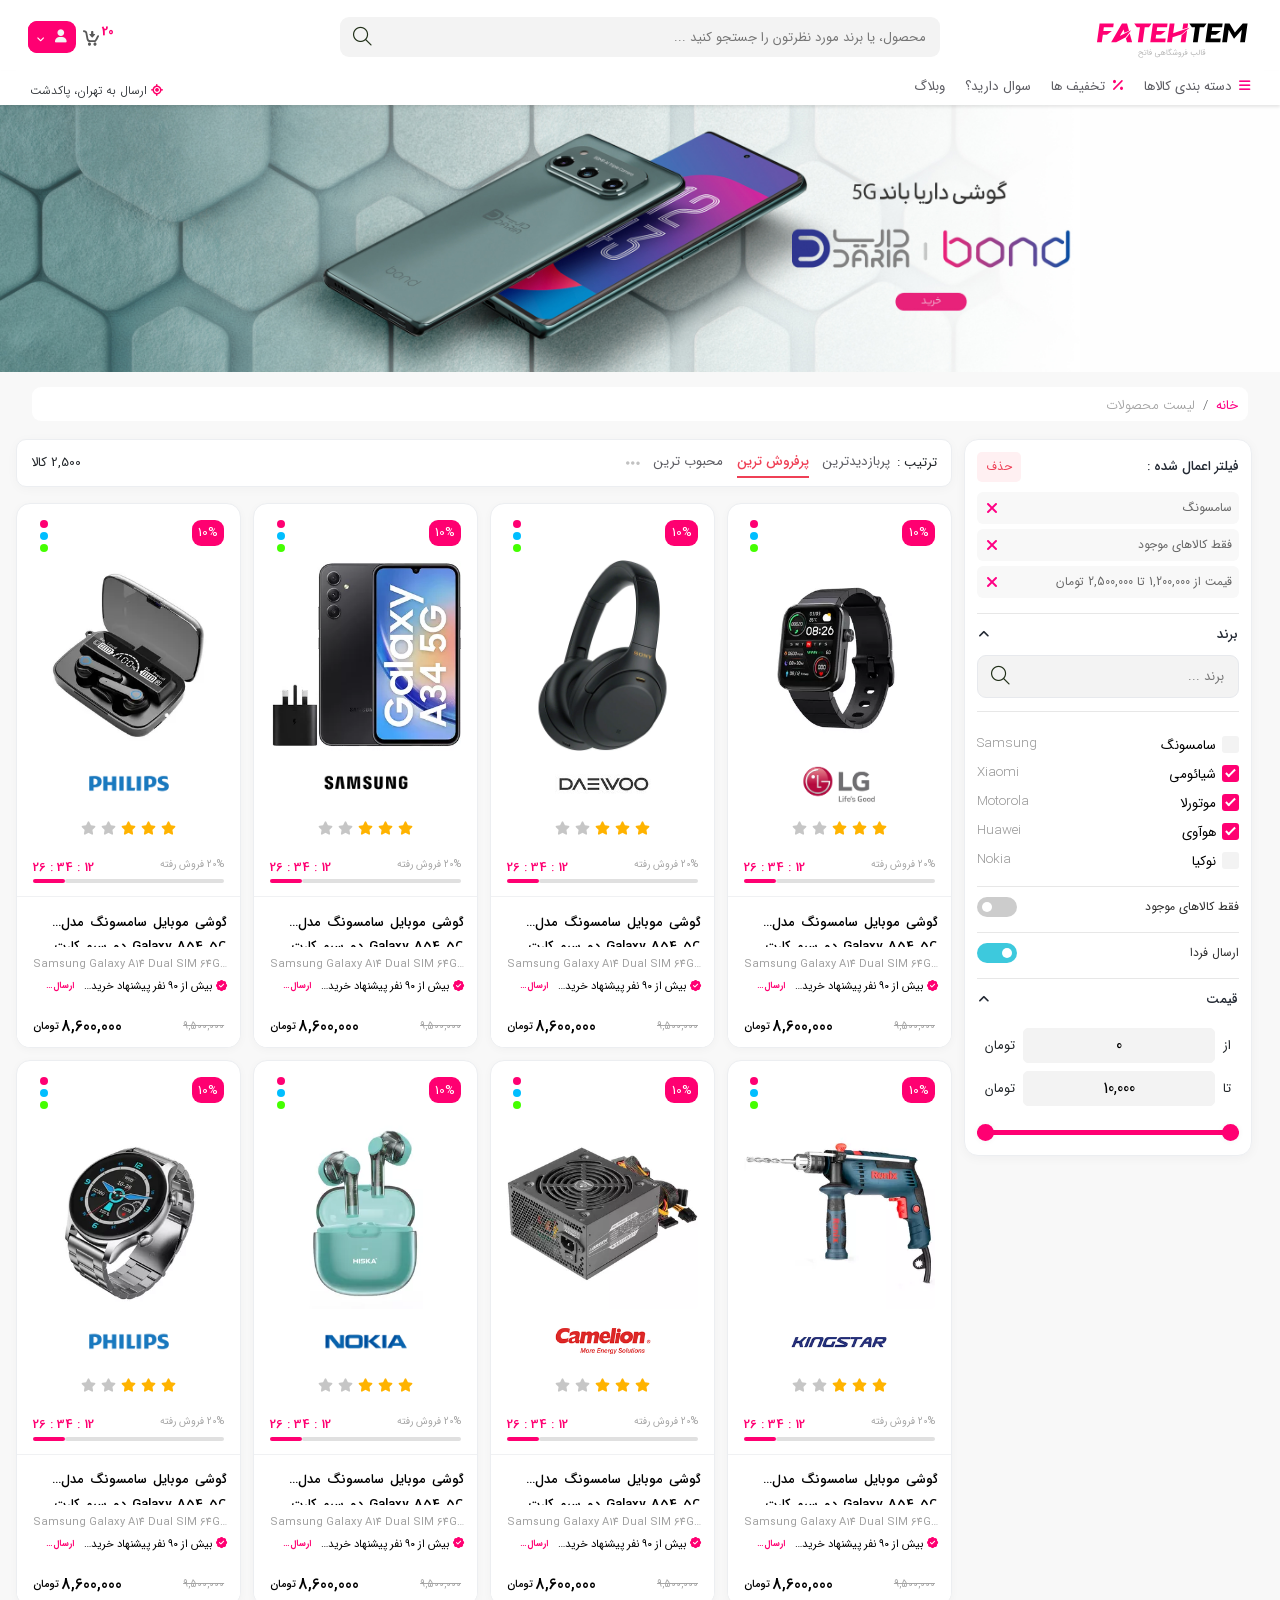
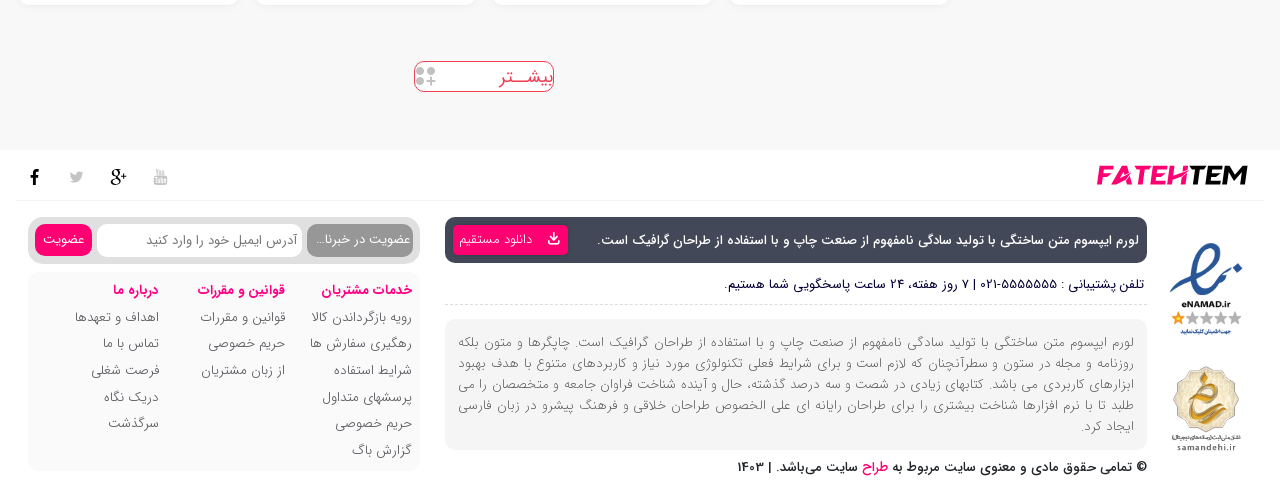
<file: search.html>
<!DOCTYPE html>
<html lang="fa" dir="rtl">
<head>
    <title>لیست محصولات | ProStore</title>
    <meta content="text/html; charset=utf-8" http-equiv="Content-Type" />
    <meta name="content-language" content="fa" />
    <meta name="viewport" content="width=device-width, initial-scale=1" />
    <meta name="keywords" content="لیست محصولات، خرید آنلاین، موبایل، لوازم دیجیتال، ProStore" />
    <meta name="description" content="مشاهده و مقایسه محصولات در فروشگاه اینترنتی ProStore؛ بررسی قیمت، برند و مشخصات کالاها." />
    <meta name="fontiran.com:license" content="HU4G5">
    <link href="css/bootstrap.min.css" rel="stylesheet" type="text/css" />
    <link href="css/fontawesome.css" rel="stylesheet" type="text/css" >
    <link href="css/solid.css" rel="stylesheet" type="text/css" >
    <link href="css/light.css" rel="stylesheet" type="text/css" >
    <link  href="css/swiper.min.css" rel="stylesheet">
    <link href="css/WhiteTheme.css?v=1.2" rel="stylesheet" type="text/css" >
    <link href="css/prostore-listing-redesign.css?v=1.0" rel="stylesheet" type="text/css" />
    <script src="js/jquery-3.5.1.min.js"></script>
    <script src="js/swiper.min.js"></script>
    <script src="js/general.js?v=1.2"></script>
    <script src="js/search.js?v=1.2"></script>
</head>
<body>
<header>
    <div class="container-fluid">
        <div class="row md-view-searchUserCart">
            <div class="col-md-3  logo">
                <div>
                    <a href="index.html">
                        <img class="logoimgMD" src="css/images/fatehlogo.svg"/>
                    </a>
                </div>
            </div>
            <div class="col-md-6  searchArea " >
                <div class="searchBox">
                    <ul>
                        <li class="txt">
                            <input class="srch-input" placeholder="محصول، یا برند مورد نظرتون را جستجو کنید ..." type="text" />
                        </li>
                        <li class="btn">
                            <a><i class="fa-light fa-magnifying-glass btnsearch"></i></a>
                        </li>
                    </ul>
                </div>
            </div>
            <div class="col-md-3  user-cart ">
                <div class="u-c">
                    <ul>
                        <li class="user" onclick="toggleMenuProfile(); return false;">
                            <a href="profile.html" title="حسین خوش آمدید">
                                <div class="nameUser">
                                    <i class="fa-solid fa-user"></i>
                                </div>
                                <div class="arrowDown">
                                    <i class="fa-solid fa-angle-down"></i>
                                </div>
                            </a>
                        </li>
                        <li class="cart" onmouseover="OverlayMenu();" onmouseout="OverlayMenu();">
                            <a href="cart.html">
                                <div class="crcle">20</div>
                                <img src="css/images/cart.svg"/>
                            </a>
                            <div class="sec-drpdwn-Cart">
                                <div class="numberCartItem">
                                    <span>سبد کالای شما</span>
                                </div>
                                <div class="listCartItem">
                                    <div class="row cartItem">
                                        <div class="col-md-12 col-sm-12 col-12 sec-rem-imgpro">
                                            <div class="sec-imageProduct">
                                                <div>
                                                    <img class="img-p-cart" src="css/images/product4.webp">
                                                </div>
                                                <div class="brand">
                                                    <img src="css/images/daewoo-brand.jpg" >
                                                </div>
                                                <div class="counter-cart">
                                                    <ul>
                                                        <li class="btnPlus-cart"><i class="fa-light fa-plus"></i></li>
                                                        <li class="number-cartItems">1</li>
                                                        <li class="btnMinus-cart"><i class="fa-solid fa-trash-can"></i></li>
                                                    </ul>
                                                </div>
                                            </div>
                                            <div class="info-p-cart">
                                                <ul>
                                                    <li class="name-p-cart">
                                                        <span class="n-full">گوشی موبایل سامسونگ مدل Galaxy A14 دو سیم کارت ظرفیت 64 گیگابایت و رم 4 گیگابایت - ویتنام</span>
                                                        <span class="n-desc">Samsung Galaxy A14 Dual SIM 64GB And 4GB RAM Mobile Phone - Vietnam</span>
                                                    </li>
                                                    <li class="transport">
                                                        <span>ارسال رایگان</span>
                                                    </li>
                                                    <li class="img-timer-amazing">
                                                        <div class="img-amazing">
                                                            <img src="css/images/IncredibleOffer-red1.svg">
                                                        </div>
                                                        <div class="timer">
                                                            <span class="ti">12 : 34 : 26</span>
                                                        </div>
                                                    </li>
                                                    <li class="cntSize-p-cart">
                                                        <div><span class="c-c">گارانتی:</span> <i class="fa-solid  fa-shield-check"></i>  <span class="c-v">مهر گستر</span></div>
                                                    </li>
                                                    <li class="color-cart">
                                                        <span>رنگ :</span>
                                                        <ul class="lst-ColorText">
                                                            <li class="active"><span class="red"></span><span>قرمز</span></li>
                                                        </ul>
                                                    </li>
                                                    <li>
                                                        <div class="discount-price">
                                                            <div class="discount">
                                                                <span>10%</span>
                                                            </div>
                                                            <div class="total">
                                                                <div class="total-old">
                                                                    <span class="number-price">9,500,000</span>
                                                                </div>
                                                                <span class="number-price">8,600,000</span>
                                                                <span class="currency-price">تومان</span>
                                                            </div>
                                                        </div>
                                                    </li>

                                                </ul>
                                            </div>
                                        </div>
                                    </div>
                                    <hr>
                                    <div class="row cartItem">
                                        <div class="col-md-12 col-sm-12 col-12 sec-rem-imgpro">
                                            <div class="sec-imageProduct">
                                                <div>
                                                    <img class="img-p-cart" src="css/images/product1.webp">
                                                </div>
                                                <div class="brand">
                                                    <img src="css/images/kingstar-brand.png" >
                                                </div>
                                                <div class="counter-cart">
                                                    <ul>
                                                        <li class="btnPlus-cart"><i class="fa-light fa-plus"></i></li>
                                                        <li class="number-cartItems">1</li>
                                                        <li class="btnMinus-cart"><i class="fa-solid fa-trash-can"></i></li>
                                                    </ul>
                                                </div>
                                            </div>
                                            <div class="info-p-cart">
                                                <ul>
                                                    <li class="name-p-cart">
                                                        <span class="n-full">گوشی موبایل سامسونگ مدل Galaxy A14 دو سیم کارت ظرفیت 64 گیگابایت و رم 4 گیگابایت - ویتنام</span>
                                                        <span class="n-desc">Samsung Galaxy A14 Dual SIM 64GB And 4GB RAM Mobile Phone - Vietnam</span>
                                                    </li>
                                                    <li class="transport">
                                                        <span>ارسال رایگان</span>
                                                    </li>
                                                    <li class="img-timer-amazing">
                                                        <div class="img-amazing">
                                                            <img src="css/images/IncredibleOffer-red1.svg">
                                                        </div>
                                                        <div class="timer">
                                                            <span class="ti">12 : 34 : 26</span>
                                                        </div>
                                                    </li>
                                                    <li class="cntSize-p-cart">
                                                        <div><span class="c-c">گارانتی:</span> <i class="fa-solid  fa-shield-check"></i>  <span class="c-v">مهر گستر</span></div>
                                                    </li>
                                                    <li class="color-cart">
                                                        <span>رنگ :</span>
                                                        <ul class="lst-ColorText">
                                                            <li class="active"><span class="blue"></span><span>آبی</span></li>
                                                        </ul>
                                                    </li>
                                                    <li>
                                                        <div class="discount-price">
                                                            <div class="discount">
                                                                <span>10%</span>
                                                            </div>
                                                            <div class="total">
                                                                <div class="total-old">
                                                                    <span class="number-price">9,500,000</span>
                                                                </div>
                                                                <span class="number-price">8,600,000</span>
                                                                <span class="currency-price">تومان</span>
                                                            </div>
                                                        </div>
                                                    </li>
                                                </ul>
                                            </div>
                                        </div>
                                    </div>
                                    <hr>
                                    <div class="row cartItem">
                                        <div class="col-md-12 col-sm-12 col-12 sec-rem-imgpro">
                                            <div class="sec-imageProduct">
                                                <div>
                                                    <img class="img-p-cart" src="css/images/product6.webp">
                                                </div>
                                                <div class="brand">
                                                    <img src="css/images/lg-brand.webp" >
                                                </div>
                                                <div class="counter-cart">
                                                    <ul>
                                                        <li class="btnPlus-cart"><i class="fa-light fa-plus"></i></li>
                                                        <li class="number-cartItems">1</li>
                                                        <li class="btnMinus-cart"><i class="fa-solid fa-trash-can"></i></li>
                                                    </ul>
                                                </div>
                                            </div>
                                            <div class="info-p-cart">
                                                <ul>
                                                    <li class="name-p-cart">
                                                        <span class="n-full">گوشی موبایل سامسونگ مدل Galaxy A14 دو سیم کارت ظرفیت 64 گیگابایت و رم 4 گیگابایت - ویتنام</span>
                                                        <span class="n-desc">Samsung Galaxy A14 Dual SIM 64GB And 4GB RAM Mobile Phone - Vietnam</span>
                                                    </li>
                                                    <li class="transport">
                                                        <span>ارسال رایگان</span>
                                                    </li>
                                                    <li class="cntSize-p-cart">
                                                        <div><span class="c-c">گارانتی:</span> <i class="fa-solid  fa-shield-check"></i>  <span class="c-v">مهر گستر</span></div>
                                                    </li>
                                                    <li class="color-cart">
                                                        <span>رنگ :</span>
                                                        <ul class="lst-ColorText">
                                                            <li class="active"><span class="green"></span><span>سبز</span></li>
                                                        </ul>
                                                    </li>
                                                    <li>
                                                        <div class="discount-price">
                                                            <div class="discount">
                                                                <span>10%</span>
                                                            </div>
                                                            <div class="total">
                                                                <div class="total-old">
                                                                    <span class="number-price">9,500,000</span>
                                                                </div>
                                                                <span class="number-price">8,600,000</span>
                                                                <span class="currency-price">تومان</span>
                                                            </div>
                                                        </div>
                                                    </li>
                                                </ul>
                                            </div>
                                        </div>
                                    </div>
                                </div>
                                <div class="priceCartItem">
                                    <div class="prc-order">
                                        <span class="lbl-price">قابل پرداخت:</span>
                                        <span class="number-price">1,250,000 تومان</span>
                                    </div>
                                    <div class="btn-order"><a class="btnRegOrder"><span> ثبت سفارش</span></a></div>
                                </div>
                            </div>
                        </li>
                    </ul>
                    <div class="sec-mnu-Profile d-none">
                        <ul class="mnu-Drpdown">
                            <li>
                                <a href="profile.html">
                                    <span class="ico-drpdwn-Profile"><i class="fa-solid fa-user"></i></span>
                                    <span>پروفایل کاربر</span>
                                </a>
                            </li>
                            <li>
                                <a>
                                    <span class="ico-drpdwn-Profile"> <img src="css/images/cart-red.svg" /></span>
                                    <span>سفارشهای من</span>
                                </a>
                            </li>
                            <li>
                                <a>
                                    <span class="ico-drpdwn-Profile"><i class="fa-solid fa-bell"></i></span>
                                    <span>پیامهای من</span>
                                </a>
                            </li>
                            <li>
                                <a>
                                    <span class="ico-drpdwn-Profile"><i class="fa-solid fa-power-off"></i></span>
                                    <span>خروج از حساب</span>
                                </a>
                            </li>
                        </ul>
                    </div>
                </div>
            </div>
        </div>
        <div class="row sm-view-searchUserCart">
            <div class="col-sm-12 col-12 logo" >
                <div class="mnu col-1">
                    <a title="امکانات" onclick="showSidebar();"> <i class="fa-light fa-bars mnuMain"></i></a>
                </div>
                <div class="lgo col-10">
                    <a href="index.html">
                        <img class="logoimg"src="css/images/fatehlogo-sm.svg"/>
                    </a>
                </div>
                <div class="col-1 plce">
                    <a title="آدرس"> <i class="fa-light fa-location-crosshairs adrs"></i></a>
                </div>
            </div>
            <hr class="hr-logo-search" />
            <div class="col-sm-10 col-10 searchArea " >
                <div class="searchBox">
                    <ul>
                        <li class="txt">
                            <input class="srch-input" placeholder="محصول، یا برند مورد نظرتون را جستجو کنید ..." type="text" />
                        </li>
                        <li class="btn">
                            <a><i class="fa-light fa-magnifying-glass btnsearch"></i></a>
                        </li>
                    </ul>
                </div>
            </div>
            <div class="col-sm-2 col-2 user-cart ">
                <div class="u-c">
                    <ul>
                        <li class="user">
                            <a href="profile.html" title="حسین خوش آمدید">
                                <i class="fa-solid fa-user"></i>
                            </a>
                        </li>
                        <li class="cart">
                            <a href="cart.html">
                                <div class="crcle">20</div>
                                <img src="css/images/cart.svg"/>
                            </a>
                        </li>
                    </ul>
                </div>
            </div>
        </div>
        <div class="row mainMenu" id="mnuHeader">
            <div class="col-md-12 n-h">
                <nav>
                    <ul class="navHeader">
                        <li class="nItem parent" onmouseover="OverlayMenu();" onmouseout="OverlayMenu();">
                            <span ><i class="fa-solid fa-bars icoCategories"></i> دسته بندی کالاها</span>
                            <div class="megaMenuCategory">
                                <div class="containerCategoriesMenu">
                                    <ul class="categoriesMenu">
                                        <li id="cat-1"  class="catItem defautCategorySelect" onmouseover="ItemHoverHandler(event)">
                                            <a href="search.html"><i class="fa-solid fa-computer-speaker "></i><span>کالاهای دیجیتال</span></a>
                                        </li>
                                        <li id="cat-2" class="catItem" onmouseover="ItemHoverHandler(event)">
                                            <a href="search.html"><i class="fa-solid fa-loveseat"></i><span>خانه و آشپزخانه</span></a>
                                        </li>
                                        <li id="cat-3" class="catItem" onmouseover="ItemHoverHandler(event)">
                                            <a href="search.html"><i class="fa-solid fa-vacuum"></i><span>لوازم خانگی برقی</span></a>
                                        </li>
                                        <li id="cat-4" class="catItem" onmouseover="ItemHoverHandler(event)">
                                            <a href="search.html"><i class="fa-solid fa-shirt"></i><span>مد و پوشاک</span></a>
                                        </li>
                                        <li id="cat-5" class="catItem" onmouseover="ItemHoverHandler(event)">
                                            <a href="search.html"><i class="fa-solid fa-heart-pulse"></i> <span>زیبایی و سلامت</span></a>
                                        </li>
                                        <li id="cat-6" class="catItem" onmouseover="ItemHoverHandler(event)">
                                            <a href="search.html"><i class="fa-solid fa-screwdriver-wrench"></i><span>ابزارآلات و تجهیزات</span></a>
                                        </li>
                                        <li id="cat-7" class="catItem" onmouseover="ItemHoverHandler(event)">
                                            <a href="search.html"><i class="fa-solid fa-car-mirrors"></i><span>خودرو و موتورسیکلت</span></a>
                                        </li>
                                        <li id="cat-8" class="catItem" onmouseover="ItemHoverHandler(event)">
                                            <a href="search.html"><i class="fa-solid fa-volleyball"></i><span>ورزش و سفر</span></a>
                                        </li>
                                    </ul>
                                </div>
                                <div class="containerSubMenu">
                                    <div id="subCat-1" class="categoriesSubMenu defautSubMenuSelect">
                                        <div class="viewAllMegaMenu"><a href="product.html">مشاهده همه کالاها</a></div>
                                        <hr class="hr-megaMenu">
                                        <div class="lstSubMenuSelected">
                                            <div>
                                                <ul class="subMenuCategory">
                                                    <li class="parentCategory"><a href="search.html">لپ تاپ</a></li>
                                                    <li class="childCategory"><a href="search.html">لپ تاپ ایسوس</a></li>
                                                    <li class="childCategory"><a href="search.html">لپ تاپ دل</a></li>
                                                    <li class="childCategory"><a href="search.html">لپ تاپ ایسر</a></li>
                                                    <li class="childCategory"><a href="search.html">لپ تاپ توشیبا</a></li>
                                                    <li class="childCategory"><a href="search.html">لپ تاپ سونی</a></li>
                                                    <li class="childCategory"><a href="search.html">لپ تاپ سامسونگ</a></li>
                                                    <li class="childCategory"><a href="search.html">لپ تاپ لنوو</a></li>
                                                    <li class="childCategory"><a href="search.html">لپ تاپ ایسر</a></li>
                                                    <li class="childCategory"><a href="search.html">لپ تاپ او اس آی</a></li>
                                                    <li class="childCategory"><a href="search.html">مک بوک</a></li>
                                                    <li class="childCategory"><a href="search.html">لپ تاپ کاستوم</a></li>
                                                </ul>
                                                <ul class="subMenuCategory">
                                                    <li class="parentCategory"><a href="search.html">ماشین های اداری</a></li>
                                                    <li class="childCategory"><a href="search.html">کابل پرینتر</a></li>
                                                    <li class="childCategory"><a href="search.html">کاتریچ</a></li>
                                                    <li class="childCategory"><a href="search.html">اسکنر</a></li>
                                                    <li class="childCategory"><a href="search.html">تلفن</a></li>
                                                </ul>
                                            </div>
                                            <div>
                                                <ul class="subMenuCategory">
                                                    <li class="parentCategory"><a href="search.html">تجهیزات شبکه و ارتباطات</a></li>
                                                    <li class="childCategory"><a href="search.html">کابل شبکه</a></li>
                                                    <li class="childCategory"><a href="search.html">اکسس پوینت</a></li>
                                                    <li class="childCategory"><a href="search.html">سوییچ</a></li>
                                                    <li class="childCategory"><a href="search.html">پچ پنل</a></li>
                                                    <li class="childCategory"><a href="search.html">اسپیلیتر</a></li>
                                                    <li class="childCategory"><a href="search.html">یو پی اس</a></li>
                                                </ul>
                                                <ul class="subMenuCategory">
                                                    <li class="parentCategory"><a href="search.html">دوربین</a></li>
                                                    <li class="childCategory"><a href="search.html">دوربین سونی</a></li>
                                                    <li class="childCategory"><a href="search.html">دوربین فیلمبرداری</a></li>
                                                    <li class="childCategory"><a href="search.html">دوربین کنون</a></li>
                                                    <li class="childCategory"><a href="search.html">دوربین چاپ سریع</a></li>
                                                </ul>
                                            </div>
                                            <div>
                                                <ul class="subMenuCategory">
                                                    <li class="parentCategory"><a href="search.html">هدفون</a></li>
                                                    <li class="childCategory"><a href="search.html">هدفون بی سیم</a></li>
                                                    <li class="childCategory"><a href="search.html">هدفون اپل</a></li>
                                                    <li class="childCategory"><a href="search.html">هدفون سونی</a></li>
                                                    <li class="childCategory"><a href="search.html">هدفون سامسونگ</a></li>
                                                    <li class="childCategory"><a href="search.html">هدفون شیائومی</a></li>
                                                    <li class="childCategory"><a href="search.html">هدفون ریزر</a></li>
                                                </ul>
                                            </div>
                                            <div>
                                                <ul class="subMenuCategory">
                                                    <li class="parentCategory"><a href="search.html">پرینتر</a></li>
                                                    <li class="childCategory"><a href="search.html">پرینتر اچ پی</a></li>
                                                    <li class="childCategory"><a href="search.html">پرینتر رنگی</a></li>
                                                    <li class="childCategory"><a href="search.html">پرینتر سوزنی</a></li>
                                                    <li class="childCategory"><a href="search.html">پرینتر سه بعدی</a></li>
                                                    <li class="childCategory"><a href="search.html">پرینتر لیبل زن</a></li>
                                                </ul>
                                            </div>
                                        </div>
                                    </div>
                                    <div id="subCat-2" class="categoriesSubMenu"></div>
                                    <div id="subCat-3" class="categoriesSubMenu"></div>
                                    <div id="subCat-4" class="categoriesSubMenu"></div>
                                    <div id="subCat-5" class="categoriesSubMenu"></div>
                                    <div id="subCat-6" class="categoriesSubMenu"></div>
                                    <div id="subCat-7" class="categoriesSubMenu"></div>
                                    <div id="subCat-8" class="categoriesSubMenu"></div>
                                    <div id="subCat-9" class="categoriesSubMenu"></div>
                                    <div id="subCat-10" class="categoriesSubMenu"></div>
                                    <div id="subCat-11" class="categoriesSubMenu"></div>
                                </div>
                            </div>
                        </li>
                        <li class="nItem">
                            <a class="" href="index.html"><span><i class="fa-solid fa-percent icoSidebar"></i>تخفیف ها</span></a>
                        </li>
                        <li class="nItem">
                            <a class="" href="index.html">سوال دارید؟</a>
                        </li>
                        <li class="nItem">
                            <a class="" href="blog.html">وبلاگ</a>
                        </li>
                    </ul>
                </nav>
                <div class="address">
                    <i class="fa-solid fa-location-crosshairs"></i>
                    <span>ارسال به تهران، پاکدشت</span>
                </div>
            </div>
        </div>
    </div>
</header>
<div class="overlayMenu"></div>
<main>
    <section class="container-fluid silder-advertis slider-md">
        <div class="advertisSlider swiper-container zeroIndex" >
            <div class="swiper-wrapper">
                <div class="swiper-slide"><img class="imgSlider" alt="توضیحات در مورد عکس" src="css/images/swiper7.jpg"/></div>
                <div class="swiper-slide"><img class="imgSlider" alt="توضیحات در مورد عکس" src="css/images/swiper9.webp"/></div>
                <div class="swiper-slide"><img class="imgSlider" alt="توضیحات در مورد عکس"  src="css/images/swiper1.webp"/></div>
                <div class="swiper-slide"><img class="imgSlider" alt="توضیحات در مورد عکس" src="css/images/swiper2.webp"/></div>
                <div class="swiper-slide"><img class="imgSlider" alt="توضیحات در مورد عکس" src="css/images/swiper3.webp"/></div>
                <div class="swiper-slide"><img class="imgSlider" alt="توضیحات در مورد عکس" src="css/images/swiper4.webp"/></div>
                <div class="swiper-slide"><img class="imgSlider" alt="توضیحات در مورد عکس" src="css/images/swiper5.webp"/></div>
                <div class="swiper-slide"><img class="imgSlider" alt="توضیحات در مورد عکس" src="css/images/swiper6.webp"/></div>
                <div class="swiper-slide"><img class="imgSlider" alt="توضیحات در مورد عکس" src="css/images/swiper8.webp"/></div>
            </div>
        </div>
    </section>
    <section class="container-fluid silder-advertis slider-sm">
        <div class="advertisSlider swiper-container zeroIndex" >
            <div class="swiper-wrapper">
                <div class="swiper-slide"><img class="imgSlider" alt="توضیحات در مورد عکس" src="css/images/swiper6-sm.webp"/></div>
                <div class="swiper-slide"><img class="imgSlider" alt="توضیحات در مورد عکس"  src="css/images/swiper1-sm.webp"/></div>
                <div class="swiper-slide"><img class="imgSlider" alt="توضیحات در مورد عکس" src="css/images/swiper2-sm.webp"/></div>
                <div class="swiper-slide"><img class="imgSlider" alt="توضیحات در مورد عکس" src="css/images/swiper3-sm.webp"/></div>
                <div class="swiper-slide"><img class="imgSlider" alt="توضیحات در مورد عکس" src="css/images/swiper4-sm.webp"/></div>
                <div class="swiper-slide"><img class="imgSlider" alt="توضیحات در مورد عکس" src="css/images/swiper5-sm.jpg"/></div>
                <div class="swiper-slide"><img class="imgSlider" alt="توضیحات در مورد عکس" src="css/images/swiper6-sm.webp"/></div>
            </div>
        </div>
    </section>
    <section class="breadcrumb-products">
        <nav class="navBreadcrumb" aria-label="breadcrumb">
            <ol class="breadcrumb bc-products">
                <li class="breadcrumb-item"><a href="index.html">خانه</a></li>
                <li class="breadcrumb-item active current-Link" aria-current="page">لیست محصولات</li>
            </ol>
        </nav>
    </section>
    <section class="container-fluid result-parameter">
        <div class="row">
            <div class="col-lg-3 col-md-3 col-sm-12 parameter">
                <div class="filterSection">
                    <div class="list-filter">
                        <div class="headerParameter">
                            <span>فیلتر اعمال شده :</span>
                            <a>حذف</a>
                        </div>
                        <div class="bodyParameter">
                            <ul class="lstFilters">
                                <li>
                                    <span>سامسونگ</span>
                                    <i class="fa-solid fa-close"></i>
                                </li>
                                <li>
                                    <span>فقط کالاهای موجود</span>
                                    <i class="fa-solid fa-close"></i>
                                </li>
                                <li>
                                    <span>قیمت از 1,200,000 تا 2,500,000 تومان</span>
                                    <i class="fa-solid fa-close"></i>
                                </li>
                            </ul>
                        </div>
                    </div>
                    <hr />
                    <div class="list-group">
                        <div class="headerParameter">
                            <span>برند</span>
                            <i class="fa-solid fa-angle-up" onclick="toggleItemParameter(this,'#brandItem')"></i>
                        </div>
                        <div id="brandItem" class="bodyParameter d-flex">
                            <div class="searchBox">
                                <ul>
                                    <li class="txt">
                                        <input class="srch-input" placeholder="برند ..." type="text" />
                                    </li>
                                    <li class="btn">
                                        <a><i class="fa-light fa-magnifying-glass btnsearch"></i></a>
                                    </li>
                                </ul>
                            </div>
                            <hr />
                            <div class="items-checkbox">
                                <div class="itmCheck">
                                    <label class="control control--checkbox">
                                        <span class="per-word">سامسونگ</span>
                                        <span class="eng-word">Samsung</span>
                                        <input type="checkbox" />
                                        <div class="control__indicator"></div>
                                    </label>
                                </div>
                                <br/>
                                <div class="itmCheck">
                                    <label class="control control--checkbox">
                                        <span class="per-word">شیائومی</span>
                                        <span class="eng-word">Xiaomi</span>
                                        <input type="checkbox" checked/>
                                        <div class="control__indicator"></div>
                                    </label>
                                </div>
                                <div class="itmCheck">
                                    <label class="control control--checkbox">
                                        <span class="per-word">موتورلا</span>
                                        <span class="eng-word">Motorola</span>
                                        <input type="checkbox" checked/>
                                        <div class="control__indicator"></div>
                                    </label>
                                </div>
                                <br/>
                                <div class="itmCheck">
                                    <label class="control control--checkbox">
                                        <span class="per-word">هوآوی</span>
                                        <span class="eng-word">Huawei</span>
                                        <input type="checkbox" checked/>
                                        <div class="control__indicator"></div>
                                    </label>
                                </div>
                                <br/>
                                <div class="itmCheck">
                                    <label class="control control--checkbox">
                                        <span class="per-word">نوکیا</span>
                                        <span class="eng-word">Nokia</span>
                                        <input type="checkbox" />
                                        <div class="control__indicator"></div>
                                    </label>
                                </div>
                            </div>
                        </div>
                    </div>
                    <hr />
                    <div class="onlyExist">
                        <span class="txt">فقط کالاهای موجود</span>
                        <div class="toggleSwitch">
                            <label class="switch">
                                <input type="checkbox">
                                <span class="slider round"></span>
                            </label>
                        </div>
                    </div>
                    <hr />
                    <div class="onlyExist">
                        <span class="txt">
                            <span>ارسال فردا</span>
                        </span>
                        <div class="toggleSwitch">
                            <label class="switch">
                                <input type="checkbox" checked>
                                <span class="slider round"></span>
                            </label>
                        </div>
                    </div>
                    <hr />
                    <div class="list-group slider-price">
                        <div class="headerParameter">
                            <span>قیمت</span>
                            <i class="fa-solid fa-angle-up" onclick="toggleItemParameter(this,'#price-sliderItem')"></i>
                        </div>
                        <div id="price-sliderItem" class="bodyParameter d-flex">
                            <div class="price-input">
                                <div class="field">
                                    <span>از</span>
                                    <input type="text"  class="input-min"  value="0">
                                    <span>تومان</span>
                                </div>
                                <div class="field">
                                    <span>تا</span>
                                    <input type="text" class="input-max"  value="10,000">
                                    <span>تومان</span>
                                </div>
                            </div>
                            <div class="sliderPrice">
                                <div class="progress"></div>
                            </div>
                            <div class="range-input">
                                <input type="range" class="range-min" min="0" max="10000" value="0" step="100">
                                <input type="range" class="range-max" min="0" max="10000" value="10000" step="100">
                            </div>
                        </div>
                    </div>
                </div>
            </div>
            <div class="col-lg-9 col-md-9 col-sm-12 result">
                <div class="lst-products">
                    <div class="header">
                        <div class="md-parameter-search">
                            <div class="mnu-view-search">
                                <span>ترتیب :</span>
                                <ul class="nav-header">
                                    <li>
                                        <a class="" >پربازدیدترین</a>
                                    </li>
                                    <li class="ni-active">
                                        <a class="" >پرفروش ترین</a>
                                    </li>
                                    <li>
                                        <a class="" >محبوب ترین</a>
                                    </li>
                                    <li class="ni-d">
                                        <div class="etc-sortMenu" > <a><i class="fa-solid fa-ellipsis"></i></a></div>
                                    </li>
                                </ul>
                            </div>
                            <div class="count-exist">
                                <ul class="viewMode-exist">
                                    <li class="existMode">2,500 کالا</li>
                                </ul>
                            </div>
                        </div>
                        <div class="sm-parameter-search">
                            <div class="right-mnu">
                                <a title="جستجوی پیشرفته" onclick="showMenuParameter();"><i class="fa-solid fa-bars"></i>فیلتر</a>
                                <div class="sortMenu" > <a onclick="toggleMenuSort(); return false;" ><i class="fa-solid fa-ellipsis"></i></a></div>
                                <div class="sec-mnu-Order d-none">
                                    <ul class="mnu-Drpdown">
                                        <li>
                                            <a>
                                                <span class="ico-drpdwn-Profile"><i class="fa-solid fa-eye"></i></span>
                                                <span>پربازدیدترین</span>
                                            </a>
                                        </li>
                                        <li>
                                            <a>
                                                <span class="ico-drpdwn-Profile"> <i class="fa-solid fa-dollar"></i></span>
                                                <span>پرفروش ترین</span>
                                            </a>
                                        </li>
                                        <li>
                                            <a>
                                                <span class="ico-drpdwn-Profile"><i class="fa-solid fa-heart"></i></span>
                                                <span>محبوب ترین</span>
                                            </a>
                                        </li>
                                    </ul>
                                </div>
                            </div>
                            <div class="left-mnu">
                                <ul class="viewMode-exist">
                                    <li class="existMode">2,500 کالا</li>
                                </ul>
                            </div>
                        </div>
                    </div>
                    <div class="body">
                        <div class="lstResult-md">
                            <div class="itm-product">
                                <a href="product.html">
                                    <article>
                                        <div class="color-img-disc">
                                            <div class="discount-color-frame">
                                                <div class="discount">
                                                    <span>10%</span>
                                                </div>
                                                <div class="color-frame">
                                                    <ul class="lst-ColorProduct">
                                                        <li class="red"></li>
                                                        <li class="blue"></li>
                                                        <li class="green"></li>
                                                    </ul>
                                                </div>
                                            </div>
                                            <div class="img-frame">
                                                <img class="img-Product" src="css/images/product4.webp"/>
                                                <img class="img-brand" src="css/images/lg-brand.webp">
                                                <div class="star-product">
                                                    <i class="fa-solid fa-star star-fill"></i>
                                                    <i class="fa-solid fa-star star-fill"></i>
                                                    <i class="fa-solid fa-star star-fill"></i>
                                                    <i class="fa-solid fa-star star-empty"></i>
                                                    <i class="fa-solid fa-star star-empty"></i>
                                                </div>
                                            </div>
                                        </div>
                                        <div class="info-Product">
                                            <div class="percentage-Progress">
                                                <span class="prct">20% فروش رفته</span>
                                                <div class="timer">
                                                    <span class="ti">12 : 34 : 26</span>
                                                </div>
                                                <div class="sec-progress">
                                                    <span class="cntnr"></span>
                                                    <span class="prctg" style="width: 20%"></span>
                                                </div>
                                            </div>
                                            <div class="name-code">
                                                <h1 class="per-title">گوشی موبایل سامسونگ مدل Galaxy A54 5G دو سیم کارت ظرفیت 128 گیگابایت و رم 8 گیگابایت - ویتنام</h1>
                                                <span class="eng-title">Samsung Galaxy A14 Dual SIM 64GB And 4GB RAM Mobile Phone - Vietnam</span>
                                                <div class="suggestedNumber-transport">
                                                    <div class="suggest">
                                                        <i class="fa-solid fa-badge-check"></i>
                                                        <span>بیش از ۹۰ نفر پیشنهاد خرید داده‌اند</span>
                                                    </div>
                                                    <div class="transport">
                                                        <span>ارسال رایگان</span>
                                                    </div>
                                                </div>
                                            </div>
<!--                                            <div class="timerPromos-middle">
                                                   <span class="time">
                                                       <span class="d-time">
                                                           <span>14</span>
                                                           <span>روز</span>
                                                       </span>
                                                       <span class="h-time">
                                                           <span>09</span>
                                                           <span>ساعت</span>
                                                       </span>
                                                       <span class="m-time">
                                                           <span>24</span>
                                                           <span>دقیقه</span>
                                                       </span>
                                                       <span class="s-time">
                                                           <span>30</span>
                                                           <span>ثانیه</span>
                                                       </span>
                                                   </span>
                                             </div>-->
                                            <div class="price-Product">
                                                <div class="total-old">
                                                    <span class="number-price">9,500,000</span>
                                                </div>
                                                <div class="total">
                                                    <span class="number-price">8,600,000</span>
                                                    <span class="currency-price">تومان</span>
                                                </div>
                                            </div>
                                        </div>
                                    </article>
                                </a>
                            </div>
                            <div class="itm-product">
                                <a href="product.html">
                                    <article>
                                        <div class="color-img-disc">
                                            <div class="discount-color-frame">
                                                <div class="discount">
                                                    <span>10%</span>
                                                </div>
                                                <div class="color-frame">
                                                    <ul class="lst-ColorProduct">
                                                        <li class="red"></li>
                                                        <li class="blue"></li>
                                                        <li class="green"></li>
                                                    </ul>
                                                </div>
                                            </div>
                                            <div class="img-frame">
                                                <img class="img-Product" src="css/images/product-d1.webp"/>
                                                <img class="img-brand" src="css/images/daewoo-brand.jpg">
                                                <div class="star-product">
                                                    <i class="fa-solid fa-star star-fill"></i>
                                                    <i class="fa-solid fa-star star-fill"></i>
                                                    <i class="fa-solid fa-star star-fill"></i>
                                                    <i class="fa-solid fa-star star-empty"></i>
                                                    <i class="fa-solid fa-star star-empty"></i>
                                                </div>
                                            </div>
                                        </div>
                                        <div class="info-Product">
                                            <div class="percentage-Progress">
                                                <span class="prct">20% فروش رفته</span>
                                                <div class="timer">
                                                    <span class="ti">12 : 34 : 26</span>
                                                </div>
                                                <div class="sec-progress">
                                                    <span class="cntnr"></span>
                                                    <span class="prctg" style="width: 20%"></span>
                                                </div>
                                            </div>
                                            <div class="name-code">
                                                <h1 class="per-title">گوشی موبایل سامسونگ مدل Galaxy A54 5G دو سیم کارت ظرفیت 128 گیگابایت و رم 8 گیگابایت - ویتنام</h1>
                                                <span class="eng-title">Samsung Galaxy A14 Dual SIM 64GB And 4GB RAM Mobile Phone - Vietnam</span>
                                                <div class="suggestedNumber-transport">
                                                    <div class="suggest">
                                                        <i class="fa-solid fa-badge-check"></i>
                                                        <span>بیش از ۹۰ نفر پیشنهاد خرید داده‌اند</span>
                                                    </div>
                                                    <div class="transport">
                                                        <span>ارسال رایگان</span>
                                                    </div>
                                                </div>
                                            </div>

                                            <div class="price-Product">
                                                <div class="total-old">
                                                    <span class="number-price">9,500,000</span>
                                                </div>
                                                <div class="total">
                                                    <span class="number-price">8,600,000</span>
                                                    <span class="currency-price">تومان</span>
                                                </div>
                                            </div>
                                        </div>
                                    </article>
                                </a>
                            </div>
                            <div class="itm-product">
                                <a href="product.html">
                                    <article>
                                        <div class="color-img-disc">
                                            <div class="discount-color-frame">
                                                <div class="discount">
                                                    <span>10%</span>
                                                </div>
                                                <div class="color-frame">
                                                    <ul class="lst-ColorProduct">
                                                        <li class="red"></li>
                                                        <li class="blue"></li>
                                                        <li class="green"></li>
                                                    </ul>
                                                </div>
                                            </div>
                                            <div class="img-frame">
                                                <img class="img-Product" src="css/images/P-Sam3.webp"/>
                                                <img class="img-brand" src="css/images/samsung-brand.webp">
                                                <div class="star-product">
                                                    <i class="fa-solid fa-star star-fill"></i>
                                                    <i class="fa-solid fa-star star-fill"></i>
                                                    <i class="fa-solid fa-star star-fill"></i>
                                                    <i class="fa-solid fa-star star-empty"></i>
                                                    <i class="fa-solid fa-star star-empty"></i>
                                                </div>
                                            </div>
                                        </div>
                                        <div class="info-Product">
                                            <div class="percentage-Progress">
                                                <span class="prct">20% فروش رفته</span>
                                                <div class="timer">
                                                    <span class="ti">12 : 34 : 26</span>
                                                </div>
                                                <div class="sec-progress">
                                                    <span class="cntnr"></span>
                                                    <span class="prctg" style="width: 20%"></span>
                                                </div>
                                            </div>
                                            <div class="name-code">
                                                <h1 class="per-title">گوشی موبایل سامسونگ مدل Galaxy A54 5G دو سیم کارت ظرفیت 128 گیگابایت و رم 8 گیگابایت - ویتنام</h1>
                                                <span class="eng-title">Samsung Galaxy A14 Dual SIM 64GB And 4GB RAM Mobile Phone - Vietnam</span>
                                                <div class="suggestedNumber-transport">
                                                    <div class="suggest">
                                                        <i class="fa-solid fa-badge-check"></i>
                                                        <span>بیش از ۹۰ نفر پیشنهاد خرید داده‌اند</span>
                                                    </div>
                                                    <div class="transport">
                                                        <span>ارسال رایگان</span>
                                                    </div>
                                                </div>
                                            </div>
                                            <div class="price-Product">
                                                <div class="total-old">
                                                    <span class="number-price">9,500,000</span>
                                                </div>
                                                <div class="total">
                                                    <span class="number-price">8,600,000</span>
                                                    <span class="currency-price">تومان</span>
                                                </div>
                                            </div>
                                        </div>
                                    </article>
                                </a>
                            </div>
                            <div class="itm-product">
                                <a href="product.html">
                                    <article>
                                        <div class="color-img-disc">
                                            <div class="discount-color-frame">
                                                <div class="discount">
                                                    <span>10%</span>
                                                </div>
                                                <div class="color-frame">
                                                    <ul class="lst-ColorProduct">
                                                        <li class="red"></li>
                                                        <li class="blue"></li>
                                                        <li class="green"></li>
                                                    </ul>
                                                </div>
                                            </div>
                                            <div class="img-frame">
                                                <img class="img-Product" src="css/images/product9.webp"/>
                                                <img class="img-brand" src="css/images/philips-brand.webp">
                                                <div class="star-product">
                                                    <i class="fa-solid fa-star star-fill"></i>
                                                    <i class="fa-solid fa-star star-fill"></i>
                                                    <i class="fa-solid fa-star star-fill"></i>
                                                    <i class="fa-solid fa-star star-empty"></i>
                                                    <i class="fa-solid fa-star star-empty"></i>
                                                </div>
                                            </div>
                                        </div>
                                        <div class="info-Product">
                                            <div class="percentage-Progress">
                                                <span class="prct">20% فروش رفته</span>
                                                <div class="timer">
                                                    <span class="ti">12 : 34 : 26</span>
                                                </div>
                                                <div class="sec-progress">
                                                    <span class="cntnr"></span>
                                                    <span class="prctg" style="width: 20%"></span>
                                                </div>
                                            </div>
                                            <div class="name-code">
                                                <h1 class="per-title">گوشی موبایل سامسونگ مدل Galaxy A54 5G دو سیم کارت ظرفیت 128 گیگابایت و رم 8 گیگابایت - ویتنام</h1>
                                                <span class="eng-title">Samsung Galaxy A14 Dual SIM 64GB And 4GB RAM Mobile Phone - Vietnam</span>
                                                <div class="suggestedNumber-transport">
                                                    <div class="suggest">
                                                        <i class="fa-solid fa-badge-check"></i>
                                                        <span>بیش از ۹۰ نفر پیشنهاد خرید داده‌اند</span>
                                                    </div>
                                                    <div class="transport">
                                                        <span>ارسال رایگان</span>
                                                    </div>
                                                </div>
                                            </div>
                                            <div class="price-Product">
                                                <div class="total-old">
                                                    <span class="number-price">9,500,000</span>
                                                </div>
                                                <div class="total">
                                                    <span class="number-price">8,600,000</span>
                                                    <span class="currency-price">تومان</span>
                                                </div>
                                            </div>
                                        </div>
                                    </article>
                                </a>
                            </div>
                            <div class="itm-product">
                                <a href="product.html">
                                    <article>
                                        <div class="color-img-disc">
                                            <div class="discount-color-frame">
                                                <div class="discount">
                                                    <span>10%</span>
                                                </div>
                                                <div class="color-frame">
                                                    <ul class="lst-ColorProduct">
                                                        <li class="red"></li>
                                                        <li class="blue"></li>
                                                        <li class="green"></li>
                                                    </ul>
                                                </div>
                                            </div>
                                            <div class="img-frame">
                                                <img class="img-Product" src="css/images/product7.webp"/>
                                                <img class="img-brand" src="css/images/kingstar-brand.png">
                                                <div class="star-product">
                                                    <i class="fa-solid fa-star star-fill"></i>
                                                    <i class="fa-solid fa-star star-fill"></i>
                                                    <i class="fa-solid fa-star star-fill"></i>
                                                    <i class="fa-solid fa-star star-empty"></i>
                                                    <i class="fa-solid fa-star star-empty"></i>
                                                </div>
                                            </div>
                                        </div>
                                        <div class="info-Product">
                                            <div class="percentage-Progress">
                                                <span class="prct">20% فروش رفته</span>
                                                <div class="timer">
                                                    <span class="ti">12 : 34 : 26</span>
                                                </div>
                                                <div class="sec-progress">
                                                    <span class="cntnr"></span>
                                                    <span class="prctg" style="width: 20%"></span>
                                                </div>
                                            </div>
                                            <div class="name-code">
                                                <h1 class="per-title">گوشی موبایل سامسونگ مدل Galaxy A54 5G دو سیم کارت ظرفیت 128 گیگابایت و رم 8 گیگابایت - ویتنام</h1>
                                                <span class="eng-title">Samsung Galaxy A14 Dual SIM 64GB And 4GB RAM Mobile Phone - Vietnam</span>
                                                <div class="suggestedNumber-transport">
                                                    <div class="suggest">
                                                        <i class="fa-solid fa-badge-check"></i>
                                                        <span>بیش از ۹۰ نفر پیشنهاد خرید داده‌اند</span>
                                                    </div>
                                                    <div class="transport">
                                                        <span>ارسال رایگان</span>
                                                    </div>
                                                </div>
                                            </div>
                                            <div class="price-Product">
                                                <div class="total-old">
                                                    <span class="number-price">9,500,000</span>
                                                </div>
                                                <div class="total">
                                                    <span class="number-price">8,600,000</span>
                                                    <span class="currency-price">تومان</span>
                                                </div>
                                            </div>
                                        </div>
                                    </article>
                                </a>
                            </div>
                            <div class="itm-product">
                                <a href="product.html">
                                    <article>
                                        <div class="color-img-disc">
                                            <div class="discount-color-frame">
                                                <div class="discount">
                                                    <span>10%</span>
                                                </div>
                                                <div class="color-frame">
                                                    <ul class="lst-ColorProduct">
                                                        <li class="red"></li>
                                                        <li class="blue"></li>
                                                        <li class="green"></li>
                                                    </ul>
                                                </div>
                                            </div>
                                            <div class="img-frame">
                                                <img class="img-Product" src="css/images/product5.webp"/>
                                                <img class="img-brand" src="css/images/camelion-brand.png">
                                                <div class="star-product">
                                                    <i class="fa-solid fa-star star-fill"></i>
                                                    <i class="fa-solid fa-star star-fill"></i>
                                                    <i class="fa-solid fa-star star-fill"></i>
                                                    <i class="fa-solid fa-star star-empty"></i>
                                                    <i class="fa-solid fa-star star-empty"></i>
                                                </div>
                                            </div>
                                        </div>
                                        <div class="info-Product">
                                            <div class="percentage-Progress">
                                                <span class="prct">20% فروش رفته</span>
                                                <div class="timer">
                                                    <span class="ti">12 : 34 : 26</span>
                                                </div>
                                                <div class="sec-progress">
                                                    <span class="cntnr"></span>
                                                    <span class="prctg" style="width: 20%"></span>
                                                </div>
                                            </div>
                                            <div class="name-code">
                                                <h1 class="per-title">گوشی موبایل سامسونگ مدل Galaxy A54 5G دو سیم کارت ظرفیت 128 گیگابایت و رم 8 گیگابایت - ویتنام</h1>
                                                <span class="eng-title">Samsung Galaxy A14 Dual SIM 64GB And 4GB RAM Mobile Phone - Vietnam</span>
                                                <div class="suggestedNumber-transport">
                                                    <div class="suggest">
                                                        <i class="fa-solid fa-badge-check"></i>
                                                        <span>بیش از ۹۰ نفر پیشنهاد خرید داده‌اند</span>
                                                    </div>
                                                    <div class="transport">
                                                        <span>ارسال رایگان</span>
                                                    </div>
                                                </div>
                                            </div>
                                            <div class="price-Product">
                                                <div class="total-old">
                                                    <span class="number-price">9,500,000</span>
                                                </div>
                                                <div class="total">
                                                    <span class="number-price">8,600,000</span>
                                                    <span class="currency-price">تومان</span>
                                                </div>
                                            </div>
                                        </div>
                                    </article>
                                </a>
                            </div>
                            <div class="itm-product">
                                <a href="product.html">
                                    <article>
                                        <div class="color-img-disc">
                                            <div class="discount-color-frame">
                                                <div class="discount">
                                                    <span>10%</span>
                                                </div>
                                                <div class="color-frame">
                                                    <ul class="lst-ColorProduct">
                                                        <li class="red"></li>
                                                        <li class="blue"></li>
                                                        <li class="green"></li>
                                                    </ul>
                                                </div>
                                            </div>
                                            <div class="img-frame">
                                                <img class="img-Product" src="css/images/product10.webp"/>
                                                <img class="img-brand" src="css/images/nokia-brand.webp">
                                                <div class="star-product">
                                                    <i class="fa-solid fa-star star-fill"></i>
                                                    <i class="fa-solid fa-star star-fill"></i>
                                                    <i class="fa-solid fa-star star-fill"></i>
                                                    <i class="fa-solid fa-star star-empty"></i>
                                                    <i class="fa-solid fa-star star-empty"></i>
                                                </div>
                                            </div>
                                        </div>
                                        <div class="info-Product">
                                            <div class="percentage-Progress">
                                                <span class="prct">20% فروش رفته</span>
                                                <div class="timer">
                                                    <span class="ti">12 : 34 : 26</span>
                                                </div>
                                                <div class="sec-progress">
                                                    <span class="cntnr"></span>
                                                    <span class="prctg" style="width: 20%"></span>
                                                </div>
                                            </div>
                                            <div class="name-code">
                                                <h1 class="per-title">گوشی موبایل سامسونگ مدل Galaxy A54 5G دو سیم کارت ظرفیت 128 گیگابایت و رم 8 گیگابایت - ویتنام</h1>
                                                <span class="eng-title">Samsung Galaxy A14 Dual SIM 64GB And 4GB RAM Mobile Phone - Vietnam</span>
                                                <div class="suggestedNumber-transport">
                                                    <div class="suggest">
                                                        <i class="fa-solid fa-badge-check"></i>
                                                        <span>بیش از ۹۰ نفر پیشنهاد خرید داده‌اند</span>
                                                    </div>
                                                    <div class="transport">
                                                        <span>ارسال رایگان</span>
                                                    </div>
                                                </div>
                                            </div>
                                            <div class="price-Product">
                                                <div class="total-old">
                                                    <span class="number-price">9,500,000</span>
                                                </div>
                                                <div class="total">
                                                    <span class="number-price">8,600,000</span>
                                                    <span class="currency-price">تومان</span>
                                                </div>
                                            </div>
                                        </div>
                                    </article>
                                </a>
                            </div>
                            <div class="itm-product">
                                <a href="product.html">
                                    <article>
                                        <div class="color-img-disc">
                                            <div class="discount-color-frame">
                                                <div class="discount">
                                                    <span>10%</span>
                                                </div>
                                                <div class="color-frame">
                                                    <ul class="lst-ColorProduct">
                                                        <li class="red"></li>
                                                        <li class="blue"></li>
                                                        <li class="green"></li>
                                                    </ul>
                                                </div>
                                            </div>
                                            <div class="img-frame">
                                                <img class="img-Product" src="css/images/product6.webp"/>
                                                <img class="img-brand" src="css/images/philips-brand.webp">
                                                <div class="star-product">
                                                    <i class="fa-solid fa-star star-fill"></i>
                                                    <i class="fa-solid fa-star star-fill"></i>
                                                    <i class="fa-solid fa-star star-fill"></i>
                                                    <i class="fa-solid fa-star star-empty"></i>
                                                    <i class="fa-solid fa-star star-empty"></i>
                                                </div>
                                            </div>
                                        </div>
                                        <div class="info-Product">
                                            <div class="percentage-Progress">
                                                <span class="prct">20% فروش رفته</span>
                                                <div class="timer">
                                                    <span class="ti">12 : 34 : 26</span>
                                                </div>
                                                <div class="sec-progress">
                                                    <span class="cntnr"></span>
                                                    <span class="prctg" style="width: 20%"></span>
                                                </div>
                                            </div>
                                            <div class="name-code">
                                                <h1 class="per-title">گوشی موبایل سامسونگ مدل Galaxy A54 5G دو سیم کارت ظرفیت 128 گیگابایت و رم 8 گیگابایت - ویتنام</h1>
                                                <span class="eng-title">Samsung Galaxy A14 Dual SIM 64GB And 4GB RAM Mobile Phone - Vietnam</span>
                                                <div class="suggestedNumber-transport">
                                                    <div class="suggest">
                                                        <i class="fa-solid fa-badge-check"></i>
                                                        <span>بیش از ۹۰ نفر پیشنهاد خرید داده‌اند</span>
                                                    </div>
                                                    <div class="transport">
                                                        <span>ارسال رایگان</span>
                                                    </div>
                                                </div>
                                            </div>
                                            <div class="price-Product">
                                                <div class="total-old">
                                                    <span class="number-price">9,500,000</span>
                                                </div>
                                                <div class="total">
                                                    <span class="number-price">8,600,000</span>
                                                    <span class="currency-price">تومان</span>
                                                </div>
                                            </div>
                                        </div>
                                    </article>
                                </a>
                            </div>
                        </div>
                        <div class="lstResult-sm">
                            <div class="itm-product-sm">
                                <a href="product.html">
                                    <article>
                                        <div class="right">
                                            <div class="img-sm">
                                                <img src="css/images/product4.webp"/>
                                            </div>
                                            <div class="brand-sm">
                                                <img src="css/images/daewoo-brand.jpg" >
                                            </div>
                                            <div class="colorProduct-sm">
                                                <ul class="lst-ColorProduct">
                                                    <li class="red"></li>
                                                    <li class="blue"></li>
                                                    <li class="green"></li>
                                                </ul>
                                            </div>
                                        </div>
                                        <div class="left">
                                            <div class="name-Product-sm">
                                                 <span class="fa-name">گوشی موبایل سامسونگ مدل Galaxy A14 دو سیم کارت ظرفیت 64 گیگابایت و رم 4 گیگابایت - ویتنام</span>
                                                 <span class="en-name">Samsung Galaxy A14 Dual SIM 64GB And 4GB RAM Mobile Phone - Vietnam</span>
                                             </div>
                                            <div class="transport-rate-sm">
                                                <div class="transport">
                                                    <span>ارسال رایگان</span>
                                                </div>
                                                <div class="rate">
                                                    <span>4.5</span>
                                                    <i class="fa-solid fa-star"></i>
                                                </div>
                                            </div>
                                            <div class="progress-percentage-price-discount-sm">
                                                <div class="discount-price">
                                                    <div class="discount">
                                                        <span>10%</span>
                                                    </div>
                                                    <div class="total">
                                                        <div class="total-old">
                                                            <span class="number-price">9,500,000</span>
                                                        </div>
                                                        <span class="number-price">8,600,000</span>
                                                        <span class="currency-price">تومان</span>
                                                    </div>
                                                </div>
                                                <div class="percentage-Progress">
                                                    <span class="cntnr"></span>
                                                    <span class="prctg" style="width: 20%"></span>
                                                </div>
                                                <div class="timer">
                                                    <span class="ti">12 : 34 : 26</span>
                                                    <span class="prct">54% فروش رفته</span>
                                                </div>
                                            </div>
                                        </div>
                                    </article>
                                </a>
                            </div>
                            <hr />
                            <div class="itm-product-sm">
                                <a href="product.html">
                                    <article>
                                        <div class="right">
                                            <div class="img-sm">
                                                <img src="css/images/product7.webp"/>
                                            </div>
                                            <div class="brand-sm">
                                                <img src="css/images/kingstar-brand.png" >
                                            </div>
                                            <div class="colorProduct-sm">
                                                <ul class="lst-ColorProduct">
                                                    <li class="red"></li>
                                                    <li class="blue"></li>
                                                    <li class="green"></li>
                                                </ul>
                                            </div>
                                        </div>
                                        <div class="left">
                                            <div class="name-Product-sm">
                                                <span class="fa-name">گوشی موبایل سامسونگ مدل Galaxy A14 دو سیم کارت ظرفیت 64 گیگابایت و رم 4 گیگابایت - ویتنام</span>
                                                <span class="en-name">Samsung Galaxy A14 Dual SIM 64GB And 4GB RAM Mobile Phone - Vietnam</span>
                                            </div>
                                            <div class="transport-rate-sm">
                                                <div class="transport">
                                                    <span>ارسال رایگان</span>
                                                </div>
                                                <div class="rate">
                                                    <span>4.5</span>
                                                    <i class="fa-solid fa-star"></i>
                                                </div>
                                            </div>
                                            <div class="balance-sm">
                                                تنها 3 عدد در انبار باقی مانده
                                            </div>
                                            <div class="progress-percentage-price-discount-sm">
                                                <div class="price">
                                                    <div class="total">
                                                        <span class="number-price">8,600,000</span>
                                                        <span class="currency-price">تومان</span>
                                                    </div>
                                                </div>
                                            </div>
                                        </div>
                                    </article>
                                </a>
                            </div>
                            <hr />
                            <div class="itm-product-sm">
                                <a href="product.html">
                                    <article>
                                        <div class="right">
                                            <div class="img-sm">
                                                <img src="css/images/product1.webp"/>
                                            </div>
                                            <div class="brand-sm">
                                                <img src="css/images/sony-brand.jpg" >
                                            </div>
                                            <div class="colorProduct-sm">
                                                <ul class="lst-ColorProduct">
                                                    <li class="red"></li>
                                                    <li class="blue"></li>
                                                    <li class="green"></li>
                                                </ul>
                                            </div>
                                        </div>
                                        <div class="left">
                                            <div class="name-Product-sm">
                                                <span class="fa-name">گوشی موبایل سامسونگ مدل Galaxy A14 دو سیم کارت ظرفیت 64 گیگابایت و رم 4 گیگابایت - ویتنام</span>
                                                <span class="en-name">Samsung Galaxy A14 Dual SIM 64GB And 4GB RAM Mobile Phone - Vietnam</span>
                                            </div>
                                            <div class="transport-rate-sm">
                                                <div class="transport">
                                                    <span>ارسال رایگان</span>
                                                </div>
                                                <div class="rate">
                                                    <span>4.5</span>
                                                    <i class="fa-solid fa-star"></i>
                                                </div>
                                            </div>
                                            <div class="progress-percentage-price-discount-sm">
                                                <div class="discount-price">
                                                    <div class="discount">
                                                        <span>10%</span>
                                                    </div>
                                                    <div class="total">
                                                        <div class="total-old">
                                                            <span class="number-price">9,500,000</span>
                                                        </div>
                                                        <span class="number-price">8,600,000</span>
                                                        <span class="currency-price">تومان</span>
                                                    </div>
                                                </div>
                                                <div class="percentage-Progress">
                                                    <span class="cntnr"></span>
                                                    <span class="prctg" style="width: 20%"></span>
                                                </div>
                                                <div class="timer">
                                                    <span class="ti">12 : 34 : 26</span>
                                                    <span class="prct">54% فروش رفته</span>
                                                </div>
                                            </div>
                                        </div>
                                    </article>
                                </a>
                            </div>
                            <hr />
                            <div class="itm-product-sm">
                                <a href="product.html">
                                    <article>
                                        <div class="right">
                                            <div class="img-sm">
                                                <img src="css/images/product3.webp"/>
                                            </div>
                                            <div class="brand-sm">
                                                <img src="css/images/lg-brand.webp" >
                                            </div>
                                        </div>
                                        <div class="left">
                                            <div class="name-Product-sm">
                                                <span class="fa-name">گوشی موبایل سامسونگ مدل Galaxy A14 دو سیم کارت ظرفیت 64 گیگابایت و رم 4 گیگابایت - ویتنام</span>
                                                <span class="en-name">Samsung Galaxy A14 Dual SIM 64GB And 4GB RAM Mobile Phone - Vietnam</span>
                                            </div>
                                            <div class="transport-rate-sm">
                                                <div class="transport">
                                                    <span>ارسال رایگان</span>
                                                </div>
                                                <div class="rate">
                                                    <span>4.5</span>
                                                    <i class="fa-solid fa-star"></i>
                                                </div>
                                            </div>
                                            <div class="progress-percentage-price-discount-sm">
                                                <div class="price">
                                                    <div class="total">
                                                        <span class="number-price">8,600,000</span>
                                                        <span class="currency-price">تومان</span>
                                                    </div>
                                                </div>
                                            </div>
                                        </div>
                                    </article>
                                </a>
                            </div>
                            <hr />
                            <div class="itm-product-sm">
                                <a href="product.html">
                                    <article>
                                        <div class="right">
                                            <div class="img-sm">
                                                <img src="css/images/product6.webp"/>
                                            </div>
                                            <div class="brand-sm">
                                                <img src="css/images/samsung-brand.webp" >
                                            </div>
                                            <div class="colorProduct-sm">
                                                <ul class="lst-ColorProduct">
                                                    <li class="red"></li>
                                                    <li class="blue"></li>
                                                    <li class="green"></li>
                                                </ul>
                                            </div>
                                        </div>
                                        <div class="left">
                                            <div class="name-Product-sm">
                                                <span class="fa-name">گوشی موبایل سامسونگ مدل Galaxy A14 دو سیم کارت ظرفیت 64 گیگابایت و رم 4 گیگابایت - ویتنام</span>
                                                <span class="en-name">Samsung Galaxy A14 Dual SIM 64GB And 4GB RAM Mobile Phone - Vietnam</span>
                                            </div>
                                            <div class="transport-rate-sm">
                                                <div class="transport">
                                                    <span>ارسال رایگان</span>
                                                </div>
                                            </div>
                                            <div class="progress-percentage-price-discount-sm">
                                                <div class="discount-price">
                                                    <div class="discount">
                                                        <span>10%</span>
                                                    </div>
                                                    <div class="total">
                                                        <div class="total-old">
                                                            <span class="number-price">9,500,000</span>
                                                        </div>
                                                        <span class="number-price">8,600,000</span>
                                                        <span class="currency-price">تومان</span>
                                                    </div>
                                                </div>
                                                <div class="percentage-Progress">
                                                    <span class="cntnr"></span>
                                                    <span class="prctg" style="width: 20%"></span>
                                                </div>
                                                <div class="timer">
                                                    <span class="ti">12 : 34 : 26</span>
                                                    <span class="prct">54% فروش رفته</span>
                                                </div>
                                            </div>
                                        </div>
                                    </article>
                                </a>
                            </div>
                            <hr />
                            <div class="itm-product-sm">
                                <a href="product.html">
                                    <article>
                                        <div class="right">
                                            <div class="img-sm">
                                                <img src="css/images/product5.webp"/>
                                            </div>
                                            <div class="brand-sm">
                                                <img src="css/images/camelion-brand.png" >
                                            </div>
                                            <div class="colorProduct-sm">
                                                <ul class="lst-ColorProduct">
                                                    <li class="red"></li>
                                                    <li class="blue"></li>
                                                    <li class="green"></li>
                                                </ul>
                                            </div>
                                        </div>
                                        <div class="left">
                                            <div class="name-Product-sm">
                                                <span class="fa-name">گوشی موبایل سامسونگ مدل Galaxy A14 دو سیم کارت ظرفیت 64 گیگابایت و رم 4 گیگابایت - ویتنام</span>
                                                <span class="en-name">Samsung Galaxy A14 Dual SIM 64GB And 4GB RAM Mobile Phone - Vietnam</span>
                                            </div>
                                            <div class="transport-rate-sm">
                                                <div class="transport">
                                                    <span>ارسال رایگان</span>
                                                </div>
                                                <div class="rate">
                                                    <span>4.5</span>
                                                    <i class="fa-solid fa-star"></i>
                                                </div>
                                            </div>
                                            <div class="progress-percentage-price-discount-sm">
                                                <div class="price">
                                                    <div class="total">
                                                        <span class="number-price">8,600,000</span>
                                                        <span class="currency-price">تومان</span>
                                                    </div>
                                                </div>
                                            </div>
                                        </div>
                                    </article>
                                </a>
                            </div>
                            <hr />
                            <div class="itm-product-sm">
                                <a href="product.html">
                                    <article>
                                        <div class="right">
                                            <div class="img-sm">
                                                <img src="css/images/product8.webp"/>
                                            </div>
                                            <div class="brand-sm">
                                                <img src="css/images/kingstar-brand.png" >
                                            </div>
                                            <div class="colorProduct-sm">
                                                <ul class="lst-ColorProduct">
                                                    <li class="red"></li>
                                                    <li class="blue"></li>
                                                    <li class="green"></li>
                                                </ul>
                                            </div>
                                        </div>
                                        <div class="left">
                                            <div class="name-Product-sm">
                                                <span class="fa-name">گوشی موبایل سامسونگ مدل Galaxy A14 دو سیم کارت ظرفیت 64 گیگابایت و رم 4 گیگابایت - ویتنام</span>
                                                <span class="en-name">Samsung Galaxy A14 Dual SIM 64GB And 4GB RAM Mobile Phone - Vietnam</span>
                                            </div>
                                            <div class="transport-rate-sm">
                                                <div class="transport">
                                                    <span>ارسال رایگان</span>
                                                </div>
                                                <div class="rate">
                                                    <span>4.5</span>
                                                    <i class="fa-solid fa-star"></i>
                                                </div>
                                            </div>
                                            <div class="progress-percentage-price-discount-sm">
                                                <div class="price">
                                                    <div class="total">
                                                        <span class="number-price">8,600,000</span>
                                                        <span class="currency-price">تومان</span>
                                                    </div>
                                                </div>
                                            </div>
                                        </div>
                                    </article>
                                </a>
                            </div>
                            <hr />
                            <div class="itm-product-sm">
                                <a href="product.html">
                                    <article>
                                        <div class="right">
                                            <div class="img-sm">
                                                <img src="css/images/product9.webp"/>
                                            </div>
                                            <div class="brand-sm">
                                                <img src="css/images/nokia-brand.webp" >
                                            </div>
                                            <div class="colorProduct-sm">
                                                <ul class="lst-ColorProduct">
                                                    <li class="red"></li>
                                                    <li class="blue"></li>
                                                    <li class="green"></li>
                                                </ul>
                                            </div>
                                        </div>
                                        <div class="left">
                                            <div class="name-Product-sm">
                                                <span class="fa-name">گوشی موبایل سامسونگ مدل Galaxy A14 دو سیم کارت ظرفیت 64 گیگابایت و رم 4 گیگابایت - ویتنام</span>
                                                <span class="en-name">Samsung Galaxy A14 Dual SIM 64GB And 4GB RAM Mobile Phone - Vietnam</span>
                                            </div>
                                            <div class="rate">
                                                    <span>4.5</span>
                                                    <i class="fa-solid fa-star"></i>
                                            </div>
                                            <div class="progress-percentage-price-discount-sm">
                                                <div class="price">
                                                    <div class="total">
                                                        <span class="number-price">8,600,000</span>
                                                        <span class="currency-price">تومان</span>
                                                    </div>
                                                </div>
                                            </div>
                                        </div>
                                    </article>
                                </a>
                            </div>
                            <hr />
                            <div class="itm-product-sm">
                                <a href="product.html">
                                    <article>
                                        <div class="right">
                                            <div class="img-sm">
                                                <img src="css/images/P-Sam3.webp"/>
                                            </div>
                                            <div class="brand-sm">
                                                <img src="css/images/samsung-brand.webp" >
                                            </div>
                                        </div>
                                        <div class="left">
                                            <div class="name-Product-sm">
                                                <span class="fa-name">گوشی موبایل سامسونگ مدل Galaxy A14 دو سیم کارت ظرفیت 64 گیگابایت و رم 4 گیگابایت - ویتنام</span>
                                                <span class="en-name">Samsung Galaxy A14 Dual SIM 64GB And 4GB RAM Mobile Phone - Vietnam</span>
                                            </div>
                                            <div class="transport-rate-sm">
                                                <div class="transport">
                                                    <span>ارسال رایگان</span>
                                                </div>
                                                <div class="rate">
                                                    <span>4.5</span>
                                                    <i class="fa-solid fa-star"></i>
                                                </div>
                                            </div>
                                            <div class="balance-sm">
                                                <span> تنها 3 عدد در انبار باقی مانده </span>
                                            </div>
                                            <div class="progress-percentage-price-discount-sm">
                                                <div class="price">
                                                    <div class="total">
                                                        <span class="number-price">8,600,000</span>
                                                        <span class="currency-price">تومان</span>
                                                    </div>
                                                </div>
                                            </div>
                                        </div>
                                    </article>
                                </a>
                            </div>
                            <hr />
                            <div class="itm-product-sm">
                                <a href="product.html">
                                    <article>
                                        <div class="right">
                                            <div class="img-sm">
                                                <img src="css/images/P-Sam3.webp"/>
                                            </div>
                                            <div class="brand-sm">
                                                <img src="css/images/samsung-brand.webp" >
                                            </div>
                                            <div class="colorProduct-sm">
                                                <ul class="lst-ColorProduct">
                                                    <li class="red"></li>
                                                    <li class="blue"></li>
                                                    <li class="green"></li>
                                                </ul>
                                            </div>
                                        </div>
                                        <div class="left">
                                            <div class="name-Product-sm">
                                                <span class="fa-name">گوشی موبایل سامسونگ مدل Galaxy A14 دو سیم کارت ظرفیت 64 گیگابایت و رم 4 گیگابایت - ویتنام</span>
                                                <span class="en-name">Samsung Galaxy A14 Dual SIM 64GB And 4GB RAM Mobile Phone - Vietnam</span>
                                            </div>
                                            <div class="transport-rate-sm">
                                                <div class="transport">
                                                    <span>ارسال رایگان</span>
                                                </div>
                                                <div class="rate">
                                                    <span>4.5</span>
                                                    <i class="fa-solid fa-star"></i>
                                                </div>
                                            </div>
                                            <div class="progress-percentage-price-discount-sm">
                                                <div class="price">
                                                    <div class="total">
                                                        <span class="number-price">8,600,000</span>
                                                        <span class="currency-price">تومان</span>
                                                    </div>
                                                </div>
                                            </div>
                                        </div>
                                    </article>
                                </a>
                            </div>
                            <hr />
                            <div class="itm-product-sm">
                                <a href="product.html">
                                    <article>
                                        <div class="right">
                                            <div class="img-sm">
                                                <img src="css/images/product10.webp"/>
                                            </div>
                                            <div class="brand-sm">
                                                <img src="css/images/philips-brand.webp" >
                                            </div>
                                            <div class="colorProduct-sm">
                                                <ul class="lst-ColorProduct">
                                                    <li class="red"></li>
                                                    <li class="blue"></li>
                                                    <li class="green"></li>
                                                </ul>
                                            </div>
                                        </div>
                                        <div class="left">
                                            <div class="name-Product-sm">
                                                <span class="fa-name">گوشی موبایل سامسونگ مدل Galaxy A14 دو سیم کارت ظرفیت 64 گیگابایت و رم 4 گیگابایت - ویتنام</span>
                                                <span class="en-name">Samsung Galaxy A14 Dual SIM 64GB And 4GB RAM Mobile Phone - Vietnam</span>
                                            </div>
                                            <div class="transport-rate-sm">
                                                <div class="transport">
                                                    <span>ارسال رایگان</span>
                                                </div>
                                                <div class="rate">
                                                    <span>4.5</span>
                                                    <i class="fa-solid fa-star"></i>
                                                </div>
                                            </div>
                                            <div class="progress-percentage-price-discount-sm">
                                                <div class="price">
                                                    <div class="total">
                                                        <span class="number-price">8,600,000</span>
                                                        <span class="currency-price">تومان</span>
                                                    </div>
                                                </div>
                                            </div>
                                        </div>
                                    </article>
                                </a>
                            </div>
                            <hr />
<!--                            <div class="itm-product-sm">-->
<!--                                <a href="product.html">-->
<!--                                    <article>-->
<!--                                        <div class="right">-->

<!--                                        </div>-->
<!--                                        <div class="left"></div>-->
<!--                                    </article>-->
<!--                                </a>-->
<!--                            </div>-->
                        </div>
                        <div class="browseSection">
                            <div class="btnBrowse">
                                <a href="search.html">
                                    <ul>
                                        <li class="ico-browse"><i class="fa-solid fa-grid-round-2-plus"></i></li>
                                        <li class="txt-browse"><span>بیشــتر</span></li>
                                    </ul>
                                </a>
                            </div>
                        </div>
                    </div>
                </div>
            </div>
        </div>
    </section>
</main>
<aside class="mnuSidebar">
    <div class="row">
        <div class="col-10 lgo-mnu"> <img class="lgoMnu" src="css/images/fatehlogo-sm.svg"/></div>
        <div class="col-2 close-mnu">
            <a onclick="hideSidebar();">
                <i class="fa-solid fa-close"></i>
            </a>
        </div>
    </div>
    <ul class="mnu-main">
        <li>
            <a  class="" onclick="showSubMenuMain('subMnu-zone-1');"><span> <i class="fa-solid fa-bars icoSidebar"></i>دسته بندی کالاها</span><i class="fa-solid fa-chevron-left"></i></a>
            <div id="subMnu-zone-1" class="subMnu-zone d-none">
                <ul class="subMnu-Main">
                    <li>
                        <a onclick="showSubMenuMain('subMnu-zone-1-1');">
                            <div>
                                <i class="fa-solid fa-computer-speaker icoSubMnuSidebar"></i>
                                <span>کالاهای دیجیتال</span>
                            </div>
                            <i class="fa-solid fa-chevron-left"></i>
                        </a>
                        <div id="subMnu-zone-1-1" class="subMnu-zone d-none">
                            <ul class="subMnu-Main">
                                <li class="viewAll"><a href="search.html">مشاهده همه کالاهای دیجیتال</a></li>
                                <li class="parentCategory"><a href="search.html">لپ تاپ</a></li>
                                <li ><a href="search.html">لپ تاپ ایسوس</a></li>
                                <li ><a href="search.html">لپ تاپ دل</a></li>
                                <li ><a href="search.html">لپ تاپ ایسر</a></li>
                                <li ><a href="search.html">لپ تاپ سونی</a></li>
                                <li ><a href="search.html">لپ تاپ توشیبا</a></li>
                                <li ><a href="search.html">لپ تاپ سامسونگ</a></li>
                            </ul>
                        </div>
                    </li>
                    <li>
                        <a href="search.html">
                            <div>
                                <i class="fa-solid fa-loveseat icoSubMnuSidebar"></i>
                                <span>خانه و آشپزخانه</span>
                            </div>
                        </a>
                    </li>
                </ul>
            </div>
        </li>
        <li><a  href="index.html" class=""><span><i class="fa-solid fa-percent icoSidebar"></i></i>تخفیف ها</span><i class="fa-solid fa-chevron-left"></i></a></li>
        <li><a  href="index.html" class=""><span>سوالی دارید؟</span><i class="fa-solid fa-chevron-left"></i></a></li>
        <li><a  href="blog.html" class=""><span>وبلاگ</span><i class="fa-solid fa-chevron-left"></i></a></li>
    </ul>
    <div class="mnu-help">
        <label class="help"> نیاز به راهنمایی دارید؟ </label>
        <a class="" href="tel:02188888888" title="ارتباط با فروشگاها">021-88888888</a>
    </div>
    <div class="mnu-Download">
        <a href="index.html">
            <div class="right"><i class="fa-solid fa-arrow-down-to-bracket fa-fw"></i></div>
            <div class="left"> <span>دانلود مستقیم</span><br/><span>Android App</span></div>
        </a>
    </div>
</aside>
<aside class="sm-parameter">
    <div class="filterSection">
        <div class="list-filter">
            <div class="headerParameter">
                <span>فیلتر اعمال شده :</span>
                <a>حذف</a>
            </div>
            <div class="bodyParameter">
                <ul class="lstFilters">
                    <li>
                        <span>سامسونگ</span>
                        <i class="fa-solid fa-close"></i>
                    </li>
                    <li>
                        <span>فقط کالاهای موجود</span>
                        <i class="fa-solid fa-close"></i>
                    </li>
                    <li>
                        <span>قیمت از 1,200,000 تا 2,500,000 تومان</span>
                        <i class="fa-solid fa-close"></i>
                    </li>
                </ul>
            </div>
        </div>
        <hr />
        <div class="list-group">
            <div class="headerParameter">
                <span>برند</span>
                <i class="fa-solid fa-angle-up" onclick="toggleItemParameter(this,'#sm-brandItem')"></i>
            </div>
            <div id="sm-brandItem" class="bodyParameter d-flex">
                <div class="searchBox">
                    <ul>
                        <li class="txt">
                            <input class="srch-input" placeholder="برند ..." type="text" />
                        </li>
                        <li class="btn">
                            <a><i class="fa-light fa-magnifying-glass btnsearch"></i></a>
                        </li>
                    </ul>
                </div>
                <hr />
                <div class="items-checkbox">
                    <div class="itmCheck">
                        <label class="control control--checkbox">
                            <span class="per-word">سامسونگ</span>
                            <span class="eng-word">Samsung</span>
                            <input type="checkbox" />
                            <div class="control__indicator"></div>
                        </label>
                    </div>
                    <br/>
                    <div class="itmCheck">
                        <label class="control control--checkbox">
                            <span class="per-word">شیائومی</span>
                            <span class="eng-word">Xiaomi</span>
                            <input type="checkbox" checked/>
                            <div class="control__indicator"></div>
                        </label>
                    </div>
                    <div class="itmCheck">
                        <label class="control control--checkbox">
                            <span class="per-word">موتورلا</span>
                            <span class="eng-word">Motorola</span>
                            <input type="checkbox" checked/>
                            <div class="control__indicator"></div>
                        </label>
                    </div>
                    <br/>
                    <div class="itmCheck">
                        <label class="control control--checkbox">
                            <span class="per-word">هوآوی</span>
                            <span class="eng-word">Huawei</span>
                            <input type="checkbox" checked/>
                            <div class="control__indicator"></div>
                        </label>
                    </div>
                    <br/>
                    <div class="itmCheck">
                        <label class="control control--checkbox">
                            <span class="per-word">نوکیا</span>
                            <span class="eng-word">Nokia</span>
                            <input type="checkbox" />
                            <div class="control__indicator"></div>
                        </label>
                    </div>
                </div>
            </div>
        </div>
        <hr />
        <div class="onlyExist">
            <span class="txt">فقط کالاهای موجود</span>
            <div class="toggleSwitch">
                <label class="switch">
                    <input type="checkbox">
                    <span class="slider round"></span>
                </label>
            </div>
        </div>
        <hr />
        <div class="onlyExist">
            <span class="txt">
                <span>ارسال فردا</span>
            </span>
            <div class="toggleSwitch">
                <label class="switch">
                    <input type="checkbox" checked>
                    <span class="slider round"></span>
                </label>
            </div>
        </div>
        <hr />
        <div class="list-group slider-price">
            <div class="headerParameter">
                <span>قیمت</span>
                <i class="fa-solid fa-angle-up" onclick="toggleItemParameter(this,'#sm-price-sliderItem')"></i>
            </div>
            <div id="sm-price-sliderItem" class="bodyParameter d-flex">
                <div class="price-input">
                    <div class="field">
                        <span>از</span>
                        <input type="text"  class="input-min"  value="0">
                        <span>تومان</span>
                    </div>
                    <div class="field">
                        <span>تا</span>
                        <input type="text" class="input-max"  value="10,000">
                        <span>تومان</span>
                    </div>
                </div>
                <div class="sliderPrice sm-slider-price">
                    <div class="progress"></div>
                </div>
                <div class="range-input sm-range-input">
                    <input type="range" class="range-min" min="0" max="10000" value="0" step="100">
                    <input type="range" class="range-max" min="0" max="10000" value="10000" step="100">
                </div>
            </div>
        </div>
    </div>
</aside>
<div class="shadowSidebar d-none" onclick="hideSidebar();"></div>
<div class="shadowParameter d-none" onclick="hideMenuParameter();"></div>
<footer>
    <div class="container-fluid">
        <div class="row md-view-footer">
            <div class="col-lg-12 col-md-12 col-sm-12 col-12 logo-social">
                <div class="lgoFooter">
                    <img src="css/images/fatehlogo-sm.svg">
                </div>
                <div class="socialNetworks">
                    <a href=""><img class="lgo-net" src="css/images/youtube.svg"></a>
                    <a href=""><img class="lgo-net" src="css/images/google-plus.svg"></a>
                    <a href=""><img class="lgo-net" src="css/images/twitter.svg"></a>
                    <a href=""><img class="lgo-net" src="css/images/facebook.svg"></a>
                </div>
            </div>
            <hr class="line-footer">
            <div class="col-lg-1 col-md-2 col-sm-12 col-12 enamd-samandehi">
                <img src="css/images/enamad.png">
                <img src="css/images/rezi.webp">
            </div>
            <div class="col-lg-7 col-md-5 col-sm-12 col-12 desc-copyright">
                <div class="downloadApp">
                    <div class="desc">
                        <div>لورم ایپسوم متن ساختگی با تولید سادگی نامفهوم از صنعت چاپ و با استفاده از طراحان گرافیک است.</div>
                    </div>
                    <div class="btndwn">
                        <div>
                            <a class="btnDownload">
                                <div class="right"><i class="fa-solid fa-arrow-down-to-bracket fa-fw"></i></div>
                                <div class="left"> <span>دانلود مستقیم</span></div>
                            </a>
                        </div>
                    </div>
                </div>
                <div class="call">
                    <span>تلفن پشتیبانی : 5555555-021   |   7 روز هفته، 24 ساعت پاسخگویی شما هستیم.</span>
                </div>
                <div class="desc-footer">
                    <p>لورم ایپسوم متن ساختگی با تولید سادگی نامفهوم از صنعت چاپ و با استفاده از طراحان گرافیک است. چاپگرها و متون بلکه روزنامه و مجله در ستون و سطرآنچنان که لازم است و برای شرایط فعلی تکنولوژی مورد نیاز و کاربردهای متنوع با هدف بهبود ابزارهای کاربردی می باشد. کتابهای زیادی در شصت و سه درصد گذشته، حال و آینده شناخت فراوان جامعه و متخصصان را می طلبد تا با نرم افزارها شناخت بیشتری را برای طراحان رایانه ای علی الخصوص طراحان خلاقی و فرهنگ پیشرو در زبان فارسی ایجاد کرد.</p>
                </div>
                <div class="copyright">
                    <p>
                        <span>© تمامی حقوق مادی و معنوی سایت مربوط به </span>
                        <a class="design">طراح</a>
                        <span>سایت می‌باشد. | 1403</span>
                    </p>
                </div>
            </div>
            <div class="col-lg-4 col-md-5 col-sm-12 col-12 lnkFooter">
                <div class="sec-regRss">
                    <span>عضویت در خبرنامه :</span>
                    <input type="email" placeholder="آدرس ایمیل خود را وارد کنید">
                    <a class="btnRegRss"><span>عضویت</span></a>
                </div>
                <div class="sec-lnksFooter">
                    <ul class="subMenuCategory">
                        <li class="parentCategory"><a href="">خدمات مشتریان</a></li>
                        <li class="childCategory"><a href="">رویه بازگرداندن کالا</a></li>
                        <li class="childCategory"><a href="">رهگیری سفارش ها</a></li>
                        <li class="childCategory"><a href="">شرایط استفاده</a></li>
                        <li class="childCategory"><a href="">پرسشهای متداول</a></li>
                        <li class="childCategory"><a href="">حریم خصوصی</a></li>
                        <li class="childCategory"><a href="">گزارش باگ</a></li>
                    </ul>
                    <ul class="subMenuCategory">
                        <li class="parentCategory"><a href="">قوانین و مقررات</a></li>
                        <li class="childCategory"><a href="">قوانین و مقررات</a></li>
                        <li class="childCategory"><a href="">حریم خصوصی</a></li>
                        <li class="childCategory"><a href="">از زبان مشتریان</a></li>
                    </ul>
                    <ul class="subMenuCategory">
                        <li class="parentCategory"><a href="">درباره ما</a></li>
                        <li class="childCategory"><a href="">اهداف و تعهدها</a></li>
                        <li class="childCategory"><a href="">تماس با ما</a></li>
                        <li class="childCategory"><a href="">فرصت شغلی</a></li>
                        <li class="childCategory"><a href="">دریک نگاه</a></li>
                        <li class="childCategory"><a href="">سرگذشت</a></li>
                    </ul>
                </div>
            </div>
        </div>
        <div class="row sm-view-footer">
            <div class="col-lg-12 col-md-12 col-sm-12 col-12 logo-social">
                <div class="lgoFooter">
                    <img alt="توضیحات در مورد عکس" src="css/images/fatehlogo-sm.svg"/>
                </div>
                <div class="socialNetworks">
                    <a href=""><img class="lgo-net" src="css/images/youtube.svg"/></a>
                    <a href=""><img class="lgo-net" src="css/images/google-plus.svg"/></a>
                    <a href=""><img class="lgo-net" src="css/images/twitter.svg"/></a>
                    <a href=""><img class="lgo-net" src="css/images/facebook.svg"/></a>
                </div>
            </div>
            <hr class="line-footer"/>
            <div class="col-sm-12 col-12 lnkFooter">
                <div class="callSupport">
                    <div class="call-caption">
                        <img class="call-img" src="css/images/support.svg"/>
                        <div class="call-724-sup">
                            <span class="call-7-24">7 روز هفته، 24 ساعت</span>
                            <span class="call-sup">تماس با پشتیبانی</span>
                        </div>
                    </div>
                    <div class="btn-call">
                        <a href="tel:02188888888" class="btnCall">تماس</a>
                    </div>
                </div>
                <ul class="mnu-main">
                    <li>
                        <a  class="" onclick="showSubMenuMain('subMnuFooter-zone-1');"><span></i>خدمات مشتریان</span><i class="fa-solid fa-chevron-down"></i></a>
                        <div id="subMnuFooter-zone-1" class="subMnu-zone d-none">
                            <ul class="subMnu-Main">
                                <li>
                                    <a>
                                        <div>
                                            <span>رویه بازگرداندن کالا</span>
                                        </div>
                                    </a>
                                </li>
                                <li>
                                    <a>
                                        <div>
                                            <span>رهگیری سفارش ها</span>
                                        </div>
                                    </a>
                                </li>
                                <li>
                                    <a>
                                        <div>
                                            <span>شرایط استفاده</span>
                                        </div>
                                    </a>
                                </li>
                                <li>
                                    <a>
                                        <div>
                                            <span>پرسشهای متداول</span>
                                        </div>
                                    </a>
                                </li>
                                <li>
                                    <a>
                                        <div>
                                            <span>حریم خصوصی</span>
                                        </div>
                                    </a>
                                </li>
                                <li>
                                    <a>
                                        <div>
                                            <span>گزارش باگ</span>
                                        </div>
                                    </a>
                                </li>
                            </ul>
                        </div>
                        <hr />
                    </li>
                    <li>
                        <a  onclick="showSubMenuMain('subMnuFooter-zone-2');" class=""><span>قوانین و مقررات</span><i class="fa-solid fa-chevron-down"></i></a>
                        <div id="subMnuFooter-zone-2" class="subMnu-zone d-none">
                            <ul class="subMnu-Main">
                                <li>
                                    <a>
                                        <div>
                                            <span>قوانین و مقررات</span>
                                        </div>
                                    </a>
                                </li>
                                <li>
                                    <a>
                                        <div>
                                            <span>حریم خصوصی</span>
                                        </div>
                                    </a>
                                </li>
                                <li>
                                    <a>
                                        <div>
                                            <span>از زبان مشتریان</span>
                                        </div>
                                    </a>
                                </li>
                            </ul>
                        </div>
                        <hr />
                    </li>
                    <li>
                        <a  onclick="showSubMenuMain('subMnuFooter-zone-3');" class=""><span>درباره ما</span><i class="fa-solid fa-chevron-down"></i></a>
                        <div id="subMnuFooter-zone-3" class="subMnu-zone d-none">
                            <ul class="subMnu-Main">
                                <li>
                                    <a>
                                        <div>
                                            <span>اهداف و تعهدها</span>
                                        </div>
                                    </a>
                                </li>
                                <li>
                                    <a>
                                        <div>
                                            <span>تماس با ما</span>
                                        </div>
                                    </a>
                                </li>
                                <li>
                                    <a>
                                        <div>
                                            <span>فرصت شغلی</span>
                                        </div>
                                    </a>
                                </li>
                                <li>
                                    <a>
                                        <div>
                                            <span>دریک نگاه</span>
                                        </div>
                                    </a>
                                </li>
                                <li>
                                    <a>
                                        <div>
                                            <span>سرگذشت</span>
                                        </div>
                                    </a>
                                </li>
                            </ul>
                        </div>
                        <hr />
                    </li>
                    <li>
                        <a  onclick="showSubMenuMain('subMnuFooter-zone-4');" class=""><span>تاییدیه سازمانی</span><i class="fa-solid fa-chevron-down"></i></a>
                        <div id="subMnuFooter-zone-4" class="subMnu-zone d-none">
                            <div class=" enamd-samandehi">
                                <img alt="توضیحات در مورد عکس" src="css/images/enamad.png" />
                                <img alt="توضیحات در مورد عکس" src="css/images/rezi.webp"/>
                            </div>
                        </div>
                    </li>
                </ul>
            </div>
            <div class="col-sm-12 col-12">
                <div class="desc-footer">
                    <p>لورم ایپسوم متن ساختگی با تولید سادگی نامفهوم از صنعت چاپ و با استفاده از طراحان گرافیک است. چاپگرها و متون بلکه روزنامه و مجله در ستون و سطرآنچنان که لازم است و برای شرایط فعلی تکنولوژی مورد نیاز و کاربردهای متنوع با هدف بهبود ابزارهای کاربردی می باشد. کتابهای زیادی در شصت و سه درصد گذشته، حال و آینده شناخت فراوان جامعه و متخصصان را می طلبد تا با نرم افزارها شناخت بیشتری را برای طراحان رایانه ای علی الخصوص طراحان خلاقی و فرهنگ پیشرو در زبان فارسی ایجاد کرد. </p>
                </div>
                <div class="copyright">
                    <p>
                        <span>© تمامی حقوق مادی و معنوی سایت مربوط به </span>
                        <a class="design">طراح</a>
                        <span>سایت می‌باشد. | 1403</span>
                    </p>
                </div>
            </div>
        </div>
    </div>
</footer>
</body>
</html>
</file>
<file: css/WhiteTheme.css>
/* fonts */
@font-face {font-family: IRANSans_FaNum;font-style: normal;font-weight: 900;src: url("../fonts/IRANSansFa/woff2/IRANSansWeb(FaNum)_Black.woff2") format("woff2"), url("../fonts/IRANSansFa/woff/IRANSansWeb(FaNum)_Black.woff") format("woff"), url("../fonts/IRANSansFa/ttf/IRANSansWeb(FaNum)_Black.ttf") format("truetype");}
@font-face {font-family: IRANSans_FaNum;font-style: normal;font-weight: bold;src: url("../fonts/IRANSansFa/woff2/IRANSansWeb(FaNum)_Bold.woff2") format("woff2"), url("../fonts/IRANSansFa/woff/IRANSansWeb(FaNum)_Bold.woff") format("woff"), url("../fonts/IRANSansFa/ttf/IRANSansWeb(FaNum)_Bold.ttf") format("truetype");}
@font-face {font-family: IRANSans_FaNum;font-style: normal;font-weight: 500;src: url("../fonts/IRANSansFa/woff2/IRANSansWeb(FaNum)_Medium.woff2") format("woff2"), url("../fonts/IRANSansFa/woff/IRANSansWeb(FaNum)_Medium.woff") format("woff"), url("../fonts/IRANSansFa/ttf/IRANSansWeb(FaNum)_Medium.ttf") format("truetype");}
@font-face {font-family: IRANSans_FaNum;font-style: normal;font-weight: 300;src: url("../fonts/IRANSansFa/woff2/IRANSansWeb(FaNum)_Light.woff2") format("woff2"), url("../fonts/IRANSansFa/woff/IRANSansWeb(FaNum)_Light.woff") format("woff"), url("../fonts/IRANSansFa/ttf/IRANSansWeb(FaNum)_Light.ttf") format("truetype");}
@font-face {font-family: IRANSans_FaNum;font-style: normal;font-weight: 200;src: url("../fonts/IRANSansFa/woff2/IRANSansWeb(FaNum)_UltraLight.woff2") format("woff2"), url("../fonts/IRANSansFa/woff/IRANSansWeb(FaNum)_UltraLight.woff") format("woff"), url("../fonts/IRANSansFa/ttf/IRANSansWeb(FaNum)_UltraLight.ttf") format("truetype");}
@font-face {font-family: IRANSans_FaNum;font-style: normal;font-weight: normal;src: url("../fonts/IRANSansFa/woff2/IRANSansWeb(FaNum).woff2") format("woff2"), url("../fonts/IRANSansFa/woff/IRANSansWeb(FaNum).woff") format("woff"), url("../fonts/IRANSansFa/ttf/IRANSansWeb(FaNum).ttf") format("truetype");}

/* global */
* {font-family: IRANSans_FaNum, serif;direction: rtl;}
a{text-decoration: none}
input:focus {outline: 0;}
body{line-height: normal; background-color:rgb(239, 239, 239);}
main {background-color: rgb(248, 248, 248);padding-bottom: 15px;padding-top: 25px;}
.zeroIndex {z-index: 0 !important;}
.control {display: flex;flex-direction: row;justify-content: space-between;align-items: center;position: relative;margin-bottom: 4px;cursor: pointer;font-size: 18px;}
.control input {position: absolute;z-index: -1;opacity: 0;}
.control__indicator {position: absolute;top: 5px;height: 17px;width: 17px;background: rgb(243, 243, 243);border-radius: 3px;}
.control--radio {margin-left: 20px;}
.control--radio .control__indicator {border-radius: 50%;}
.control--radio .control__indicator::after {left: 6px;top: 6px;height: 5px;width: 5px;border-radius: 50%;background: rgb(255, 255, 255);}
.control:hover input ~ .control__indicator, .control input:focus ~ .control__indicator {background: rgb(243, 243, 243);}
.control input:checked ~ .control__indicator {background: rgb(255, 0, 114);}
.control:hover input:not([disabled]):checked ~ .control__indicator, .control input:checked:focus ~ .control__indicator {background: rgb(255, 0, 114);}
.control input:disabled ~ .control__indicator {background: rgb(230, 230, 230);opacity: 0.6;pointer-events: none;}
.control__indicator::after {content: "";position: absolute;display: none;}
.control input:checked ~ .control__indicator::after {display: block;}
.control--checkbox .control__indicator::after {left: 6px;top: 2px;width: 5px;height: 10px;border-style: solid;border-color: rgb(255, 255, 255);border-image: initial;border-width: 0 2px 2px 0;transform: rotate(45deg);}
.control--checkbox input:disabled ~ .control__indicator::after {border-color: rgb(123, 123, 123);}
.control span.per-word {font-size: 10pt;font-weight: 400;margin-top: 4px;padding-right: 23px;color: rgb(0, 0, 0);}
.control span.per-word-only {font-size: 10pt;font-weight: 300;width: 100%;text-align: right;margin-top: 4px;padding-right: 23px;float: right;}
.control span.eng-word {font-size: 10pt;font-weight: 300;color: rgb(149, 149, 149);}
.itmRadio > .per-word-desc {font-size: x-small;margin-right: 2.2em;color: #a8a8a8;display: flex;}
.switch {position: relative;display: inline-block;width: 40px;height: 20px;margin-bottom: 0;}
.switch input {opacity: 0;width: 0;height: 0;}
.slider {position: absolute;cursor: pointer;inset: 0;background-color: rgb(204, 204, 204);transition: all 0.4s ease 0s;}
.slider::before {position: absolute;content: "";height: 10px;width: 10px;left: 5px;bottom: 5px;background-color: white;transition: all 0.4s ease 0s;}
.slider.round {border-radius: 34px;}
.slider.round::before {border-radius: 50%;}
input:checked + .slider {background-color: rgb(61, 201, 221);}
input:focus + .slider {box-shadow: rgb(33, 150, 243) 0 0 1px;}
input:checked + .slider::before {transform: translateX(20px);}
.price-input {width: 100%;display: flex;flex-direction: column;margin: 0 0 1.5em;padding-left: 0.5em;padding-right: 0.5em;}
.price-input .field {display: flex;flex-direction: row;height: 2.2em;align-items: center;margin-top: 0.5em;}
.price-input .field span {font-size: small;}
.field input {width: 100%; height: 2.2em;outline: none;font-size: medium;border-radius: 5px;text-align: center;border: 1px solid #f3f3f3; background-color: #f3f3f3;margin-left: 0.5em;margin-right: 0.5em;-moz-appearance: textfield;direction: ltr;}
input[type="number"]::-webkit-outer-spin-button, input[type="number"]::-webkit-inner-spin-button {-webkit-appearance: none;}
.sliderPrice {height: 5px;position: relative;background: #ddd;border-radius: 5px;}
.sliderPrice .progress {height: 100%;left: 0;right: 0;position: absolute;border-radius: 5px;background: #ff0072;}
.range-input {position: relative;margin-bottom: 0.5em;}
.range-input input {position: absolute;width: 100%;height: 5px;top: -5px;background: none;pointer-events: none;-webkit-appearance: none;-moz-appearance: none;}
input[type="range"]::-webkit-slider-thumb {height: 17px;width: 17px;border-radius: 50%;background: #ff0072;pointer-events: auto;-webkit-appearance: none;box-shadow: 0 0 6px rgba(0, 0, 0, 0.05);}
input[type="range"]::-moz-range-thumb {height: 17px;width: 17px;border: none;border-radius: 50%;background: #ff0072;pointer-events: auto;-moz-appearance: none;box-shadow: 0 0 6px rgba(0, 0, 0, 0.05);}
ul.mnu-main {list-style: none;padding:0;margin-top: 1em;width: 100%;}
ul.mnu-main > li {text-align: right;padding-right: 0;line-height: 27pt;width: 100%;}
ul.mnu-main > li:hover {text-align: right;padding-right: 0;line-height: 27pt;width: 100%;cursor: pointer;}
ul.mnu-main > li > a {display: flex;flex-direction: row;justify-content: space-between;align-items: center;text-decoration: none;color: rgb(0, 0, 0);}
ul.mnu-main > li > a > span {width: 230px;display: inline-block;font-size: 11pt;font-weight: 400;}
ul.mnu-main > li > a > i {font-size: xx-small;}
ul.mnu-main > li > hr {color:#b4b4b4;margin-bottom: 0.5em;margin-top: 0.5em;}
ul.subMnu-Main {padding: 0;list-style: none;}
ul.subMnu-Main > li.viewAll > a {color: rgb(6, 84, 130) !important;font-size: small;font-weight: 500;}
ul.subMnu-Main > li {text-align: right;padding-right: 5px;line-height: 27pt;width: 100%;}
ul.subMnu-Main > li:hover {text-align: right;padding-right: 5px;line-height: 27pt;width: 100%;cursor: pointer;}
ul.subMnu-Main > li > a {display: flex;font-size: small;color: rgb(131, 131, 131);width: 100%;align-items: baseline;justify-content: space-between;}
ul.subMnu-Main > li > a:hover {text-align: right;line-height: 27pt;width: 100%;color:rgb(255, 0, 114) !important;text-decoration: none;}
ul.subMnu-Main > li > a > i {font-size: xx-small;padding-left: 4px;}
ul.subMnu-Main > li.parentCategory > a {color: rgb(255, 0, 114) !important;font-size: small;font-weight: 500;}
ul.mnu-Drpdown {display: flex;flex-direction: column;text-align: right;line-height: 30px;box-shadow: rgba(0, 0, 0, 0.2) 0 2px 5px 0;border-bottom-left-radius: 7px;border-bottom-right-radius: 7px;width: 9em;position: absolute;background: rgb(255, 255, 255);list-style: none;padding: 0;margin-left: 1px;}
ul.mnu-Drpdown > li > a {line-height: 3em;font-size: small;color: rgb(106, 106, 106) !important;display: flex;flex-direction: row;align-items: center;padding-right: 4px;}
ul.mnu-Drpdown > li > a:hover {background: rgb(243, 243, 243);cursor: pointer;}
ul.mnu-Drpdown > li:last-child > a:hover {background: rgb(243, 243, 243);cursor: pointer;border-bottom-left-radius: 7px;border-bottom-right-radius: 7px;}
ul.mnu-Drpdown > li:not(:last-child) {border-bottom: 1px solid rgb(224, 224, 224);}
ul.mnu-Drpdown > li:first-child {border-top: 3px solid rgb(255, 0, 114);}
ul.mnu-Drpdown > li > a > .ico-drpdwn-Profile {color: rgb(255, 0, 114);width: 30px;text-align: center;font-size: 11pt;}
ul.mnu-Drpdown > li > a > .ico-drpdwn-Profile > i {display: flex;flex-direction: row;justify-content: center;}
ul.mnu-Drpdown > li > a > .ico-drpdwn-Profile > img {width: 1em;height: 1em;}
.lst-ColorProduct {margin: 0;padding-left: 0;padding-right:0;list-style: none;display: flex;flex-direction: column;}
.lst-ColorProduct .red {width: 0.5em;height: 0.5em;border-radius: 50%;background-color: rgb(255, 0, 114);margin-bottom: 4px;}
.lst-ColorProduct .green {width: 0.5em;height: 0.5em;border-radius: 50%;background-color: rgb(68, 255, 0);margin-bottom: 4px;}
.lst-ColorProduct .blue {width: 0.5em;height: 0.5em;border-radius: 50%;background-color: rgb(0, 190, 255);margin-bottom: 4px;}
ul.lst-ColorText {display: flex;flex-direction: row;padding-right: 0;list-style: none;margin-bottom: 0;}
ul.lst-ColorText > li {margin-left: 8px;display: flex;flex-direction: row;justify-content: center;align-items: center;font-size: small}
ul.lst-ColorText > li.active {background: rgb(245, 245, 245);display: flex;flex-direction: row;justify-content: center;align-items: center;border-top-left-radius: 6px;border-bottom-right-radius: 6px;width: 50px;}
ul.lst-ColorText > li.active > span  {color: rgb(121, 121, 121);margin-left: 5px;font-weight: 300;}
ul.lst-ColorText > li.active > span.red {display: flex;width: 8px;height: 8px;border-radius: 50%;background: rgb(255, 0, 132);margin-left: 5px;}
ul.lst-ColorText > li > span.green {display: flex;width: 8px;height: 8px;border-radius: 50%;background: rgb(0, 255, 69);margin-left: 5px;}
ul.lst-ColorText > li > span.blue {display: flex;width: 8px;height: 8px;border-radius: 50%;background: rgb(0, 130, 255);margin-left: 5px;}
ul.lst-ColorText > li:hover{cursor: pointer;}
.browseSection {display: flex;flex-direction: row;justify-content: center;margin-top: 32px;padding-bottom: 15px;}
.browseSection  > .btnBrowse {width: 160px;display: flex;background-color: #f8f8f8;padding: 7px 10px;cursor: pointer;border-radius: 8px;}
.browseSection  > .btnBrowse > a {color: rgb(0, 0, 0);font-size: large;text-decoration: none;display: flex;width: inherit;}
.browseSection  > .btnBrowse > a > ul {padding-right:0; padding-left: 0;list-style: none;margin-bottom: 0;cursor: pointer;width: 100%;    display: flex;flex-direction: row-reverse;justify-content: space-between;align-items: center;}
.browseSection  > .btnBrowse > a > ul > li > i {float: left;color: rgb(193, 193, 193);font-size: 16pt;}
.browseSection  > .btnBrowse > a > ul > li > a > span {float: right;font-weight: 500;font-size: 14pt;padding-top: 1px;}
.browseSection  > .btnBrowse > a > ul > li.txt-browse {width: 100%;text-align: right;padding-top: 1px;}
.browseSection  > .btnBrowse > a > ul > li.txt-browse:hover {color: rgb(255, 0, 106);width: 100%;}
.bg-red {background-color: #ff0072;}
.bg-purple{background-color: #8e0084;}
.bg-blue{background-color: #009bdb;}
.bg-green{background-color: #00a41f;}
.bg-orange{background-color: #dc7c00;}
.bg-white {background: #fff !important;}
.bg-netural {background: #f8f8f8}





/* header */
header {padding: 0 1em;background-color: rgb(255, 255, 255);box-shadow: rgba(0, 0, 0, 0.1) 0 2px 4px 0;position: sticky;top: 0;z-index: 3;}
.logo {text-align: right;margin-top: 11px;margin-bottom: 0;display: inline-flex;}
.logoimgMD {display: inline;width: 10em;height: 3em;}
.logoimg {display: none;}
.mnuMain {display: none;}
.mnu {display: none;}
.plce {display: none;}
.lgo {padding-left: 0;padding-right: 0;}
.hr-logo-search {display: none;}
.sm-view-searchUserCart {display: none;}
.md-view-searchUserCart {margin-bottom: 9px;z-index: 4;position: sticky;background-color: rgb(255, 255, 255);padding-bottom: 12px;}
.mainMenu {background-color: rgb(255, 255, 255);top: 100%;z-index: 3;transition: transform 0.3s ease 0s, -webkit-transform 0.3s ease 0s;width: 100%;box-shadow: rgba(0, 0, 0, 0.1) 0 2px 3px 0;right: 0;margin-left: 0;margin-right: 0;position: absolute;}
.mainMenu.not-shown {transform: translateY(-100%);}
.megaMenuCategory {position: absolute;display: none;opacity: 0;background: rgb(255, 255, 255);transition: opacity 0.2s cubic-bezier(0.215, 0.61, 0.355, 1) 0.1s;top: 34px;right: 0;left: 0;z-index: 1;margin: 0 31px;border-radius: 0 0 10px 10px;height: max-content;}
.megaMenuCategoryBlog{position: absolute;display: none;opacity: 0;background: rgb(255, 255, 255);transition: opacity 0.2s cubic-bezier(0.215, 0.61, 0.355, 1) 0.1s;top: 34px;right: 0;left: 0;z-index: 1;margin: 0 31px;border-radius: 0 0 10px 10px;height: max-content;width: fit-content;}
li.nItem > a {color: rgb(93, 93, 99);font-size: 10pt;font-weight: 400;display: block;height: 100%;line-height: 24px;}
li.nItem:hover > div.megaMenuCategory,li.nItem:hover > div.megaMenuCategoryBlog {display: flex;flex-direction: row;opacity: 1;height: max-content;}
.containerSubMenu {display: flex;width: 100%;}
.containerCategoriesMenu {padding: 0;background-color: rgb(248, 248, 248);border-radius: 0 0 10px 10px;height: auto;overflow-y: auto;opacity: 1;z-index: 2;width: 14em;}
.categoriesMenu {background-color: rgb(248, 248, 248);border-radius: 0 0 10px 10px;list-style: none;padding: 15px 0 18px;height: 100%}
.categoriesMenu > li {text-align: right;line-height: 24px;display: flex;font-size: 10pt;font-weight: 400;}
.categoriesMenu > li > a {padding: 9px 14px;color: rgb(93, 93, 99);display: flex;justify-content: flex-start;align-items: baseline;}
.categoriesMenu > li > a:hover {color: rgb(255, 255, 255);}
.categoriesMenu > li:hover > .categoriesSubMenu, .defautSubMenuSelect {display: flex !important;overflow-y: auto;width: 100%;flex-direction: column;align-items: flex-start;}
.categoriesSubMenu {display: none;opacity: 1;background: rgb(255, 255, 255);transition: opacity 0.2s cubic-bezier(0.215, 0.61, 0.355, 1) 0.1s;top: 0;right: 0;left: 0;z-index: 1;margin: 0;border-radius: 0 0 0 10px;padding: 15px 10px;height: 100%;}
.categoriesSubMenu > div {height: fit-content;width: 100%;display: flex;flex-direction: row;justify-content: space-between;}
.categoriesSubMenu > .activeSubMenu {opacity: 1;}
.viewAllMegaMenu > a {color: rgb(0, 7, 77);font-size: smaller;}
.subMenuCategory {display: flex;list-style: none;padding-right: 0;flex-flow: column wrap;width: 100%;padding-top: 5px;}
.subMenuCategory > li {text-align: right;line-height: 1em;}
.subMenuCategory > li > a {color: rgb(93, 93, 99);text-align: right;line-height: 24px;}
.subMenuCategory > li > a:hover {color: rgb(255, 0, 132);text-align: right;line-height: 24px;}
.subMenuCategory > li.parentCategory a {color: rgb(255, 0, 132);font-weight: 600;font-size: smaller;margin-bottom: 10px;}
.subMenuCategory > li.parentCategory a::before {text-align: right;line-height: 25px;content: "";width: 5px;height: 5px;border-radius: 50%;background-color: rgb(255, 0, 132);margin-left: 8px;display: inline-block;vertical-align: baseline;}
li.catItem > a > i {font-size: small;color: rgb(255, 0, 114);width: 22px;}
li.catItem > a:hover > i {color: rgb(255, 255, 255);}
li.catItem.defautCategorySelect > a {background-color: rgb(255, 0, 132);text-align: right;padding: 9px 14px;line-height: 24px;width: 100%;color: rgb(255, 255, 255) !important;}
li.catItem.defautCategorySelect > a > i {color: rgb(255, 255, 255);}
.hr-megaMenu {width: inherit;margin-top: 5px;margin-bottom: 0;color: #959595;}
.overlayMenu {position: fixed;right: 0;height: 100%;width: 100%;bottom: 0;content: "";background: rgba(74, 74, 74, 0.43);opacity: 0;z-index: 2;transition: opacity 0.2s cubic-bezier(0.215, 0.61, 0.355, 1) 0.1s;pointer-events: none;}
.showOverlayMenu {opacity: 1;pointer-events: all !important;}
.zeroIndex {z-index: 0 !important;}
.searchArea {margin-top: 17px;height: 40px;}
.searchBox {background-color: rgb(243, 243, 243);height: inherit;width: 100%;font-size: small;font-weight: 300;border-radius: 9px;display: flex;}
.searchBox > ul {list-style: none;display: flex;flex-direction: row;justify-content: space-between;align-items: center;margin-bottom: 0;height: inherit;width: 100%;padding: 0;}
.searchBox > ul > li.txt {width: 100%;margin-top: 0;height: 100%;}
.searchBox > ul > li.btn {padding-top: 4px;}
.srch-input {border: none;background-color: transparent;margin-right: 12px;width: 100%;height: 100%;}
.btnsearch {font-size: 14pt;color: rgb(32, 47, 24);height: 100%;margin-top: 5px;margin-bottom: 2px;}
.user-cart {margin-top: 17px;padding-right: 0;display: flex;flex-direction: row;align-items: center;}
.crcle {padding-top: 1px;padding-left: 3px;color: rgb(255 0 114);font-size: small;font-weight: bold;}
.u-c {width: 100%;}
.u-c > ul {display: flex;list-style: none;padding-right: 0;width: 100%;direction: ltr;padding-left: 0;justify-content: flex-start;margin-bottom: 0;align-items: center;}
.u-c > ul > li.cart:hover > .sec-drpdwn-Cart {display: flex;}
.u-c > ul > .cart {width: 46px;height: 2.5em;padding-top: 0;}
.u-c > ul > .cart > a {display: inline-flex;}
.u-c > ul > .cart > a > img {width: 1em;height: 1em;margin-top: 10px;}
.u-c > ul > .user {width: 3em;margin-bottom: 2px;margin-right: 7px;background-color: rgb(255, 0, 114);height: 2em;border-radius: 9px;padding: 0;font-weight: 400;}
.u-c > ul > .user > a {display: flex;color: rgb(0, 0, 0);height: 100%;flex-direction: row;justify-content: space-between;align-items: center;}
.u-c > ul > .user > a > span {color: rgb(255, 255, 255);float: right;margin-right: 9px;margin-top: 2px;font-size: 11pt;}
.u-c > ul > .user > a > .arrow {font-size: 6pt;font-weight: bold;margin-left: 9px;margin-top: 7px;float: left;}
.u-c > ul > .user > a > .arrowDown {background: rgb(255 0 114);border-top-left-radius: 9px;border-bottom-left-radius: 9px;width: 20px;font-size: xx-small;padding-left: 9px;color: rgb(255 255 255);height: 100%;display: flex;align-items: center;justify-content: end;padding-top: 4px;}
.u-c > ul > .user > a > .nameUser {color: rgb(243, 243, 243);font-size: smaller;width: 100%;display: flex;justify-content: center;align-items: center;height: inherit;}
.u-c > ul > .user > a > .userimg {color: rgb(255, 0, 132);}
.u-c > .sec-mnu-Profile {width: 100%;display: flex;justify-content: flex-end;}
.u-c > ul > li.cart > .sec-drpdwn-Cart {box-shadow: rgba(0, 0, 0, 0.2) 0 1px 6px 0;border-radius: 7px;width: 31em;position: absolute;top: 3.7em;left: 4.3em;background: rgb(255, 255, 255);display: none;flex-direction: column;height: 30em;}
.u-c > ul > li.cart > .sec-drpdwn-Cart:hover {display: flex;}
.u-c > ul > li.cart > .sec-drpdwn-Cart > .numberCartItem {display: flex;line-height: 3em;font-size: smaller;color: rgb(156, 156, 156);background: rgb(247 247 247);padding-right: 16px;border-top-right-radius: 7px;border-top-left-radius: 7px;}
.u-c > ul > li.cart > .sec-drpdwn-Cart > .priceCartItem {display: flex;flex-direction: row;width: 100%;justify-content: center;align-items: center;box-shadow: rgba(0, 0, 0, 0.1) 1px 0 9px 0;padding-right: 10px;padding-left: 10px;height: 6em;}
.u-c > ul > li.cart > .sec-drpdwn-Cart > .priceCartItem > .prc-order {width: 50%;display: flex;flex-direction: row;align-items: center;}
.u-c > ul > li.cart > .sec-drpdwn-Cart > .priceCartItem > .btn-order {width: 50%;}
.u-c > ul > li.cart > .sec-drpdwn-Cart > .listCartItem {overflow: hidden scroll;margin: 0 0.3em 0 0.3em}
.u-c > ul > li.cart > .sec-drpdwn-Cart > .listCartItem::-webkit-scrollbar {width: 5px;}
.u-c > ul > li.cart > .sec-drpdwn-Cart > .listCartItem::-webkit-scrollbar-thumb {background: #ff0072;border-radius: 10px;width: 5px;}
.u-c > ul > li.cart > .sec-drpdwn-Cart > .listCartItem::-webkit-scrollbar-track {background-image: linear-gradient(90deg, #0000 40%, #eee 40%, #eee 60%, #0000 60%);border-radius: 20px;}


.u-c > ul > li.cart > .sec-drpdwn-Cart > .listCartItem > hr {color: #959595;}

.prc-order > .lbl-price {color: rgb(188, 188, 188);font-size: smaller;margin-left: 4px;}
.prc-order > .number-price {color: rgb(33, 30, 61);font-size: medium;}
.n-h {padding: 0 1.9em;height: 34px;text-align: right;display: inline-flex;justify-content: space-between;}
.navHeader {padding: 4px 0 0;display: inline-flex;list-style: none;text-align: right;margin-bottom: 0;height: 34px;align-items: baseline;}
.nItem {text-align: center;width: fit-content;margin-left: 20px;height: 100%;}
.nItem:hover {border-bottom-color: rgb(255, 0, 132);border-bottom-style: solid;}
.nItem > span {color: rgb(93, 93, 99);font-size: 10pt;font-weight: 400;display: block;height: 100%;line-height: 24px;}
.nItem > span > i.icoCategories {color: rgb(255, 0, 132);padding-left: 3px;cursor: pointer;font-size: small;}
.nItem > i.icoSidebar {color: rgb(255, 0, 114);font-weight: 600;font-size: small;margin-left: 8px;}
.childCategory a {font-size: smaller;font-weight: 300;color: rgb(139, 139, 139);padding-top: 0;padding-right: 13px;line-height: 26px;}
.childCategory a:hover {font-size: 10pt;font-weight: 400;color: rgb(255, 0, 132);}
.hItem {width: 2em;text-align: center;}
.hItem:hover {border-bottom-color: rgb(255, 0, 132);border-bottom-style: solid;}
.hItem a {color: rgb(93, 93, 99);font-size: 15pt;font-weight: 300;display: block;}
.home i {color: rgb(255, 0, 132);display: block;}
.address,.calendar {padding-top: 4px;padding-left: 0;width: max-content;display: flex;align-items: center;}
.address:hover {cursor: pointer;}
.address i,.calendar i {color: rgb(255, 0, 106);font-size: 9pt;margin-left: 4px;}
.address span {font-weight: 300;font-size: 9pt;}
.calendar span {font-weight: 300;font-size: 10pt;}
/* sidebar */
.shadowSidebar, .shadowParameter {height: 100%;width: 100%;top: 0;z-index: 1000;background: rgba(0, 0, 0, 0.4);display: none;position: fixed;}
.mnuSidebar {height: 100vh;width: 270px;top: 0;right: -270px;transition: right 0.25s ease 0s;z-index: 1001;position: fixed;background-color: white;overflow: hidden auto;padding-left: 0.5em;padding-right: 0.5em;}
.sm-parameter {width: 270px;right: -270px;height: 100vh;top: 0;transition: right 0.25s ease 0s;z-index: 1001;position: fixed;background-color: white;overflow: hidden auto;flex: 0 0 100%;max-width: 100%;}
.lgo-mnu {text-align: right;padding-right: 10px;margin-top: 5px;}
.lgo-mnu > .lgoMnu {width: 145px;}
.close-mnu {font-size: large;display: flex;flex-direction: row;justify-content: center;align-items: center;padding-top: 0.5em;}
i.icoSidebar {color: rgb(255, 0, 114);font-weight: 600;font-size: small;margin-left: 8px;}
i.icoSubMnuSidebar {color: rgb(255, 0, 114);font-size: small;width: 20px;text-align: center;}
.mnu-help {margin-top: 29px;border-top: 1px solid rgb(230, 230, 230);padding-top: 35px;}
.mnu-help > a {border-radius: 50px;background-color: rgb(6, 84, 130);display: block;width: 112px;font-size: 12px;padding: 5px 18px;height: 28px;color: rgb(255, 255, 255);float: left;text-decoration: none;}
.mnu-help > a::before {content: "";position: absolute;right: 143px;display: block;width: 0;height: 0;border-top: 6px solid transparent;border-left: 11px solid rgb(6, 84, 130);border-bottom: 6px solid transparent;margin-top: 3px;}
.mnu-help > label {font-size: 9pt;float: right;margin-right: 1px;margin-top: 4px;}
.mnu-Download > a {display: flex;flex-direction:row;justify-content: space-between; line-height: 16pt;background-color: rgb(255, 0, 114);border-radius: 5px;color: white !important;font-weight: 300;box-shadow: rgba(0, 0, 0, 0.23) 0 0 4px 0;width: 100%;cursor: pointer;}
.mnu-Download > a:hover {color: rgb(255, 255, 255);}
.mnu-Download > a > .right {width: 50px;font-size: 13pt;border-left: 1px dashed white;display: flex;flex-direction: row;justify-content: center;align-items: center;}
.mnu-Download > a > .left {width: 245px;padding-left: 10px;font-size: 10pt;text-align: left;}
.mnu-Download {margin-top: 41px;}
.close-mnu a {cursor: pointer;}

/*  index page */
.silder-advertis {padding:0; display: flex;}
.slider-md{display: flex}
.slider-sm{display: none}
.imgSlider {width: 100%;height: 100%;object-fit: cover;}
.timerPromos {display: flex;flex-direction: row;justify-content: center;align-items: center;background: #ff0072;border-bottom-left-radius: 15px;border-bottom-right-radius: 15px;padding: 0.2em 0.5em 0.5em 0.5em;width: 100%;height: 3.5em;}
.timerPromos > span:last-child {font-size: small;font-weight: 500;color: #fff;}
.time {display: inline-flex;flex-direction: row-reverse;}
.time > span {position: relative; background: #ff0072;display: flex;flex-direction: column;border-radius: 5px;align-items: center;width: 43px;height: 2.8em; margin-left: 9px;padding-bottom: 5px;color: #fff;}
.time > span::before {position: absolute;content: ":";font-size: large;color: #ffffff;right: -6px;margin-top: 0.3em;}
.time > span:last-child::before {position: absolute;content: ''}
.time > span > span:first-child {font-weight: 500;font-size: medium}
.time > span > span:last-child {font-size: xx-small;}
.timerPromos-middle {background: #ffff;width: 100%;display: flex;justify-content: center;padding: 0.4em;}
.timerPromos-middle > .time > span {position: relative; background: #fff;display: flex;flex-direction: column;border-radius: 5px;align-items: center;width: 43px;height: 2.8em; margin-left: 9px;padding-bottom: 5px;color: #000;}
.timerPromos-middle > .time > span::before{position: absolute;content: ":";font-size: x-large;color: #ff0072;right: -6px;margin-top: 0;}
.timerPromos-middle > .time > span:last-child::before {position: absolute;content: ''}
.Promos-Discount {display: flex;flex-direction: row;margin: 1em 2em 1em 1.8em;}
.Promos-Discount > .sec-promos {width: 22%;border-radius: 15px;padding: 1em 0 1em 1em;margin-top: 1em;background: #eeeeee;}
.Promos-Discount > .sec-promos > .promos-header {display: flex;flex-direction: row;justify-content: space-between;align-items: center;background: #424857;padding: 1em;color: #fff;margin-bottom: 1em;border-radius: 0px 0px 25px 25px;}
.Promos-Discount > .sec-discount {width: 78%;height: fit-content;display: flex;flex-direction: column;background: #efefef;border-radius: 15px;padding: 0 1em 1em 1em;margin-top: 1em;}
.Promos-Discount > .sec-discount > .header {display: flex;flex-direction: row;justify-content: space-between;margin-bottom: 1em;}
.Promos-Discount > .sec-discount > .header > .left > .timerPromos {border-bottom-right-radius: 0;border-bottom-left-radius: 25px;}
.Promos-Discount > .sec-discount > .header > .right {background: #424857;padding: 1em;width: 100%;border-top-right-radius: 0px;border-bottom-right-radius: 25px;color: #fff;display: flex;flex-direction: row;justify-content: flex-start;align-items: center;font-size: small;}
.Promos-Discount > .sec-discount > .header > .right > i{margin-left: 0.4em}
.Promos-Discount > .sec-discount > .body {width:100%;height: 100%;display: flex;}
.Promos-Discount > .sec-discount > .body > .slider-amazing {display: flex}
.Promos-Discount > .sec-discount > .body > .slider-amazing-sm {display: none}

.lst-amazing{background: #fff;border-radius: 15px;padding: 0.5em;width: 15%;height: 35em;margin-left: 1em;}

/*.lst-amazing > .thumbs-amazing {overflow-y: scroll;overflow-x: hidden;height: 32.5em;list-style: none;padding: 0;margin-bottom: 0px}
.lst-amazing > .thumbs-amazing::-webkit-scrollbar {width: 5px;}
.lst-amazing > .thumbs-amazing::-webkit-scrollbar-thumb {background: #ff0072;border-radius: 10px;width: 5px;}
.lst-amazing > .thumbs-amazing::-webkit-scrollbar-track {background-image: linear-gradient(90deg, #0000 40%, #eee 40%, #eee 60%, #0000 60%);border-radius: 20px;}*/
.lst-amazing > .thumbs-amazing {height: 100%}
.lst-amazing > .thumbs-amazing > .swiper-wrapper > .itm-amazing {display: flex;flex-direction: column;align-items: center;opacity: 60%;}
.lst-amazing > .thumbs-amazing > .swiper-wrapper > .itm-amazing >.img-p {height: 7em;margin-bottom: 1em;}
.lst-amazing > .thumbs-amazing > .swiper-wrapper > .itm-amazing >.img-b {width: 5em;height: 2em;object-fit: cover;}
.lst-amazing > .thumbs-amazing > .swiper-wrapper > .swiper-slide-thumb-active {opacity: 100%;}
.slider-amazing  {width: 85%}
.current-amazing {background: #fff;border-radius:1em;height: auto}
.current-amazing > a > article {display: flex;flex-direction: column; justify-content: flex-start; height: 100%}
.current-amazing > a > article > .title-rate {display: flex;flex-direction: row;justify-content: space-between;background: #f8f8f8;padding: 0.8em 1em 0.5em 1em;margin: 0.5em;border-radius: 15px;}
.current-amazing > a > article > .title-rate > .title-product > h1 {font-size: medium;color: #000;}
.current-amazing > a > article > .title-rate > .title-product > span {font-size: small;color: #aeaeae;}
.current-amazing > a > article > .img-info-amazing {display: flex;border-radius: 15px;height: 100%}
.current-amazing > a > article > .img-info-amazing > .img-amazing {display: flex;flex-direction: column;width: 35%;}
.current-amazing > a > article > .img-info-amazing > .img-amazing > .percentage-amazing {width: 100%;display: flex;align-items: center;justify-content: space-around;background: #424857;height: 2.75em;border-radius: 0 0 15px 0;}
.current-amazing > a > article > .img-info-amazing > .img-amazing > .percentage-amazing > .total-old > .number-price {color: rgb(165 165 165);font-size: small;font-weight: 400;text-decoration: line-through;}
.current-amazing > a > article > .img-info-amazing > .img-amazing > .percentage-amazing > .number-txt > .txt-percentage {color: #fff;font-size: small;}
.current-amazing > a > article > .img-info-amazing > .img-amazing > .percentage-amazing > .number-txt > .number-percentage {color: #fff;font-size: small;}
.current-amazing > a > article > .img-info-amazing > .img-amazing > .img-p-b-star {height: 100%;display: flex;flex-direction: column;align-items: center;justify-content: center;}
.current-amazing > a > article > .img-info-amazing > .img-amazing > .img-p-b-star > .img-p {max-width: 100%;height: 16em;margin-bottom: 2em}
.current-amazing > a > article > .img-info-amazing > .img-amazing > .img-p-b-star > .img-b {width: 6em;object-fit: cover;height: 4em;}
.current-amazing > a > article > .img-info-amazing > .img-amazing > .img-p-b-star > .star-product {margin-left: 0;margin-bottom: 1em;}
.current-amazing > a > article > .img-info-amazing > .img-amazing > .img-p-b-star > .star-product > .star-fill {color: #ffb300;font-size: smaller}
.current-amazing > a > article > .img-info-amazing > .img-amazing > .img-p-b-star > .star-product > .star-empty {color: #c6c6c6;font-size: smaller}
.current-amazing > a > article > .img-info-amazing > .info-amazing {width: 65%;display: flex;flex-direction: column;justify-content: space-between;padding-top: 1em;}
.current-amazing > a > article > .img-info-amazing > .info-amazing > .percentage-amazing {display: flex;align-items: center;justify-content: space-around;background: #ffeff2;height: 2.8em;border-radius: 0 15px 15px 0;width: 100%}

.current-amazing > a > article > .img-info-amazing > .info-amazing > .info{background: #f9f9f9;border-radius: 1em;margin-bottom: 1em;margin-left: 1em;padding: 1em}
/*.current-amazing > a > article > .img-info-amazing > .info-amazing > .info > .lst-Sellers {padding: 0}*/
/*.current-amazing > a > article > .img-info-amazing > .info-amazing > .info > .lst-Sellers > li {padding: 0;background: #fff}*/
.current-amazing > a > article > .img-info-amazing > .info-amazing > .info > .clr-sec {display: flex;align-items: baseline;padding: 1em}
.current-amazing > a > article > .img-info-amazing > .info-amazing > .info > .clr-sec > span{margin-left: 0.4em;color: #acacac;font-size: small;}
.current-amazing > a > article > .img-info-amazing > .info-amazing > .info > .clr-sec > .lst-ColorProduct {flex-direction: row}
.current-amazing > a > article > .img-info-amazing > .info-amazing > .info > .clr-sec > .lst-ColorProduct > li {margin-left: 0.2em}
.current-amazing > a > article > .img-info-amazing > .info-amazing > .info > .garantee {display: flex;flex-direction: row;align-items: center;padding-right: 1em;margin-bottom: 1em;}
.current-amazing > a > article > .img-info-amazing > .info-amazing > .info > .garantee > i {color:rgb(255,0,114)}
.current-amazing > a > article > .img-info-amazing > .info-amazing > .info > .garantee > span {font-size: 11pt;color: rgb(152, 152, 152); margin-right: 0.5em;}
.current-amazing > a > article > .img-info-amazing > .info-amazing > .info > ul.inv-exp {list-style: none;display: flex;flex-direction: column;align-items: flex-start;padding-right: 1em;margin-bottom: 2em;}
.current-amazing > a > article > .img-info-amazing > .info-amazing > .info > ul.inv-exp > li.inventor > span {text-align: right;color: rgb(3 202 0);padding-right: 0;}
.current-amazing > a > article > .img-info-amazing > .info-amazing > .info > ul.inv-exp > li.exp {font-size: 9pt;color: rgb(179, 179, 179);margin-top: 3px;}
.current-amazing > a > article > .img-info-amazing > .info-amazing > .info > .mainProperties {margin-right: 1em}
.current-amazing > a > article > .img-info-amazing > .info-amazing > .info > .mainProperties > ul > li {background: #fff}
.current-amazing > a > article > .img-info-amazing > .info-amazing > .info > .suggestedNumber-transport {display: flex;flex-direction: row;align-items: center;margin-top: 0.5em; justify-content: space-between;height: 1em;margin-right: 1em;}
.current-amazing > a > article > .img-info-amazing > .info-amazing > .info > .suggestedNumber-transport > .suggest{display: flex;flex-direction: row;align-items: center;justify-content: space-between;}
.current-amazing > a > article > .img-info-amazing > .info-amazing > .info > .suggestedNumber-transport > .suggest >  i{color: #ff0072;font-size: smaller;margin-left: 0.3em;}
.current-amazing > a > article > .img-info-amazing > .info-amazing > .info > .suggestedNumber-transport > .suggest >  span{color: #000;font-size: smaller;}
.current-amazing > a > article > .img-info-amazing > .info-amazing > .price-Product {border-bottom-right-radius: 0;background: #ff0072;}
.current-amazing > a > article > .img-info-amazing > .info-amazing > .price-Product > .total > .number-price {color: #fff;}
.current-amazing > a > article > .img-info-amazing > .info-amazing > .price-Product > .total > .currency-price {color: #fff;}
.hotSection {margin-left: 2em;margin-right: 2em;margin-top: 15px;background: rgb(239, 239, 239);border-radius: 15px;display: flex;flex-direction: column;}
.hotSection > .hotBody {width: 100%;height: 100%;padding: 0 1em 1em 1em;}
.hotSection > .hotHeader {height: 3em;background: rgb(255, 255, 255);display: flex;flex-direction: row;justify-content: space-between;align-items: flex-start;line-height: 3em;padding-right: 1em;padding-left: 1em; color: rgb(0, 10, 74);margin: 1em;border-radius: 10px;}
.hotSection > .hotHeader > div {display: flex;justify-content: space-evenly;align-items: center;width: 140px;border-radius: 0px 0px 25px 10px;background: #424857;color: #fff;font-size: smaller;height: 3em;}
.hotSection > .hotHeader > div > i.fa-fire-flame-curved {color: rgb(255, 0, 114);}
.hotSection > .hotHeader > span {background: #ff0072;border-radius: 0px 0px 15px 15px;height: 2em;display: flex;align-items: center;width: 4em;justify-content: center;}
.hotSection > .hotHeader > span > a {color: #fff;font-size: x-small;}

.itm-hot-slider{background: #fff;border-radius: 15px;height: fit-content;}
.itm-hot-slider > a > article {height: 100%;display: flex;flex-direction: row;}
.itm-hot-slider > a > article > .color-img-disc > .discount-color-frame {display: flex;flex-direction: row;flex-wrap: wrap;width: 100%;}
.itm-hot-slider > a > article > .color-img-disc > .discount-color-frame > div {flex: 1 0 50%;}
.itm-hot-slider > a > article > .color-img-disc > .discount-color-frame > .color-frame {display: flex;justify-content: flex-end}
.itm-hot-slider > a > article > .color-img-disc {display: flex;flex-direction: column;align-items: flex-start;justify-content: space-between;padding: 1em 1em 0 1em;}
.itm-hot-slider > a > article > .color-img-disc > .img-frame {display: flex;flex-direction: column;width: 100%;align-items: center;margin-bottom: 1em;}
.itm-hot-slider > a > article > .color-img-disc > .img-frame > img.img-Product {height: 9em;border-radius: 5px;object-fit: cover}
.itm-hot-slider > a > article > .color-img-disc > .img-frame > .star-product {margin-left: 0}
.itm-hot-slider > a > article > .color-img-disc > .img-frame > .star-product > .star-fill {color: #ffb300;font-size: smaller}
.itm-hot-slider > a > article > .color-img-disc > .img-frame > .star-product > .star-empty {color: #c6c6c6;font-size: smaller}
.itm-hot-slider > a > article > .color-img-disc > .img-frame > .img-brand {width: 6em;object-fit: cover;height: 4em;}
.itm-hot-slider > a > article > .info-Product {border-top-left-radius: 10px;border-bottom-left-radius: 10px;justify-content: space-between;background: #f8f8f8;}
.itm-hot-slider > a > article > .info-Product > .name-code {margin-top: 0px;background: transparent;padding: 1em;}
.itm-hot-slider > a > article > .info-Product > .name-code > .per-title {font-size: small;border-radius: 10px;color: #000000;display: -webkit-box;-webkit-line-clamp: 1;overflow: hidden;-webkit-box-orient: vertical;word-spacing: 2px;}
.itm-hot-slider > a > article > .info-Product > .name-code > .eng-title {font-size: smaller;border-radius: 10px;color: #a1a1a1;display: -webkit-box;-webkit-line-clamp: 1;overflow: hidden;-webkit-box-orient: vertical;word-spacing: 0px;}
.itm-hot-slider > a > article > .info-Product > .name-code > span.name-Product {background: #e9e9e9;border-radius: 10px;padding: 0.4em 0.3em 0.1em 0.3em;color: #000000;-webkit-line-clamp: 2;margin-bottom: 1em;}
.itm-hot-slider > a > article > .info-Product > .name-code > .suggestedNumber-transport {display: flex;flex-direction: row;align-items: center;margin-top: 0.5em; justify-content: space-between;height: 1em}
.itm-hot-slider > a > article > .info-Product > .name-code > .suggestedNumber-transport > .suggest{display: flex;flex-direction: row;align-items: center;justify-content: space-between;}
.itm-hot-slider > a > article > .info-Product > .name-code > .suggestedNumber-transport > .suggest >  i{color: #ff0072;font-size: smaller;margin-left: 0.3em;}
.itm-hot-slider > a > article > .info-Product > .name-code > .suggestedNumber-transport > .suggest >  span{color: #000;font-size: smaller;}
.itm-hot-slider > a > article > .info-Product > .name-code > .suggestedNumber-transport > .transport > span {font-size: xx-small;color:rgb(255 0 114);font-weight: 600;}
.itm-hot-slider > a > article > .info-Product > .name-code > .discount-color-frame > .color-frame {display: flex; justify-content: flex-start;margin-top: 1em;}
.itm-hot-slider > a > article > .info-Product > .name-code > .discount-color-frame > .color-frame > .lst-ColorProduct {flex-direction: row;justify-content: center;margin-bottom: 0;}
.itm-hot-slider > a > article > .info-Product > .name-code > .discount-color-frame > .color-frame > .lst-ColorProduct > li{margin-left: 0.4em}
.itm-hot-slider > a > article > .info-Product > .timerPromos-middle{background: transparent}
.itm-hot-slider > a > article > .info-Product > .timerPromos-middle > .time > span {background: transparent}
.itm-hot-slider > a > article > .info-Product > .price-Product-percentage {display: flex;flex-direction: column;width: 100%}
.itm-hot-slider > a > article > .info-Product > .price-Product-percentage > .percentage-Progress {display: flex;flex-direction: column;padding: 0 1em 0 1em;}
.itm-hot-slider > a > article > .info-Product > .price-Product-percentage > .price-Product {background: transparent;border-bottom-left-radius: 15px;border-bottom-right-radius: 0;padding: 0em 1em 0.5em 1em;}
.itm-hot-slider > a > article > .info-Product > .price-Product-percentage > .price-Product > div.total > span.currency-price {color: #000;font-weight: 600;font-size: x-small;margin-right: 0.3em}
.itm-hot-slider > a > article > .info-Product > .price-Product-percentage > .price-Product > div.total > span.number-price {color: #000;font-weight: 600;font-size: medium;}
.itm-hot-slider > a > article > .info-Product > .price-Product-percentage > .price-Product > div.total-old > .number-price {color: #a8a8a8}
.brandSection {display: flex;flex-direction: column;justify-content: center;padding-left: 1em; padding-right: 4em; background: rgb(255, 255, 255);border-radius: 10px;margin-left: 2em;margin-right: 2em;margin-top: 15px;height: 115px;}
.brand-img{display: flex;flex-direction: column;justify-content: center;}
.brand-img > a > img {height: auto; width: 115px}
.advertismentFull {margin-left: 2em;margin-right: 2em;margin-top: 15px;background: #fff;border-radius: 1em;padding: 1em;}
.advertismentFull > img {width: 100%;border-radius: 10px;}
.advertismentFull > .adver-md  {display: block}
.advertismentFull > .adver-sm  {display: none}
.adertismentHalf {    display: flex;justify-content: space-between;margin: 1em 2em 1em 2em;background: #fff;border-radius: 1em;padding: 1em;}
.adertismentHalf > img {width: 49.5%;border-radius: 15px;}
.news-header > .header-tiles {padding:0;background: #fff;border-radius: 15px;}
.downloadApp {margin-bottom: 0.5em;background-color: rgb(66 72 87);border-radius: 10px;display: flex;flex-direction: row;justify-content: space-between;align-items: center;padding: 0.5em;height: 2.9em;}
.downloadApp-sm{display: none}
.downloadApp > .desc {text-align: right;font-weight: 500;font-size: small;padding-left: 10px;color: #fff;display: -webkit-box;-webkit-line-clamp: 1;overflow: hidden;-webkit-box-orient: vertical}
.downloadApp > .btndwn > div > a.btnDownload {display: flex;flex-direction: row;justify-content: space-between;align-items: center;line-height: 20pt;background-color: rgb(255, 0, 114);border-radius: 5px;color: white;font-weight: 300;box-shadow: rgba(0, 0, 0, 0.23) 0 0 4px 0;width: 115px;font-size: small;padding: 0 0.5em;}
.downloadApp > .btndwn > div > a.btnDownload:hover {color: white;cursor: pointer;}
.downloadApp > .btndwn > div > .btnDownload > .right {text-align: center;font-size: small;}
.downloadApp > .btndwn > div > .btnDownload > .left {padding-top: 2px;padding-bottom: 2px;}

/*  search page */
.breadcrumb-products {padding-right: 2em;padding-left: 2em;padding-top: 15px;border-radius: 0;}
.navBreadcrumb {display: flex;}
.navBreadcrumb  > .current {font-size: small;width: 100px;padding-top: 7px;background-color: rgb(255, 0, 114);color: rgb(255, 255, 255);border-radius: 0 9px 9px 0;text-align: center;font-weight: 500;padding-bottom: 7px;line-height: 21px;display: none;}
.bc-products {background-color: rgb(255, 255, 255);padding: 8px 0 5px;font-weight: 300;border-radius: 9px;font-size: 10pt;margin-bottom: 0;width: 100%;}
.bc-products > li {display:flex;font-size: 10pt;font-weight: 400;padding-left: 0 !important;}
.bc-products > li.breadcrumb-item > a {color: rgb(255, 0, 132);margin-right: 10px;}
.bc-products > li.breadcrumb-item.active::before {padding-left: 8px;float: right;}
.bc-products > li.active.current-Link {color: rgb(162, 162, 162);font-weight: 300;}
.result-parameter {margin-top: 15px;display: inline-block;padding-left: 2em;padding-right: 2em;}
.filterSection {background: rgb(255, 255, 255);border-radius: 9px;padding: 12px;}
.filterSection > hr {margin-top: 10px;margin-bottom: 10px;color: #9f9f9f;}
.filterSection > .list-filter {display: flex;flex-direction: column;}
.filterSection > .list-filter > .headerParameter {display: flex;flex-direction: row;justify-content: space-between;align-items: center;margin-bottom: 10px;}
.filterSection > .list-filter > .headerParameter > a {width: 30px;background-color: rgb(255, 0, 132);height: 16pt;border-radius: 5px;font-size: 8pt;display: flex;flex-direction: row; align-items: center; justify-content: center;cursor: pointer;color: rgb(255, 255, 255);}
.filterSection > .list-filter > .headerParameter > span {font-size: 10pt;font-weight: 500;}
.filterSection > .list-filter > .headerParameter > i {font-size: small;}
.filterSection > .list-filter > .bodyParameter > ul.lstFilters {list-style: none;margin-bottom: 0;padding-right: 0;text-align: right;padding-left: 0;}
.filterSection > .list-filter > .bodyParameter > ul.lstFilters > li {background-color: rgb(248, 248, 248);width: auto;border-radius: 6px;padding: 2px 7px 5px;display: block;margin-bottom: 5px;}
.filterSection > .list-filter > .bodyParameter > ul.lstFilters > li > i {font-size: medium;color: rgb(255, 0, 132);font-weight: 600;float: left;margin-top: 6px;margin-left: 2px;cursor: pointer;}
.filterSection > .list-filter > .bodyParameter > ul.lstFilters > li > span {font-size: 9pt;color: rgb(103, 103, 103);margin-left: 3px;}
.filterSection > .list-group {display: flex;flex-direction: column;}
.filterSection > .list-group > .headerParameter {display: flex;flex-direction: row;justify-content: space-between;align-items: center;padding-right: 1px;padding-left: 1px;}
.filterSection > .list-group > .bodyParameter {flex-direction: column;margin-top: 10px;}
.filterSection > .list-group > .bodyParameter > .searchBox {margin-bottom: 15px;}
.filterSection > .list-group > .bodyParameter  > hr {margin-top: -2px;width: 100%;margin-bottom: 9px;color: #9f9f9f;}
.filterSection > .list-group > .headerParameter > span {font-size: 10pt;font-weight: 500;}
.filterSection > .list-group > .headerParameter > i {font-size: small;}
.filterSection > .list-group > .bodyParameter > .items-checkbox {margin-top: 10px;}
.filterSection > .list-group > .bodyParameter > .items-checkbox > .itmCheck {width: 100%;display: inline-block;}
.filterSection > .onlyExist {display: flex;flex-direction: row;justify-content: space-between;}
.filterSection > .onlyExist > .txt {font-size: 9pt;height: fit-content;color: rgb(45, 45, 45);}
.result {padding-right: 0;padding-left: 0}
.lst-products {padding-left: 12px;padding-right: 12px;border-radius: 9px;}
.lst-products > .header {display: flex;height: 40px;background: #fff;border-radius: 10px;padding: 0 0.7em 0 0.7em;margin-bottom: 1em;}
.lst-products > .header > .md-parameter-search{display: flex;flex-direction: row;justify-content: space-between;width: 100%;align-items: center;font-size: small;}
.lst-products > .header > .md-parameter-search > .mnu-view-search {display: flex;flex-direction: row;justify-content: flex-start;align-items: center;height: 100%;}
.lst-products > .header > .md-parameter-search > .mnu-view-search > span {margin-left: 0.5em}
.lst-products > .header > .sm-parameter-search{display: none}
.lst-products > hr {margin-top: -2px;margin-bottom: 1em;color: #b2b2b2;}
.lst-products > .body {background: #efefef;border-radius: 15px;padding: 1em;}
.lst-products > .body > .lstResult-sm {display: none}
.nav-header {display: flex;list-style: none;margin-bottom: 0;padding:0;flex-direction: row;align-items: center;height: inherit;}
.nav-header > li {padding-bottom: 2px;margin-left: 20px;color: rgb(93, 93, 99);font-size: 10pt;font-weight: 400;text-decoration: none;display: flex;align-items: center;height: 100%;cursor: pointer;}
.nav-header > li > a {color: inherit;}
.nav-header > li.ni-active,.nav-header > li:not(.ni-d):hover {padding-bottom: 0px;color: rgb(255, 0, 132);font-size: 10pt;border-bottom-color: rgb(255, 0, 132);border-bottom-style: solid;font-weight: 500;cursor: pointer;display: flex;align-items: center; height: 100%;text-decoration: none;}
.etc-sortMenu {color: rgb(193, 193, 193);height: inherit}
.etc-sortMenu > a {display: flex;flex-direction: row;align-items: center; height: 100%;padding-top: 2px;font-size: larger;}
.etc-sortMenu > a > i {height: inherit;display: flex;align-items: center;}
.etc-sortMenu > a > i:hover {color: rgb(255, 0, 132);}
.viewMode-exist {list-style: none;display: inline-flex;padding-left: 0;margin-bottom: 0;}
.viewMode-exist > li {width: fit-content;}
.itm-product{background: #fff;border-radius: 15px;height: auto}
.itm-product > a > article {height: 100%;display: flex;flex-direction: column;justify-content: space-between;}
.itm-product > a > article > .color-img-disc {display: flex;flex-direction: column;width: 100%;align-items: flex-start;justify-content: space-between;padding: 1em 1em 0 1em;}
.itm-product > a > article > .color-img-disc > .percentage-amazing {border-top-left-radius: 0;border-top-right-radius:0;background: #fef0f2;}
.itm-product > a > article > .color-img-disc > .discount-color-frame {display: flex;flex-direction: row;flex-wrap: wrap; width: 100%;height: 2em;margin-bottom: 0.5em;}
.itm-product > a > article > .color-img-disc > .discount-color-frame > div {flex: 1 0 50%;}
.itm-product > a > article > .color-img-disc > .discount-color-frame > .color-frame {display: flex; justify-content: flex-end}
.itm-product > a > article > .color-img-disc > .discount-color-frame > .color-frame > .lst-ColorProduct {flex-direction: column;justify-content: center;margin-bottom: 0;}
.itm-product > a > article > .color-img-disc > .discount-color-frame > .color-frame > .lst-ColorProduct > li{margin-left: 0.4em}
.itm-product > a > article > .color-img-disc > .discount-color-frame > img{display: none}
.itm-product > a > article > .color-img-disc > .img-frame {display: flex;flex-direction: column;width: 100%;align-items: center;margin-bottom: 1em;}
.itm-product > a > article > .color-img-disc > .img-frame > img.img-Product {height: 12em;border-radius: 5px;max-width: 100%;}
.itm-product > a > article > .color-img-disc > .img-frame > .star-product {margin-left: 0}
.itm-product > a > article > .color-img-disc > .img-frame > .star-product > .star-fill {color: #ffb300;font-size: smaller}
.itm-product > a > article > .color-img-disc > .img-frame > .star-product > .star-empty {color: #c6c6c6;font-size: smaller}
.itm-product > a > article > .color-img-disc > .img-frame > .img-brand {width: 6em;object-fit: cover;height: 4em;}
.itm-product > a > article > .info-Product {border-radius: 10px;}
.itm-product > a > article > .info-Product > .name-code {margin-top: 0px;background: #f4f4f4;padding: 1em;}
.itm-product > a > article > .info-Product > .name-code > .per-title {font-size: small;border-radius: 10px;color: #000000;display: -webkit-box;-webkit-line-clamp: 1;overflow: hidden;-webkit-box-orient: vertical;word-spacing: 2px;}
.itm-product > a > article > .info-Product > .name-code > .eng-title {font-size: smaller;border-radius: 10px;color: #a1a1a1;display: -webkit-box;-webkit-line-clamp: 1;overflow: hidden;-webkit-box-orient: vertical;word-spacing: 0px;}
.itm-product > a > article > .info-Product > .name-code > span.name-Product {background: #e9e9e9;border-radius: 10px;padding: 0.4em 0.3em 0.1em 0.3em;color: #000000;-webkit-line-clamp: 2;margin-bottom: 1em;}
.itm-product > a > article > .info-Product > .name-code > .suggestedNumber-transport {display: flex;flex-direction: row;align-items: center;margin-top: 0.5em; justify-content: space-between;height: 1em}
.itm-product > a > article > .info-Product > .name-code > .suggestedNumber-transport > .suggest{display: flex;flex-direction: row;align-items: center;justify-content: space-between;}
.itm-product > a > article > .info-Product > .name-code > .suggestedNumber-transport > .suggest >  i{color: #ff0072;font-size: smaller;margin-left: 0.3em;}
.itm-product > a > article > .info-Product > .name-code > .suggestedNumber-transport > .suggest >  span{color: #000;font-size: smaller;display: -webkit-box;-webkit-line-clamp: 1;overflow: hidden;-webkit-box-orient: vertical;}
.itm-product > a > article > .info-Product > .name-code > .suggestedNumber-transport > .transport > span {font-size: xx-small;color:rgb(255 0 114);font-weight: 600;display: -webkit-box;-webkit-line-clamp: 1;overflow: hidden;-webkit-box-orient: vertical;}
.itm-product > a > article > .info-Product > .percentage-Progress {display: flex;flex-wrap:wrap;padding: 0 1em 0.5em 1em;}
.info-Product {display: flex;flex-direction: column;align-items: center;width: 100%;}
.info-Product > .name-code {font-size: 10pt;margin-top: 11px;color: rgb(0, 0, 0);margin-right: 0;width: 100%;}
.info-Product > .name-code > span.name-Product {text-align: right;display: -webkit-box;-webkit-line-clamp: 2;overflow: hidden;-webkit-box-orient: vertical;word-spacing: 4px;}
.info-Product > .rate-transport {display: flex;flex-direction: row-reverse;width: 100%;justify-content: space-between;align-items: center;}
.info-Product > .transport {display: flex;flex-direction: row;justify-content: flex-start;width: 100%;margin-top: 0.4em;margin-bottom: 0.3em;}
.info-Product > .transport > i {margin-left: 5px;}
.info-Product > .balance-md {display: flex;flex-direction: row;justify-content: flex-start;width: 100%;font-size: x-small;color: #ff0023;margin-top: 0.5em}
.rate > span {font-size: 9pt;color: rgb(0, 0, 0);}
.rate > i.fa-star {color: rgb(255, 186, 0);font-size: 8pt;}
.transport > span {font-size: 7pt;color: rgb(130, 130, 130);}
.transport > i.fa-truck-front {color: rgb(255, 0, 114);font-size: x-small;}
.info-Product > hr {width: 100%;margin-top: 0;margin-bottom: 5px;}
.timer {color: rgb(255, 0, 114);display: flex;flex-direction: row-reverse;justify-content: space-between;align-items: center;width: 100%;}
.timer > .prct {color: rgb(95, 95, 95);font-size: x-small;font-weight: 400;}
.timer > .ti {font-size: small;font-weight: 500;}
.price-Product {display: flex;flex-direction: row;align-items: center;padding: 0.5em 1em 0.5em 1em;flex-wrap: wrap;width: 100%;background: #fff;border-bottom-left-radius: 15px;border-bottom-right-radius: 15px;}
.price-Product > div{ flex: 1 0 50%}
.price-Product > .total-old{display: flex;justify-content: flex-start}
.price-Product > .total-old > span {flex: 1 0 50%}
.price-Product > .total-old > .number-price  {color: rgb(165 165 165);font-size: x-small;font-weight: 400;text-decoration: line-through;}
.price-Product > .total {display: flex; justify-content: flex-end;align-items: center}
.price-Product > .total > .number-price {color: rgb(0,0,0);font-weight: 500;font-size: medium;}
.price-Product > .total > .currency-price {font-size: 8pt;color: rgb(0,0,0);font-weight: 500;margin-right: 0.2em;}
.price-Product-md {display: flex;flex-direction: row;align-items: center;padding: 0.5em 1em 0.5em 1em;flex-wrap: wrap;width: 100%;background: #fff;}
.price-Product-md > div{ flex: 1 0 50%}
.price-Product-md > .total-old{display: flex;justify-content: flex-start}
.price-Product-md > .total-old > span {flex: 1 0 50%}
.price-Product-md > .total-old > .number-price  {color: rgb(165 165 165);font-size: x-small;font-weight: 400;text-decoration: line-through;}
.price-Product-md > .total {display: flex; justify-content: flex-end;align-items: center}
.price-Product-md > .total > .number-price {color:#000;font-weight: 600;font-size: medium;}
.price-Product-md > .total > .currency-price {font-size: 8pt;color: #000;font-weight: 600;margin-right: 0.2em;}

.discount > span {background: rgb(255, 0, 113);color: rgb(255, 255, 255);border-radius: 9px;padding: 0 4px;font-size: small;display: flex;justify-content: center;align-items: center;height: 2em;width: 2.5em;}
.percentage-Progress {display: flex;width: 100%;flex-direction: row;margin-bottom: 5px;}
.percentage-Progress > .sec-progress{display: flex;flex-direction: row;flex: 1 0 50%}
.percentage-Progress > .sec-progress > .cntnr {height: 4px;background: rgb(224, 224, 224);border-radius: 7px;z-index: 0;width: 100%;}
.percentage-Progress > .sec-progress > .prctg {background: rgb(255, 0, 114);z-index: 1;height: 4px;border-radius: 7px;}
.percentage-Progress > .prct{flex: 1 0 50%;margin-bottom: 0.5em;color: rgb(165 165 165);font-size: x-small;font-weight: 400;padding-left: 3em;text-align: right}
.percentage-Progress > .timer {flex: 1 0 50%;margin-bottom: 0.1em}
.percentage-amazing {width: inherit;display: flex;align-items: center;justify-content: space-around;background: #ffeded;height: 2.8em;border-radius: 10px;}
.percentage-amazing > .sec-progress {display: flex;flex-direction:row-reverse;width: 25%}
.percentage-amazing > .sec-progress > .cntnr {height: 4px;background:rgb(255 228 233);border-radius: 7px;z-index: 0;width: 100%;}
.percentage-amazing > .sec-progress > .prctg {background: #E6123D;z-index: 1;height: 4px;border-radius: 7px;}
.percentage-amazing > .number-txt > .txt-percentage {color: #a3a3a3;font-size: small;}
.percentage-amazing > .number-txt > .number-percentage {color: #E6123D;font-size: small;}


/* product */
.headerDetail {display: block;padding-left: 2em;padding-right: 2em;margin-top: 15px;margin-bottom: 23px;}
.headerDetail > div.row {margin: 16px 0 -7px;}
.headerDetail-sm {display: none;}
.imagesGallery {display: flex;flex-direction: column;justify-content: space-between;background-color: rgb(255, 255, 255);border-radius: 0 9px 9px 0;}
.imagesGallery > hr {border-style: dashed;}
.imagesGallery > .percentage-amazing{width: 100%;background: #ffefef;border-radius: 10px;margin-top: 1em;}
.imagesGallery > .bigImage {text-align: center;padding-top: 3em;padding-bottom: 2em;display: flex;flex-direction: row-reverse;justify-content: center;}
.imagesGallery > .bigImage > .gallery-big-images > .big-imageGallery > .swiper-wrapper > .itm-bigImage{width:100% !important;}
.imagesGallery > .bigImage > .gallery-big-images > .big-imageGallery > .swiper-wrapper > .itm-bigImage > .b-i {border-radius: 9px;max-width: 100%;}
.imagesGallery > .bigImage > .sec-fav-noti > ul.fav-noti {padding-right: 0;padding-left: 3px; list-style: none;}
.imagesGallery > .bigImage > .sec-fav-noti > ul.fav-noti > li.favorite > i {color: rgb(232, 232, 232);}
.imagesGallery > .bigImage > .sec-fav-noti > ul.fav-noti > li.favorite > i:hover {color: rgb(255, 0, 114);cursor: pointer}
.imagesGallery > .bigImage > .sec-fav-noti > ul.fav-noti > li.notification > i {width: 17px;height: 17px;color: rgb(232, 232, 232);}
.imagesGallery > .bigImage > .sec-fav-noti > ul.fav-noti > li.notification > i:hover {color: rgb(255, 0, 114);cursor: pointer}
.imagesGallery > .smallImages {border-top: 1px dashed #c8c8c8;padding-top: 1em;display: flex;justify-content: space-between;padding-left: 5px;padding-right: 5px;margin-bottom: 18px;flex-wrap: wrap;}
.imagesGallery > .smallImages > .small-imageGallery > .swiper-wrapper > .itm-smallImage {width:40px !important; opacity: 60%}
.imagesGallery > .smallImages > .small-imageGallery > .swiper-wrapper > .itm-smallImage > img.s-i {border-radius: 5px;max-width: 100%;margin-bottom: 9px;}
.imagesGallery > .smallImages > .small-imageGallery > .swiper-wrapper > .swiper-slide-thumb-active {opacity: 100%;}
.etc-imageProducts {display: flex;flex-direction: row;justify-content: center;align-items: center;width: 40px;height: 40px;border-radius: 5px;}
.code-product {display: flex;justify-content: center;align-items: baseline;margin-bottom: 1em}
.code-product > span {font-size: smaller;color: #a7a7a7;font-family: sans-serif;margin-right: 0.5em}
.code-product > .lbl-code {font-size: small;font-weight: 500;font-family: 'IRANSans_FaNum';color: #ff0072;margin-right: 0}
.etc-imageProducts > a {color: rgb(179, 179, 179);}
.etc-imageProducts > a:hover {color: rgb(255, 0, 114);}
.info-main {background-color: rgb(255, 255, 255);border-radius: 9px 0 0 9px;}
.info-main > .header {display: flex;flex-direction: row;justify-content: space-between;align-items: center;}
.info-main > .header > .titleProduct {display: flex;flex-direction: column;align-items: flex-start;padding-top: 10px;padding-right: 0;}
.info-main > .header > .titleProduct > .eng-title {font-size: 9pt;margin-top: 6px;color: rgb(169, 169, 169);text-align: right;}
.info-main > .header > .titleProduct > .per-title {color: rgb(29, 29, 29);text-align: right;font-size: medium;font-weight: 500;}
.info-main > .header > .brandProduct > img {height: 75px;}
.info-main > hr  {border-style: dashed;border-color: rgb(61 61 61);margin-top: 1em;margin-bottom: 1em;width: 100%;}

.info-main > .body {margin: 0;}
.infoProduct {background-color: rgb(255, 255, 255);border-radius: 9px;margin-top: 0;display: flex;flex-direction: column;align-items: flex-start;padding-right: 0;padding-top: 0;padding-bottom: 8px;margin-bottom: 15px;justify-content: space-between;}
.infoProduct > .suggestedUser {width:100%;padding-left: 0;display: flex;flex-direction: column;align-items: flex-start;margin-bottom: 15px;}
.infoProduct > .suggestedUser > img {color: rgb(255, 0, 114);margin-left: 5px;font-size: 9pt;width: 20px;height: 20px;}

.infoProduct > .ProductColors {display: flex;font-size: 10pt;width: 100%;}
.infoProduct > .ProductColors > span {color: #000000;font-size: small;font-weight: 600;margin-top: 2px;margin-left: 0.5em;}
.itms-garantee {margin-bottom: 1em;margin-top: 2em}
.itms-garantee > .cp-return {font-size: small;display: flex;width: max-content;height: 2em;margin-bottom: 0.5em;color: #ff0072;font-weight: 700;}
.question-comment {display: flex;margin-top: 1px;}
.question-comment div {display: flex;margin-left: 0.5em;}
.question-comment > .question > .dot {width: 4px;height: 4px;border-radius: 50%;background-color: rgb(104, 99, 189);display: flex;margin-left: 8px;margin-top: 11px;}
.question-comment > .question > a > span {color: rgb(255, 0, 114);font-size: 9pt;font-weight: 500;}
.question-comment > .comment > .dot {width: 4px;height: 4px;border-radius: 50%;background-color: rgb(104, 99, 189);display: flex;margin-left: 8px;margin-top: 11px;}
.question-comment > .comment > a > span {color: rgb(255, 0, 114);font-size: 9pt;font-weight: 500;}

.main-properties-summary > .nav-header {border-bottom: 1px solid #e7e7e7;height: 3em}
.main-properties-summary > .nav-header > li {margin-top: 3px}
.main-properties-summary > .mainProperties > ul {grid-template-columns: repeat(4, 1fr);margin-bottom: 0}
.main-properties-summary > .mainProperties > ul > li {background: #fff}
.main-properties-summary > .mainProperties > ul > li > .caption {color: rgb(151, 151, 151);font-weight: 300;margin-bottom: 2px;font-size: small;}
.main-properties-summary > .mainProperties > ul > li > .value {color: rgb(1, 0, 69);font-size: smaller;font-weight: 500;}


.mainProperties {display: flex;flex-direction: column;width: 100%;align-items: flex-start;margin-bottom: 15px;}
.mainProperties > .header {font-size: 10pt;font-weight: 500;color: rgb(10, 0, 68);}
.mainProperties > ul {display: grid;width: inherit;grid-template-columns: repeat(3, 1fr);margin-top: 10px;padding-right: 0;}
.mainProperties > ul > li {margin-right: 0;font-size: 10pt;background: rgb(248 248 248);margin-left: 7px;border-radius: 5px;padding: 6px;display: flex;flex-direction: column;align-items: flex-start;margin-bottom: 0.5em;}
.mainProperties > ul > li > .caption {color: rgb(151, 151, 151);font-weight: 300;margin-bottom: 2px;}
.mainProperties > ul > li > .value {color: rgb(1, 0, 69);}
.mainProperties > ul > li.btn-browse-Properties {background: rgb(224, 232, 246);display: flex;flex-direction: column;align-items: center;justify-content: center;}
.mainProperties > ul > li.btn-browse-Properties:hover{cursor: pointer}
.description-properties > span {font-size: small;display: flex;width: max-content;height: 2em;margin-bottom: 0.5em;color: #ff0072;font-weight: 700;}
.description-properties > p {font-size: small;color: #9b9b9b;display: -webkit-box;-webkit-line-clamp: 1;overflow: hidden;-webkit-box-orient: vertical;word-spacing: 0px;}

.insurance {display: flex;flex-direction: column;align-items: flex-start;width: 100%;margin-bottom: 15px;background-color: #fff;border-radius: 9px;padding-right: 0.5em;padding-top: 0.2em;}
.insurance > .header {font-size: 10pt;font-weight: 500;color: rgb(0 195 221);}
.insurance > hr {width: 100%;color: #c0c0c0;margin-top: 0.5em;margin-bottom: 0.5em;}
.insurance > ul {padding-right: 0;list-style: none;margin-bottom: 0;width: inherit;}
.insurance > ul > .itm-Insurance {display: flex;flex-direction: row;align-items: center;background: rgb(255, 255, 255);}
.insurance > ul > .itm-Insurance > .chkbox-insu {width: 30px !important;height: 30px !important;}
.insurance > ul > .itm-Insurance > .itm-insu > span {color: rgb(97, 97, 97);font-size: small;}
.insurance > ul > .itm-Insurance > .itm-insu > .price-Product {width: 100%;display: flex;flex-direction: row-reverse;justify-content: flex-end;align-items: center;margin-top: 5px;margin-bottom: 5px;padding: 0}
.insurance > ul > .itm-Insurance > .itm-insu > .price-Product > .total {justify-content: flex-start}
.insurance > ul > .itm-Insurance > .itm-insu > .price-Product > .total > .number-price {font-size: 10pt;color: rgb(0, 5, 84);font-weight: 600;}
.insurance > ul > .itm-Insurance > .itm-insu > .price-Product > .total > .number-price {color: rgb(0, 5, 84);font-weight: 600;font-size: smaller;}
.insurance > ul > .itm-Insurance > .itm-insu > .price-Product > .total > .currency-price {font-size: 8pt;color: rgb(0, 5, 84);font-weight: 600;}
.insurance > ul > .itm-Insurance > .itm-insu > .price-Product > .discount {background: rgb(255, 0, 113);color: rgb(255, 255, 255);border-radius: 9px;padding: 0 4px;font-size: small;display: flex;justify-content: center;align-items: center;height: 16px;}
.suggestedNumber {display: flex;flex-direction: row;align-items: center;justify-content: flex-start;margin-bottom: 0.5em}
.suggestedNumber > span {font-size: small;color: rgb(87 93 125);font-weight: 500;margin-right: 4px;}
.suggestedNumber > i {color: rgb(255, 0, 129);font-size: small;}
.star-rating {display: flex;align-items: center}
.star-rating > .dot {width: 4px;height: 4px;border-radius: 50%;background-color: rgb(104, 99, 189);display: flex;margin-left: 8px;margin-top: 11px;}
.star-rating >  i {color: rgb(255, 186, 0);font-size: x-small;margin-left: 0.5em}
.star-rating > span {color: rgb(0, 3, 86);font-size: x-small;font-weight: 500;}
.survery-question {display: flex;width: 100%;}
.survery-question > span.s-q {font-size: 10pt;color: rgb(144, 144, 144);font-weight: 300;margin-top: 1px;}
.survery-question > ul.bestPrice {padding-right: 0;display: flex;list-style: none;color: rgb(255, 0, 114);font-size: 11pt;font-weight: 500;margin-bottom: 0;margin-right: 1em;}
.survery-question > ul.bestPrice > li {width: 37px;}
.survery-question > ul.bestPrice > li > span:hover {cursor: pointer}
.c-p-g {padding-left: 0;padding-right: 0; display: flex;justify-content: flex-end;}
.cart-price-garantee {padding-top: 10px;padding-left: 10px;padding-right: 10px;padding-bottom: 10px;background-color: rgb(248, 248, 248);border-radius: 9px;width: 20em;display: flex;flex-direction: column;justify-content: space-between;height: fit-content;}
.cart-price-garantee  > hr {border-style: dashed;border-color: rgb(61 61 61);margin-top: 0.5em;margin-bottom: 0.5em;width: 100%;}
.cart-price-garantee > .garantee {display: flex;flex-direction: row;align-items: center;}
.cart-price-garantee > .garantee > i {color: rgb(255,0,114);font-size: small;}
.cart-price-garantee > .garantee > span {font-size: small;color: rgb(134 134 134);margin-right: 0.5em;font-weight: 400;}
.cart-price-garantee > div > ul.inv-exp {list-style: none;display: flex;flex-direction: column;align-items: flex-start;padding-right: 6px;margin-bottom: 0;}
.cart-price-garantee > div > ul.inv-exp > li.inventor > span {text-align: right;color: rgb(0 31 87);padding-right: 0;font-size: small;font-weight: 500;}
.cart-price-garantee > div > ul.inv-exp > li.exp {font-size: x-small;color: rgb(179, 179, 179);margin-top: 3px;font-weight: 400;}
.cart-price-garantee > .addCart {text-align: center;display: flex;flex-direction: column;}
.cart-price-garantee > .addCart > a.btnAddToCart {color: rgb(255, 255, 255);background-color: rgb(255, 0, 114);display: flex;font-size: 11pt;border-radius: 8px;flex-direction: row;align-items: center;height: 35px;}
.cart-price-garantee > .addCart > a.btnAddToCart:hover{cursor: pointer;}
.cart-price-garantee > .addCart > a.btnAddToCart > .ico-cart {background-color: rgb(230, 230, 230);color: rgb(88 88 88);font-size: 13pt;padding-left: 10px;padding-right: 10px;border-radius: 0 6px 6px 0;height: 35px;display: flex;align-items: center;}
.cart-price-garantee > .addCart > a.btnAddToCart > .ico-cart > img{width: 1em;height: 1em;}
.cart-price-garantee > .addCart > a.btnAddToCart > .txt-cart {width: 100%;text-align: center;}
/*.price-currency {display: flex;flex-direction: row;align-items: center;justify-content: flex-end;    padding-left: 0.1em;padding-bottom: 0.2em;}
.price-currency > .currency {margin-right: 4px;font-size: x-small;font-weight: 500;}
.price-currency > .price {font-size: large;font-weight: 500;}*/
.discount-price {display: flex;flex-direction: row;flex-wrap: wrap; align-items: center;justify-content: space-between;margin-bottom: 0.2em;}
.discount-price > div {flex:1 0 50%}
.discount-price > .total {display: flex;justify-content: flex-end;align-items: center;}
.discount-price > .total > .number-price {color: rgb(0,0,0);font-weight: 500;font-size: medium;}
.discount-price > .total > .currency-price {font-size: 8pt;color: rgb(0,0,0);font-weight: 500;margin-right: 0.2em;}
.discount-price > .total > .total-old {margin-left: 1em;font-size: x-small;color: #b4b4b4;text-decoration: line-through;}
.discount-price > .discount > span {background: rgb(255 0 114);color: rgb(255, 255, 255);border-radius: 5px;padding: 8px;font-size: x-small;display: flex;justify-content: center;align-items: center;height: 1.2em;width: 2.2em;font-weight: 600;}
.seller {display: flex;flex-direction: column;}
.seller > span {font-size: small;font-weight: 500;color: #ff0072;margin-bottom: 1em}
.seller > ul {padding-right: 0;list-style: none;font-size: 11pt;display: flex;flex-direction: column;align-items: flex-start;margin-bottom: 0;}
.seller > ul > li > .caption {color: rgb(169, 169, 169);font-weight: 300;font-size: 11pt;}
.seller > ul > li > .value {color: rgb(0, 57, 76);font-size: 11pt;font-weight: 500;}
.seller > ul > li.rating {font-size: 9pt;color: rgb(99 0 132);margin-top: 3px;font-weight: 500;}
.seller > ul > li.name-shop-product {color: #939393;font-size: smaller;font-weight: 500;}
.productSellers {margin-left: 2em;margin-right: 2em;background-color: rgb(255, 255, 255);border-radius: 9px;margin-bottom: 16px;}
.productSellers > .headerSeller {height: 3em;background: rgb(255, 255, 255);display: flex;flex-direction: row;justify-content: space-between;align-items: flex-start;line-height: 3em;padding-right: 1em;padding-left: 1em; color: rgb(0, 10, 74);margin: 1em;border-radius: 10px;}
.productSellers > .headerSeller > div {display: flex;justify-content: space-evenly;align-items: center;width: 140px;border-radius: 0px 0px 25px 10px;background: #424857;color: #fff;font-size: smaller;height: 3em;}
.productSellers > .headerSeller > div > i.fa-home {color: #00ff58;}
.productSellers > .headerSeller > span {background: #ff0072;border-radius: 0px 0px 15px 15px;height: 2em;display: flex;align-items: center;width: 4em;justify-content: center;}
.productSellers > .headerSeller > span > a {color: #fff;font-size: x-small;}
.productSellers > .bodySeller{padding-bottom: 1em;padding-top: 0;}
ul.lst-Sellers {display: flex; flex-wrap: wrap;list-style: none;padding-right: 1em;padding-left:1em;margin-bottom: 0;border-radius: 7px;}
li.itm-Seller {flex :1 0 50%; display: flex;flex-direction: row;padding: 0.5em}
li.itm-Seller > div {display: flex;width: 100%;border-radius: 0.8em;background: #f6f6f6;padding: 1em}
li.itm-Seller > div > .right {display: flex;flex-direction: column;width: 50%}
li.itm-Seller > div > .right > .name-shop {display: flex;flex-direction: column;margin-left: 1em;}
li.itm-Seller > div > .right > .name-shop > .nm-shp {width: 100%;text-align: right;display: flex;flex-direction: row;align-items: center;}
li.itm-Seller > div > .right > .name-shop > .nm-shp > span {color: rgb(0, 37, 121);font-size: small;font-weight: 400;}
li.itm-Seller > div > .right > .name-shop > .nm-shp > .selectedShop {color: rgb(26, 169, 0);margin-right: 11px;font-size: small;font-weight: 400;}
li.itm-Seller > div > .right > .name-shop > .rate-shp {width: 100%;text-align: right;display: flex;font-size: small;color: rgb(167, 167, 167);font-weight: 300;}
li.itm-Seller > div > .right > .name-shop > .rate-shp  > .Satisfaction {margin-left: 10px;border-left: 1px solid rgb(195, 195, 195);padding-left: 10px;}
li.itm-Seller > div > .right > .name-shop > .rate-shp  > div > .performance-perfect {color: rgb(26, 169, 33);font-weight: 500;}
li.itm-Seller > div > .right > .name-shop > .rate-shp  > div > .performance-good {color: rgb(255, 122, 0);font-weight: 500;}
li.itm-Seller > div > .right > .typeSend-shop {display: flex;flex-direction: column;align-items: flex-start;margin-top: 0.5em;}
li.itm-Seller > div > .right > .typeSend-shop > .send-seller {color: rgb(139, 139, 139);font-size: small;}
li.itm-Seller > div > .right > .typeSend-shop > .send-today {font-size: small;color: rgb(0, 9, 44);margin-left: 1em;}
li.itm-Seller > div > .left {display: flex;flex-direction: column;align-items: flex-end;width: 50%}
li.itm-Seller > div > .left > .g-p {display: flex;flex-direction: column;align-items: end;}
li.itm-Seller > div > .left > .g-p > .garanteeProduct-shop {display: flex;align-items: center;color: rgb(143, 143, 143);font-size: smaller;}
li.itm-Seller > div > .left > .g-p > .garanteeProduct-shop > i {margin-left: 5px;color: #ff0072;}
li.itm-Seller > div > .left > .g-p > .priceProduct-shop {display: flex;align-items: center;justify-content: flex-start;color: rgb(60, 64, 103);margin-top: 0.2em;}
li.itm-Seller > div > .left > .g-p > .priceProduct-shop > .price {margin-left: 8px;font-size: large;font-weight: 500;}
li.itm-Seller > div > .left > .g-p > .priceProduct-shop > .currency {font-size: x-small;font-weight: 500;}
li.itm-Seller > div > .left > .addtocart {display: flex;flex-direction: column;justify-content: center;width: 100%}
li.itm-Seller > div > .left > .addtocart > a.btnAddToCart-shop {color: rgb(255 0 114);background-color: rgb(255 234 243);display: flex;font-size: small;border-radius: 8px;flex-direction: row;align-items: center;height: 35px;border: 2px solid #ff0072;}
li.itm-Seller > div > .left > .addtocart > a.btnAddToCart-shop:hover {cursor: pointer;}
li.itm-Seller > div > .left > .addtocart > a.btnAddToCart-shop > .ico-cart-shop {background-color: rgb(255 234 243);color: rgb(255 0 114);font-size: 13pt;padding-left: 10px;padding-right: 10px;border-radius: 0 6px 6px 0;}
li.itm-Seller > div > .left > .addtocart > a.btnAddToCart-shop > .ico-cart-shop > img {width: 0.9em;height: 0.9em;}
li.itm-Seller > div > .left > .addtocart > a.btnAddToCart-shop > .txt-cart {width: 100%;text-align: center;padding-left: 1em;}
.percentSatisfaction-good {color: rgb(26, 169, 33);font-weight: 500;}
.percentSatisfaction-bad {color: rgb(255, 122, 0);font-weight: 500;}
.addCart-sm {display: none;}
.header-v-p-c {height: 40px;text-align: right;padding-right: 20px;background: rgb(255 255 255);z-index: 1;border-radius: 7px;margin-left: 2em;margin-right: 2em;}
.view-property-comment {margin: 15px 2em 0;border-radius: 7px;}
.view-property-comment > .view-section {padding-bottom: 40px;background: rgb(255, 255, 255);border-radius: 10px;padding-top: 20px;}
.view-section > article > .ti-cap {text-align: right;margin: 0 25px;color: rgb(83, 75, 95);}
.view-section > article > .ti-cap > h2 {font-size: larger;}
.view-section > article > .ti-cap > h2 > span {font-size: smaller;color: rgb(167, 167, 167);font-weight: 400;line-height: 2.5em;}
.view-section > article > .summary-article {margin-left: 25px;margin-right: 25px;border-radius: 10px;font-size: 12pt;text-align: center;line-height: 27pt;color: rgb(12, 11, 76);padding: 15px 20px;font-weight: 300;background: rgb(246, 246, 246);margin-top: 20px;}
.view-section > article > .summary-article > .s-a {text-align: justify;color: rgb(117, 117, 117);margin-bottom: 10px;}
.view-section > article > .summary-article > a.btnContinue {color: rgb(255, 0, 114);font-weight: 400;}
.view-section > article > .summary-article > a.btnContinue {cursor: pointer}
.view-section > article > .disadvantages-advantages {margin-left: 25px;margin-right: 25px;margin-top: 70px;}
.view-section > article > .disadvantages-advantages > .advantages {text-align: right;padding-right: 0;}
.view-section > article > .disadvantages-advantages > .advantages > ul {padding-right: 0px;margin-top: 7px;list-style: none;color: rgb(83, 75, 95);font-weight: 300;}
.view-section > article > .disadvantages-advantages > .advantages > ul > li {display: flex;flex-direction: row;justify-content: flex-start;width: 100%;}
.view-section > article > .disadvantages-advantages > .advantages > ul > li::before {background-color: rgb(0, 191, 214);content: "";width: 6px;height: 6px;margin-top: 9px;border-radius: 50%;display: flex;margin-left: 10px;}
.view-section > article > .disadvantages-advantages > .advantages > span {color: rgb(58, 164, 255);}
.view-section > article > .disadvantages-advantages > .disadvantages {text-align: right;padding-right: 0;}
.view-section > article > .disadvantages-advantages > .disadvantages > span {color: rgb(255, 0, 114);}
.view-section > article > .disadvantages-advantages > .disadvantages > ul {padding-right: 0px;margin-top: 7px;list-style: none;color: rgb(83, 75, 95);font-weight: 300;}
.view-section > article > .disadvantages-advantages > .disadvantages > ul > li {display: flex;flex-direction: row;justify-content: flex-start;width: 100%;}
.view-section > article > .disadvantages-advantages > .disadvantages > ul > li::before {background-color: rgb(255, 0, 114);content: "";width: 6px;height: 6px;margin-top: 9px;border-radius: 50%;display: flex;margin-left: 10px;}
.view-section > article > .description {margin-left: 25px;margin-right: 25px;margin-top: 70px;}
.view-section > article > .description > .itm-desc {text-align: right;margin-top: 76px;}
.view-section > article > .description > .itm-desc > h3 {margin-right: 60px;font-size: 17pt;color: rgb(64, 72, 95);font-weight: 400;}
.view-section > article > .description > .itm-desc > .content {margin-left: 17px;margin-right: 17px;text-align: justify;font-size: 12pt;line-height: 21pt;color: rgb(93, 93, 93);font-weight: 200;border-right: 1px dashed rgb(226, 226, 226);padding-right: 42px;}
.view-section > article > .description > .itm-desc > .content > .imgContent > img {max-width: 100%}
.view-section > article > .description > .itm-desc > .btnAccordin {width: 38px;height: 32px;background-color: rgb(255, 0, 114);position: absolute;border: none;color: rgb(255, 255, 255);border-radius: 0 15px 15px;padding-right: 11px;padding-top: 3px;}
.view-section > article > .description > .itm-desc > .btnAccordin:hover {cursor: pointer}
.view-section > article > .description > .itm-desc > a.btnAccordin > i {font-size: medium}
.property-section {background-color: rgb(255, 255, 255);border-radius: 7px;margin-top: 1em;display: flex;flex-direction: column;align-items: flex-start;padding: 1em;}
.property-section > .property-header {display: flex;flex-direction: column;align-items: flex-start;width: 100%;background: #e8f2ff;border-radius: 7px;padding: 10px;}
.property-section > .property-header > h2 {font-size: larger}
.property-section > .property-header > span {color: #959595;font-size: small;font-weight: 400;}
.property-section > .lst-Properties {display: flex;flex-direction: column;width: 100%;}
.property-section > .lst-Properties > .itm-Property {display: flex;flex-direction: row;margin-left: 0;margin-top: 25px;background: #ffffff;border-radius: 7px;margin-right: 0;font-size: smaller;font-weight: 400;}
.property-section > .lst-Properties > .itm-Property > p.field-property {display: flex;justify-content: flex-start;padding: 12px 25px 12px 12px;color: #9d9d9d;}
.property-section > .lst-Properties > .itm-Property > .value-property {display: flex;flex-direction: column;}
.property-section > .lst-Properties > .itm-Property > .value-property > .detail-value-property {display: flex;flex-direction: row;}
.property-section > .lst-Properties > .itm-Property > .value-property > .detail-value-property > .f-d-p {display: flex;padding: 12px;margin-bottom: 0;flex-direction: row;text-align: right;color: #9d9d9d;}
.property-section > .lst-Properties > .itm-Property > .value-property > .detail-value-property > .v-d-p {display: flex;justify-content: flex-start;border-bottom: 1px dashed rgb(228, 228, 228);padding: 12px 0 12px 12px;margin-bottom: 0;align-items: flex-start;flex-direction: column;color: #000000;}
.more-items {color: #ff0072;margin-top: 15px;font-size: smaller;margin-right: 2px;}
.more-items:hover{cursor: pointer}
.more-items > i {font-size: x-small;}
.comment-section {background-color: rgb(255, 255, 255);border-radius: 7px;margin-top: 1em;display: flex;flex-direction: column;align-items: flex-start;padding: 1em;}
.comment-section > .comment-header {margin-bottom: 17px;display: flex;flex-direction: column;align-items: flex-start;width: 100%;background: #f2f2f2;border-radius: 7px;padding: 10px;}
.comment-section > .comment-header > span {color: #959595;font-size: small;font-weight: 400;}
.comment-section > .comment-header > h2 {font-size: larger}
.comment-section > .commentBody {width: 100%;display: flex;flex-direction: row;margin: 0;}
.comment-section > .commentBody > .regComment {display: flex;flex-direction: column;align-items: flex-start;margin-bottom: 2em;padding: 0 0 0 1em}
.comment-section > .commentBody > .regComment > .star-Users {display: flex;flex-direction: column;align-items: flex-start;}
.comment-section > .commentBody > .regComment > .star-Users > span {font-size: x-small;color: #838383;margin-top: 0.5em;margin-right: 3px;}
.comment-section > .commentBody > .regComment > .rate-Users > .rateAvg {font-size: xx-large;}
.comment-section > .commentBody > .regComment > .rate-Users > .rateFrom {font-size: small;color: #878787;}
.comment-section > .commentBody > .regComment > .sec-RegComment {display: flex;flex-direction: column;align-items: center;}
.comment-section > .commentBody > .regComment > .sec-RegComment > span {font-size: small;color: #00003b;margin-bottom: 15px;margin-top: 15px;}
.comment-section > .commentBody > .regComment > .sec-RegComment  a.btnRegComment {border: 2px solid #ff006a;border-radius: 4px;width: 100%;font-size: small;height: 30px;display: flex;flex-direction: row;justify-content: center;align-items: center;color: #ff006a;}
.comment-section > .commentBody > .regComment > .sec-RegComment  a.btnRegComment:hover {background-color: #ffe5ef;cursor: pointer}
.comment-section > .commentBody > .userComments {display: flex;flex-direction: column;align-items: flex-start;padding: 0}
.comment-section > .commentBody > .userComments > .user-Suggested {font-size: small;font-weight: 300;}
.comment-section > .commentBody > .userComments > .user-ImagesProducts {display: flex;flex-direction: row;margin-top: 10px;margin-bottom: 10px;width: 100%;margin-right: 0}
.comment-section > .commentBody > .userComments > .user-ImagesProducts > .user-Image-tumble {width: 55px;height: 52px;margin-left: 15px;display: flex;}
.comment-section > .commentBody > .userComments > .user-ImagesProducts > .user-Image-tumble > img {border-radius: 7px;box-shadow: rgba(0, 0, 0, 0.1) 0 2px 2px 0; width: 100%}
.comment-section > .commentBody > .userComments > .sort-Comment {display: flex;flex-direction: row;justify-content: space-between;width: 100%;border-top: 1px dashed #e9e9e9;margin-top: 15px;padding-top: 13px;font-size: small;align-items: baseline;}
.comment-section > .commentBody > .userComments > .sort-Comment > .ico-lst-sortComment {display: flex;flex-direction: row;align-items: center;}
.comment-section > .commentBody > .userComments > .sort-Comment > .ico-lst-sortComment > span {margin-right: 10px;}
.comment-section > .commentBody > .userComments > .sort-Comment > .ico-lst-sortComment > ul.lst-sortComment {padding: 0;display: flex;flex-direction: row;list-style: none;margin-bottom: 0;color: #a5a5a5;}
.comment-section > .commentBody > .userComments > .sort-Comment > .ico-lst-sortComment > ul.lst-sortComment > li {margin-right: 16px;}
.comment-section > .commentBody > .userComments > .sort-Comment > .ico-lst-sortComment > ul.lst-sortComment > li:hover{cursor: pointer;}
.comment-section > .commentBody > .userComments > .sort-Comment > .ico-lst-sortComment > ul.lst-sortComment > li.selected-sort {color: #ff0072;}
.comment-section > .commentBody > .userComments > .sort-Comment > .number-Comment {color: #00bce4;font-size: smaller;}
.comment-section > .commentBody > .userComments > .categories-Comment {display: flex;flex-direction: column;align-items: flex-start;width: 100%;margin-top: 19px;font-size: small;border-bottom: 1px dashed #e9e9e9;padding-bottom: 15px;}
.comment-section > .commentBody > .userComments > .categories-Comment > span {color: #0d0d0d;font-size: smaller;}
.comment-section > .commentBody > .userComments > .categories-Comment > ul.lst-categoriesComment {list-style: none;display: flex;flex-direction: row;padding: 0;width: inherit;}
.comment-section > .commentBody > .userComments > .categories-Comment > ul.lst-categoriesComment > li {margin-left: 15px;border: 1px solid #fff;border-radius: 5px;padding: 5px;background: #f0f0f9;color: #1e1c81;}
.comment-section > .commentBody > .userComments > article.user-Comment {display: flex;border-bottom: 1px dashed #e9e9e9;flex-direction: column;width: 100%;align-items: flex-start;padding-bottom: 15px;margin-top: 15px;}
.comment-section > .commentBody > .userComments > article.user-Comment  > .usertype-time {font-size: small;margin-bottom: 15px;color: #afafaf;}
.comment-section > .commentBody > .userComments > article.user-Comment  > .usertype-time > span.buyer-cooment {margin-left: 6px;margin-right: 6px;border-radius: 8px;padding: 0 6px 2px 7px;background: #daffd7;color: #009c05;}
.comment-section > .commentBody > .userComments > .user-Comment > .header-Comment > p {font-size: large;font-weight: 500;color: #00032b;}
.comment-section > .commentBody > .userComments > .user-Comment > .content-Comment > p {font-size: medium;font-weight: 200;}
.comment-section > .commentBody > .userComments > .user-Comment > .advantage-disadvantage > ul.lst-advantage-disadvantage {padding: 0;list-style: none;width: inherit;display: flex;flex-direction: column;align-items: flex-start;font-size: small;color: #3b3b3b;font-weight: 400;}
.comment-section > .commentBody > .userComments > .user-Comment > .advantage-disadvantage > ul.lst-advantage-disadvantage > li {margin-bottom: 8px;}
.comment-section > .commentBody > .userComments > .user-Comment > .advantage-disadvantage > ul.lst-advantage-disadvantage > li > i.fa-plus {color: #0ac200;font-size: smaller;}
.comment-section > .commentBody > .userComments > .user-Comment > .advantage-disadvantage > ul.lst-advantage-disadvantage > li > i.fa-minus {color: #f40000;font-size: smaller;}
.comment-section > .commentBody > .userComments > .user-Comment > .shopname-color {display: flex;width: inherit;flex-direction: row;justify-content: space-between;align-items: center;margin-top: 23px;}
.comment-section > .commentBody > .userComments > .user-Comment > .shopname-color > .sec-shopname-color {display: flex;flex-direction: row;align-items: center;font-size: small;color: #000000;}
.comment-section > .commentBody > .userComments > .user-Comment > .shopname-color > .sec-shopname-color > .ico-shopname {margin-left: 20px;}
.comment-section > .commentBody > .userComments > .user-Comment > .shopname-color > .sec-shopname-color > .colorProduct {display: flex;flex-direction: row;align-items: center;}
.comment-section > .commentBody > .userComments > .user-Comment > .shopname-color > .sec-shopname-color > .colorProduct > span.circle-blue {background: #0079d9;width: 10px;height: 10px;display: block;border-radius: 50%;margin-left: 5px;}
.star-input {margin-left: 10px;}
.star-input > .star-fill {color: #ffb300;}
.star-input > .star-empty {color: #c6c6c6;}
.sec-user-like {display: flex;flex-direction: row;align-items: center;color: #00aa10;font-weight: 300;font-size: smaller;margin-top: 20px;margin-bottom: 20px;}
.sec-user-dislike {display: flex;flex-direction: row;align-items: center;color: #ff0000;font-weight: 300;font-size: smaller;margin-top: 20px;margin-bottom: 20px;}
.sec-like-dislike {display: flex;flex-direction: row;color:#8e8e8e;font-size: smaller}
.sec-like-dislike :hover {cursor: pointer;}
.sec-like-dislike > .sec-like {margin-left: 26px;}
.sec-user-like > i ,.sec-user-dislike > i {margin-left: 8px;}
/*.relate-ProductsSlider {background-color: white;margin-left: 2em;margin-right: 2em;border-radius: 10px;margin-top: 15px;}
.relate-ProductsSlider > .headerSlider, .productSellers > .headerSeller {height: 38px;background-color: rgb(255, 0, 106);border-radius: 0 10px;width: 130px;margin-right: 0;color: white;}
.relate-ProductsSlider > .headerSlider > div , .productSellers > .headerSeller > div {width: 129px;height: inherit;padding-top: 5px;text-align: center;}
.relate-ProductsSlider > .newProducts {margin-top: 14px;margin-bottom: 1em}*/

.relate-ProductsSlider {margin-left: 2em;margin-right: 2em;margin-top: 15px;background:rgb(242 242 242);border-radius: 15px;display: flex;flex-direction: column;}
.relate-ProductsSlider > .relateBody {width: 100%;height: 100%;padding: 0 1em 1em 1em;}
.relate-ProductsSlider > .relateHeader {height: 3em;background: rgb(255, 255, 255);display: flex;flex-direction: row;justify-content: space-between;align-items: flex-start;line-height: 3em;padding-right: 1em;padding-left: 1em; color: rgb(0, 10, 74);margin: 1em;border-radius: 10px;}
.relate-ProductsSlider > .relateHeader > div {display: flex;justify-content: space-evenly;align-items: center;width: 140px;border-radius: 0px 0px 25px 10px;background: #424857;color: #fff;font-size: smaller;height: 3em;}
.relate-ProductsSlider > .relateHeader > div > i.fa-link-simple {color: #00ff58;}
.relate-ProductsSlider > .relateHeader > span {background: #ff0072;border-radius: 0px 0px 15px 15px;height: 2em;display: flex;align-items: center;width: 4em;justify-content: center;}
.relate-ProductsSlider > .relateHeader > span > a {color: #fff;font-size: x-small;}
.relate-ProductsSlider > .browseSection {display: none}

.itm > a > article {display: flex;flex-direction: column;align-items: center;}
.itm > a > article > img.imgProduct {max-width: 130px;}
.itm > a > article > .name > span {color: rgb(18, 21, 31);font-size: 10pt;font-weight: bold;margin-bottom: 0;text-align: center;margin-top: 8px;width: 100%;border-radius: 0 0 10px 10px;line-height: 32px;}
.itm > a > article > .price > .number {color: #000;}
.itm > a > article > .price > .txt {color: #969696;font-size: small;}


/* cart */
.cartProducts {margin-left: 2em;margin-right: 2em;margin-top: 15px;}
.sec-cartItems {padding: 0;background: rgb(255, 255, 255);border-radius: 9px;}
.sec-cartItems > hr {margin-top: 0;margin-bottom: 0;color:#c0c0c0; }
.cartItem {border-radius: 9px;margin-top: 20px;margin-bottom: 15px;padding-left: 15px;padding-right: 15px;}
.cartItem > .sec-rem-imgpro {display: flex;flex-direction: row;}
.cartItem > .sec-rem-imgpro > .sec-imageProduct {display: flex;flex-direction: column;align-items: center; justify-content: space-between;margin-left: 1em;}
.cartItem > .sec-rem-imgpro > .sec-imageProduct > div > img.img-p-cart {width: 120px;height: 120px;}
.cartItem > .sec-rem-imgpro > .sec-imageProduct > div.brand > img {width: 5.5em;object-fit: cover;height: 3em;}
.counter-cart {width: 100%;margin-top: 5px;}
.counter-cart > ul {list-style: none;display: flex;flex-direction: row;padding: 0;width: 100%;border-color: rgb(255, 0, 114);border-style: solid;border-radius: 6px;border-width: 2px;margin-bottom: 2px}
.counter-cart > ul > li.btnPlus-cart {background: rgb(255, 255, 255);color: rgb(255, 0, 114);width: 30%;display: flex;justify-content: center;align-items: center;border-top-right-radius: 6px;border-bottom-right-radius: 6px;font-size: smaller;}
.counter-cart > ul > li.btnPlus-cart:hover, .counter-cart > ul > li.btnMinus-cart:hover {background: rgb(255, 225, 238);}
.counter-cart > ul > li.btnMinus-cart {background: rgb(255, 255, 255);color: rgb(255, 0, 114);width: 30%;display: flex;justify-content: center;align-items: center;border-top-left-radius: 6px;border-bottom-left-radius: 6px;font-size: smaller;}
.counter-cart > ul > li.number-cartItems {background: rgb(255, 255, 255);width: 42%;text-align: center;}
.info-p-cart {width: inherit;background: #f9f9f9;border-radius: 15px;padding: 1em}
.info-p-cart > ul {list-style: none;padding-right: 0;padding-left: 0;display: flex;flex-direction: column;height: 100%;justify-content: space-between;}
.info-p-cart > ul > li {text-align: right;line-height: 1em;}
.info-p-cart > ul > li.name-p-cart > span.n-full {text-align: right;margin-bottom: 6px;margin-top: 1px;color: rgb(74, 74, 90);display: -webkit-box;-webkit-line-clamp: 1;overflow: hidden;-webkit-box-orient: vertical;word-spacing: 1px;font-size: smaller;}
.info-p-cart > ul > li.name-p-cart > span.n-desc {color: rgb(189, 189, 189);text-align: right;font-weight: 400;display: -webkit-box;-webkit-line-clamp: 1;overflow: hidden;-webkit-box-orient: vertical;word-spacing: 1px;font-size: x-small;}
.info-p-cart > ul > li.transport {margin-bottom: 0.5em}
.info-p-cart > ul > li.transport > span{color: #ff0072;font-weight: 700;}
.info-p-cart > ul > li.cntSize-p-cart {text-align: right;margin-bottom: 0.5em;}
.info-p-cart > ul > li.cntSize-p-cart > div >  i {color: #ff0072;font-size: small}
.info-p-cart > ul > li.color-cart {display: flex;flex-direction: row;margin-bottom: 0.5em;}
.info-p-cart > ul > li.color-cart > span {color: rgb(121, 121, 121);margin-left: 5px;font-size: small;font-weight: 300;}
.info-p-cart > ul > li > .discount-price {display: flex;flex-direction: column;flex-wrap: wrap;align-items: flex-end;justify-content: space-between;margin-bottom: 0.2em;}
.info-p-cart > ul > li.img-timer-amazing {display: flex;flex-direction: column;align-items: flex-end;background: #fff;border-radius: 10px;padding: 0.5em;margin-bottom: 0.5em;width: fit-content;align-self: end;}
.info-p-cart > ul > li.img-timer-amazing > .timer { width: fit-content;margin-left: 1.5em;margin-top: 0.5em;}
.sec-pdc {padding-left: 0;padding-right: 0;background-color: rgb(248, 248, 248);}
.sec-pdc > .p-d-c {background-color: rgb(255, 255, 255);border-radius: 9px;margin-right: 15px;padding: 11px;}
.sec-pdc > .p-d-c > hr {color: #c0c0c0}
.sec-pdc > .p-d-c > p {text-align: right;margin-bottom: 0;margin-top: 5px;font-size: 9pt;font-weight: lighter;color: rgb(159, 98, 0);}
.sec-pdc > .p-d-c > .p-item > ul, .sec-pdc > .p-d-c > .p-pay > ul {list-style: none;margin: 0;padding: 0;text-align: right;}
.sec-pdc > .p-d-c > .p-pay > ul > li {margin-bottom: 5px;}
.sec-pdc > .p-d-c > .p-pay > ul > li > .c-p {color: rgb(255, 0, 132);font-size: medium;}
span.c-v {margin-left: 27px;font-size: small;color: #a9a9a9;}
span.c-c {color: rgb(0 0 0);font-size: small;font-weight: 400;width: 6em;margin-left: 0.5em;}
span.c-p {float: left;font-size: smaller;}
span.c-d {display: flex;flex-direction: row;justify-content: space-between;width: 100%;}
span.c-d > input {background-color: #f3f3f3;;border-radius: 9px;border: none;font-size: small;width: 100%;padding-right: 1em;}
a.btnRegOrder {width: auto;background-color: rgb(255, 0, 132);height: 28pt;border-radius: 5px;font-size: 11pt;cursor: pointer;color: rgb(255, 255, 255);padding-top: 8px;display: flex !important;justify-content: center;}
a.btnRegDiscount {width: 4em;background-color: rgb(0 195 217);height: 28pt;border-radius: 9px;font-size: 11pt;cursor: pointer;color: rgb(255, 255, 255);padding-top: 8px;display: flex !important;justify-content: center;margin-right: 0.5em;}
.discount-input {display: flex;flex-direction: row;justify-content: flex-start;align-items: baseline;}


/* profile */
.headerProfile {background-color: #fff; padding: 1.2em;margin: 1em 2em 0;border-radius: 9px;display: flex;flex-direction: row;justify-content: space-between;}
.headerProfile > .pic-name-mobile {display: flex;align-items: center;}
.headerProfile > .pic-name-mobile > .pic {display: flex;flex-direction: column;align-items: center;margin-left: 0.5em;}
.headerProfile > .pic-name-mobile > .pic > img {width: 125px;height: 125px;border-radius: 4px;}
.headerProfile > .pic-name-mobile > .name-mobile {width: 100%;display: flex;flex-direction: column;background-color: #f8f8f8;padding: 0.5em;border-radius: 10px;}
.headerProfile > .pic-name-mobile > .name-mobile > hr {margin: 0.5rem 0;width: inherit;border-style: dashed;}
.headerProfile > .pic-name-mobile > .name-mobile > .name {font-size: medium;}
.headerProfile > .pic-name-mobile > .name-mobile > .mobile {font-size: small;color: #969696;border-radius: 4px;padding-right: 3px;width: min-content;padding-left: 3px;}
.money-bag > .lb {font-size: small;color: #818181;}
.money-bag > .vl {font-size: smaller;}
.headerProfile > .order-satis > ul {display: flex;flex-direction: row;justify-content: space-between;padding: 0;margin: 0;list-style: none;height: 100%;width: 100%;}
.headerProfile > .order-satis > ul > li {display: flex;flex-direction: column;align-items: center;justify-content: space-evenly;margin-right: 1em;background-color: #f8f8f8;border-radius: 10px;padding: 1em;min-width: 6em;}
.headerProfile > .order-satis > ul > li > i {font-size: xx-large;color: #00ced2;margin-bottom: 0.5em;}
.headerProfile > .order-satis > ul > li > div {display: flex;flex-direction: column;align-items: center;}
span.lbl-big {font-size: smaller;}
span.lbl-little {font-size: x-small;color: #9d9d9d;}
span.cnt-order {color: #ff0072;font-weight: 700;}
.bodyProfile {margin: 1em 2em 0;display: flex;flex-direction: row;}
.bodyProfile > .menuProfile {width: 16em;background: #fff;border-radius: 9px;padding: 1em;height: max-content;}
.bodyProfile > .menuProfile > ul{list-style: none;padding: 0;margin-bottom: 0}
.bodyProfile > .menuProfile > ul > li {display: flex;flex-direction: row;justify-content: space-between;height: 3em;}
.bodyProfile > .menuProfile > ul > li:hover{background-color: #f2f2f2;cursor: pointer}
.bodyProfile > .menuProfile > ul > li  > .right-mnu-profile > .selected-line {width: 0.2em;margin-left: 1em}
.bodyProfile > .menuProfile > ul > li:not(:last-child) {border-bottom: 1px solid rgb(237, 237, 237);}
.bodyProfile > .menuProfile > ul > li > .left-mnu-profile {margin-top: 1em;margin-left: 1em;background: #ff0072;color: #fff;padding: 0.2em;font-size: small;height: 1.5em;border-radius: 4px;min-width: 1.5em;display: flex;align-items: center;justify-content: center;}
.bodyProfile > .menuProfile > ul > li > .right-mnu-profile {display: flex;align-items: center;}
.bodyProfile > .menuProfile > ul > li > .right-mnu-profile > i {font-size: medium;color: #006593;margin-left: 1em}
.bodyProfile > .menuProfile > ul > li > .right-mnu-profile > span {font-size: smaller;color: #898989}
.bodyProfile > .menuProfile > ul > li.selected-mnu-profile {background-color: #f2f2f2;}
.bodyProfile > .menuProfile > ul > li.selected-mnu-profile > .right-mnu-profile > .selected-line {width: 0.2em;background-color: #ff0072;height: 100%;height: 75%;border-top-left-radius: 5px;border-bottom-left-radius: 5px;}
.bodyProfile > .menuProfile > ul > li.selected-mnu-profile > .right-mnu-profile > span {color: #ff0072;}
.bodyProfile > .menuProfile > ul > li.selected-mnu-profile > .right-mnu-profile > i {color: #ff0072;}
.bodyProfile > .menuProfile > ul > li > i {font-size: small;}
.bodyProfile >  .pageProfile {background: #fff;border-radius: 9px;margin-right: 1em;width: 100%;padding: 0.5em 1em 1em;}
.bodyProfile >  .pageProfile > .info-option-user {display: flex;flex-direction: row;align-items: flex-start;flex-wrap: wrap; width: 100%;margin-bottom: 1em;}
.bodyProfile >  .pageProfile > .info-option-user > .info-user > .itm-input-profile {display: flex;flex-direction: row;justify-content: space-between;align-items: center;margin-bottom: 0.5em;}
.bodyProfile >  .pageProfile > .info-option-user > .info-user >  .itm-input-profile > .caption-field {margin-left: 5px;font-size: small;color: #8e8e8e;}
.bodyProfile >  .pageProfile > .info-option-user > .info-user >  .itm-input-profile > .value-field {background-color: #f3f3f3;border-style: none;border-radius: 7px;padding: 0.4em;}
.bodyProfile >  .pageProfile > .info-option-user > .pic-user {display: flex;flex-direction: column;align-items: center;margin-left: 1em;width: max-content;}
.bodyProfile >  .pageProfile > .info-option-user > .pic-user > a.btn-select-pic {background: #006593;color: #fff;text-decoration: none;font-size: small;padding: 0.5em;border-radius: 4px;    width: 100%;text-align: center;}
.bodyProfile >  .pageProfile > .info-option-user > .pic-user > a.btn-select-pic:hover  {cursor: pointer;}
.bodyProfile >  .pageProfile > .info-option-user > .pic-user > img {width: 125px;height: 125px;margin-bottom: 1.3em;border-radius: 4px;}
.bodyProfile >  .pageProfile > .info-option-user > .options-user {margin-right: 0.5em;}
.pageProfile >  .nav-Profile {height: 2.5em;}
.pageProfile >   hr {margin: 0 0 1em;border-style: dashed;}
.bodyProfile >  .pageProfile > .info-option-user > .options-user > .notification-option > .itmRadio {margin-bottom: 0.2em}
.bodyProfile >  .pageProfile > .bag-money-option > .itmRadio > .per-word-desc {font-size: x-small;margin-right: 2.2em;color: #a8a8a8;display: flex;}
.bodyProfile >  .pageProfile > .bag-money-option > .cp-return {font-size: small;display: flex;width: max-content;height: 2em;margin-bottom: 0.5em;color: #ff0072;font-weight: 700;}
.bodyProfile >  .pageProfile > .sec-btnRegProfile {display: flex;flex-direction: row;justify-content: flex-start;margin-top: 1em}
.bodyProfile >  .pageProfile > .sec-btnRegProfile > a.btnRegProfile {background: #ff0072;color: #fff;font-size: medium;padding: 0.5em 1em;border-radius: 7px;display: flex;flex-direction: row;justify-content: center;width: 20em;}
.bodyProfile >  .pageProfile > .sec-btnRegProfile > a.btnRegProfile:hover {cursor: pointer}




/* blog */
.hashtags {background: #fff;display: flex;justify-content: flex-start;align-items: center;padding: 0 8px 6px 8px;margin: 1em 2em 0 2em;border-radius: 15px;}
.hashtags >  span {width: 10em;font-size: small;color: #ffffff;height: 2em;display: flex;flex-direction: row;justify-content: center;align-items: center;background: #ff0072;border-radius: 10px;margin-top: 0.5em;margin-left: 0.5em;}
.hashtags > .lst-hashtag {display: flex;flex-wrap: wrap;margin-bottom: 0;list-style: none;width: 100%;padding-right: 0;padding-left: 0;font-size: small;}
.hashtags > .lst-hashtag > li {margin-left: 0.5em;margin-top: 0.4em;}
.hashtags > .lst-hashtag > li > a {background: #f7f7f7;border-radius: 8px;padding: 3px 8px 3px 8px;display: flex;align-items: center;}
.hashtags > .lst-hashtag > li > a > span {font-size: small;color: #67676d;}
.hashtags > .lst-hashtag > li > a > i {font-size: x-small;color:#ff0072;margin-left: 3px;}
.header-tiles {display: grid; grid-template-columns: auto;grid-column-gap: 1em;padding: 1em 2em 0 2em;}
.header-tiles > .browseSection {display: none}
.header-tiles > .itm-news {width: 100%;height: 15em;text-align: right;position: relative;}
.header-tiles > .itm-news > a {display: block;text-decoration: none;height: 100%}
.header-tiles > .itm-news > a > .news-img {width: 100%;height: 100%;object-fit: cover; border-radius: 10px;}
.header-tiles > .itm-news > .news-info {width:100%; color: rgb(255, 255, 255);padding: 15px;display: flex;flex-flow: column wrap;align-content: flex-start;border-bottom-left-radius: 10px;border-bottom-right-radius: 10px;position: absolute;bottom: 0;background: linear-gradient(180deg, rgba(0, 0, 0, 0) 0%, rgba(0, 0, 0, 0) 18.23%, rgba(0, 0, 0, 0.9) 86.98%, rgba(0, 0, 0, 0.9) 100%);}
.header-tiles > .itm-news > .news-info > .news-cate {background: rgb(255, 255, 255);color: rgb(105, 105, 105);border-radius: 4px;padding-left: 4px;padding-right: 4px;width: fit-content;font-size: x-small;}
.header-tiles > .itm-news > .news-info > .news-title-author {display: flex;flex-direction: column;width: 100%;align-items: flex-start;}
.header-tiles > .itm-news > .news-info > .news-title {margin-bottom: 5px}
.header-tiles > .itm-news > .news-info > .news-title > a {padding-top: 0.5em !important;padding-right: 0;font-size: medium;color: rgb(255, 255, 255);font-weight: 300;text-align: start;display: -webkit-box;-webkit-line-clamp: 1;overflow: hidden;-webkit-box-orient: vertical;}
.header-tiles > .itm-news > .news-info > .news-excerpt {color: #676767;font-size: small;display: -webkit-box;-webkit-line-clamp: 1;overflow: hidden;-webkit-box-orient: vertical;}
.header-tiles > .itm-news > .news-info > .news-cat > .itm-cat {color: #fff;font-size: x-small;padding: 4px;border-radius: 5px;}
.header-tiles > .article > div,.header-tiles > .article > a > img {border-radius: 20px}
.header-tiles > .article > a {display: flex;flex-direction: row;justify-content: flex-start;align-items: flex-start}
.header-tiles > .article > a > span{position: absolute;border-radius: 50%;display: flex;color: #fff;flex-direction: row;justify-content: center;align-items: center;font-size: larger;background: rgb(3 0 36 / 30%);border: 2px solid #FFFFFF;width: 40px;height: 40px;top: 10px;right: 10px;}
.header-tiles > .article:nth-child(1) {grid-row: 1 / 5;height: 100% !important;grid-column: 1 / 1;}
.header-tiles > .article:nth-child(2) {grid-row: 1 / 5;grid-column: 2 / 2;height: 100%;}
.header-tiles > .article:nth-child(3) {grid-row: 1;grid-column: 3 / 4;}
.header-tiles > .article:nth-child(4) {grid-row: 1;grid-column: 4 / 5;}
.header-tiles > .article:nth-child(5) {grid-row: 2;grid-column: 3 / 5;margin-top: 1em;}
.header-tiles > .itm-news > .news-info > .news-excerpt {background-color: rgb(255 255 255 / 30%);color: #000;;border-radius: 4px;padding: 4px;}
.section-blog  {padding: 1em 1em 1em 1em;background: #fff;border-radius: 15px;margin: 1em 2em 1em 2em;}
.section-blog > .header{background: #efefef;border-radius: 0.8em;padding: 0 1em 0.5em 1em;margin-bottom: 1em;display: flex;flex-direction: row;justify-content: space-between;align-items: flex-start;}
.section-blog > .header > div {display: flex;justify-content: space-evenly;align-items: center;width:fit-content;border-radius: 0px 0px 25px 10px;background: #424857;color: #fff;font-size: smaller;height: 3em;padding: 0 0.5em 0 1em;}
.section-blog > .header > div > i{color: #00ff58;margin-left: 0.8em;margin-right: 0.5em;}
.section-blog > .header > span {background: #ff0072;border-radius: 0px 0px 15px 15px;height: 2em;display: flex;align-items: center;width: 4em;justify-content: center;}
.section-blog > .header > span > a {color: #fff;font-size: x-small;}
.section-blog > .browseSection{display: none}
.new-articles > .body{background: #fff;border-radius: 20px;}
.new-articles > .body > .browseSection {padding-bottom: 0}
.itm-news-row {background: #f8f8f8;display: flex;flex-direction: row;justify-content: flex-start;padding: 1em;border-radius: 20px;margin-bottom: 1em;}
.img-news-row {margin-left: 1em;display: flex;flex-direction: row;justify-content: center;align-items: center;}
.img-news-row > a {display: flex;flex-direction: row;justify-content: center;align-items: center;width: 100%;}
.img-news-row > a > span {position: absolute;border-radius: 50%;display: flex;color: #fff;flex-direction: row;justify-content: center;align-items: center;font-size: x-large;background: rgba(0, 0, 0, 0.3);border: 2px solid #FFFFFF;width: 60px;height: 60px;}
.img-news-row > a > img {width: 260px;height: 220px;border-radius: 20px;object-fit: cover;}
.content-news-row {display: flex;flex-direction: column;justify-content: space-between;}
.content-news-row > .header-content-author > .author-name > span.cap {font-size: smaller;color: #010045;font-weight: 400;}
.content-news-row > .header-content-author > .author-name > span {font-size: smaller;color: #ff006f;font-weight: 700;}
.content-news-row > .header-content-author > a > h2{font-size: larger;color: #00083f;margin-top: 0.5em;display: -webkit-box;-webkit-line-clamp: 1;overflow: hidden;-webkit-box-orient: vertical;}
.content-news-row > .header-content-author > p{display: -webkit-box;-webkit-line-clamp: 3;overflow: hidden;-webkit-box-orient: vertical;line-height: 2em;font-size: smaller;color: #8b8b8b;background: #f6f6f6;border-radius: 10px;padding: 8px 10px 4px 10px;word-spacing: 0.2em;}
.content-news-row > .header-content-author > .cv-sm{display: none}
.content-news-row > .cat-date-cv {display: flex;flex-direction: row;justify-content: space-between;align-items: baseline;border-top: 1px dashed #dcdcdc;padding-top: 0.5em;}
.content-news-row > .cat-date-cv > .cv {display: flex;flex-direction: row;justify-content: flex-start;align-items: center;border-radius: 7px;padding-right: 0.5em;}
.content-news-row > .cat-date-cv > .cv > * {margin-left: 1em;font-size: small;}
.content-news-row > .cat-date-cv > .cv > div > span {color:#6c757d;}
.content-news-row > .cat-date-cv > .cv > div > i {margin-left: 0.3em;color: #ff006f;}
.content-news-row > .cat-date-cv > .cat > .itm-cat{padding: 4px 8px 4px 8px; color: #fff;font-size: x-small;border-radius: 5px;}
.swiper-slide > .content-news-row > .header-content-author > .cv-sm {display: flex;flex-direction: row;justify-content: flex-start;align-items: center;border-radius: 7px;margin-bottom: 0.5em}
.swiper-slide > .content-news-row > .header-content-author > .cv-sm > * {margin-left: 1em;font-size: small;}
.swiper-slide > .content-news-row > .header-content-author > .cv-sm > div > span {color:#6c757d;}
.swiper-slide > .content-news-row > .header-content-author > .cv-sm > div > i {margin-left: 0.3em;color: #ff006f;}
.selected-news > .body {display: flex;flex-direction: row}
.selected-news > .body > .swiper-wrapper > .itm-news-row {flex-direction: column;background: #f8f8f8;}
.selected-news > .body > .swiper-wrapper > .itm-news-row > .img-news-row {margin-left:0;}
.selected-news > .body > .swiper-wrapper > .itm-news-row > .img-news-row > a > img {width: 100%;border-radius: 15px;object-fit: cover;}
.selected-news > .body > .swiper-wrapper > .itm-news-row > .content-news-row{margin-top: 1em}
.selected-news > .body > .swiper-wrapper > .itm-news-row > .content-news-row > .header-content-author > a > h2 {font-size: medium}
.selected-news > .body > .swiper-wrapper > .itm-news-row > .content-news-row > .cat-date-cv > .cv > * {font-size: 0.7em;margin-left: 0.7em}
.selected-news > .body > .swiper-wrapper > .itm-news-row > .content-news-row > .cat-date-cv > .cat > .itm-cat {padding: 2px 4px 2px 4px; color: #fff;font-size: x-small;border-radius: 5px;}
.selected-news > .body > .swiper-wrapper > .itm-news-row > .content-news-row > .header-content-author > p {background: #fff;display: -webkit-box;-webkit-line-clamp: 2;overflow: hidden;-webkit-box-orient: vertical;line-height: 2em;}
.video-articles {padding:1em;}
.video-articles > .body {display: flex;flex-direction: row;justify-content: space-between;}
.video-articles > .body > .lst-videos {width: 35%;background: #fff;border-radius: 15px;height: fit-content}
.video-articles > .body > .lst-videos > .header {background: #ff0072;padding: 0.7em;border-radius: 10px;margin-bottom: 1em;display: flex;justify-content: space-between;}
.video-articles > .body > .lst-videos > .header > h3{margin-bottom: 0;color: #fff;font-size: small;}
.video-articles > .body > .lst-videos > .header > i {color: #fff;font-size: smaller;margin-left: 2px;margin-top: 2px;}
.video-articles > .body > .lst-videos > .videos {overflow-y: scroll;height: 42em;padding-left: 1em}
.video-articles > .body > .lst-videos > .videos::-webkit-scrollbar {width: 5px;}
.video-articles > .body > .lst-videos > .videos::-webkit-scrollbar-thumb {background: #ff0072;border-radius: 10px;width: 5px;}
.video-articles > .body > .lst-videos > .videos::-webkit-scrollbar-track {background-image: linear-gradient(90deg, #0000 40%, #eee 40%, #eee 60%, #0000 60%);border-radius: 20px;}
.video-articles > .body > .lst-videos > .videos > hr {border-style: dashed;border-color: rgb(61 61 61);margin-top: 1em;margin-bottom: 1em;width: 100%;}
.video-articles > .body > .video-playing {width: 65%;background: #fff;border-radius: 15px;margin-right: 1em;display: flex;flex-direction: column;justify-content: space-between}
.video-articles > .body > .video-playing > .player {height: 100%;}
.video-articles > .body > .video-playing > .player > video {width: 100%; border-radius: 15px;}
.itm-video {display: flex;flex-direction: row;background: #f6f6f6;padding: 0.8em;border-radius: 15px;}
.itm-video:hover {cursor: pointer;}
.itm-video > .img-video {margin-left: 0.5em;}
.itm-video > .img-video > img {width: 8em;height: 8em;object-fit: cover;border-radius: 15px;}
.itm-video > .content-video {display: flex;flex-direction: column;justify-content: space-between;}
.itm-video > .content-video > .header-content > h3 {font-size: medium;color: #00083f;}
.itm-video > .content-video > .header-content > p {display: -webkit-box;-webkit-line-clamp: 2;overflow: hidden;-webkit-box-orient: vertical;line-height: 2em;color: #8b8b8b;border-radius: 10px;padding: 4px 8px 2px 14px;text-align: justify;font-size: x-small;background: #eeeeee;}
.itm-video > .content-video > .d-c > .date {font-size: x-small;    color: #212529;width: max-content;background: #ffffff;padding: 4px;border-radius: 7px;}
.itm-video > .content-video > .d-c > .date > i {color: #ff0072;}








    /* login */
.wrapperLogin {height: 100vh;display: flex;flex-direction: column;justify-content: center;background-color: #fff;}
.wrapperLogin > hr {margin: 1em 5em;border-style: dashed;border-color: rgb(61 61 61);}
.wrapperLogin > .userLogin {display: flex;flex-direction: column;justify-content: center;align-items: center;margin-bottom: 11em;}
.wrapperLogin > .userLogin > .logoImage {display: inline-block;text-align: center;margin-bottom: 30px;margin-top: 40px;}
.wrapperLogin > .userLogin > .logoImage > img {display: flex;width: 10em}
.loginItemInput {display: flex;margin-bottom: 15px;}
.loginItemInput > .lbl {background-color: rgb(253, 253, 253);margin-right: 2px;font-size: small;color: rgb(125, 125, 125);font-weight: 300;width: 73px;text-align: center;}
.loginItemInput > .lbl > span {margin-top: 8px;display: block;}
.loginItemInput > .brdr {width: 3px;background-color: rgb(255, 0, 132);}
.loginItemInput > .txt {padding: 7px;background-color: rgb(249, 249, 249);}
.loginItemInput > .txt > input {border: none;background-color: rgb(249, 249, 249);}
.loginItemInput > .ico {padding-top: 0.6em;padding-left: 0.6em;background-color: rgb(249, 249, 249);}
.loginItemInput > .ico {cursor: pointer}
.loginItemInput > .ico > i {font-size: larger}
.loginCommand{display: flex;flex-direction: row;justify-content: space-between}
.loginCommand > .command {width: 10em;color: rgb(255, 255, 255);background-color: rgb(255, 0, 114);font-size: 11pt;display: flex;justify-content: center;border-radius: 4px;line-height: 22pt;}
.loginCommand > .command:hover{cursor: pointer}
.footer-login {margin: 0 5em;}
.footer-login > .desc-key {display: flex;flex-direction: row;justify-content: space-between;align-items: center;font-size: small}
.footer-login > .desc-two-auth {font-size: small;margin-top: 0.5em;}
.colorRed {color: rgb(255, 0, 114);}
.right {text-align: right;}
.left {text-align: left;}





/*  footer */
footer {background-color: rgb(255, 255, 255);padding: 2px 1em 12px;}
.lgoFooter > img {width: 10em;height: 3em;}
.sm-view-footer{display: none}
.lnkFooter > .sec-lnksFooter{display: flex;flex-direction: row;background: #fafafa;border-radius: 10px;padding: 0.4em;}
.lnkFooter > .sec-lnksFooter > ul.subMenuCategory {padding: 0;margin: 0 2px;}
.lnkFooter > .sec-lnksFooter > ul.subMenuCategory > li.parentCategory a::before {display: none;}
.lnkFooter > .sec-lnksFooter > ul.subMenuCategory > li > a {padding-right: 0;line-height: 2em;}
.sec-regRss-sm{display: none}
.sec-regRss {display: flex;flex-direction: row;justify-content: space-between;align-items: center;margin-bottom: 0.5em;background: #e0e0e0;border-radius: 15px;padding: 0.45em;}
.sec-regRss > span {color: rgb(255 255 255);font-size: small;width: 15em;background: #979797;border-radius: 10px;padding-left: 0.2em;padding-right: 0.2em;    display: -webkit-box;-webkit-line-clamp: 1;overflow: hidden;-webkit-box-orient: vertical;line-height: 2.5em}
.sec-regRss > input {background-color: #fff;width: 100%;border-style: none;border-radius: 10px;height: 2.5em;padding: 0.4em;font-size: small;color: #000;margin-left: 0.4em;margin-right: 0.4em;}
.sec-regRss > .btnRegRss {background-color: rgb(255 0 114);border-radius: 10px;display: flex;justify-content: center;padding: 0.4em 0.5em 0.5em 0.5em;height: 2em;align-items: center;}
.sec-regRss > .btnRegRss:hover {cursor: pointer;}
.sec-regRss > .btnRegRss > span {color: rgb(255, 255, 255);font-size: small;}

/*.feature-samandehi {display: flex;justify-content: space-between;}*/
.featuresSection {display: flex;flex-direction: row;justify-content: space-around;background-color: rgb(241 241 241);border-radius: 10px;text-align: center;width: 60%;padding: 0.5em;}
.featuresSection > .itmFeature {font-size: x-small;display: flex;flex-direction: column;align-items: center;justify-content: center;}
.featuresSection > .itmFeature > div > .imgFeature {width: 2.5em;height: 3em;margin-bottom: 7px;}
.enamd-samandehi {display: flex;flex-direction: column;justify-content: space-evenly;padding-left: 0;}
.enamd-samandehi > img {max-width: 110px;max-height: 110px;}
.desc-copyright{display: flex;flex-direction: column;justify-content: space-between;background: #fff;border-radius: 10px;padding: 0 0.8em;}
.desc-copyright > .call {border-bottom: 1px dashed #dcdcdc;padding-bottom: 0.5em;padding-right: 0.2em}
.call > span {font-size: small;color: #050035;}
.copyright {text-align: right;font-size: 10pt;font-weight: 500;margin-top: 0.5em;}
.desc-footer {text-align: justify;font-weight: 200;font-size: smaller;color: rgb(82, 82, 82);margin-top: 1em;background:#f5f5f5;padding: 1em;border-radius: 10px;}
.desc-footer > p {margin-bottom: 0;}
.copyright a.design {color: rgb(255, 0, 114);}
.copyright p {margin-bottom: 0;}
.lgo-net {width: 37px;height: 16px;}
.mnuSite li {line-height: 32px;text-align: justify;font-weight: 100;font-size: 11pt;color: rgb(138, 138, 138);}
.line-footer {border-width: 1px 0 0;border-right-style: initial;border-bottom-style: initial;border-left-style: initial;border-right-color: initial;border-bottom-color: initial;border-left-color: initial;border-image: initial;border-top-style: solid;border-top-color: rgb(206, 206, 206);display: block;width: 100%;}
.logo-social {display: flex;flex-direction: row;justify-content: space-between;align-items: center;padding-left: 0;}

@media only screen and (max-width: 768px) {
    /* global */
    main {background-color: rgb(239, 239, 239);padding: 0 0 1em 0;}
    ul.lst-ColorProduct {padding-right: 0;list-style: none;display: flex;margin-bottom: 0;margin-top: 0;}
    ul.lst-ColorProduct li {padding-top: 0;}



    /* header */
    header {display: flex;padding-left: 0;padding-right: 0;padding-bottom: 13px;background-color: rgb(255, 255, 255, 0.9);backdrop-filter: blur(9px);}
    .mnu {padding-left: 0;padding-right: 0;display: block;}
    .lgo {text-align: center;padding-left: 0;padding-top: 0;}
    .logo {margin-top: 3px;margin-bottom: 2px;padding-left: 0;padding-right: 0;}
    .logo img {width: 120px;height: 45px;text-align: center;}
    .logoimgMD {display: none;}
    .logoimg {display: inline;}
    .sm-view-searchUserCart {display: block;padding-right: 15px;padding-left: 15px;height: 100%;}
    .md-view-searchUserCart {display: none;}
    .hr-logo-search {margin: 0 2px 9px 5px;border-width: 1px 0 0;border-right-style: initial;border-bottom-style: initial;border-left-style: initial;border-right-color: initial;border-bottom-color: initial;border-left-color: initial;border-image: initial;border-top-style: solid;border-top-color: rgb(224, 224, 224);display: block;}
    .adrs {display: block;font-size: 15pt;font-weight: 400;color: rgb(93, 93, 99);padding-top: 13px;padding-left: 3px;text-align: left;}
    .plce {padding-left: 0;padding-right: 0;display: flex;justify-content: flex-end;}
    .mnuMain {display: block;font-size: 13pt;font-weight: 400;color: rgb(93, 93, 99);padding-top: 17px;padding-left: 3px;padding-right: 2px;cursor: pointer;}
    .n-h {display: none;}
    .user-cart {margin-top: 0;line-height: 40px;float: left;padding-left: 4px;}
    .crcle {padding-top: 0;}
    .u-c {direction: ltr;display: flex;justify-content: flex-start;width: 100%;}
    .u-c > ul {margin-bottom: 0;display: flex;justify-content: space-between;width: fit-content;}
    .u-c > ul > .cart {background-color: transparent;width: 45px;}
    .u-c > ul > .cart a {display: flex;padding-right: 7px;flex-direction: row;align-items: center;}
    .u-c > ul > .cart > a > img {width: 1em;height: 1em;margin-top: 12px;}
    .u-c > ul > .cart > a > i {color: rgb(0, 0, 0);font-size: 13pt;}
    .u-c > ul > .user {width: 20px;background-color: transparent;border-style: none;padding-top: 5px;margin-left: 5px;margin-right: 0;}
    .u-c > ul > .user > a {display: block;padding-top: 0;margin-right: 9px;color: #ff0072;margin-top: 2px}
    .searchArea {margin-top: 5px;text-align: right;float: right;padding-right: 0;height: 35px;}
    .searchBox {height: 35px;background-color: rgb(243, 243, 243);}
    .searchBox > ul {margin-bottom: 0;height: 100%;display: flex;flex-direction: row;justify-content: space-between;}
    .searchBox > ul > li.txt {margin-top: 0;padding-top: 0;overflow: hidden;}
    .searchBox > ul > li.btn {padding: 3px 0 0 9px;}
    .address {padding-top: 6px;padding-bottom: 10px;display: none;}


    /* index page */
    .silder-advertis {margin-bottom: 0;padding:0;display: flex;height: auto;}
    .slider-md{display: none}
    .slider-sm{display: flex}
    .imgSlider{max-width: 100%;height: auto;}
    .Promos-Discount {display: flex;flex-direction: column;margin:0 1em 1em 1em;}
    .Promos-Discount > .sec-discount {width: 100%;background: #e4e4e4;height: fit-content;}
    .Promos-Discount > .sec-promos {width: 100%;margin-top: 1em;padding: 0 1em 1em 1em;background: #e4e4e4;}
    .Promos-Discount > .sec-promos > .promos-header { border-top-left-radius:0}
    .Promos-Discount > .sec-discount > .header > .right {display: none}
    .Promos-Discount > .sec-discount > .header > .left {width: 100%;}
    .Promos-Discount > .sec-discount > .header > .left > .timerPromos {width: 100%;border-bottom-right-radius: 25px;border-bottom-left-radius: 25px;}
    .Promos-Discount > .sec-discount > .body  {flex-direction: column;height: fit-content;}
    .Promos-Discount > .sec-discount > .body > .lst-amazing {display: none}
    .Promos-Discount > .sec-discount > .body > .slider-amazing {display: none}
    .Promos-Discount > .sec-discount > .body > .slider-amazing-sm {display: flex;width: 100%}

/*    .Promos-Discount > .sec-discount > .body > .slider-amazing {width: 100%;height: fit-content;}
    .Promos-Discount > .sec-discount > .body > .slider-amazing > .swiper-wrapper {height: fit-content;}
    .current-amazing {height: fit-content;}
    .current-amazing > article {justify-content: flex-start}
    .current-amazing > article > .img-info-amazing {flex-direction: column;}
    .current-amazing > article > .img-info-amazing > .img-amazing {width: 100%;flex-direction: column-reverse}
    .current-amazing > article > .img-info-amazing > .info-amazing {width: 100%;}
    .current-amazing > article > .img-info-amazing > .info-amazing > .mainProperties {display:none}*/

    .percentage-amazing {width: inherit;display: flex;align-items: center;justify-content: space-around;background: #fff0f0;height: 2.8em;border-radius: 0;}
    .t-i-c > .percentage-amazing {border-radius: 10px;margin-bottom: 0.5em}
    .itm-promos-slider > a > article > .color-img-disc > .discount-color-frame > img{display: flex}
    .advertismentFull {margin: 15px 1em 0;background: #fff;padding: 1em;border-radius: 1em;}
    .advertismentFull > .adver-md  {display: none}
    .advertismentFull > .adver-sm  {display: block}
    .adertismentHalf {display: flex;margin: 1em;flex-direction: column;background: #fff;border-radius: 1em;padding: 1em;}
    .adertismentHalf > img {width: 100%;border-radius: 15px;}
    .adertismentHalf > img:first-child {margin-bottom: 1em}
    .brandSection {background: rgb(255, 255, 255);border-radius: 10px;margin: 15px 1em 0;height: 115px;}
    .featuresSection {background-color: rgb(255, 255, 255);border-radius: 10px;margin-left: 1em;margin-right: 1em;padding-top: 15px;padding-bottom: 15px;}
    .featuresSection > .itmFeature {margin-left: 2em;margin-right: 2em;font-size: x-small;font-weight: 700;}
    .featuresSection > .itmFeature > div > .imgFeature {width: 40px;height: 40px;margin-bottom: 9px;}
    .downloadApp-sm {background: #fff;border-radius: 10px;margin-left: 1em;margin-right: 1em;padding: 1em;display: flex; flex-direction: column; height: auto; }
    .downloadApp-sm > .desc {line-height: 30px;font-weight: 300;text-align: center;margin-bottom: 1em;}
    .downloadApp-sm > .btndwn {width: 100%; text-align: center}
    .downloadApp-sm > .btndwn > div > a.btnDownload {display: flex;flex-direction: row;justify-content: space-between;align-items: center;line-height: 20pt;background-color: rgb(255, 0, 114);border-radius: 5px;color: white;font-weight: 300;box-shadow: rgba(0, 0, 0, 0.23) 0 0 4px 0;width: 100%;}
    .downloadApp-sm > .btndwn > div > .btnDownload > .right {text-align: center;font-size: x-large;height: 37px;padding-top: 4px;padding-right: 12px;}
    .downloadApp-sm > .btndwn > div > .btnDownload .left {width: 107px;float: left;padding-left: 9px;padding-top: 2px;padding-bottom: 2px;}
    .sec-regRss-sm {display: flex;flex-direction: row;justify-content: space-between;align-items: center;margin: 0 1em 1em 1em;background: #fff;border-radius: 10px;padding: 0.7em;}
    .sec-regRss-sm > span {color: rgb(0 0 0);font-size: small;width: 15em;background:#f8f8f8;border-radius: 10px;height: 3em;display: flex;align-items: center;justify-content: center;padding-left: 0.2em;padding-right: 0.2em;}
    .sec-regRss-sm > input {background-color: #f8f8f8;width:100%;border-style: none;border-radius: 10px;height: 3em;padding: 0.4em;font-size: small;color: #000;margin-left: 0.4em;margin-right: 0.4em;}
    .sec-regRss-sm > .btnRegRss {background-color: rgb(255 0 114);border-radius: 10px;display: flex;justify-content: center;padding: 0.4em 0.5em 0.5em 0.5em;height: 2.4em;align-items: center;}
    .sec-regRss-sm > .btnRegRss:hover{cursor: pointer;}
    .sec-regRss-sm > .btnRegRss > span {color: rgb(255, 255, 255);font-size: small;}


    .newsSection {margin: 15px 1em 0;background: rgb(255, 255, 255);border-radius: 10px;flex-direction: row;padding: 10px 10px;width: auto !important;}
    .hotSection {background: #e4e4e4; margin-left: 1em;margin-right: 1em;}
    .hotSection > .hotHeader {margin: 0;background: #ff0071;border-top-right-radius: 0px;border-bottom-right-radius: 25px;border-top-left-radius: 0;margin: 0 1em 0;}
    .hotSection > .hotHeader > div {width: 126px;background: #ff0071;color: #fff;font-size: smaller;height: 3.2em;}
    .hotSection > .hotHeader > div > i.fa-fire-flame-curved,.hotSection > .hotHeader > div > span,.hotSection > .hotHeader > span > a {color: #fff}
    .hotSection > .hotHeader > span { height: 3em}
    .hotSection > .hotBody {padding:1em;}
    .hotSection > .hotBody > .swiper-wrapper > .itm-hot-slider > a > article {flex-direction: column;}
    .hotSection > .hotBody > .swiper-wrapper > .itm-hot-slider > a > article > .info-Product {background: #fff;border-radius: 15px;}

    .section-blog > .browseSection{display: flex;margin-top: 0}

    /* search */
    .breadcrumb-products {padding-right: 1em;padding-left: 1em;padding-top: 15px;border-radius: 0;}
    .result-parameter {margin-top: 15px;margin-bottom: 15px;display: inline-block;padding-left: 1em;padding-right: 1em;}
    .parameter {display: none;}
    .itmCheck {margin-bottom: 0;}
    .lst-products > .header > .md-parameter-search {display: none;}
    .lst-products > .header > .sm-parameter-search {display: flex;flex-direction: row;justify-content: space-between;align-items: baseline;height: 100%;width: 100%;padding-top: 0;}
    .lst-products > .header > .sm-parameter-search > .right-mnu {padding-right: 0;font-size: small;padding-top: 8px;font-weight: 500;display: flex;}
    .lst-products > .header > .sm-parameter-search > .right-mnu > a {display: flex;flex-direction: row;justify-content: space-around;align-items: center;}
    .lst-products > .header > .sm-parameter-search > .right-mnu > a:hover {cursor: pointer}
    .lst-products > .header > .sm-parameter-search > .right-mnu > a > i {color: rgb(255, 0, 132);margin-left: 8px;font-size: small;}
    .lst-products > .header > .sm-parameter-search > .left-mnu {padding-left: 0;font-size: small;padding-top: 9px;font-weight: 500;display: flex;justify-content: flex-end;}
    .lst-products > .body {background: #fff }
    .lst-products > .body > .lstResult-md{display: none}
    .lst-products > .body > .lstResult-sm{display: flex;flex-direction: column;}
    .lst-products > .body > .lstResult-sm > hr {border-style: dashed;border-color: rgb(61 61 61);margin-top: 0.7em;margin-bottom: 0.7em;width: 100%;}

    /*.itm-product > a > article > .color-img-disc {padding: 0 1em 0 1em;}*/
    /*.itm-product > a > article > .color-img-disc > .discount-color-frame {margin-top: 1em}*/


    .itm-product-sm > a > article {display: flex;flex-direction: row;}
    .itm-product-sm > a > article > .left {display: flex;flex-direction: column;align-items: flex-start;justify-content: space-around;background: #f9f9f9;border-radius: 15px;padding: 0.5em;}
    .itm-product-sm > a > article > .left > .name-Product-sm{display: flex;flex-direction: column;}
    .itm-product-sm > a > article > .left > .name-Product-sm > .fa-name {color: #000;text-align: right;font-size: small;display: -webkit-box;-webkit-line-clamp: 1;overflow: hidden;-webkit-box-orient: vertical;word-spacing: 1px;}
    .itm-product-sm > a > article > .left > .name-Product-sm > .en-name {color: #a4a4a4;text-align: right;font-size: x-small;margin-top: 0.5em;display: -webkit-box;-webkit-line-clamp: 1;overflow: hidden;-webkit-box-orient: vertical;word-spacing: 1px;}
    .itm-product-sm > a > article > .left > .transport-rate-sm  {display: flex;flex-direction: row;width: 100%;align-items: center;}
    .itm-product-sm > a > article > .left > .transport-rate-sm > div {flex: 1 0 50%;}
    .itm-product-sm > a > article > .left > .transport-rate-sm > .transport {text-align: right}
    .itm-product-sm > a > article > .left > .transport-rate-sm > .transport > span {color: #ff0072;font-weight: 700;}
    .itm-product-sm > a > article > .left > .rate {display: flex;flex-direction: row;justify-content: flex-end;align-items: center;width: 100%;}
    .itm-product-sm > a > article > .left > .progress-percentage-price-discount-sm {display: flex;flex-direction: column;width: 100%;}
/*    .itm-product-sm > a > article > .left > .progress-percentage-price-discount-sm > .discount-price {display: flex;flex-direction: row;align-items: center;justify-content: space-between;margin-bottom: 0.2em;}
    .itm-product-sm > a > article > .left > .progress-percentage-price-discount-sm > .discount-price > .total {display: flex; justify-content: flex-end;align-items: center}
    .itm-product-sm > a > article > .left > .progress-percentage-price-discount-sm > .discount-price > .total > .number-price {color: rgb(0,0,0);font-weight: 500;font-size: medium;}
    .itm-product-sm > a > article > .left > .progress-percentage-price-discount-sm > .discount-price > .total > .currency-price {font-size: 8pt;color: rgb(0,0,0);font-weight: 500;margin-right: 0.2em;}
    .itm-product-sm > a > article > .left > .progress-percentage-price-discount-sm > .discount-price > .total > .total-old {margin-left: 1em;font-size: x-small;color: #b4b4b4;text-decoration: line-through;}
    .itm-product-sm > a > article > .left > .progress-percentage-price-discount-sm > .discount-price > .discount > span {background: rgb(255 0 114);color: rgb(255, 255, 255);border-radius: 5px;padding: 8px;font-size: x-small;display: flex;justify-content: center;align-items: center;height: 1.2em;width: 2.2em;font-weight: 600;}*/
    .itm-product-sm > a > article > .left > .progress-percentage-price-discount-sm > .percentage-Progress > .cntnr {height: 4px;background: rgb(224, 224, 224);border-radius: 7px;z-index: 0;width: 100%;}
    .itm-product-sm > a > article > .left > .progress-percentage-price-discount-sm > .percentage-Progress > .prctg {background: rgb(255, 0, 114);z-index: 1;height: 4px;border-radius: 7px;}
    .itm-product-sm > a > article > .left > .progress-percentage-price-discount-sm > .price {display: flex;flex-direction: row;justify-content: flex-end}
    .itm-product-sm > a > article > .left > .progress-percentage-price-discount-sm > .price > .total {display: flex; justify-content: flex-end;align-items: center}
    .itm-product-sm > a > article > .left > .progress-percentage-price-discount-sm > .price > .total > .number-price {color: rgb(0,0,0);font-weight: 500;font-size: medium;}
    .itm-product-sm > a > article > .left > .progress-percentage-price-discount-sm > .price > .total > .currency-price {font-size: 8pt;color: rgb(0,0,0);font-weight: 500;margin-right: 0.2em;}
    .itm-product-sm > a > article > .left > .balance-sm {font-size: x-small;color: #ff0000;margin-bottom: 0.5em;}
    .itm-product-sm > a > article > .right {display: flex;flex-direction: column;align-items: center;width: 7em;margin-left: 0.5em;}
    .itm-product-sm > a > article > .right > .img-sm {margin-bottom: 0.5em;}
    .itm-product-sm > a > article > .right > .img-sm > img {width: 100px;height: 100px}
    .itm-product-sm > a > article > .right > .brand-sm > img {width: 5.5em;object-fit: cover;height: 3em;}
    .itm-product-sm > a > article > .right > .colorProduct-sm > ul {display: flex;flex-direction: row;width: 100%;justify-content: center;}
    .itm-product-sm > a > article > .right > .colorProduct-sm > ul > li {margin-left: 0.5em}
    .sortMenu {margin-right: 18px;color: rgb(193, 193, 193);margin-top: 2px;}
    .sortMenu > a > i:hover {color: rgb(255, 0, 132);cursor: pointer}
    .sec-mnu-Order {flex-direction: row;justify-content: center;align-self: self-end;z-index: 1;}




    /* product */
    .headerDetail {display: none;}
    .headerDetail-sm {display: flex;flex-direction: column;padding-right: 1em;padding-left: 1em;margin-top: 15px;}
    .breadcrumb-products {padding-right: 0;padding-left: 0;padding-top: 0;border-radius: 9px;background-color: #fff;margin-left: 1em;margin-right: 1em;margin-top: 1em;}
    .t-i-c {display: flex;flex-direction: column;background-color: rgb(255, 255, 255);border-radius: 9px;padding-left: 10px;padding-right: 10px;padding-bottom: 1em;}
    .t-i-c > hr {width: 100%;margin-top: 10px;margin-bottom: 10px;border-style: dashed;}
    .t-i-c > .titleProduct {display: flex;flex-direction: row;justify-content: space-between;align-items: center;width: 100%;}
    .t-i-c > .titleProduct > .right { display: flex;flex-direction: column;align-items: flex-start;padding-top: 10px;padding-right: 0;}
    .t-i-c > .titleProduct > .right > .eng-title {font-size: 9pt;margin-top: 6px;color: rgb(169, 169, 169);text-align: right;}
    .t-i-c > .titleProduct > .right > .per-title {color: rgb(29, 29, 29);text-align: right;font-size: medium;font-weight: 500;}
    .t-i-c > .titleProduct > .left > img {height: 75px;}
    .t-i-c > .cart-price-garantee {width: 100%}
    .main-properties-summary {background: #f8f8f8;border-radius: 15px;padding-right: 0.5em;padding-left: 0.5em;margin-bottom: 1em;}
    .main-properties-summary > .nav-header {height: 2.5em}
    .star-favorite-notif { display: flex;flex-direction: row;justify-content: space-between;width: 100%;margin:0;}
    .star-favorite-notif > .cnt {color: rgb(185, 185, 185);}
    .star-favorite-notif > ul.fav-noti {padding-right: 0;list-style: none;display: flex;padding-top: 1px;margin-bottom: 0;}
    .star-favorite-notif > ul.fav-noti > li {margin-left: 0.5em}
    .star-favorite-notif > ul.fav-noti > li.favorite > i {color: rgb(232, 232, 232);}
    .star-favorite-notif > ul.fav-noti > li.favorite > i:hover {color: rgb(255, 0, 114);cursor: pointer}
    .star-favorite-notif > ul.fav-noti > li.notification > i {width: 17px;height: 17px;color: rgb(232, 232, 232);}
    .star-favorite-notif > ul.fav-noti > li.notification > i:hover {color: rgb(255, 0, 114);cursor: pointer}
    .sm-imagesGallery > .swiper-wrapper {margin-bottom: 2em}
    .sm-imagesGallery > .swiper-pagination > .swiper-pagination-bullet-active {background: #ff0072}
    .swiper-pagination.imagesGalleryPagination {bottom: 2px !important;}
    .question-comment {margin-right: 3px}
    .ProductColors {display: flex;flex-direction: column;border-radius: 9px;background-color: #f8f8f8;margin-top: 1em;padding: 0.5em;}
    .ProductColors > .header {display: flex;font-size: 10pt;margin-bottom: 0;flex-direction: row;justify-content: space-between;}
    .ProductColors > .header > .left {width: 50%;text-align: left}
    .ProductColors > .header > .left > i {font-size: smaller;font-weight: 100;}
    .ProductColors > .header > .left > i:hover {cursor: pointer}
    .ProductColors > .header > .left > span {color: rgb(132, 132, 132);font-size: smaller;margin-left: 5px;}
    .ProductColors > .header > .right {width: 50%;display: flex;}
    .ProductColors > .header > .right > .caption {color: rgb(0,0,0);margin-left: 0.5em;}
    .ProductColors > .body {margin-top: 0.5em;}
    .ProductColors > .body > ul.lst-ColorText > li.active {background: #e1e1e1;}
    .itms-garantee {margin-bottom: 1em;margin-top: 1em;background: #f8f8f8;border-radius: 15px;padding: 0.5em;}
    .survery-question {padding-right: 6px;}
    .sm-imagesGallery{width: 100%;margin-bottom: 1em;}
    .swiper-slide.sm-slide > .b-i {max-width: 100%}
    .mainProperties {display: flex;flex-direction: column;width: 100%;align-items: flex-start;margin-bottom: 0}
    .mainProperties > ul {display: flex;width: 100%;margin-top: 10px;margin-bottom: 0;padding-right: 0;padding-left:0;}
    .mainProperties > ul > li {margin-right: 0;font-size: small;background: rgb(248 248 248);margin-left: 7px;border-radius: 5px;padding: 6px;display: flex;flex-direction: column;align-items: flex-start; /* border: 1px solid #efefef; */}
    .mainProperties > ul > li > .caption {color: rgb(151, 151, 151);font-weight: 300;margin-bottom: 2px;}
    .mainProperties > ul > li > .value {color: rgb(1, 0, 69);}
    .mainProperties > ul > li.btn-browse-Properties {background: rgb(224, 232, 246);display: flex;height:inherit;flex-direction: column;align-items: center;justify-content: center;}
    .mainProperties > ul > li.btn-browse-Properties:hover{cursor: pointer}
    .insurance {padding:0.5em;}
    .insurance > .header {font-size: 10pt;font-weight: 500;color:rgb(0 195 221)}
    .productSellers {margin-left: 1em;margin-right: 1em;padding: 0em;}
    .productSellers > .headerSeller {margin: 1em 1em 0 1em}
    .productSellers > .headerSeller > div {display: flex;justify-content: center;align-items: center;width: 100%}
    .productSellers > .headerSeller > div > i.fa-home {margin-left: 0.5em}
    .productSellers > .bodySeller {padding-bottom: 0.5em;padding-top: 0;}
    ul.lst-Sellers {padding-left: 0;padding-right: 0;display: flex;flex-direction: column}
    li.itm-Seller {display: flex;flex-direction: column;align-items: flex-start;padding: 1em;margin:0;background-color: #fff;border-radius: 0}
    li.itm-Seller:not(:last-child) {border-bottom: 1px dashed rgb(224, 224, 224);}
    li.itm-Seller > div {flex-direction: column;background: #fff}
    li.itm-Seller > div > .right {width: 100%;display: flex;flex-direction: column;justify-content: space-around;padding-right: 0;}
    li.itm-Seller > div > .right > .typeSend-shop {margin-top: 0.5em;}
    li.itm-Seller > div > .left {width: 100%;display: flex;flex-direction: column;justify-content: space-between;margin-top: 1em;background-color: #fff;border-radius: 0.5em;}
    li.itm-Seller > div > .left > .g-p {width: 100%;flex-direction: column;align-items: flex-start;margin-bottom: 0.5em}
    .addCart-sm {display: flex;background-color: rgb(255, 255, 255);position: fixed;bottom: 0;width: 100%;z-index: 2;flex-direction: column;align-items: center;justify-content: space-evenly; box-shadow: rgba(0, 0, 0, 0.1) 0 0 4px 0;padding: 16px;}
    .addCart-sm > a.btnAddToCart-sm {color: rgb(255, 255, 255);background-color: rgb(255, 0, 114);display: flex;font-size: 11pt;border-radius: 8px;flex-direction: row;align-items: center;width:100%;height: fit-content;}
    .addCart-sm > a.btnAddToCart-sm:hover{cursor: pointer}
    .addCart-sm > a.btnAddToCart-sm > .ico-cart {background-color: rgb(230, 230, 230);font-size: 13pt;padding-left: 10px;padding-right: 10px;border-radius: 0 6px 6px 0;height: 34px;padding-top: 3px;}
    .addCart-sm > a.btnAddToCart-sm > .ico-cart > img {width: 1em;height: 1em}
    .addCart-sm > a.btnAddToCart-sm > .txt-cart {width: 100%;text-align: center}
    .addCart-sm > .discount-price {width: 100%;}
    .header-v-p-c{margin-right: 1em;margin-left: 1em}
    .view-property-comment {margin: 15px 1em 0;border-radius: 9px;}
    .view-section > article > .ti-cap > h2 {font-size: larger;line-height: 1.5em;}
    .view-section > article > .ti-cap > h2 > span{ line-height: 1.5em;font-size: medium;}
    .comment-section > .commentBody > .userComments > .sort-Comment > .ico-lst-sortComment > i {display: flex}
    .comment-section > .commentBody > .userComments > .sort-Comment > .ico-lst-sortComment > span {display: none}
    .comment-section > .commentBody > .userComments > .sort-Comment > .ico-lst-sortComment > ul.lst-sortComment > li {margin-right: 8px;}
    .property-section > .lst-Properties > .itm-Property > p.field-property {border-bottom: 2px solid #ff0072;width: fit-content;color: #ff0072;margin-bottom: 0;padding: 0 0 3px 0;}
    .property-section > .lst-Properties > .itm-Property > .value-property > .detail-value-property > .f-d-p {padding: 1em 0 0;}
    .relate-ProductsSlider {margin-top: 1em;margin-left: 1em;margin-right: 1em;background: #fff;}
    .relate-ProductsSlider > .relateHeader{background: transparent;margin: 0 0 1em 0;}
    .relate-ProductsSlider > .relateHeader > div {display: flex;justify-content: center;width: 100%}
    .relate-ProductsSlider > .relateHeader > div > i {margin-left: 0.5em}
    .relate-ProductsSlider > .relateHeader > span {display: none}
    .relate-ProductsSlider > .relateBody {padding: 0 0 1em 0}
    .relate-ProductsSlider > .browseSection {display: flex;margin-top: 1em}

    /* cart */
    .cartProducts {margin-left: 1em;margin-right: 1em;margin-top: 15px;}
    .sec-pdc {background-color: rgb(239, 239, 239);}
    .sec-pdc > .p-d-c {background-color: rgb(255, 255, 255);border-radius: 9px;margin-right: 0;padding: 11px;margin-top: 15px;}
    .info-p-cart > ul > li.img-timer-amazing {display: flex;flex-direction: column;align-items: flex-end;background: #fff;border-radius: 10px;padding: 0.3em;margin-bottom: 0.5em;width: fit-content;align-self: end;}
    .cartItem > .sec-rem-imgpro > .sec-imageProduct {width: 6em;}
    /* login */
    .wrapperLogin > hr {margin: 1em 1em;}
    .footer-login {margin: 0 1em;display: flex;flex-direction: column-reverse;}
    .footer-login > .desc-key {display: flex;flex-direction: column;align-items: center;}
    .footer-login > .desc-two-auth {margin-top: 0;display: flex;justify-content: center;}

    /* profile */
    .headerProfile {display: flex;flex-direction: column;padding: 1em; margin-left: 1em;margin-right: 1em;}
    .headerProfile > .pic-name-mobile {display: flex;align-items: center;width: 100%;justify-content: space-between;margin-bottom: 1em;}
    .headerProfile > .order-satis {display: flex;flex-direction: row;justify-content: space-evenly;}
    .headerProfile > .order-satis > ul > li {margin-right: 0;min-width: 6.5em;}
    .bodyProfile {margin: 1em 1em 0;display: flex;flex-direction: column;}
    .bodyProfile > .menuProfile {width: 100%;background: #fff;border-radius: 9px;padding: 1em;height: max-content;}
    .bodyProfile > .pageProfile {background: #fff;border-radius: 9px;margin-top: 1em;margin-right: 0em;width: 100%;padding: 0.5em 1em 1em;}
    .bodyProfile > .pageProfile > .info-option-user {display: flex;flex-direction: column;align-items: flex-start;flex-wrap: wrap;width: 100%;margin-bottom: 1em;}
    .bodyProfile > .pageProfile > .info-option-user > .info-user {margin-left: 1em;width: 100%;}
    .bodyProfile > .pageProfile > .info-option-user > .options-user {width: 100%;}
    .bodyProfile > .pageProfile > .sec-btnRegProfile > a.btnRegProfile {width: 100%}
    .bodyProfile > .pageProfile > .info-option-user > .pic-user {width: 100%;margin-bottom: 1em}

    /* blog */
    .hashtags {display: flex;flex-direction: column;margin: 1em 1em 0 1em;}
    .hashtags > span {width: 100%;font-size: small;color: #ffffff;height: 3em;display: flex;flex-direction: row;justify-content: center;align-items: center;background: #ff0072;border-radius: 10px;margin: 0.5em 0 0;}
    .hashtags > .lst-hashtag {display: flex;flex-wrap: wrap; margin-top: 0.5em}
    .hashtags > .lst-hashtag > li {margin-left: 0;flex: 1 0 50%;padding: 0.2em;}
    .hashtags > .lst-hashtag > li > a > span {color: #000000;}
    .header-tiles  {display: flex;flex-direction: column;}

    .header-tiles > * {margin-top: 1em}
    .header-tiles > .browseSection {display: flex}
/*    .new-articles,.selected-news,.video-articles,.news-header {padding: 1em 1em 0 1em;}
    .new-articles > .header,.selected-news > .header,.video-articles > .header{background: #ff0072;flex-direction: row-reverse;justify-content: space-between;}
    .news-header > .header {background: #ff0072;flex-direction: row;justify-content: space-between;margin-bottom: 0}
    .new-articles > .header > i, .new-articles > .header > span, .selected-news > .header > i, .selected-news > .header > span,.news-header > .header > i, .news-header > .header > span,.video-articles > .header > i, .video-articles > .header > span {color: #ffffff;background: #ff0072;margin-left: 0;font-size: medium;}*/
    .section-blog  {padding: 0em 1em 1em 1em;margin: 1em}
    .section-blog > .header{background: #fff;border-radius: 0.8em;padding: 0 1em 0.5em 1em;margin-bottom: 1em;display: flex;flex-direction: row;justify-content: space-between;align-items: flex-start;height: 3.2em}
    .section-blog > .header > div {display: flex;justify-content: center;align-items: center;width: 100%;border-radius: 0px 0px 25px 10px;background: #424857;color: #fff;font-size: smaller;height: 3.2em;padding: 0 0.5em 0 1em;}
    .section-blog > .header > div > i{color: #00ff58;margin-left: 0.8em;margin-right: 0.5em;}
    .section-blog > .header > span {display: none}
    .news-header > .header {margin-bottom: 0}
    .new-articles > .body > .itm-news-row > .content-news-row > .header-content-author > p {padding:0}
    .itm-news-row  {flex-direction: column;}
    .itm-news-row > .img-news-row {margin-left:0;}
    .itm-news-row > .img-news-row > a > img {width: 100%;border-radius: 15px;object-fit: cover;}
    .itm-news-row > .content-news-row{margin-top: 1em}
    .itm-news-row > .content-news-row > .header-content-author > a > h2 {font-size: medium}
    .content-news-row > .cat-date-cv > .cv{display: none}
    .content-news-row > .header-content-author > .cv-sm {display: flex;flex-direction: row;justify-content: flex-start;align-items: center;border-radius: 7px;margin-bottom: 0.5em}
    .content-news-row > .header-content-author > .cv-sm > * {margin-left: 1em;font-size: small;}
    .content-news-row > .header-content-author > .cv-sm > div > span {color:#6c757d;}
    .content-news-row > .header-content-author > .cv-sm > div > i {margin-left: 0.3em;color: #ff006f;}
    .video-articles {padding: 0em 1em 0 1em;}
    .video-articles > .body > .lst-videos {width: 100%;}
    .video-articles > .body > .video-playing {width: 100%;margin-right: 0;margin-top: 1em;margin-bottom: 1em;background: #f8f8f8;border-radius: 15px;padding: 1em;}
    .video-articles > .body{flex-direction: column}
    .itm-video > .content-video > .header-content > h3 {font-size: smaller;color: #00083f;}





    /* footer */
    footer {padding-left: 0;padding-right: 0;padding-top: 5px;box-shadow: rgba(0, 0, 0, 0.1) 0 4px 11px 0;}
    .md-view-footer{display: none}
    .sm-view-footer{display: flex;padding-right: 0.1em;padding-left: 0.1em;}
    .logo-social {display: flex;}
    .desc-footer {margin-top:0;}
    .lgoFooter {text-align: right;}
    .enamd-samandehi {display: flex;flex-direction: row;justify-content: space-between;padding-left: 0;margin-bottom: 1em}
    .socialNetworks {text-align: left;width: 100%;padding-top: 0;display: block;margin-left: 0;}
    .lnkFooter {display: flex;flex-direction: column;}
    .callSupport {display: flex;flex-direction: row;justify-content: space-between;align-items: center;width: 100%;}
    .call-caption {display: flex;flex-direction: row;align-items: center;}
    .call-caption > .call-img {width: 2em;height: 3em;}
    .call-caption > .call-724-sup {height: 100%;display: flex;flex-direction: column;align-items: center;margin-right: 1em;justify-content: space-evenly;}
    .call-caption > .call-724-sup > .call-7-24 {font-size: x-small;color: #8c8c8c;}
    .call-caption > .call-724-sup > .call-sup {font-size: smaller;}
    a.btnCall {padding: 0.4em 1em 0.5em;color: rgb(255 0 114);background: rgb(255 234 243);display: flex;font-size: small;border-radius: 8px;flex-direction: row;align-items: center;border: 2px solid #ff0072;}




/*    .title-page {margin-top: 0;background-color: rgb(255, 255, 255);background-repeat: no-repeat;background-size: cover;background-position: center center;background-image: url("images/tabTitle.webp");height: 300px;}

    .result-parameter {margin-top: 15px;margin-bottom: 15px;display: inline-block;padding-left: 1em;padding-right: 1em;}







    .sm-parameter > .filterSection {padding-left: 10px;padding-right: 10px;padding-top: 21px;}



    .sm-slide.swiper-slide-active {text-align: center;}



    .swiper-wrapper.sm-wrapper {
        padding-bottom: 20px;
    }



    .swiper-slide.sm-slide {
        overflow-x: hidden;
        padding-top: 10px;
        padding-bottom: 10px;
        text-align: center;
    }

    span.swiper-pagination-bullet.swiper-pagination-bullet-active.swiper-pagination-bullet-active-main {
        background-color: rgb(255, 0, 132) !important;
    }






    .cart-price-garantee {
        padding-top: 10px;
        padding-left: 10px;
        padding-right: 10px;
        background-color: rgb(255, 255, 255);
        border-radius: 9px;
        margin-bottom: 0;
        margin-top: 15px;
        width: 100%;
    }

    .cart-price-garantee hr {
        border-style: dashed;
    }




    .survery-question {
        padding-right: 6px;
    }










    .userProfile {
        margin-left: 1em;
        margin-right: 1em;
        margin-top: 15px;
    }

    .sec-Properties {
        padding: 15px 0 0;
    }

    ul.sec-fn-number {
        list-style: none;
        margin-top: 0;
        padding-right: 0;
        margin-bottom: 0;
    }

    .sec-em-ph > li {
        margin-top: 7px;
    }

    .sec-fn-number > li {
        margin-top: 7px;
    }

    .female-male {
        display: block;
        text-align: initial;
        padding-bottom: 15px;
    }

    .form__group {
        margin-top: 0;
    }

    .itmCheck {
        margin-bottom: 0;
    }

    .mnuProfile > li {
        width: inherit;
        text-align: right;
        line-height: 35px;
        background: rgb(255, 255, 255);
        padding-right: 10px;
        font-size: unset;
    }

    ul.nameUser {
        list-style: none;
        text-align: center;
        padding: 0;
        margin-top: 20px;
        display: flex;
        flex-direction: column;
        font-size: unset;
    }*/
}

@media only screen and (min-width: 768px) {
    .lst-products > .body > .lstResult-md {display: grid;grid-template-columns: repeat(2, 1fr);column-gap: 1em;row-gap: 1em;}
    .video-articles > .body > .lst-videos {width: 100%;}
    .video-articles > .body > .video-playing {width: 100%;margin-right: 0;margin-top: 1em}
    .video-articles > .body{flex-direction: column}
    .Promos-Discount {display: flex;flex-direction: column;margin: 0 2em 0 1.8em;}
    .Promos-Discount > .sec-discount {width: 100%}
    .Promos-Discount > .sec-promos {width: 100%;padding: 0 1em 1em 1em;margin-top: 1em;}

    .lst-amazing {height: 39em}
    .imagesGallery > .percentage-amazing {flex-direction: column;padding: 1em;height: auto;}
    .imagesGallery > .percentage-amazing > .sec-progress {width: 100%}
}
@media only screen and (min-width: 1024px) {
    .lst-products > .body > .lstResult-md {display: grid;grid-template-columns: repeat(3, 1fr);column-gap: 1em;row-gap: 1em;}
    .video-articles > .body > .lst-videos {width: 100%;}
    .video-articles > .body > .video-playing {width: 100%;margin-right: 0;margin-top: 1em}
    .video-articles > .body{flex-direction: column}
    .Promos-Discount {display: flex;flex-direction: column;margin: 0 2em 0 1.8em;}
    .Promos-Discount > .sec-discount {width: 100%}
    .Promos-Discount > .sec-promos {width: 100%;padding: 0 1em 1em 1em;margin-top: 1em;}

    .lst-amazing {height: 39em}
    .imagesGallery > .percentage-amazing {flex-direction: column}
    .imagesGallery > .percentage-amazing > .sec-progress {width: 100%}
}
@media only screen and (min-width: 1280px) {
    .lst-products > .body > .lstResult-md {display: grid;grid-template-columns: repeat(4, 1fr);column-gap: 1em;row-gap: 1em;}
    .video-articles > .body > .lst-videos {width: 35%}
    .video-articles > .body > .video-playing {width: 65%;margin-right: 1em;margin-top: 0}
    .video-articles > .body{flex-direction: row}
    .Promos-Discount {display: flex;flex-direction: column;margin: 0 2em 0 1.8em;}
    .Promos-Discount > .sec-discount {width: 100%}
    .Promos-Discount > .sec-promos {width: 100%;padding: 0 1em 1em 1em;margin-top: 1em;}

    .lst-amazing {height: 39em}
    .imagesGallery > .percentage-amazing {flex-direction: row;padding: 0;height: 2.8em}
    .imagesGallery > .percentage-amazing > .sec-progress {width: 25%}
}
@media only screen and (min-width: 1440px) {
    .lst-products > .body > .lstResult-md {display: grid;grid-template-columns: repeat(4, 1fr);column-gap: 1em;row-gap: 1em;}
    .video-articles > .body > .lst-videos {width: 35%}
    .video-articles > .body > .video-playing {width: 65%;}
    .Promos-Discount {display: flex;flex-direction: row;margin: 0 2em 0 1.8em;}
    .Promos-Discount > .sec-discount {width: 78%;margin-left: 0.5em;}
    .Promos-Discount > .sec-promos {height: fit-content; width: 21%;padding: 0 1em 1em 1em;margin-top: 1em;margin-right: 0.5em;background: #eeeeee;}
    .lst-amazing {height: 35.5em}
    .imagesGallery > .percentage-amazing {flex-direction: row;padding: 0;height: 2.8em}
    .imagesGallery > .percentage-amazing > .sec-progress {width: 25%}
}
</file>
<file: css/prostore-home-redesign.css>
/* ProStore homepage redesign v2 — stronger hierarchy, category discovery and responsive polish. */
@font-face {
  font-family: "IRANSansWeb";
  src: url("../fonts/IRANSansFa/woff2/IRANSansWeb(FaNum).woff2") format("woff2");
  font-style: normal;
  font-weight: 400;
  font-display: swap;
}
@font-face {
  font-family: "IRANSansWeb";
  src: url("../fonts/IRANSansFa/woff2/IRANSansWeb(FaNum)_Bold.woff2") format("woff2");
  font-style: normal;
  font-weight: 700;
  font-display: swap;
}
:root {
  --ps-red: #ef4056;
  --ps-red-dark: #d92e49;
  --ps-ink: #232933;
  --ps-muted: #777f8c;
  --ps-line: #eceef2;
  --ps-page: #f5f6f8;
  --ps-card: #fff;
  --ps-radius: 16px;
  --ps-shadow: 0 4px 18px rgb(30 38 50 / 5%);
}
html { scroll-behavior: smooth; }
body {
  background: var(--ps-page);
  color: var(--ps-ink);
  font-family: "IRANSansWeb", Tahoma, sans-serif;
}
body, input, button, select, textarea { font-family: "IRANSansWeb", Tahoma, sans-serif; }
a { transition: color .16s ease; }
a:focus-visible, button:focus-visible, input:focus-visible {
  outline: 3px solid rgb(239 64 86 / 45%);
  outline-offset: 3px;
}
.ps-top-promo {
  min-height: 38px;
  padding: 7px clamp(12px, 3vw, 44px);
  display: flex;
  align-items: center;
  justify-content: center;
  gap: 10px;
  flex-wrap: wrap;
  background: #232733;
  color: #fff;
  font-size: 12px;
  line-height: 1.7;
}
.ps-top-promo-mark {
  width: 22px; height: 22px; border-radius: 50%;
  display: inline-flex; align-items: center; justify-content: center;
  color: #fff; background: var(--ps-red);
}
.ps-top-promo strong { font-weight: 700; }
.ps-top-promo a {
  color: #fff;
  font-weight: 700;
  text-decoration: none;
  padding-inline: 5px;
}
.ps-top-promo a:hover { color: #ffb7c0; }
header {
  padding: 0 clamp(8px, 2.4vw, 32px);
  background: #fff;
  box-shadow: 0 2px 10px rgb(25 30 40 / 4%);
  border-bottom: 1px solid #f0f1f3;
}
header .container-fluid { max-width: 1600px; margin-inline: auto; }
.md-view-searchUserCart {
  padding-top: 14px;
  padding-bottom: 13px;
  margin-bottom: 0;
  align-items: center;
}
.logo { margin-top: 0; align-items: center; }
.logoimgMD { width: 145px; max-width: 100%; height: auto; }
.searchBox {
  border: 1px solid #f0f1f4;
  border-radius: 12px;
  background: #f2f4f7;
  overflow: hidden;
  transition: border-color .18s ease, box-shadow .18s ease, background .18s ease;
}
.searchBox:focus-within {
  border-color: #f0a4ae;
  background: #fff;
  box-shadow: 0 0 0 3px rgb(239 64 86 / 8%);
}
.searchBox ul { margin: 0; min-height: 46px; align-items: center; }
.searchBox .txt { flex: 1; min-width: 0; }
.searchBox .srch-input {
  width: 100%; min-width: 0; height: 46px;
  padding: 0 16px; border: 0; outline: none; background: transparent;
  color: var(--ps-ink); font-size: 12px;
}
.searchBox .srch-input::placeholder { color: #9299a5; }
.searchBox .btn { display: flex; align-items: center; justify-content: center; min-width: 48px; }
.searchBox .btn a {
  color: var(--ps-red); display: inline-flex; align-items: center; justify-content: center;
  width: 44px; height: 42px; font-size: 17px;
}
.user-cart .u-c { align-items: center; gap: 10px; }
.user-cart .u-c > ul > li > a {
  min-height: 40px; display: inline-flex; align-items: center; justify-content: center;
}
.user-cart .cart > a, .user-cart .user > a {
  border: 1px solid var(--ps-line); border-radius: 11px; padding: 6px 10px;
  background: #fff;
}
.user-cart .cart > a:hover, .user-cart .user > a:hover {
  border-color: #f3b1ba; background: #fff8f9;
}
.user-cart .crcle { background: var(--ps-red); color: #fff; }
.mainMenu {
  border-top: 1px solid #f4f4f6;
  box-shadow: 0 9px 18px rgb(25 30 40 / 5%);
}
li.nItem > a { color: #535b68; padding-block: 4px; }
li.nItem:hover > a { color: var(--ps-red); }
.categoriesMenu > li > a { border-radius: 8px; margin-inline: 5px; }
.categoriesMenu > li:hover > a { color: var(--ps-red); background: #fff; }
.silder-advertis {
  max-width: 1600px;
  margin: 18px auto 0;
  padding: 0 clamp(10px, 2vw, 26px);
  overflow: hidden;
}
.silder-advertis .advertisSlider {
  overflow: hidden;
  border-radius: 18px;
  background: #fff;
  box-shadow: var(--ps-shadow);
}
.silder-advertis .imgSlider {
  display: block;
  width: 100%;
  height: auto;
  max-height: 430px;
  object-fit: cover;
  border-radius: 18px;
}
.ps-stories-strip {
  max-width: 1530px;
  margin: 18px auto 20px;
  padding: 0 clamp(12px, 2.2vw, 30px);
}
.ps-stories-inner {
  display: grid;
  grid-template-columns: repeat(8, minmax(0, 1fr));
  gap: clamp(8px, 1.4vw, 20px);
  padding: 18px 16px 15px;
  border: 1px solid var(--ps-line);
  border-radius: var(--ps-radius);
  background: #fff;
  box-shadow: var(--ps-shadow);
}
.ps-story-item {
  min-width: 0; display: flex; flex-direction: column; align-items: center; gap: 9px;
  color: #424a57; text-decoration: none; text-align: center;
}
.ps-story-orbit {
  width: clamp(56px, 6.2vw, 82px);
  height: clamp(56px, 6.2vw, 82px);
  padding: 4px;
  display: grid; place-items: center;
  border-radius: 50%;
  background: linear-gradient(135deg, #ff9eaa, var(--ps-red) 58%, #7c5cff);
  transition: transform .2s ease, box-shadow .2s ease;
}
.ps-story-icon {
  display: grid; place-items: center;
  width: 100%; height: 100%;
  border: 3px solid #fff;
  border-radius: 50%;
  background: #fff2f4;
  color: var(--ps-red);
  font-size: clamp(20px, 2vw, 28px);
}
.ps-story-featured .ps-story-icon { color: #fff; background: var(--ps-red); }
.ps-story-item:hover { color: var(--ps-red); }
.ps-story-item:hover .ps-story-orbit {
  transform: translateY(-3px);
  box-shadow: 0 8px 18px rgb(239 64 86 / 18%);
}
.ps-story-label { font-size: clamp(10px, .9vw, 12px); font-weight: 700; line-height: 1.8; }
.ps-benefits {
  max-width: 1480px;
  margin: 8px auto 20px;
  padding: 0 clamp(12px, 2.2vw, 30px);
  display: grid;
  grid-template-columns: repeat(4, minmax(0, 1fr));
  gap: 12px;
}
.ps-benefit {
  display: grid;
  grid-template-columns: 44px minmax(0, 1fr);
  grid-template-rows: auto auto;
  align-items: center;
  column-gap: 11px;
  padding: 15px 16px;
  border: 1px solid var(--ps-line);
  border-radius: 14px;
  background: #fff;
  box-shadow: var(--ps-shadow);
}
.ps-benefit-icon {
  grid-row: 1 / span 2;
  width: 42px; height: 42px; display: grid; place-items: center;
  border-radius: 12px; background: #fff0f2; color: var(--ps-red); font-size: 18px;
}
.ps-benefit-title { font-size: 12px; font-weight: 700; line-height: 1.8; }
.ps-benefit-caption { color: var(--ps-muted); font-size: 10px; line-height: 1.8; }
.Promos-Discount {
  max-width: 1530px;
  margin: 20px auto;
  padding-inline: clamp(10px, 2.2vw, 30px);
  gap: 14px;
}
.Promos-Discount > .sec-discount,
.Promos-Discount > .sec-promos {
  border-radius: 18px;
  overflow: hidden;
  border: 1px solid var(--ps-line);
  box-shadow: var(--ps-shadow);
}
.Promos-Discount > .sec-discount { background: #fff; padding: 0 14px 14px; }
.Promos-Discount > .sec-discount > .header { margin-inline: -14px; margin-bottom: 14px; }
.Promos-Discount > .sec-discount > .header > .right {
  background: linear-gradient(100deg, #ef4056, #c91f4c);
  border-radius: 0;
  padding: 15px 18px;
}
.Promos-Discount > .sec-discount > .header > .left > .timerPromos {
  border-radius: 0 0 0 16px;
  min-height: 58px;
}
.Promos-Discount > .sec-promos { background: #fff; padding: 0 12px 14px; }
.Promos-Discount > .sec-promos > .promos-header {
  background: linear-gradient(120deg, #252a36, #414958);
  border-radius: 0 0 16px 16px;
  margin: 0 -12px 12px;
  padding: 15px;
}
.itm-product, .itm-hot-slider, .itm-news-row {
  border-radius: 14px;
  overflow: hidden;
}
.itm-product {
  border: 1px solid #eff0f3;
  background: #fff;
  transition: transform .18s ease, box-shadow .18s ease, border-color .18s ease;
}
.itm-product:hover {
  transform: translateY(-3px);
  border-color: #f1c0c7;
  box-shadow: 0 10px 24px rgb(25 30 40 / 9%);
}
.itm-product > a, .itm-hot-slider > a { text-decoration: none; color: inherit; }
.itm-product .img-Product { object-fit: contain; }
.itm-product .info-Product { background: #fff; }
.itm-product .per-title { line-height: 1.9; }
.sec-promos, .hotSection, .brandSection, .advertismentFull,
.adertismentHalf, .section-blog, .featuresSection {
  max-width: 1480px;
  margin-left: auto !important;
  margin-right: auto !important;
}
.hotSection {
  margin-top: 20px;
  padding: 0 12px 14px;
  background: #fff;
  border: 1px solid var(--ps-line);
  box-shadow: var(--ps-shadow);
  border-radius: 18px;
  overflow: hidden;
}
.hotSection > .hotHeader {
  margin: 0 -12px 14px;
  padding: 0 18px;
  height: auto; min-height: 60px; align-items: center;
  background: #fff;
  border-bottom: 1px solid var(--ps-line);
  border-radius: 0;
  color: var(--ps-ink);
}
.hotSection > .hotHeader > div {
  width: auto; gap: 9px;
  padding: 0 4px;
  background: transparent;
  color: var(--ps-ink);
  font-size: 14px;
  font-weight: 700;
}
.hotSection > .hotHeader > span {
  width: auto; height: auto;
  background: transparent; border-radius: 0;
}
.hotSection > .hotHeader > span > a { color: var(--ps-red); font-size: 12px; }
.itm-hot-slider { border: 1px solid var(--ps-line); background: #fff; }
.brandSection {
  min-height: 128px;
  margin-top: 20px;
  padding: 16px 24px;
  border: 1px solid var(--ps-line);
  border-radius: 18px;
  box-shadow: var(--ps-shadow);
}
.brand-img > a > img { max-width: 120px; max-height: 62px; object-fit: contain; }
.advertismentFull, .adertismentHalf {
  margin-top: 20px;
  padding: 0 clamp(10px, 2.2vw, 30px);
  background: transparent;
}
.advertismentFull > img, .adertismentHalf > img { border-radius: 16px; }
.section-blog {
  margin-top: 20px;
  padding: 18px;
  background: #fff;
  border: 1px solid var(--ps-line);
  border-radius: 18px;
  box-shadow: var(--ps-shadow);
}
.news-header > .header-tiles { border-radius: 14px; }
.selected-news .body { gap: 12px; }
.featuresSection {
  margin-top: 22px;
  padding: 22px clamp(12px, 2.2vw, 30px);
  background: #fff;
  border: 1px solid var(--ps-line);
  border-radius: 18px;
  box-shadow: var(--ps-shadow);
}
footer { margin-top: 24px; }
@media (min-width: 769px) {
  .md-view-searchUserCart { min-height: 78px; }
  .mainMenu { box-shadow: 0 8px 18px rgb(25 30 40 / 5%); }
}
@media (max-width: 1100px) {
  .ps-stories-inner { grid-template-columns: repeat(4, minmax(0, 1fr)); }
  .ps-benefits { grid-template-columns: repeat(2, minmax(0, 1fr)); }
  .ps-top-promo { font-size: 11px; }
}
@media (max-width: 768px) {
  .ps-top-promo { gap: 6px; padding: 7px 10px; font-size: 10px; }
  .ps-top-promo strong { display: none; }
  header { padding: 0 10px; }
  .md-view-searchUserCart { display: none !important; }
  .sm-view-searchUserCart { display: flex !important; padding-top: 8px; padding-bottom: 8px; }
  .sm-view-searchUserCart .logo { margin: 0; }
  .sm-view-searchUserCart .logoimg { display: block; max-width: 112px; max-height: 38px; object-fit: contain; }
  .sm-view-searchUserCart .searchBox { border-radius: 10px; }
  .sm-view-searchUserCart .searchBox .srch-input { height: 40px; font-size: 11px; padding-inline: 10px; }
  .silder-advertis { margin-top: 10px; padding-inline: 10px; }
  .silder-advertis .advertisSlider, .silder-advertis .imgSlider { border-radius: 12px; }
  .ps-stories-strip { margin-top: 12px; margin-bottom: 14px; padding-inline: 10px; }
  .ps-stories-inner {
    grid-template-columns: repeat(4, minmax(0, 1fr));
    gap: 14px 8px;
    padding: 14px 8px;
    border-radius: 14px;
  }
  .ps-story-orbit { width: 56px; height: 56px; }
  .ps-story-icon { font-size: 20px; }
  .ps-story-label { font-size: 10px; }
  .ps-benefits {
    margin-top: 0; margin-bottom: 14px; padding-inline: 10px;
    grid-template-columns: repeat(2, minmax(0, 1fr)); gap: 8px;
  }
  .ps-benefit { padding: 10px; grid-template-columns: 34px minmax(0, 1fr); column-gap: 8px; }
  .ps-benefit-icon { width: 34px; height: 34px; font-size: 15px; border-radius: 10px; }
  .ps-benefit-title { font-size: 10px; }
  .ps-benefit-caption { font-size: 9px; }
  .Promos-Discount { margin: 12px auto; padding-inline: 10px; gap: 10px; }
  .Promos-Discount > .sec-discount, .Promos-Discount > .sec-promos { border-radius: 14px; }
  .Promos-Discount > .sec-discount { padding: 0 8px 8px; }
  .Promos-Discount > .sec-discount > .header { margin-inline: -8px; }
  .Promos-Discount > .sec-discount > .header > .right { padding: 10px; }
  .Promos-Discount > .sec-promos { padding: 0 8px 8px; }
  .Promos-Discount > .sec-promos > .promos-header { margin-inline: -8px; padding: 10px; }
  .hotSection, .brandSection, .section-blog, .featuresSection { margin-top: 14px; border-radius: 14px; }
  .hotSection { margin-inline: 10px !important; padding: 0 8px 10px; }
  .hotSection > .hotHeader { margin-inline: -8px; min-height: 48px; padding-inline: 10px; }
  .hotSection > .hotHeader > div { font-size: 12px; }
  .hotSection > .hotHeader > span > a { font-size: 10px; }
  .brandSection { margin-inline: 10px !important; min-height: 96px; padding: 12px; }
  .advertismentFull, .adertismentHalf { margin-top: 14px; padding-inline: 10px; }
  .adertismentHalf { gap: 8px; }
  .adertismentHalf > img { width: calc(50% - 4px); border-radius: 10px; }
  .section-blog { margin-inline: 10px !important; padding: 12px; }
  .featuresSection { margin-inline: 10px !important; padding: 14px 10px; }
  footer { margin-top: 16px; }
}
@media (max-width: 380px) {
  .ps-stories-inner { gap: 12px 5px; }
  .ps-story-orbit { width: 49px; height: 49px; }
  .ps-benefit { grid-template-columns: 30px minmax(0, 1fr); padding: 8px; }
  .ps-benefit-icon { width: 30px; height: 30px; }
}
@media (prefers-reduced-motion: reduce) {
  html { scroll-behavior: auto; }
  *, *::before, *::after { animation-duration: .01ms !important; transition-duration: .01ms !important; }
}


/* v3 storefront hierarchy overrides */
body {
  background: #f5f5f5;
}
header {
  position: relative;
  z-index: 20;
  padding-inline: clamp(10px, 2.2vw, 32px);
  box-shadow: 0 2px 7px rgb(0 0 0 / 4%);
}
.md-view-searchUserCart {
  max-width: 1580px;
  margin-inline: auto;
  min-height: 76px;
}
.mainMenu {
  background: #fff;
}
.silder-advertis {
  width: 100%;
  max-width: none;
  margin: 0 auto;
  padding: 0;
  overflow: hidden;
}
.silder-advertis .advertisSlider {
  width: 100%;
  border-radius: 0;
  box-shadow: none;
}
.silder-advertis .imgSlider {
  display: block;
  width: 100%;
  max-height: 430px;
  border-radius: 0;
  object-fit: cover;
}
.ps-stories-strip {
  width: 100%;
  max-width: 1540px;
  margin: 10px auto 16px;
  padding: 0 clamp(12px, 2.5vw, 36px);
}
.ps-stories-inner {
  grid-template-columns: repeat(8, minmax(0, 1fr));
  gap: clamp(8px, 1.5vw, 22px);
  padding: 12px 8px 10px;
  border: 0;
  border-radius: 0;
  background: transparent;
  box-shadow: none;
}
.ps-story-item {
  gap: 8px;
  color: #3f4248;
  font-weight: 400;
}
.ps-story-orbit {
  width: clamp(58px, 5.4vw, 74px);
  height: clamp(58px, 5.4vw, 74px);
  padding: 0;
  border-radius: 21px;
  background: #fff;
  box-shadow: inset 0 0 0 1px #e9e9ed;
}
.ps-story-icon {
  width: 100%;
  height: 100%;
  border: 0;
  border-radius: 21px;
  background: #fff;
  color: #555b66;
  font-size: clamp(21px, 2vw, 27px);
}
.ps-story-featured .ps-story-orbit {
  background: #ef4056;
  box-shadow: none;
}
.ps-story-featured .ps-story-icon {
  background: #ef4056;
  color: #fff;
}
.ps-story-item:hover .ps-story-orbit {
  transform: translateY(-2px);
  box-shadow: 0 5px 12px rgb(25 30 40 / 9%);
}
.ps-story-label {
  max-width: 110px;
  font-size: 11px;
  font-weight: 500;
  line-height: 1.8;
}
.Promos-Discount {
  width: calc(100% - clamp(20px, 4vw, 64px));
  max-width: 1480px;
  margin: 16px auto 20px !important;
  padding: 0;
  gap: 12px;
  align-items: stretch;
}
.Promos-Discount > .sec-discount {
  flex: 1 1 auto;
  min-width: 0;
  width: auto;
  margin: 0 !important;
  border-radius: 18px;
}
.Promos-Discount > .sec-promos {
  flex: 0 0 clamp(245px, 22vw, 310px);
  width: auto;
  max-width: 25%;
  min-width: 0;
  margin: 0 !important;
  border-radius: 18px;
  background: #fff;
}
.Promos-Discount > .sec-discount > .header > .right {
  background: linear-gradient(115deg, #ef4056 0%, #d92e49 100%);
}
.adertismentHalf,
.advertismentFull,
.hotSection,
.brandSection,
.section-blog,
.featuresSection {
  width: calc(100% - clamp(20px, 4vw, 64px));
  max-width: 1480px;
}
.adertismentHalf > img,
.advertismentFull > img {
  display: block;
  height: auto;
  object-fit: cover;
}
.hotSection {
  margin-top: 18px;
}
@media (max-width: 1100px) {
  .ps-stories-inner {
    grid-template-columns: repeat(4, minmax(0, 1fr));
    gap: 15px 8px;
    padding-block: 10px;
  }
  .Promos-Discount {
    display: flex;
    flex-direction: column;
    gap: 12px;
  }
  .Promos-Discount > .sec-promos {
    flex: 1 1 auto;
    max-width: none;
    width: 100%;
  }
}
@media (max-width: 768px) {
  .md-view-searchUserCart { display: none !important; }
  .silder-advertis {
    width: 100%;
    margin-top: 0;
    padding: 0;
  }
  .silder-advertis .imgSlider { max-height: 330px; }
  .ps-stories-strip {
    margin: 8px auto 12px;
    padding-inline: 10px;
  }
  .ps-stories-inner {
    grid-template-columns: repeat(4, minmax(0, 1fr));
    gap: 14px 8px;
    padding: 8px 0;
    border: 0;
    background: transparent;
    box-shadow: none;
  }
  .ps-story-orbit {
    width: 54px;
    height: 54px;
    border-radius: 16px;
  }
  .ps-story-icon { border-radius: 16px; font-size: 19px; }
  .ps-story-label { max-width: 86px; font-size: 10px; }
  .Promos-Discount {
    width: auto;
    margin: 12px 10px 16px !important;
    padding: 0;
    gap: 10px;
  }
  .Promos-Discount > .sec-discount,
  .Promos-Discount > .sec-promos {
    width: 100%;
    max-width: none;
    flex: 1 1 auto;
    margin: 0 !important;
    border-radius: 14px;
  }
  .adertismentHalf,
  .advertismentFull,
  .hotSection,
  .brandSection,
  .section-blog,
  .featuresSection {
    width: auto;
    margin-inline: 10px !important;
  }
}
@media (max-width: 380px) {
  .ps-story-orbit { width: 48px; height: 48px; border-radius: 14px; }
  .ps-story-icon { border-radius: 14px; }
  .ps-story-label { font-size: 9px; }
}


/* v5: storefront redesign — restore the Digikala-like category circles and offer rail */
.ps-top-promo {
  min-height: 36px;
  background: #ef4056;
  color: #fff;
  font-size: 11px;
}
.ps-top-promo-label {
  padding: 2px 9px;
  border-radius: 20px;
  color: #ef4056;
  background: #fff;
  font-weight: 800;
}
.ps-top-promo-copy { opacity: .9; }
.ps-top-promo a {
  padding: 3px 9px;
  border-radius: 6px;
  color: #fff;
  background: rgb(120 0 25 / 18%);
  text-decoration: none;
}
header {
  background: #fff;
  padding-inline: clamp(10px, 2vw, 30px);
  border-bottom: 1px solid #e9e9ed;
  box-shadow: 0 2px 8px rgb(0 0 0 / 3%);
}
.md-view-searchUserCart {
  min-height: 76px;
  padding-top: 12px;
  padding-bottom: 12px;
}
.logoimgMD { width: 150px; }
.searchBox {
  background: #f1f2f4;
  border: 1px solid transparent;
  border-radius: 9px;
}
.searchBox:focus-within {
  background: #fff;
  border-color: #ef4056;
  box-shadow: 0 0 0 2px rgb(239 64 86 / 10%);
}
.mainMenu {
  border-top: 1px solid #f0f0f2;
  box-shadow: none;
}
.ps-stories-strip {
  margin-top: 12px;
  margin-bottom: 22px;
}
.ps-stories-inner {
  grid-template-columns: repeat(8, minmax(0, 1fr));
  padding: 12px 5px 8px;
  border: 0;
  background: transparent;
  box-shadow: none;
}
.ps-story-item {
  gap: 7px;
  color: #3f4064;
}
.ps-story-orbit {
  width: clamp(58px, 5.8vw, 78px);
  height: clamp(58px, 5.8vw, 78px);
  padding: 4px;
  border-radius: 50%;
  background: linear-gradient(135deg, #ffb2c0, #ef4056 55%, #8d4ce0);
  box-shadow: none;
}
.ps-story-icon {
  width: 100%;
  height: 100%;
  display: grid;
  place-items: center;
  border: 3px solid #fff;
  border-radius: 50%;
  background: #fff;
  color: #ef4056;
  font-size: clamp(21px, 2.1vw, 28px);
}
.ps-story-featured .ps-story-orbit {
  background: linear-gradient(135deg, #ffafbf, #e91e4e 60%, #8b43d7);
}
.ps-story-featured .ps-story-icon {
  background: #fff2f4;
  color: #ef4056;
}
.ps-story-label {
  max-width: 110px;
  font-size: 11px;
  font-weight: 600;
  color: #424750;
}
.ps-story-item:hover .ps-story-orbit {
  transform: translateY(-2px);
  box-shadow: 0 5px 14px rgb(239 64 86 / 15%);
}

/* Make the amazing-offer area a single recognizable red product rail. */
.Promos-Discount {
  display: block !important;
  width: calc(100% - clamp(20px, 4vw, 64px)) !important;
  max-width: 1480px !important;
  margin: 16px auto 22px !important;
  padding: 10px !important;
  background: #ef4056;
  border-radius: 20px;
  box-shadow: 0 5px 16px rgb(239 64 86 / 14%);
}
.Promos-Discount > .sec-discount { display: none !important; }
.Promos-Discount > .sec-promos {
  display: block;
  width: 100% !important;
  max-width: none !important;
  min-width: 0;
  margin: 0 !important;
  padding: 0 10px 10px !important;
  border: 0;
  border-radius: 13px;
  background: #fff;
  box-shadow: none;
}
.Promos-Discount > .sec-promos > .promos-header {
  margin: 0 -10px 8px !important;
  min-height: 54px;
  display: flex;
  align-items: center;
  justify-content: space-between;
  gap: 12px;
  padding: 10px 17px !important;
  border-radius: 13px 13px 0 0;
  background: #fff;
  color: #252a35;
  border-bottom: 1px solid #f0f0f2;
}
.Promos-Discount > .sec-promos > .promos-header > img {
  width: auto;
  max-width: 185px;
  max-height: 40px;
  object-fit: contain;
}
.Promos-Discount > .sec-promos > .promos-header > i {
  display: none;
}
.Promos-Discount > .sec-promos > .body {
  padding: 5px 0 0;
  overflow: hidden;
}
.Promos-Discount .itm-product {
  min-width: 0;
  height: auto;
  border: 1px solid #ededf0;
  border-radius: 11px;
  background: #fff;
  box-shadow: none;
}
.Promos-Discount .itm-product > a {
  color: inherit;
  text-decoration: none;
}
.Promos-Discount .itm-product:hover {
  transform: translateY(-2px);
  border-color: #f2a0ad;
  box-shadow: 0 5px 15px rgb(0 0 0 / 6%);
}
.Promos-Discount .itm-product .img-Product {
  max-height: 185px;
  object-fit: contain;
}
.Promos-Discount .itm-product .per-title {
  min-height: 46px;
  font-size: 12px;
  line-height: 1.9;
  overflow: hidden;
}
.Promos-Discount .itm-product .eng-title {
  display: none;
}
.Promos-Discount .itm-product .info-Product {
  padding: 8px 10px 12px;
}
.Promos-Discount .itm-product .price-Product {
  display: flex;
  flex-wrap: wrap;
  justify-content: space-between;
  gap: 4px;
  align-items: center;
}
.Promos-Discount .itm-product .total .number-price {
  color: #252a35;
  font-weight: 800;
}
.Promos-Discount .itm-product .total-old {
  color: #9b9da5;
}
.Promos-Discount .itm-product .discount {
  min-width: 38px;
  padding: 3px 6px;
  color: #fff;
  background: #ef4056;
  border-radius: 20px;
  font-size: 11px;
  text-align: center;
}
.Promos-Discount .itm-product .img-frame {
  min-height: 165px;
  display: grid;
  place-items: center;
}
.Promos-Discount .itm-product .img-brand,
.Promos-Discount .itm-product .star-product,
.Promos-Discount .itm-product .color-frame {
  display: none !important;
}
.hotSection, .brandSection, .advertismentFull, .adertismentHalf,
.section-blog, .featuresSection {
  width: calc(100% - clamp(20px, 4vw, 64px));
  max-width: 1480px;
  margin-left: auto !important;
  margin-right: auto !important;
}
.hotSection {
  border: 1px solid #ededf0;
  border-radius: 15px;
  background: #fff;
}
.hotSection > .hotHeader {
  border-bottom: 1px solid #eee;
}
.brandSection {
  border: 1px solid #ededf0;
  border-radius: 15px;
  background: #fff;
}
@media (max-width: 1100px) {
  .ps-stories-inner { grid-template-columns: repeat(4, minmax(0, 1fr)); }
}
@media (max-width: 768px) {
  .ps-top-promo { min-height: 34px; gap: 6px; padding: 5px 8px; font-size: 10px; }
  .ps-top-promo-copy { display: none; }
  .ps-top-promo-label { padding: 1px 6px; }
  .ps-stories-strip { margin: 6px auto 12px; padding-inline: 10px; }
  .ps-stories-inner {
    grid-template-columns: repeat(4, minmax(0, 1fr));
    gap: 13px 6px;
    padding: 7px 0;
  }
  .ps-story-orbit { width: 54px; height: 54px; padding: 3px; }
  .ps-story-icon { border-width: 2px; font-size: 19px; }
  .ps-story-label { max-width: 82px; font-size: 10px; }
  .Promos-Discount {
    width: auto !important;
    margin: 12px 10px 16px !important;
    padding: 7px !important;
    border-radius: 15px;
  }
  .Promos-Discount > .sec-promos { padding: 0 7px 7px !important; border-radius: 10px; }
  .Promos-Discount > .sec-promos > .promos-header {
    margin-inline: -7px !important;
    min-height: 46px;
    padding: 8px 10px !important;
  }
  .Promos-Discount > .sec-promos > .promos-header > img { max-width: 150px; max-height: 34px; }
  .Promos-Discount .itm-product .img-frame { min-height: 135px; }
  .Promos-Discount .itm-product .img-Product { max-height: 140px; }
  .Promos-Discount .itm-product .per-title { font-size: 11px; }
  .hotSection, .brandSection, .advertismentFull, .adertismentHalf,
  .section-blog, .featuresSection {
    width: auto;
    margin-inline: 10px !important;
  }
}
@media (prefers-reduced-motion: reduce) {
  .ps-story-orbit, .Promos-Discount .itm-product { transition: none !important; }
}


/* v6: keep the white campaign wordmark legible on the offer header */
.Promos-Discount > .sec-promos > .promos-header {
  background: linear-gradient(110deg, #ef4056 0%, #df284a 100%) !important;
  color: #fff !important;
  border-bottom: 0 !important;
  border-radius: 12px 12px 0 0 !important;
}
.Promos-Discount > .sec-promos > .promos-header > img {
  filter: none;
}
.Promos-Discount > .sec-promos > .promos-header > i {
  display: inline-flex !important;
  align-items: center;
  justify-content: center;
  width: 34px;
  height: 34px;
  border: 1px solid rgb(255 255 255 / 48%);
  border-radius: 50%;
  color: #fff;
  background: rgb(255 255 255 / 10%);
}
@media (max-width: 768px) {
  .Promos-Discount > .sec-promos > .promos-header {
    border-radius: 10px 10px 0 0 !important;
  }
}
</file>
<file: css/prostore-listing-redesign.css>
/* Product listing page refinement — scoped to search.html so the legacy pages remain unchanged. */
.result-parameter {
  display: block;
  width: 100%;
  max-width: 1600px;
  margin: 18px auto 32px;
  padding-inline: clamp(12px, 2.2vw, 32px);
}
.result-parameter > .row { align-items: flex-start; }
.result-parameter .parameter { min-width: 0; }
.result-parameter .filterSection {
  border: 1px solid #eceef1;
  border-radius: 14px;
  box-shadow: 0 2px 12px rgb(25 35 45 / 4%);
}
.result-parameter .filterSection .headerParameter { color: #232933; }
.result-parameter .filterSection .headerParameter i { cursor: pointer; }
.result-parameter .filterSection .list-filter > .headerParameter > a {
  width: auto;
  min-width: 44px;
  min-height: 30px;
  padding: 5px 9px;
  background: #fff0f2;
  color: #ef4056;
  font-size: 9pt;
}
.result-parameter .filterSection .searchBox { border: 1px solid #e7e9ed; }
.result-parameter .lst-products { padding-inline: 0; min-width: 0; }
.result-parameter .lst-products > .header {
  min-height: 48px;
  height: auto;
  padding: 8px 14px;
  border: 1px solid #eceef1;
  box-shadow: 0 2px 12px rgb(25 35 45 / 3%);
}
.result-parameter .nav-header > li { margin-left: 14px; white-space: nowrap; }
.result-parameter .nav-header > li.ni-active {
  color: #ef4056;
  border-bottom: 2px solid #ef4056;
}
.result-parameter .lst-products > .body {
  padding: 0;
  background: transparent;
}
.result-parameter .lst-products > .body > .lstResult-md {
  gap: 12px;
  align-items: stretch;
}
.result-parameter .itm-product {
  min-width: 0;
  overflow: hidden;
  border: 1px solid #eceef1;
  border-radius: 14px;
  background: #fff;
  box-shadow: 0 2px 8px rgb(25 35 45 / 3%);
  transition: box-shadow .18s ease, border-color .18s ease, transform .18s ease;
}
.result-parameter .itm-product > a { display: block; height: 100%; color: inherit; text-decoration: none; }
.result-parameter .itm-product > a > article { min-width: 0; }
.result-parameter .itm-product:hover {
  border-color: #e2b6bd;
  box-shadow: 0 8px 22px rgb(25 35 45 / 8%);
  transform: translateY(-2px);
}
.result-parameter .itm-product > a:focus-visible,
.result-parameter .itm-product-sm > a:focus-visible {
  outline: 3px solid #ef4056;
  outline-offset: 3px;
}
.result-parameter .itm-product .img-frame > .img-Product {
  width: 100%;
  max-width: 100%;
  object-fit: contain;
  object-position: center;
}
.result-parameter .itm-product .info-Product,
.result-parameter .itm-product .info-Product > .name-code {
  background: #fff;
}
.result-parameter .itm-product .info-Product > .name-code {
  border-top: 1px solid #f0f1f3;
}
.result-parameter .itm-product .info-Product .per-title {
  line-height: 1.9;
  min-height: 2.8em;
  -webkit-line-clamp: 2;
}
.result-parameter .itm-product .info-Product .eng-title { direction: ltr; text-align: right; }
.result-parameter .itm-product .price-Product { border-radius: 0 0 12px 12px; }
.result-parameter .browseSection { display: flex; justify-content: center; padding: 16px 0 4px; }
.result-parameter .browseSection .btnBrowse a {
  display: inline-flex;
  align-items: center;
  justify-content: center;
  min-width: 120px;
  border: 1px solid #ef4056;
  border-radius: 10px;
  background: #fff;
  color: #ef4056;
  text-decoration: none;
}
.result-parameter .browseSection .btnBrowse a:hover { background: #fff0f2; }
.result-parameter .lstResult-sm > .itm-product-sm {
  padding: 10px 0;
  border-bottom: 1px solid #eceef1;
}
.result-parameter .lstResult-sm > .itm-product-sm:last-child { border-bottom: 0; }
.result-parameter .itm-product-sm > a { color: inherit; text-decoration: none; }
.result-parameter .itm-product-sm > a > article {
  padding: 10px;
  border: 1px solid #eceef1;
  border-radius: 12px;
  background: #fff;
  gap: 12px;
}
.result-parameter .itm-product-sm .right { flex-shrink: 0; }
.result-parameter .itm-product-sm .img-sm img { object-fit: contain; }
@media (min-width: 769px) {
  .result-parameter .parameter { position: relative; }
  .result-parameter .filterSection { position: sticky; top: 96px; }
}
@media (max-width: 768px) {
  .result-parameter { margin-top: 10px; padding-inline: 10px; }
  .result-parameter > .row { margin-inline: 0; }
  .result-parameter > .row > .result { padding-inline: 0; }
  .result-parameter .lst-products { padding: 0; }
  .result-parameter .lst-products > .header { margin-bottom: 10px; padding-inline: 10px; }
  .result-parameter .lst-products > .body { border-radius: 0; }
  .result-parameter .itm-product-sm > a > article { align-items: stretch; }
  .result-parameter .itm-product-sm > a > article > .right { width: 92px; margin-left: 0; }
  .result-parameter .itm-product-sm > a > article > .right > .img-sm > img { width: 84px; height: 100px; }
  .result-parameter .itm-product-sm > a > article > .left { min-width: 0; flex: 1; }
}
@media (prefers-reduced-motion: reduce) {
  .result-parameter .itm-product { transition: none; }
  .result-parameter .itm-product:hover { transform: none; }
}
</file>
<file: css/solid.css>
/*!
 * Font Awesome Pro 6.5.0 by @fontawesome - https://fontawesome.com
 * License - https://fontawesome.com/license (Commercial License)
 * Copyright 2023 Fonticons, Inc.
 */
:root, :host {
  --fa-style-family-classic: 'Font Awesome 6 Pro';
  --fa-font-solid: normal 900 1em/1 'Font Awesome 6 Pro'; }

@font-face {
  font-family: 'Font Awesome 6 Pro';
  font-style: normal;
  font-weight: 900;
  font-display: block;
  src: url("../fonts/fontAwesome/fa-solid-900.woff2") format("woff2"), url("../fonts/fontAwesome/fa-solid-900.ttf") format("truetype"); }

.fas,
.fa-solid {
  font-weight: 900; }
</file>
<file: css/light.css>
/*!
 * Font Awesome Pro 6.5.0 by @fontawesome - https://fontawesome.com
 * License - https://fontawesome.com/license (Commercial License)
 * Copyright 2023 Fonticons, Inc.
 */
:root, :host {
  --fa-style-family-classic: 'Font Awesome 6 Pro';
  --fa-font-light: normal 300 1em/1 'Font Awesome 6 Pro'; }

@font-face {
  font-family: 'Font Awesome 6 Pro';
  font-style: normal;
  font-weight: 300;
  font-display: block;
  src: url("../fonts/fontAwesome/fa-light-300.woff2") format("woff2"), url("../fonts/fontAwesome/fa-light-300.ttf") format("truetype"); }

.fal,
.fa-light {
  font-weight: 300; }
</file>
